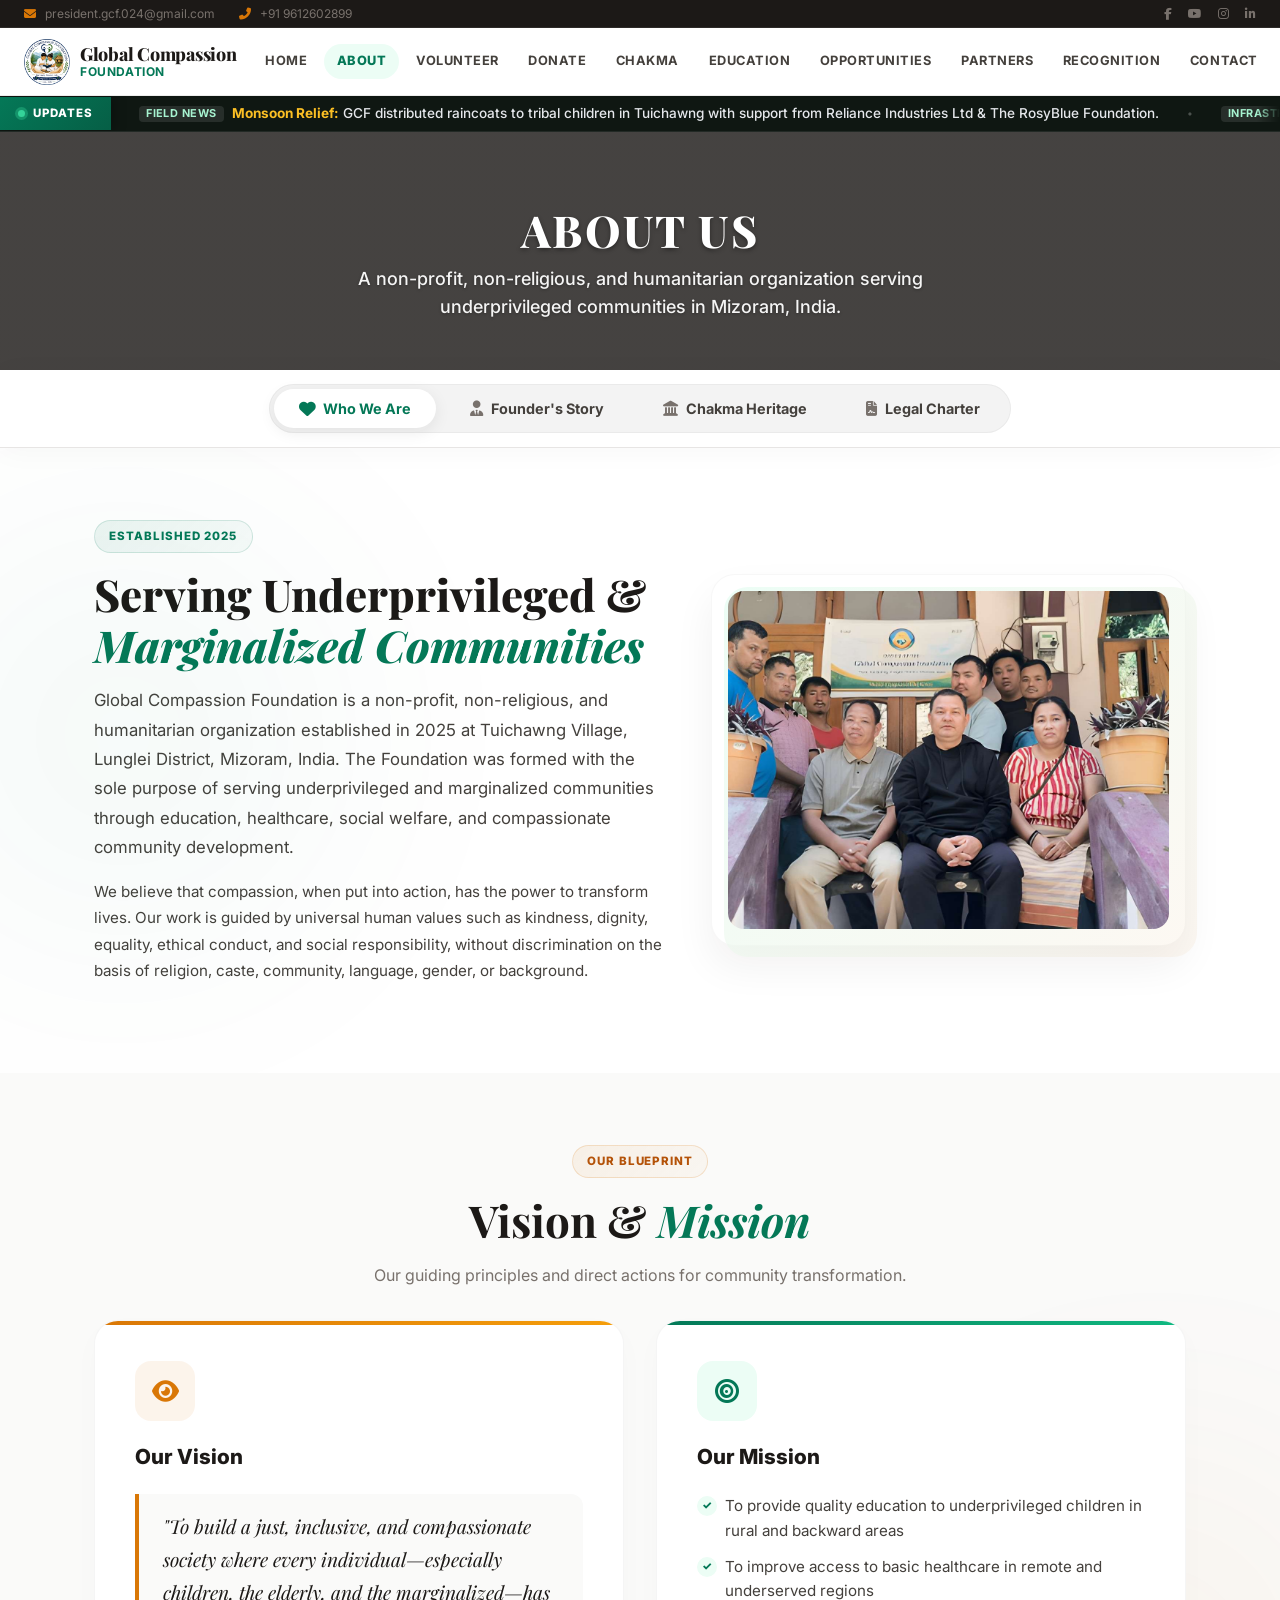
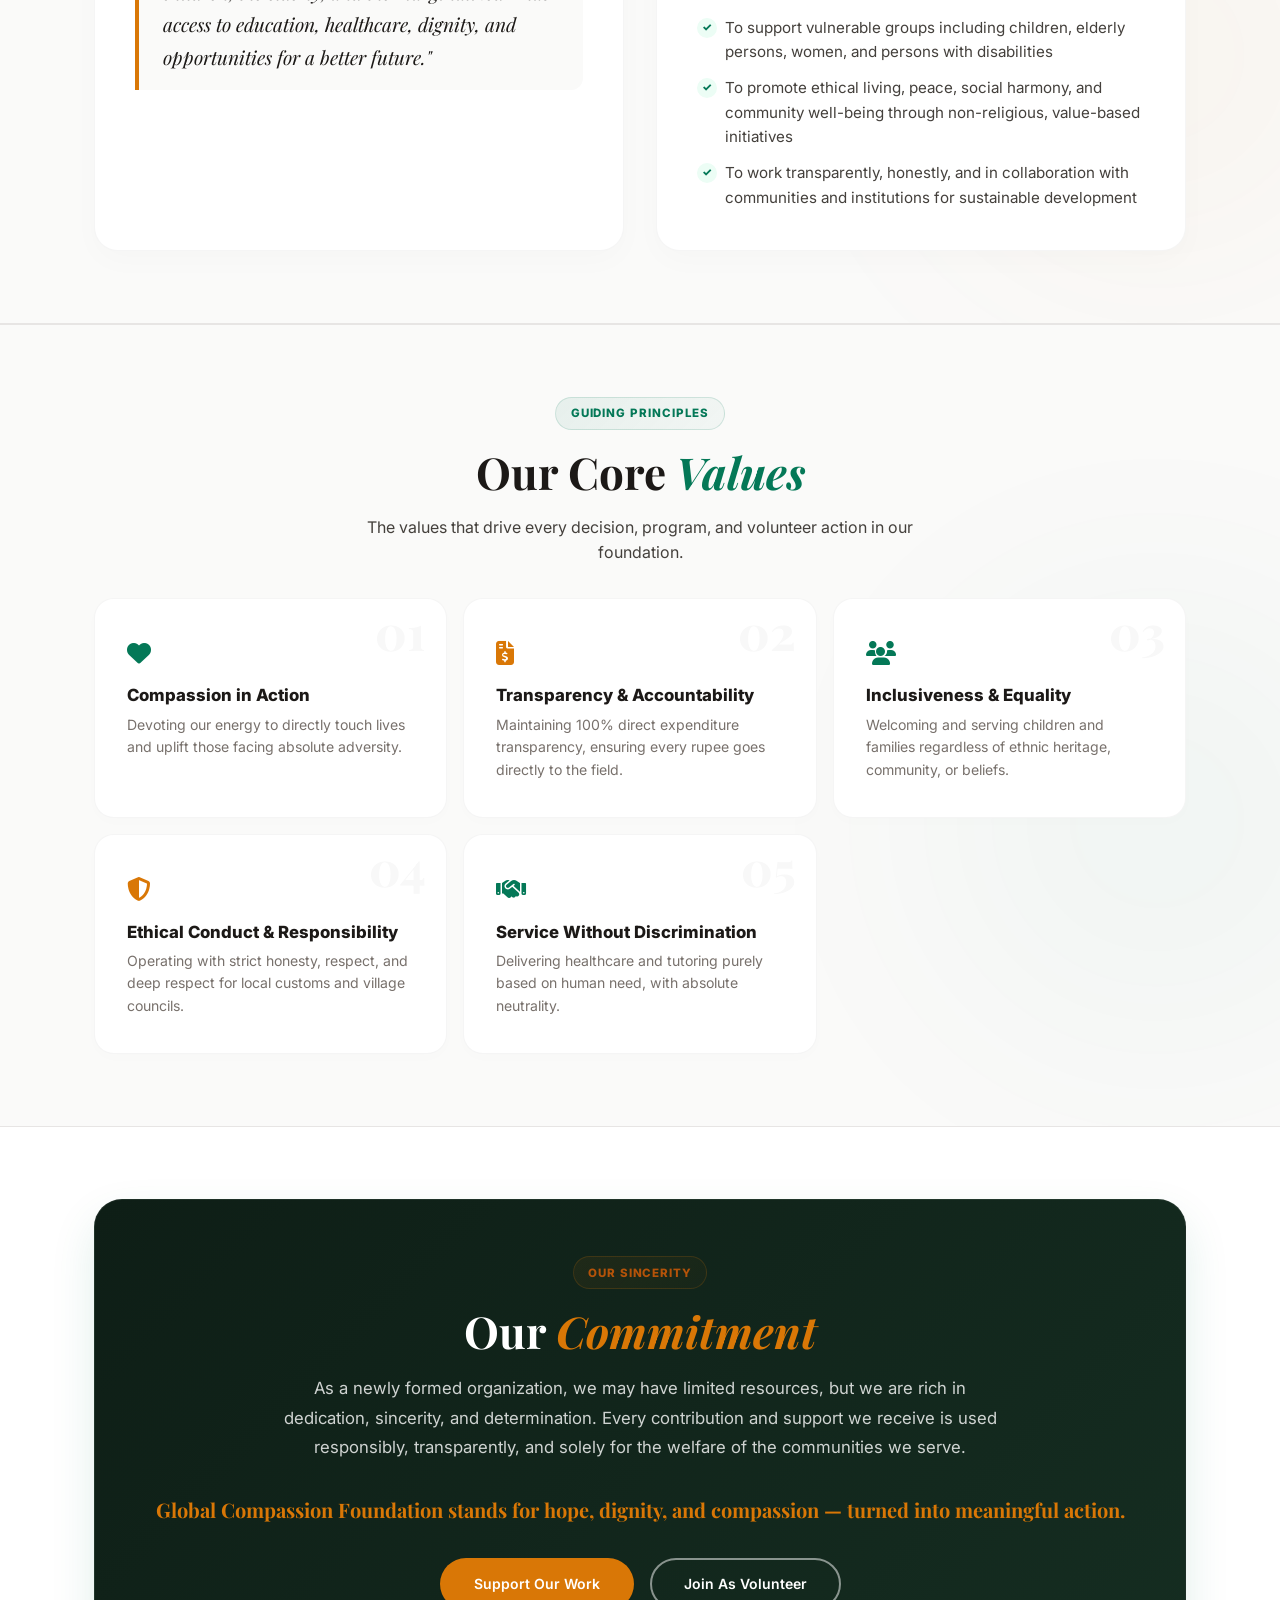
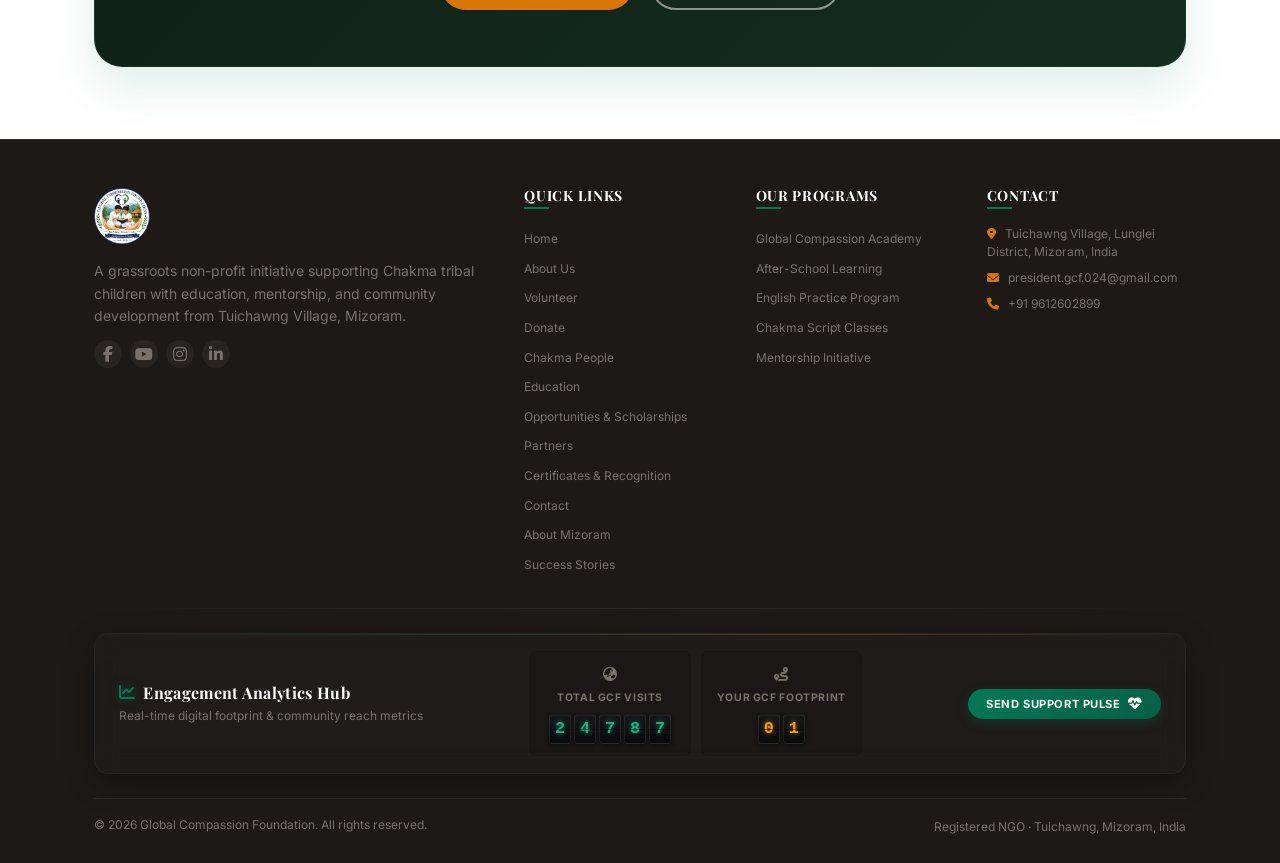
<file: about.html>
<!DOCTYPE html>
<html lang="en">

<head>
    <meta charset="UTF-8">
    <meta name="viewport" content="width=device-width, initial-scale=1.0">
    <title>About Us | Global Compassion Foundation</title>
    <meta name="description"
        content="Discover the mission, vision, values, and work of Global Compassion Foundation in Tuichawng, Mizoram, India. Led by founder Mr. Sudip Chakma to serve marginalized rural communities.">

    <!-- Favicon -->
    <link rel="icon" type="image/png" href="assets/images/hero/logo.png">

    <!-- SEO Meta Tags -->
    <meta name="keywords"
        content="GCF mission, about Global Compassion Foundation, Sudip Chakma Mizoram, charity values, NGO about us, Tuichawng community, indigenous support India">
    <meta name="robots" content="index, follow">
    <link rel="canonical" href="https://gcf-global.org/about.html">

    <!-- Open Graph / Facebook -->
    <meta property="og:type" content="website">
    <meta property="og:url" content="https://gcf-global.org/about.html">
    <meta property="og:title" content="About Us | Global Compassion Foundation">
    <meta property="og:description"
        content="Discover the mission, vision, values, and work of Global Compassion Foundation in Tuichawng, Mizoram, India. Led by founder Mr. Sudip Chakma to serve marginalized rural communities.">
        <meta property="og:site_name" content="Global Compassion Foundation">
    <meta property="og:image" content="https://gcf-global.org/assets/images/hero/og_share.jpg">
    <meta property="og:image:secure_url" content="https://gcf-global.org/assets/images/hero/og_share.jpg">
    <meta property="og:image:type" content="image/jpeg">
    <meta property="og:image:width" content="1200">
    <meta property="og:image:height" content="630">
    <meta property="og:image:alt" content="Global Compassion Foundation - Mizoram">

    <!-- Twitter -->
    <meta property="twitter:card" content="summary_large_image">
    <meta property="twitter:url" content="https://gcf-global.org/about.html">
    <meta property="twitter:title" content="About Us | Global Compassion Foundation">
    <meta property="twitter:description"
        content="Discover the mission, vision, values, and work of Global Compassion Foundation in Tuichawng, Mizoram, India. Led by founder Mr. Sudip Chakma to serve marginalized rural communities.">
    <meta property="twitter:image" content="https://gcf-global.org/assets/images/hero/og_share.jpg">
    <link rel="image_src" href="https://gcf-global.org/assets/images/hero/og_share.jpg">

    <!-- Resource Hints -->
    <link rel="preconnect" href="https://cdnjs.cloudflare.com">
    <link rel="preconnect" href="https://fonts.googleapis.com">
    <link rel="preconnect" href="https://fonts.gstatic.com" crossorigin>

    <link rel="stylesheet" href="css/variables.css?v=3.1">
    <link rel="stylesheet" href="css/main.css?v=3.1">
    <link rel="stylesheet" href="css/layout.css?v=3.1">
    <link rel="stylesheet" href="https://cdnjs.cloudflare.com/ajax/libs/font-awesome/6.4.0/css/all.min.css">
    <style>
        /* Page-specific premium styles */
        .section-relative {
            position: relative;
            overflow: hidden;
            padding: var(--space-3xl) 0;
        }

        .glow-blob {
            position: absolute;
            width: 450px;
            height: 450px;
            border-radius: 50%;
            filter: blur(130px);
            opacity: 0.04;
            z-index: 0;
            pointer-events: none;
            transition: all 0.6s ease-in-out;
        }

        .glow-emerald {
            background-color: var(--secondary);
        }

        .glow-amber {
            background-color: var(--brand-accent);
        }

        /* Premium Badge */
        .badge-premium {
            display: inline-flex;
            align-items: center;
            gap: 6px;
            background: linear-gradient(135deg, rgba(4, 120, 87, 0.08) 0%, rgba(4, 120, 87, 0.03) 100%);
            border: 1px solid rgba(4, 120, 87, 0.15);
            color: var(--secondary);
            font-size: 0.72rem;
            font-weight: 800;
            padding: 0.4rem 0.9rem;
            border-radius: 99px;
            text-transform: uppercase;
            letter-spacing: 0.08em;
            margin-bottom: var(--space-md);
        }

        .badge-premium.amber {
            background: linear-gradient(135deg, rgba(217, 119, 6, 0.08) 0%, rgba(217, 119, 6, 0.03) 100%);
            border-color: rgba(217, 119, 6, 0.18);
            color: var(--brand-accent-hover);
        }

        /* Editorial Split Layout */
        .editorial-grid {
            display: grid;
            grid-template-columns: 1fr;
            gap: var(--space-2xl);
            align-items: center;
        }

        @media (min-width: 992px) {
            .editorial-grid {
                grid-template-columns: 1.2fr 1fr;
            }

            .editorial-grid.reverse {
                grid-template-columns: 1fr 1.2fr;
            }
        }

        .editorial-text h2 {
            font-family: var(--font-heading);
            font-size: clamp(2rem, 4vw, 2.75rem);
            font-weight: 800;
            color: var(--primary);
            line-height: 1.15;
            margin-bottom: var(--space-md);
        }

        .editorial-text h2 span {
            color: var(--secondary);
            font-style: italic;
        }

        .editorial-text p {
            font-size: 1.05rem;
            line-height: 1.75;
            color: var(--text-muted);
            margin-bottom: var(--space-md);
        }

        /* Upgraded Polaroid image style */
        .polaroid-frame {
            position: relative;
            background: white;
            padding: 16px;
            border-radius: 24px;
            box-shadow: 0 20px 40px rgba(28, 25, 23, 0.06);
            border: 1px solid rgba(0, 0, 0, 0.03);
            transition: all 0.5s cubic-bezier(0.16, 1, 0.3, 1);
            z-index: 2;
        }

        .polaroid-frame::before {
            content: '';
            position: absolute;
            top: 12px;
            left: 12px;
            right: -12px;
            bottom: -12px;
            background: linear-gradient(135deg, var(--secondary-light), rgba(217, 119, 6, 0.05));
            border-radius: 24px;
            z-index: -1;
            transition: all 0.5s cubic-bezier(0.16, 1, 0.3, 1);
        }

        .polaroid-frame:hover {
            transform: translateY(-8px) scale(1.01);
            box-shadow: 0 30px 60px rgba(28, 25, 23, 0.1);
        }

        .polaroid-frame:hover::before {
            transform: translate(-6px, -6px);
        }

        .polaroid-frame img {
            width: 100%;
            height: 338px;
            display: block;
            border-radius: 16px;
            object-fit: cover;
        }

        /* Sticky Tabs Navigation */
        .tabs-nav-container {
            position: sticky;
            top: 70px;
            background: rgba(255, 255, 255, 0.94);
            backdrop-filter: blur(20px);
            -webkit-backdrop-filter: blur(20px);
            z-index: 90;
            border-bottom: 1px solid var(--border-light);
            box-shadow: 0 4px 30px rgba(28, 25, 23, 0.03);
            transition: all 0.3s ease;
            padding: 0.85rem 0;
        }

        .tabs-nav-wrapper {
            display: flex;
            justify-content: center;
            gap: 8px;
            padding: 4px;
            background: rgba(28, 25, 23, 0.05);
            border-radius: 999px;
            border: 1px solid rgba(0, 0, 0, 0.04);
            max-width: max-content;
            margin: 0 auto;
        }

        .tab-nav-btn {
            display: inline-flex;
            align-items: center;
            gap: 8px;
            background: transparent;
            border: none;
            padding: 0.7rem 1.6rem;
            font-family: var(--font-body);
            font-size: 0.9rem;
            font-weight: 700;
            color: var(--text-muted);
            border-radius: 999px;
            cursor: pointer;
            transition: all 0.4s cubic-bezier(0.16, 1, 0.3, 1);
            white-space: nowrap;
        }

        .tab-nav-btn i {
            font-size: 0.95rem;
            color: var(--text-light);
            transition: all 0.4s cubic-bezier(0.16, 1, 0.3, 1);
        }

        .tab-nav-btn:hover {
            color: var(--secondary);
        }

        .tab-nav-btn:hover i {
            color: var(--secondary);
            transform: translateY(-1px);
        }

        .tab-nav-btn.active {
            background-color: white;
            color: var(--secondary);
            box-shadow: 0 4px 16px rgba(28, 25, 23, 0.08);
        }

        .tab-nav-btn.active i {
            color: var(--secondary);
            transform: scale(1.1);
        }

        @media (max-width: 768px) {
            .tabs-nav-container {
                padding: 0.6rem 0;
            }

            .tabs-nav-wrapper {
                display: grid;
                grid-template-columns: 1fr 1fr;
                gap: 8px;
                border-radius: 16px;
                max-width: 100%;
                width: calc(100% - 32px);
                margin: 0 16px;
                padding: 8px;
                background: rgba(28, 25, 23, 0.05);
            }

            .tab-nav-btn {
                justify-content: center;
                padding: 0.75rem 0.5rem;
                font-size: 0.8rem;
                border-radius: 10px;
                background: rgba(255, 255, 255, 0.4);
                transition: all 0.3s ease;
                white-space: normal;
                text-align: center;
            }

            .tab-nav-btn.active {
                background-color: white;
                box-shadow: 0 4px 12px rgba(28, 25, 23, 0.1);
            }
        }

        .tab-content {
            display: none;
            opacity: 0;
            transform: translateY(12px);
            transition: opacity 0.35s cubic-bezier(0.16, 1, 0.3, 1), transform 0.35s cubic-bezier(0.16, 1, 0.3, 1);
        }

        .tab-content.active {
            display: block;
            opacity: 1;
            transform: translateY(0);
        }

        /* Modern V&M Cards Grid */
        .vm-grid {
            display: grid;
            grid-template-columns: 1fr;
            gap: var(--space-xl);
            margin-top: var(--space-xl);
        }

        @media (min-width: 768px) {
            .vm-grid {
                grid-template-columns: 1fr 1fr;
            }
        }

        .vm-card {
            background: white;
            border-radius: 24px;
            border: 1px solid rgba(0, 0, 0, 0.04);
            padding: 2.5rem;
            box-shadow: 0 10px 30px rgba(28, 25, 23, 0.02);
            transition: all 0.4s cubic-bezier(0.16, 1, 0.3, 1);
            position: relative;
            overflow: hidden;
            display: flex;
            flex-direction: column;
        }

        .vm-card::before {
            content: '';
            position: absolute;
            top: 0;
            left: 0;
            width: 100%;
            height: 4px;
            background: var(--accent-gradient);
        }

        .vm-card:hover {
            transform: translateY(-8px);
            box-shadow: 0 20px 40px rgba(28, 25, 23, 0.06);
            border-color: rgba(0, 0, 0, 0.06);
        }

        .vm-icon-box {
            width: 60px;
            height: 60px;
            border-radius: 16px;
            display: flex;
            align-items: center;
            justify-content: center;
            font-size: 1.5rem;
            margin-bottom: var(--space-lg);
            background: var(--bg-accent-light);
            color: var(--accent-color);
            transition: all 0.4s ease;
        }

        .vm-card:hover .vm-icon-box {
            transform: scale(1.1) rotate(4deg);
            background: var(--accent-color);
            color: white;
        }

        .vm-statement {
            font-family: var(--font-heading);
            font-size: 1.2rem;
            line-height: 1.7;
            color: var(--text-main);
            font-style: italic;
            background-color: var(--bg-offset);
            border-left: 4px solid var(--brand-accent);
            border-radius: 0 12px 12px 0;
            padding: var(--space-md) var(--space-lg);
            margin-top: var(--space-md);
        }

        .vm-card ul {
            list-style: none;
            padding: 0;
            margin: var(--space-md) 0 0 0;
            display: flex;
            flex-direction: column;
            gap: 12px;
        }

        .vm-card li {
            position: relative;
            padding-left: 28px;
            font-size: 0.95rem;
            line-height: 1.6;
            color: var(--text-muted);
        }

        .vm-card li::before {
            content: '✓';
            position: absolute;
            left: 0;
            top: 2px;
            width: 20px;
            height: 20px;
            background: var(--secondary-light);
            color: var(--secondary);
            border-radius: 50%;
            display: flex;
            align-items: center;
            justify-content: center;
            font-weight: 800;
            font-size: 0.7rem;
        }

        /* Modern Values Grid */
        .values-grid {
            display: grid;
            grid-template-columns: 1fr;
            gap: var(--space-md);
            margin-top: var(--space-xl);
        }

        @media (min-width: 640px) {
            .values-grid {
                grid-template-columns: repeat(2, 1fr);
            }
        }

        @media (min-width: 1024px) {
            .values-grid {
                grid-template-columns: repeat(3, 1fr);
            }
        }

        .value-card {
            background: white;
            border-radius: 20px;
            border: 1px solid rgba(0, 0, 0, 0.04);
            padding: 2.25rem 2rem;
            box-shadow: 0 4px 15px rgba(28, 25, 23, 0.01);
            transition: all 0.4s cubic-bezier(0.16, 1, 0.3, 1);
            position: relative;
            overflow: hidden;
            display: flex;
            flex-direction: column;
            gap: 8px;
        }

        .value-card:hover {
            transform: translateY(-6px);
            box-shadow: 0 16px 32px rgba(28, 25, 23, 0.06);
            border-color: var(--value-color, var(--secondary));
        }

        .value-card h4 {
            font-family: var(--font-body);
            font-weight: 800;
            font-size: 1.05rem;
            color: var(--primary);
            margin: 0;
        }

        .value-card p {
            font-size: 0.88rem;
            line-height: 1.6;
            color: var(--text-light);
            margin: 0;
        }

        .value-icon {
            font-size: 1.5rem;
            color: var(--value-color, var(--secondary));
            margin-bottom: var(--space-xs);
        }

        .value-number {
            font-size: 3rem;
            font-weight: 800;
            color: rgba(28, 25, 23, 0.03);
            position: absolute;
            top: 0.5rem;
            right: 1.25rem;
            font-family: var(--font-heading);
            line-height: 1;
            pointer-events: none;
        }

        /* Premium Dark Commitment Card */
        .commitment-banner {
            background: linear-gradient(135deg, #0e1e16 0%, #152d21 100%);
            border-radius: 28px;
            padding: 3.5rem 2.5rem;
            color: white;
            text-align: center;
            position: relative;
            overflow: hidden;
            box-shadow: 0 20px 45px rgba(4, 120, 87, 0.12);
            border: 1px solid rgba(255, 255, 255, 0.06);
        }

        .commitment-banner h2 {
            font-family: var(--font-heading);
            color: white;
            font-size: clamp(1.8rem, 3.5vw, 2.75rem);
            margin-bottom: var(--space-md);
        }

        .commitment-banner h2 span {
            color: var(--brand-accent);
            font-style: italic;
        }

        .commitment-banner p {
            color: rgba(255, 255, 255, 0.8);
            max-width: 720px;
            margin: 0 auto var(--space-xl) auto;
            font-size: 1.05rem;
            line-height: 1.75;
        }

        .commitment-buttons {
            display: flex;
            justify-content: center;
            gap: 16px;
            flex-wrap: wrap;
        }

        /* Interactive Activities Grid */
        .activity-grid {
            display: grid;
            grid-template-columns: 1fr;
            gap: var(--space-xl);
            margin-top: var(--space-xl);
        }

        @media (min-width: 640px) {
            .activity-grid {
                grid-template-columns: repeat(2, 1fr);
            }
        }

        @media (min-width: 1024px) {
            .activity-grid {
                grid-template-columns: repeat(3, 1fr);
            }
        }

        .activity-card {
            background: white;
            border-radius: 24px;
            border: 1px solid rgba(0, 0, 0, 0.04);
            padding: 2.25rem;
            box-shadow: 0 10px 25px rgba(28, 25, 23, 0.01);
            transition: all 0.4s cubic-bezier(0.16, 1, 0.3, 1);
            position: relative;
            overflow: hidden;
            display: flex;
            flex-direction: column;
            height: 100%;
        }

        .activity-card:hover {
            transform: translateY(-8px);
            box-shadow: 0 20px 40px rgba(28, 25, 23, 0.08);
            border-color: var(--card-accent-color);
        }

        .activity-card::after {
            content: '';
            position: absolute;
            top: 0;
            left: 0;
            width: 100%;
            height: 4px;
            background: var(--card-accent-color);
            opacity: 0;
            transition: opacity 0.3s ease;
        }

        .activity-card:hover::after {
            opacity: 1;
        }

        .activity-icon {
            width: 54px;
            height: 54px;
            border-radius: 14px;
            display: flex;
            align-items: center;
            justify-content: center;
            font-size: 1.3rem;
            margin-bottom: var(--space-md);
            background: var(--icon-bg);
            color: var(--card-accent-color);
            transition: all 0.4s ease;
        }

        .activity-card:hover .activity-icon {
            transform: scale(1.1) rotate(6deg);
            background: var(--card-accent-color);
            color: white;
        }

        .activity-card h4 {
            font-family: var(--font-body);
            font-weight: 800;
            font-size: 1.1rem;
            color: var(--primary);
            margin: 0 0 10px 0;
        }

        .activity-card p {
            font-size: 0.9rem;
            line-height: 1.65;
            color: var(--text-muted);
            margin: 0;
        }

        /* MoA Premium Card Container styling */
        .moa-card {
            background: white;
            border-radius: 24px;
            border: 1px solid var(--border-light);
            box-shadow: 0 12px 40px rgba(4, 120, 87, 0.05);
            overflow: hidden;
            max-width: 1000px;
            margin: 0 auto;
            transition: all 0.3s ease;
        }

        /* Modern document viewer for MoA */
        .moa-document-container {
            display: grid;
            grid-template-columns: minmax(0, 1fr);
            gap: var(--space-md);
        }

        @media (min-width: 992px) {
            .moa-document-container {
                grid-template-columns: 280px minmax(0, 1fr);
                gap: var(--space-xl);
            }
        }

        .moa-sidebar {
            position: sticky;
            top: 150px;
            background: white;
            border-radius: var(--radius-lg);
            border: 1px solid var(--border-light);
            padding: var(--space-md);
            box-shadow: var(--shadow-sm);
        }

        .moa-nav-list {
            list-style: none;
            padding: 0;
            margin: 0;
            display: flex;
            flex-direction: column;
            gap: 6px;
        }

        .moa-nav-item button {
            width: 100%;
            text-align: left;
            background: none;
            border: none;
            padding: 0.65rem 1rem;
            font-size: 0.85rem;
            font-weight: 700;
            color: var(--text-muted);
            border-radius: var(--radius-sm);
            cursor: pointer;
            transition: all 0.25s ease;
            border-left: 3px solid transparent;
        }

        .moa-nav-item button:hover {
            background: var(--bg-offset);
            color: var(--secondary);
        }

        .moa-nav-item.active button {
            background: var(--secondary-light);
            color: var(--secondary);
            border-left-color: var(--secondary);
        }

        .moa-article-content {
            display: none;
        }

        .moa-article-content.active {
            display: block;
            animation: fadeIn 0.4s ease;
        }

        @keyframes fadeIn {
            from {
                opacity: 0;
                transform: translateY(6px);
            }

            to {
                opacity: 1;
                transform: translateY(0);
            }
        }

        /* MoA responsive sidebar adaptation on smaller devices */
        @media (max-width: 991px) {
            .moa-card {
                border-radius: 16px;
                box-shadow: 0 8px 20px rgba(4, 120, 87, 0.04);
                width: 100% !important;
                box-sizing: border-box;
            }

            .moa-card>div[style*="linear-gradient"] {
                padding: 1.5rem !important;
            }

            .moa-sidebar {
                position: relative;
                top: 0;
                margin-bottom: var(--space-md);
                padding: var(--space-xs) 0;
                background: transparent;
                border: none;
                box-shadow: none;
                width: 100%;
                min-width: 0;
                overflow: hidden;
            }

            .moa-nav-list {
                flex-direction: row;
                overflow-x: auto;
                scrollbar-width: none;
                -ms-overflow-style: none;
                gap: 8px;
                padding: 4px 0;
                width: 100%;
                -webkit-overflow-scrolling: touch;
            }

            .moa-nav-list::-webkit-scrollbar {
                display: none;
            }

            .moa-nav-item {
                flex: 0 0 auto;
            }

            .moa-nav-item button {
                white-space: nowrap;
                border-left: none;
                border: 1px solid var(--border-light);
                padding: 0.65rem 1.2rem;
                border-radius: 99px;
                background: white;
                box-shadow: 0 2px 4px rgba(28, 25, 23, 0.02);
            }

            .moa-nav-item.active button {
                border-left-color: transparent;
                background: var(--secondary);
                color: white;
                border-color: var(--secondary);
                box-shadow: 0 4px 12px rgba(4, 120, 87, 0.2);
            }

            .moa-document-container {
                padding: 1rem 0.75rem !important;
                min-width: 0;
                overflow: hidden;
            }

            .moa-content-pane {
                padding: 1rem !important;
                min-width: 0;
                box-sizing: border-box;
                overflow: hidden;
            }
        }

        /* Interactive Premium Accordion Styles */
        .challenges-panel {
            display: flex;
            flex-direction: column;
            gap: 12px;
        }

        .accordion-item {
            background: white;
            border-radius: 16px;
            border: 1px solid rgba(0, 0, 0, 0.04);
            box-shadow: 0 4px 12px rgba(28, 25, 23, 0.01);
            overflow: hidden;
            transition: all 0.4s cubic-bezier(0.16, 1, 0.3, 1);
        }

        .accordion-item:hover {
            border-color: rgba(4, 120, 87, 0.15);
            box-shadow: 0 10px 24px rgba(28, 25, 23, 0.04);
        }

        .accordion-item.active {
            border-color: var(--secondary);
            box-shadow: 0 12px 30px rgba(4, 120, 87, 0.06);
        }

        .accordion-header {
            width: 100%;
            display: flex;
            justify-content: space-between;
            align-items: center;
            background: none;
            border: none;
            padding: 1.25rem 1.5rem;
            text-align: left;
            cursor: pointer;
            outline: none;
            transition: all 0.3s ease;
        }

        .accordion-header:hover {
            background-color: var(--secondary-light);
        }

        .accordion-title-group {
            display: flex;
            align-items: center;
            gap: var(--space-md);
        }

        .accordion-icon {
            width: 36px;
            height: 36px;
            border-radius: 10px;
            background: var(--secondary-light);
            color: var(--secondary);
            display: flex;
            align-items: center;
            justify-content: center;
            font-size: 1rem;
            transition: all 0.3s ease;
            flex-shrink: 0;
        }

        .accordion-item.active .accordion-icon {
            background: var(--secondary);
            color: white;
            transform: scale(1.05);
        }

        .accordion-header h4 {
            margin: 0;
            font-size: 1.05rem;
            font-weight: 800;
            color: var(--primary);
            font-family: var(--font-body);
            transition: color 0.3s ease;
            line-height: 1.3;
        }

        .accordion-item.active .accordion-header h4 {
            color: var(--secondary);
        }

        .accordion-chevron {
            font-size: 0.85rem;
            color: var(--text-light);
            transition: transform 0.4s cubic-bezier(0.16, 1, 0.3, 1), color 0.3s ease;
            margin-left: var(--space-xs);
        }

        .accordion-item.active .accordion-chevron {
            transform: rotate(180deg);
            color: var(--secondary);
        }

        .accordion-collapse {
            display: grid;
            grid-template-rows: 0fr;
            transition: grid-template-rows 0.4s cubic-bezier(0.16, 1, 0.3, 1);
        }

        .accordion-item.active .accordion-collapse {
            grid-template-rows: 1fr;
        }

        .accordion-body {
            overflow: hidden;
        }

        .accordion-body-content {
            padding: 0 1.5rem 1.5rem calc(1.5rem + 48px);
            font-size: 0.92rem;
            line-height: 1.7;
            color: var(--text-muted);
        }

        .accordion-body-content p {
            margin-bottom: var(--space-xs);
        }

        .accordion-body-content ul {
            margin-top: 10px;
            margin-bottom: 0;
            padding-left: 0;
            list-style: none;
            display: flex;
            flex-direction: column;
            gap: 8px;
        }

        .accordion-body-content li {
            position: relative;
            padding-left: 1.5rem;
            color: var(--text-muted);
            font-size: 0.88rem !important;
            margin-bottom: 0 !important;
        }

        .accordion-body-content li::before {
            content: "•";
            position: absolute;
            left: 4px;
            color: var(--brand-accent);
            font-weight: bold;
            font-size: 1.2rem;
            line-height: 1;
        }

        /* High-end MoA Objects and Tables */
        .moa-obj-item {
            display: flex;
            gap: var(--space-md);
            padding: 1.25rem 1.5rem;
            background: white;
            border: 1px solid rgba(0, 0, 0, 0.03);
            border-radius: 16px;
            box-shadow: 0 4px 10px rgba(0, 0, 0, 0.01);
            transition: all 0.3s cubic-bezier(0.16, 1, 0.3, 1);
        }

        .moa-obj-item:hover {
            transform: translateY(-2px);
            border-color: rgba(4, 120, 87, 0.12);
            box-shadow: 0 8px 20px rgba(4, 120, 87, 0.04);
        }

        .moa-obj-item span {
            min-width: 28px;
            height: 28px;
            border-radius: 50%;
            background: var(--secondary-light);
            color: var(--secondary);
            font-size: 0.75rem;
            font-weight: 800;
            display: flex;
            align-items: center;
            justify-content: center;
            flex-shrink: 0;
            margin-top: 2px;
            border: 1px solid rgba(4, 120, 87, 0.1);
        }

        .moa-obj-item:hover span {
            background: var(--secondary);
            color: white;
            box-shadow: 0 4px 10px rgba(4, 120, 87, 0.2);
        }

        /* Premium Dashboard Tables for MoA */
        .moa-content-pane table {
            width: 100%;
            border-collapse: separate !important;
            border-spacing: 0;
            border-radius: 12px;
            overflow: hidden;
            border: 1px solid var(--border-light);
        }

        .moa-content-pane th {
            background: linear-gradient(135deg, #0f2d1c, #1a4a2e) !important;
            color: white !important;
            font-weight: 700;
            font-size: 0.72rem;
            letter-spacing: 0.08em;
            text-transform: uppercase;
            padding: 1.15rem 1rem !important;
            border: none;
        }

        .moa-content-pane td {
            padding: 1.15rem 1rem !important;
            border-bottom: 1px solid var(--border-light) !important;
            color: var(--text-muted) !important;
            background: white;
            transition: all 0.25s ease;
        }

        .moa-content-pane tr:last-child td {
            border-bottom: none !important;
        }

        .moa-content-pane tr:hover td {
            background-color: var(--bg-offset) !important;
            color: var(--primary) !important;
        }


        /* High-end Member Profiles Grid inside MoA */
        .moa-members-grid {
            display: grid;
            grid-template-columns: 1fr;
            gap: 20px;
            margin-top: 1.5rem;
        }

        @media (min-width: 640px) {
            .moa-members-grid {
                grid-template-columns: repeat(2, 1fr);
            }
        }

        @media (min-width: 1200px) {
            .moa-members-grid {
                grid-template-columns: repeat(3, 1fr);
            }
        }

        .moa-member-card {
            background: #ffffff;
            border: 1px solid #e5e7eb;
            border-radius: 14px;
            padding: 1.75rem 1.25rem;
            display: flex;
            flex-direction: column;
            align-items: center;
            text-align: center;
            box-shadow: 0 4px 10px rgba(0, 0, 0, 0.02);
            transition: all 0.3s cubic-bezier(0.16, 1, 0.3, 1);
            position: relative;
        }

        .moa-member-card:hover {
            transform: translateY(-4px);
            box-shadow: 0 12px 24px rgba(4, 120, 87, 0.08);
            border-color: rgba(4, 120, 87, 0.25);
        }

        /* Hide the avatar image/icon placeholder as requested */
        .member-avatar {
            display: none;
        }

        .leader-photo-avatar {
            width: 58px;
            height: 58px;
            border-radius: 50%;
            object-fit: cover;
            object-position: center top;
            border: 2px solid var(--secondary);
            margin-bottom: 8px;
            box-shadow: 0 4px 10px rgba(0, 0, 0, 0.08);
            display: block;
        }

        .member-info {
            width: 100%;
            display: flex;
            flex-direction: column;
            align-items: center;
            gap: 4px;
        }

        .member-info h5 {
            margin: 0;
            font-family: var(--font-body);
            font-size: 1.05rem;
            font-weight: 700;
            color: var(--primary);
            line-height: 1.35;
        }

        .member-badge {
            font-size: 0.72rem;
            font-weight: 700;
            text-transform: uppercase;
            letter-spacing: 0.08em;
            margin: 4px 0 10px 0;
            color: var(--secondary);
        }

        /* Customize designation label color */
        .member-badge.president {
            color: #047857;
        }

        .member-badge.vice-president {
            color: #b45309;
        }

        .member-badge.general-secretary {
            color: #047857;
        }

        .member-badge.treasurer {
            color: #b45309;
        }

        .member-badge.financial-secretary {
            color: #475569;
        }

        .member-badge.asst-secretary {
            color: #475569;
        }

        .member-badge.executive-member {
            color: #64748b;
            font-size: 0.68rem;
        }

        /* Accent separator line under the name & title */
        .member-info::after {
            content: '';
            width: 32px;
            height: 2px;
            background-color: var(--brand-accent);
            margin: 2px 0 12px 0;
            opacity: 0.8;
        }

        .member-meta {
            display: flex;
            flex-direction: column;
            align-items: center;
            gap: 4px;
            width: 100%;
        }

        .member-meta p {
            margin: 0;
            font-size: 0.8rem;
            color: var(--text-muted);
            display: flex;
            align-items: center;
            justify-content: center;
            gap: 6px;
            font-weight: 500;
        }

        /* Hide descriptive icon tags inside metadata */
        .member-meta p i {
            display: none;
        }

        /* Responsive Signatories Container */
        .moa-signatures-block {
            background: #f0fdf4;
            border: 1px solid #bbf7d0;
            border-radius: 14px;
            padding: 1.25rem 1.15rem;
        }

        .moa-signatures-grid {
            display: grid;
            grid-template-columns: 1fr;
            gap: 1.5rem;
        }

        @media (min-width: 640px) {
            .moa-signatures-block {
                padding: 1.75rem 2rem;
            }

            .moa-signatures-grid {
                grid-template-columns: 1fr 1fr;
                gap: 2rem;
            }
        }

        /* Adjust layout structure for heritage cards */
        @media (max-width: 991px) {
            .editorial-grid.reverse {
                display: flex;
                flex-direction: column-reverse;
                gap: 1.5rem;
            }
        }
    </style>

    <!-- JSON-LD Structured Data for Google -->
    <script type="application/ld+json">
    {
      "@context": "https://schema.org",
      "@graph": [
        {
          "@type": "BreadcrumbList",
          "itemListElement": [
            {
              "@type": "ListItem",
              "position": 1,
              "name": "Home",
              "item": "https://gcf-global.org/index.html"
            },
            {
              "@type": "ListItem",
              "position": 2,
              "name": "About Us",
              "item": "https://gcf-global.org/about.html"
            }
          ]
        },
        {
          "@context": "https://schema.org",
          "@type": "AboutPage",
          "url": "https://gcf-global.org/about.html",
          "mainEntityOfPage": "https://gcf-global.org/about.html",
          "name": "About Us",
          "headline": "About Us | Global Compassion Foundation",
          "description": "Learn about the mission, vision, values, and the executive board of Global Compassion Foundation.",
          "publisher": {
            "@type": "NonprofitOrganization",
            "name": "Global Compassion Foundation",
            "logo": {
              "@type": "ImageObject",
              "url": "https://gcf-global.org/assets/images/hero/logo.png"
            }
          }
        }
      ]
    }
    </script>
</head>

<body>

    <!-- Top Utility Bar -->
    <div class="top-bar">
        <div class="container">
            <div class="top-bar-contact">
                <span><i class="fas fa-envelope"></i> president.gcf.024@gmail.com</span>
                <span><i class="fas fa-phone-alt"></i> +91 9612602899</span>
            </div>
            <div class="top-bar-socials">
                <a href="https://www.facebook.com/share/1D7DtNhzAA/" target="_blank" rel="noopener noreferrer"
                    aria-label="Facebook"><i class="fab fa-facebook-f"></i></a>
                <a href="https://www.youtube.com/@gcf_global" target="_blank" rel="noopener noreferrer"
                    aria-label="YouTube"><i class="fab fa-youtube"></i></a>
                <a href="https://www.instagram.com/globalcompassionfoundation?igsh=dmpzOXl4aHc1aDJr#" target="_blank"
                    rel="noopener noreferrer" aria-label="Instagram"><i class="fab fa-instagram"></i></a>
                <a href="https://www.linkedin.com/in/global-compassion-foundation-73364a177/" target="_blank"
                    rel="noopener noreferrer" aria-label="LinkedIn"><i class="fab fa-linkedin-in"></i></a>
            </div>
        </div>
    </div>

    <!-- Main Header -->
    <header class="site-header" id="main-header">
        <div class="container">
            <a href="index.html" class="logo-link" id="logo">
                <img src="assets/images/hero/logo.png" alt="Global Compassion Foundation Logo">
                <span class="logo-text">Global Compassion <span>Foundation</span></span>
            </a>

            <button class="mobile-nav-toggle" aria-label="Toggle Navigation Menu" aria-expanded="false"
                id="menu-toggle">
                <span class="line"></span>
                <span class="line"></span>
                <span class="line"></span>
            </button>

            <nav class="main-nav" id="navigation-menu">
                <ul class="nav-list">
                    <li><a href="index.html" class="nav-link">Home</a></li>
                    <li><a href="about.html" class="nav-link active">About</a></li>
                    <li><a href="volunteer.html" class="nav-link">Volunteer</a></li>
                    <li><a href="donate.html" class="nav-link">Donate</a></li>
                    <li><a href="chakma.html" class="nav-link">Chakma</a></li>
                    <li><a href="education.html" class="nav-link">Education</a></li>
                    <li><a href="opportunities.html" class="nav-link">Opportunities</a></li>
                    <li><a href="partners.html" class="nav-link">Partners</a></li>
                    <li><a href="certificates.html" class="nav-link">Recognition</a></li>
                    <li><a href="contact.html" class="nav-link">Contact</a></li>
                </ul>
                <a href="donate.html" class="btn btn-secondary"
                    style="font-size: var(--text-xs); text-transform: uppercase; letter-spacing: 0.05em; padding: 0.5rem 1.25rem; border-radius: var(--radius-full);">Donate</a>
            </nav>
        </div>
    </header>

    <!-- Announcement Marquee Ticker Bar -->
    <div class="gcf-marquee-bar" aria-label="Latest Announcements and News Ticker">
        <div class="gcf-marquee-inner">
            <div class="gcf-marquee-label">
                <span class="live-dot" aria-hidden="true"></span>
                <span>Updates</span>
            </div>
            <div class="gcf-marquee-track">
                <div class="gcf-marquee-content">
                    <a href="index.html#latest-updates" class="gcf-marquee-item">
                        <span class="item-tag">Field News</span>
                        <span><strong>Monsoon Relief:</strong> GCF distributed raincoats to tribal children in Tuichawng with support from Reliance Industries Ltd &amp; The RosyBlue Foundation.</span>
                    </a>
                    <span class="gcf-marquee-sep">•</span>
                    <a href="index.html#projects" class="gcf-marquee-item">
                        <span class="item-tag">Infrastructure</span>
                        <span><strong>Water Project:</strong> Ruma gravity aqueduct pipeline reaches 95% completion, delivering fresh highland spring water!</span>
                    </a>
                    <span class="gcf-marquee-sep">•</span>
                    <a href="chakma.html" class="gcf-marquee-item">
                        <span class="item-tag">Education</span>
                        <span><strong>Tribal Literacy:</strong> Native Chakma script literacy classes active across 12 villages.</span>
                    </a>
                    <span class="gcf-marquee-sep">•</span>
                    <a href="index.html#about-teaser" class="gcf-marquee-item">
                        <span class="item-tag">Transparency</span>
                        <span><strong>100% Direct Impact:</strong> Zero bureaucracy, 100% of contributions deploy straight to field projects.</span>
                    </a>
                    <span class="gcf-marquee-sep">•</span>
                    <!-- Duplicate for infinite seamless scroll loop -->
                    <a href="index.html#latest-updates" class="gcf-marquee-item">
                        <span class="item-tag">Field News</span>
                        <span><strong>Monsoon Relief:</strong> GCF distributed raincoats to tribal children in Tuichawng with support from Reliance Industries Ltd &amp; The RosyBlue Foundation.</span>
                    </a>
                    <span class="gcf-marquee-sep">•</span>
                    <a href="index.html#projects" class="gcf-marquee-item">
                        <span class="item-tag">Infrastructure</span>
                        <span><strong>Water Project:</strong> Ruma gravity aqueduct pipeline reaches 95% completion, delivering fresh highland spring water!</span>
                    </a>
                    <span class="gcf-marquee-sep">•</span>
                    <a href="chakma.html" class="gcf-marquee-item">
                        <span class="item-tag">Education</span>
                        <span><strong>Tribal Literacy:</strong> Native Chakma script literacy classes active across 12 villages.</span>
                    </a>
                    <span class="gcf-marquee-sep">•</span>
                    <a href="index.html#about-teaser" class="gcf-marquee-item">
                        <span class="item-tag">Transparency</span>
                        <span><strong>100% Direct Impact:</strong> Zero bureaucracy, 100% of contributions deploy straight to field projects.</span>
                    </a>
                    <span class="gcf-marquee-sep">•</span>
                </div>
            </div>
        </div>
    </div>

    <!-- Subpage Hero Banner -->
    <div class="subpage-hero hero-about">
        <div class="container">
            <h1
                style="text-transform: uppercase; font-size: var(--text-4xl); font-weight: 800; letter-spacing: 0.05em; text-shadow: 0 2px 4px rgba(0,0,0,0.4);">
                About Us</h1>
            <p
                style="max-width: 650px; margin: 0 auto; font-size: var(--text-lg); text-shadow: 0 1px 3px rgba(0,0,0,0.3); color: rgba(255,255,255,0.95); font-weight: 500;">
                A non-profit, non-religious, and humanitarian organization serving underprivileged communities in
                Mizoram, India.
            </p>
        </div>
    </div>

    <!-- Main Content -->
    <main>

        <!-- Interactive Sticky Tabs Navigation -->
        <div class="tabs-nav-container">
            <div class="container">
                <div class="tabs-nav-wrapper">
                    <button class="tab-nav-btn active" data-tab="identity">
                        <i class="fas fa-heart"></i>
                        <span>Who We Are</span>
                    </button>
                    <button class="tab-nav-btn" data-tab="founder">
                        <i class="fas fa-user-tie"></i>
                        <span>Founder's Story</span>
                    </button>
                    <button class="tab-nav-btn" data-tab="heritage">
                        <i class="fas fa-landmark"></i>
                        <span>Chakma Heritage</span>
                    </button>
                    <button class="tab-nav-btn" data-tab="legal">
                        <i class="fas fa-file-contract"></i>
                        <span>Legal Charter</span>
                    </button>
                </div>
            </div>
        </div>

        <!-- TAB CONTENT: Who We Are -->
        <div id="tab-identity" class="tab-content active">

            <!-- Section 1: About GCF (Intro Split Block) -->
            <section class="section-relative">
                <div class="glow-blob glow-emerald" style="top: 10%; left: -8%;"></div>
                <div class="container">
                    <div class="editorial-grid">
                        <div class="editorial-text">
                            <span class="badge-premium">Established 2025</span>
                            <h2>Serving Underprivileged & <span>Marginalized Communities</span></h2>
                            <p>
                                Global Compassion Foundation is a non-profit, non-religious, and humanitarian
                                organization established in 2025 at Tuichawng Village, Lunglei District, Mizoram, India.
                                The Foundation was formed with the sole purpose of serving underprivileged and
                                marginalized communities through education, healthcare, social welfare, and
                                compassionate community development.
                            </p>
                            <p style="color: var(--text-muted); font-size: 0.95rem;">
                                We believe that compassion, when put into action, has the power to transform lives. Our
                                work is guided by universal human values such as kindness, dignity, equality, ethical
                                conduct, and social responsibility, without discrimination on the basis of religion,
                                caste, community, language, gender, or background.
                            </p>
                        </div>

                        <div class="polaroid-frame">
                            <img src="assets/images/about/about.jpeg"
                                alt="Compassion in Action - Small plants and seedlings in hands representing growth and community welfare" loading="lazy">
                        </div>
                    </div>
                </div>
            </section>

            <!-- Section 2: Vision & Mission Side-by-Side Cards -->
            <section class="section-relative"
                style="background-color: var(--bg-offset); border-bottom: 1px solid var(--border-light);">
                <div class="glow-blob glow-amber" style="bottom: 5%; right: -8%;"></div>
                <div class="container">
                    <div class="section-header">
                        <span class="badge-premium amber">Our Blueprint</span>
                        <h2>Vision & <span>Mission</span></h2>
                        <p style="max-width: 600px; margin: 0 auto; color: var(--text-light);">Our guiding principles
                            and direct actions for community transformation.</p>
                    </div>

                    <div class="vm-grid">
                        <!-- Vision Card -->
                        <div class="vm-card"
                            style="--accent-gradient: linear-gradient(90deg, #d97706, #f59e0b); --bg-accent-light: rgba(217,119,6,0.08); --accent-color: var(--brand-accent);">
                            <div class="vm-icon-box">
                                <i class="fas fa-eye"></i>
                            </div>
                            <h3
                                style="font-family: var(--font-body); font-weight: 800; font-size: 1.3rem; color: var(--primary);">
                                Our Vision</h3>
                            <div class="vm-statement">
                                "To build a just, inclusive, and compassionate society where every individual—especially
                                children, the elderly, and the marginalized—has access to education, healthcare,
                                dignity, and opportunities for a better future."
                            </div>
                        </div>

                        <!-- Mission Card -->
                        <div class="vm-card"
                            style="--accent-gradient: linear-gradient(90deg, #047857, #10b981); --bg-accent-light: var(--secondary-light); --accent-color: var(--secondary);">
                            <div class="vm-icon-box">
                                <i class="fas fa-bullseye"></i>
                            </div>
                            <h3
                                style="font-family: var(--font-body); font-weight: 800; font-size: 1.3rem; color: var(--primary);">
                                Our Mission</h3>
                            <ul>
                                <li>To provide quality education to underprivileged children in rural and backward areas
                                </li>
                                <li>To improve access to basic healthcare in remote and underserved regions</li>
                                <li>To support vulnerable groups including children, elderly persons, women, and persons
                                    with disabilities</li>
                                <li>To promote ethical living, peace, social harmony, and community well-being through
                                    non-religious, value-based initiatives</li>
                                <li>To work transparently, honestly, and in collaboration with communities and
                                    institutions for sustainable development</li>
                            </ul>
                        </div>
                    </div>
                </div>
            </section>

            <!-- Section 4: Our Core Values (6-Card Grid on Offset Background) -->
            <section class="section-relative"
                style="background-color: var(--bg-offset); color: var(--text-main); border-top: 1px solid var(--border-light); border-bottom: 1px solid var(--border-light);">
                <div class="glow-blob glow-emerald" style="bottom: 10%; right: -8%;"></div>
                <div class="container">
                    <div class="section-header">
                        <span class="badge-premium">Guiding Principles</span>
                        <h2>Our Core <span>Values</span></h2>
                        <p style="max-width: 600px; margin: 0 auto; color: var(--text-muted);">The values that drive
                            every decision, program, and volunteer action in our foundation.</p>
                    </div>

                    <div class="values-grid">
                        <!-- Value 1 -->
                        <div class="value-card" style="--value-color: var(--secondary);">
                            <span class="value-number">01</span>
                            <div class="value-icon"><i class="fas fa-heart"></i></div>
                            <h4>Compassion in Action</h4>
                            <p>Devoting our energy to directly touch lives and uplift those facing absolute adversity.
                            </p>
                        </div>

                        <!-- Value 2 -->
                        <div class="value-card" style="--value-color: var(--brand-accent);">
                            <span class="value-number">02</span>
                            <div class="value-icon"><i class="fas fa-file-invoice-dollar"></i></div>
                            <h4>Transparency & Accountability</h4>
                            <p>Maintaining 100% direct expenditure transparency, ensuring every rupee goes directly to
                                the field.</p>
                        </div>

                        <!-- Value 3 -->
                        <div class="value-card" style="--value-color: var(--secondary);">
                            <span class="value-number">03</span>
                            <div class="value-icon"><i class="fas fa-users"></i></div>
                            <h4>Inclusiveness & Equality</h4>
                            <p>Welcoming and serving children and families regardless of ethnic heritage, community, or
                                beliefs.</p>
                        </div>

                        <!-- Value 4 -->
                        <div class="value-card" style="--value-color: var(--brand-accent);">
                            <span class="value-number">04</span>
                            <div class="value-icon"><i class="fas fa-shield-alt"></i></div>
                            <h4>Ethical Conduct & Responsibility</h4>
                            <p>Operating with strict honesty, respect, and deep respect for local customs and village
                                councils.</p>
                        </div>

                        <!-- Value 5 -->
                        <div class="value-card" style="--value-color: var(--secondary);">
                            <span class="value-number">05</span>
                            <div class="value-icon"><i class="fas fa-handshake"></i></div>
                            <h4>Service Without Discrimination</h4>
                            <p>Delivering healthcare and tutoring purely based on human need, with absolute neutrality.
                            </p>
                        </div>
                    </div>
                </div>
            </section>

            <!-- Section 6: Our Commitment (CTA Gradient Banner) -->
            <section class="section-relative">
                <div class="container">
                    <div class="commitment-banner">
                        <span class="badge-premium amber" style="margin-bottom: var(--space-md);">Our Sincerity</span>
                        <h2>Our <span>Commitment</span></h2>
                        <p>
                            As a newly formed organization, we may have limited resources, but we are rich in
                            dedication, sincerity, and determination. Every contribution and support we receive is used
                            responsibly, transparently, and solely for the welfare of the communities we serve.
                        </p>
                        <div
                            style="font-family: var(--font-heading); font-size: 1.25rem; font-weight: 700; color: var(--brand-accent); margin-bottom: 2rem;">
                            Global Compassion Foundation stands for hope, dignity, and compassion — turned into
                            meaningful action.
                        </div>
                        <div class="commitment-buttons">
                            <a href="donate.html" class="btn btn-secondary">Support Our Work</a>
                            <a href="volunteer.html" class="btn btn-white-outline">Join As Volunteer</a>
                        </div>
                    </div>
                </div>
            </section>
        </div>

        <!-- TAB CONTENT: Founder's Story -->
        <div id="tab-founder" class="tab-content">

            <!-- Section 5: Our Founder (Dedicated Split Block) -->
            <section class="section-relative" id="founder-section"
                style="background-color: var(--bg-offset); border-top: 1px solid var(--border-light); border-bottom: 1px solid var(--border-light);">
                <div class="glow-blob glow-amber" style="top: 15%; left: -8%;"></div>
                <div class="glow-blob glow-emerald" style="bottom: 10%; right: -8%;"></div>
                <div class="container">
                    <div class="editorial-grid reverse">
                        <div style="position: relative; max-width: 380px; margin: 0 auto;">
                            <div class="polaroid-frame">
                                <img src="assets/images/hero/mailProfile.jpeg"
                                    alt="Mr. Sudip Chakma - Founder of Global Compassion Foundation with village students"
                                    style="object-position: center top; height: 390px;" loading="lazy">
                                <div
                                    style="text-align: center; font-size: var(--text-xs); color: var(--text-light); font-weight: 700; text-transform: uppercase; letter-spacing: 0.06em; margin-top: 12px;">
                                    Mr. Sudip Chakma &amp; Students</div>
                            </div>
                        </div>

                        <div>
                            <span class="badge-premium">Our Visionary</span>
                            <h2
                                style="font-family: var(--font-heading); font-size: clamp(2rem, 4vw, 2.75rem); font-weight: 800; color: var(--primary);">
                                Meet Our <span>Founder</span></h2>
                            <p style="font-weight: 600; color: var(--primary);">
                                Global Compassion Foundation was founded by Mr. Sudip Chakma, a Government Primary
                                School Teacher from Tuichawng Village and the founder of Mahabodhi Residential School,
                                Tuichawng.
                            </p>
                            <p style="font-size: 0.95rem; color: var(--text-muted);">
                                With years of experience in grassroots education and community service, he is a
                                dedicated and selfless social worker who deeply understands the challenges faced by
                                children and families in rural and marginalized areas.
                            </p>
                            <p style="font-size: 0.95rem; color: var(--text-muted);">
                                His lifelong commitment to education, social upliftment, and compassionate service
                                inspired the formation of this Foundation to serve society in a structured, transparent,
                                and sustainable manner.
                            </p>
                            <div
                                style="font-family: var(--font-heading); font-size: 1.25rem; font-style: italic; color: var(--secondary-hover); margin: 1.5rem 0; padding-left: 1.5rem; border-left: 4px solid var(--brand-accent);">
                                "Compassion in action is not just a phrase; it is the path to transforming lives. Our
                                sole purpose is to serve and empower those who have been left behind."
                            </div>
                            <div
                                style="font-family: 'Playfair Display', Georgia, serif; font-style: italic; font-size: 1.6rem; color: var(--secondary); border-bottom: 2px solid var(--brand-accent); padding-bottom: 4px; display: inline-block; font-weight: 700;">
                                Sudip Chakma</div>
                        </div>
                    </div>
                </div>
            </section>

            <!-- Section 5B: Executive Leadership - General Secretary Spotlight -->
            <section class="section-relative" id="secretary-section"
                style="background-color: white; border-bottom: 1px solid var(--border-light);">
                <div class="glow-blob glow-amber" style="top: 20%; right: -8%;"></div>
                <div class="glow-blob glow-emerald" style="bottom: 10%; left: -8%;"></div>
                <div class="container">
                    <div class="editorial-grid">
                        <div style="position: relative; max-width: 380px; margin: 0 auto;">
                            <div class="polaroid-frame">
                                <img src="assets/images/partners/rmsGCFSectory.jpeg"
                                    alt="Mr. Ramesh Kumar - General Secretary of Global Compassion Foundation"
                                    style="object-position: center top; height: 390px;" loading="lazy">
                                <div
                                    style="text-align: center; font-size: var(--text-xs); color: var(--text-light); font-weight: 700; text-transform: uppercase; letter-spacing: 0.06em; margin-top: 12px;">
                                    Mr. Ramesh Kumar &bull; Gen. Secretary</div>
                            </div>
                        </div>

                        <div>
                            <span class="badge-premium amber">Executive Leadership</span>
                            <h2
                                style="font-family: var(--font-heading); font-size: clamp(2rem, 4vw, 2.75rem); font-weight: 800; color: var(--primary);">
                                Inspiring the Community Through <span>Education &amp; Awareness</span></h2>
                            <h3 style="font-size: 1.15rem; font-weight: 700; color: var(--secondary); margin-bottom: 1rem;">
                                Mr. Ramesh Kumar — General Secretary of GCF
                            </h3>
                            <p style="font-weight: 600; color: var(--primary); font-size: 1.05rem; line-height: 1.6;">
                                Motivating villagers and children to embrace education, create better opportunities, empower future generations, and build a stronger and more compassionate community.
                            </p>
                            <p style="font-size: 0.95rem; color: var(--text-muted); line-height: 1.65;">
                                As General Secretary of Global Compassion Foundation, Mr. Ramesh Kumar spearheads grassroots awareness campaigns and community counseling drives across remote villages in Mizoram. He works closely with village councils, parents, and tribal elders to break down cultural and economic barriers to schooling.
                            </p>
                            <p style="font-size: 0.95rem; color: var(--text-muted); line-height: 1.65;">
                                Through patient guidance and persistent encouragement, he inspires marginalized families to recognize education as the most potent instrument for generational upliftment, dignity, and sustainable transformation.
                            </p>
                            <div
                                style="font-family: var(--font-heading); font-size: 1.15rem; font-style: italic; color: var(--secondary-hover); margin: 1.5rem 0; padding-left: 1.5rem; border-left: 4px solid var(--brand-accent);">
                                "Motivating villagers and children to embrace education, create better opportunities, empower future generations, and build a stronger and more compassionate community."
                            </div>
                            <div
                                style="font-family: 'Playfair Display', Georgia, serif; font-style: italic; font-size: 1.6rem; color: var(--secondary); border-bottom: 2px solid var(--brand-accent); padding-bottom: 4px; display: inline-block; font-weight: 700;">
                                Ramesh Kumar</div>
                        </div>
                    </div>
                </div>
            </section>

            <!-- Section 3: What We Do (5-Card Activities Grid) -->
            <section class="section-relative">
                <div class="glow-blob glow-amber" style="top: 10%; left: -8%;"></div>
                <div class="container">
                    <div class="section-header">
                        <span class="badge-premium">Direct Actions</span>
                        <h2>What We <span>Do</span></h2>
                        <p style="max-width: 600px; margin: 0 auto; color: var(--text-muted);">Through focus,
                            dedication, and resourcefulness, we run key programs that make a difference in remote
                            tracts.</p>
                    </div>

                    <div class="activity-grid">
                        <!-- Card 1: Education -->
                        <div class="activity-card"
                            style="--card-accent-color: var(--secondary); --icon-bg: var(--secondary-light);">
                            <div class="activity-icon">
                                <i class="fas fa-graduation-cap"></i>
                            </div>
                            <h4>Education for the Underprivileged</h4>
                            <p>
                                Education is at the heart of our work. Global Compassion Foundation aims to establish
                                and support charitable schools, hostels, and learning centers for children who lack
                                access to quality education due to poverty and geographical challenges. Our focus is on
                                ensuring that education truly reaches the child, especially in rural and marginalized
                                communities.
                            </p>
                        </div>

                        <!-- Card 2: Healthcare -->
                        <div class="activity-card"
                            style="--card-accent-color: var(--brand-accent); --icon-bg: rgba(217, 119, 6, 0.08);">
                            <div class="activity-icon">
                                <i class="fas fa-hand-holding-medical"></i>
                            </div>
                            <h4>Healthcare in Rural Areas</h4>
                            <p>
                                Many rural and remote areas suffer from inadequate healthcare facilities, long distances
                                to hospitals, shortage of medical professionals, and lack of health awareness. The
                                Foundation works towards establishing rural hospitals, primary health centers, clinics,
                                and mobile medical services to provide affordable and accessible healthcare for all.
                            </p>
                        </div>

                        <!-- Card 3: Vulnerable Care -->
                        <div class="activity-card"
                            style="--card-accent-color: var(--secondary); --icon-bg: var(--secondary-light);">
                            <div class="activity-icon">
                                <i class="fas fa-hands-helping"></i>
                            </div>
                            <h4>Care for the Vulnerable</h4>
                            <p>
                                We aim to establish and support old age homes, shelter homes, and care centers for the
                                elderly, destitute, abandoned, and other vulnerable individuals, ensuring they live with
                                dignity and care.
                            </p>
                        </div>

                        <!-- Card 4: Meditation -->
                        <div class="activity-card"
                            style="--card-accent-color: var(--brand-accent); --icon-bg: rgba(217, 119, 6, 0.08);">
                            <div class="activity-icon">
                                <i class="fas fa-spa"></i>
                            </div>
                            <h4>Meditation and Well-Being Centers</h4>
                            <p>
                                The Foundation promotes mental peace and emotional well-being through meditation and
                                mindfulness centers. Meditation, as practiced by the Foundation, is completely
                                non-religious and open to all. It is offered solely as a method to improve
                                concentration, inner peace, emotional balance, and a healthy way of life.
                            </p>
                        </div>

                        <!-- Card 5: Humanitarian activities -->
                        <div class="activity-card"
                            style="--card-accent-color: var(--secondary); --icon-bg: var(--secondary-light);">
                            <div class="activity-icon">
                                <i class="fas fa-globe-asia"></i>
                            </div>
                            <h4>Humanitarian & Community Welfare Activities</h4>
                            <p>
                                We undertake relief and rehabilitation work during natural disasters and emergencies,
                                support livelihood development, promote environmental awareness, sanitation, nutrition,
                                and community empowerment programs.
                            </p>
                        </div>
                    </div>
                </div>
            </section>

            <!-- Section: Why Our Work Matters (Sudip's inspiration vs GCF's response) -->
            <section class="section-relative"
                style="background-color: var(--bg-offset); color: var(--text-main); border-top: 1px solid var(--border-light); border-bottom: 1px solid var(--border-light);">
                <div class="glow-blob glow-emerald" style="top: 15%; right: -5%;"></div>
                <div class="container">
                    <div class="section-header">
                        <span class="badge-premium amber">Bridging the Gap</span>
                        <h2>Why GCF & Mr. Sudip Chakma's <span>Work Matters</span></h2>
                        <p style="max-width: 600px; margin: 0 auto; color: var(--text-muted);">How personal inspiration
                            translates to community empowerment and direct, on-the-ground actions.</p>
                    </div>

                    <div
                        style="display: grid; grid-template-columns: 1fr; gap: var(--space-xl); margin-top: var(--space-xl);">
                        <div
                            style="background: white; border-radius: 20px; border: 1px solid rgba(0,0,0,0.04); padding: 2rem; border-left: 5px solid var(--brand-accent);">
                            <h3
                                style="font-family: var(--font-body); font-weight: 800; font-size: 1.25rem; color: var(--brand-accent-hover); margin-bottom: 1rem;">
                                <i class="fas fa-lightbulb" style="margin-right: 8px;"></i> The Catalyst
                            </h3>
                            <p style="font-weight: 600; color: var(--primary); font-size: 0.95rem;">
                                Living within this context of educational exclusion, economic hardship, infrastructural
                                deficits, and social marginalization, Mr. Sudip Chakma was deeply moved to take action:
                            </p>
                            <ul style="list-style: none; padding: 0; display: flex; flex-direction: column; gap: 10px;">
                                <li
                                    style="position: relative; padding-left: 20px; font-size: 0.9rem; color: var(--text-muted);">
                                    <i class="fas fa-arrow-right"
                                        style="position: absolute; left: 0; top: 4px; color: var(--brand-accent); font-size: 0.8rem;"></i>
                                    Having experienced interrupted education himself, he understood firsthand how lack
                                    of opportunity can shape a person’s future.
                                </li>
                                <li
                                    style="position: relative; padding-left: 20px; font-size: 0.9rem; color: var(--text-muted);">
                                    <i class="fas fa-arrow-right"
                                        style="position: absolute; left: 0; top: 4px; color: var(--brand-accent); font-size: 0.8rem;"></i>
                                    His early teaching work and countless late nights spent connecting with supporters
                                    reflected a relentless belief that education and compassion are catalysts for
                                    change.
                                </li>
                                <li
                                    style="position: relative; padding-left: 20px; font-size: 0.9rem; color: var(--text-muted);">
                                    <i class="fas fa-arrow-right"
                                        style="position: absolute; left: 0; top: 4px; color: var(--brand-accent); font-size: 0.8rem;"></i>
                                    Observing that many Chakma children lacked access to quality schools and supportive
                                    learning environments, he devoted his life to creating alternative pathways for
                                    learning, dignity, and social upliftment.
                                </li>
                            </ul>
                        </div>

                        <div
                            style="background: white; border-radius: 20px; border: 1px solid rgba(0,0,0,0.04); padding: 2rem; border-left: 5px solid var(--secondary);">
                            <h3
                                style="font-family: var(--font-body); font-weight: 800; font-size: 1.25rem; color: var(--secondary); margin-bottom: 1rem;">
                                <i class="fas fa-shield-alt" style="margin-right: 8px;"></i> The GCF Response
                            </h3>
                            <p style="font-weight: 600; color: var(--primary); font-size: 0.95rem;">
                                Global Compassion Foundation’s core mission — especially the establishment of a
                                non-profit school for underprivileged Chakma children — is rooted in addressing these
                                lived realities:
                            </p>
                            <ul style="list-style: none; padding: 0; display: flex; flex-direction: column; gap: 10px;">
                                <li
                                    style="position: relative; padding-left: 20px; font-size: 0.9rem; color: var(--text-muted);">
                                    <i class="fas fa-check"
                                        style="position: absolute; left: 0; top: 4px; color: var(--secondary); font-size: 0.8rem;"></i>
                                    <strong>Quality Education</strong> for children historically denied equitable
                                    educational opportunities.
                                </li>
                                <li
                                    style="position: relative; padding-left: 20px; font-size: 0.9rem; color: var(--text-muted);">
                                    <i class="fas fa-check"
                                        style="position: absolute; left: 0; top: 4px; color: var(--secondary); font-size: 0.8rem;"></i>
                                    <strong>Safe, Inclusive Environments</strong> that nurture potential, confidence,
                                    and local cultural dignity.
                                </li>
                                <li
                                    style="position: relative; padding-left: 20px; font-size: 0.9rem; color: var(--text-muted);">
                                    <i class="fas fa-check"
                                        style="position: absolute; left: 0; top: 4px; color: var(--secondary); font-size: 0.8rem;"></i>
                                    <strong>Community-Centered Solutions</strong> that empower children and families for
                                    future success.
                                </li>
                            </ul>
                        </div>
                    </div>
                </div>
            </section>
        </div>

        <!-- TAB CONTENT: Chakma Heritage -->
        <div id="tab-heritage" class="tab-content">

            <!-- Section: Chakma Heritage & Challenges (Background & Accordion) -->
            <section class="section-relative">
                <div class="glow-blob glow-emerald" style="top: 20%; left: -10%;"></div>
                <div class="glow-blob glow-amber" style="bottom: 15%; right: -8%;"></div>
                <div class="container">
                    <div class="section-header">
                        <span class="badge-premium">Context & Background</span>
                        <h2>The Chakma People of Mizoram: <span>Challenges</span></h2>
                        <p style="max-width: 600px; margin: 0 auto; color: var(--text-muted);">Understanding the
                            community's history, heritage, and the systematic gaps we work to bridge.</p>
                    </div>

                    <div class="editorial-grid reverse">
                        <!-- Left: Background Card -->
                        <div
                            style="background: white; border-radius: 24px; border: 1px solid rgba(0,0,0,0.04); border-left: 5px solid var(--secondary); padding: 2.25rem; box-shadow: 0 10px 30px rgba(28, 25, 23, 0.02);">
                            <span class="badge-premium" style="margin-bottom: 12px;">Community Profile</span>
                            <h3
                                style="font-family: var(--font-body); font-weight: 800; font-size: 1.3rem; color: var(--secondary); margin: 0 0 15px 0;">
                                Who Are the Chakmas?</h3>
                            <p style="font-size: 0.95rem; line-height: 1.7; color: var(--text-muted);">
                                The Chakma are an ethnic tribal community of Buddhist heritage with a distinct culture,
                                language, and history. They are one of the indigenous tribal groups in the Indian
                                subcontinent, traditionally inhabiting the Chittagong Hill Tracts of Bangladesh and
                                parts of Northeast India, including Mizoram, Tripura, Arunachal Pradesh, and Assam.
                            </p>
                            <p
                                style="font-size: 0.95rem; line-height: 1.7; color: var(--text-muted); margin-bottom: 0;">
                                In Mizoram, Chakmas form a recognized Scheduled Tribe and make up around <strong>8–9% of
                                    the state’s population</strong>. They are most heavily concentrated in the south of
                                the state, along the border with Bangladesh.
                            </p>
                        </div>

                        <!-- Right: Interactive Accordion Challenges Panel -->
                        <div class="challenges-panel">
                            <h3
                                style="font-family: var(--font-body); font-weight: 800; font-size: 1.25rem; margin-bottom: 1rem; color: var(--primary);">
                                Primary Challenges Faced by Chakma Communities</h3>

                            <!-- Accordion Item 1 -->
                            <div class="accordion-item active">
                                <button class="accordion-header" aria-expanded="true">
                                    <div class="accordion-title-group">
                                        <div class="accordion-icon"><i class="fas fa-graduation-cap"></i></div>
                                        <h4>1. Educational Disadvantage</h4>
                                    </div>
                                    <div class="accordion-chevron"><i class="fas fa-chevron-down"></i></div>
                                </button>
                                <div class="accordion-collapse">
                                    <div class="accordion-body">
                                        <div class="accordion-body-content">
                                            <p>Despite constitutional protections, the Chakma community in Mizoram
                                                continues to experience wide gaps in educational access and outcomes:
                                            </p>
                                            <ul>
                                                <li>Literacy rates among Chakmas are significantly lower than the state
                                                    average; historically at around 45% compared to Mizoram’s literacy
                                                    rate of almost 90%.</li>
                                                <li>Many Chakma villages lack quality schools beyond primary levels,
                                                    forcing children to travel long distances or drop out.</li>
                                                <li>Reports indicate discrimination in higher education access,
                                                    including alleged barriers to professional seats such as medical
                                                    education for Chakma students.</li>
                                            </ul>
                                            <p
                                                style="margin-top: var(--space-xs); margin-bottom: 0; font-weight: 500; color: var(--primary);">
                                                These educational barriers contribute to a persistent cycle of poverty
                                                and underdevelopment, restricting opportunities for advancement and
                                                skilled employment.</p>
                                        </div>
                                    </div>
                                </div>
                            </div>

                            <!-- Accordion Item 2 -->
                            <div class="accordion-item">
                                <button class="accordion-header" aria-expanded="false">
                                    <div class="accordion-title-group">
                                        <div class="accordion-icon"><i class="fas fa-seedling"></i></div>
                                        <h4>2. Economic Underdevelopment</h4>
                                    </div>
                                    <div class="accordion-chevron"><i class="fas fa-chevron-down"></i></div>
                                </button>
                                <div class="accordion-collapse">
                                    <div class="accordion-body">
                                        <div class="accordion-body-content">
                                            <p>Most Chakma families in Mizoram rely on traditional subsistence
                                                agriculture such as shifting cultivation (jhum), which yields low
                                                productivity and limited economic stability.</p>
                                            <p style="margin-bottom: 0;">The absence of infrastructure such as reliable
                                                irrigation, roads, electricity, and market access further limits
                                                economic opportunities and contributes to high levels of poverty.</p>
                                        </div>
                                    </div>
                                </div>
                            </div>

                            <!-- Accordion Item 3 -->
                            <div class="accordion-item">
                                <button class="accordion-header" aria-expanded="false">
                                    <div class="accordion-title-group">
                                        <div class="accordion-icon"><i class="fas fa-road"></i></div>
                                        <h4>3. Infrastructure and Basic Services</h4>
                                    </div>
                                    <div class="accordion-chevron"><i class="fas fa-chevron-down"></i></div>
                                </button>
                                <div class="accordion-collapse">
                                    <div class="accordion-body">
                                        <div class="accordion-body-content">
                                            <p>Many Chakma-dominated areas in Mizoram suffer from chronic
                                                underdevelopment:</p>
                                            <ul style="margin-bottom: 0;">
                                                <li>Poor connectivity to main roads and transportation</li>
                                                <li>Limited or no reliable electricity</li>
                                                <li>Inadequate water supply and sanitation</li>
                                                <li>Scarce primary health facilities and emergency services</li>
                                            </ul>
                                            <p style="margin-top: var(--space-xs); margin-bottom: 0;">Such conditions
                                                reduce quality of life and compound barriers to health, education, and
                                                livelihood development.</p>
                                        </div>
                                    </div>
                                </div>
                            </div>

                            <!-- Accordion Item 4 -->
                            <div class="accordion-item">
                                <button class="accordion-header" aria-expanded="false">
                                    <div class="accordion-title-group">
                                        <div class="accordion-icon"><i class="fas fa-balance-scale"></i></div>
                                        <h4>4. Social and Institutional Discrimination</h4>
                                    </div>
                                    <div class="accordion-chevron"><i class="fas fa-chevron-down"></i></div>
                                </button>
                                <div class="accordion-collapse">
                                    <div class="accordion-body">
                                        <div class="accordion-body-content">
                                            <p>Although the community is recognized under the Sixth Schedule of the
                                                Constitution and has its own Chakma Autonomous District Council (CADC),
                                                challenges persist:</p>
                                            <ul>
                                                <li>Institutional discrimination and societal bias have been reported,
                                                    including in language-based job criteria and resource allocation.
                                                </li>
                                                <li>Some community members have been treated as outsiders or
                                                    non-indigenous by dominant groups, affecting access to citizenship
                                                    rights, services, and social inclusion.</li>
                                            </ul>
                                            <p
                                                style="margin-top: var(--space-xs); margin-bottom: 0; font-weight: 500; color: var(--primary);">
                                                Such discrimination intensifies feelings of marginalisation and
                                                restricts equitable participation in state-level opportunities.</p>
                                        </div>
                                    </div>
                                </div>
                            </div>

                            <!-- Accordion Item 5 -->
                            <div class="accordion-item">
                                <button class="accordion-header" aria-expanded="false">
                                    <div class="accordion-title-group">
                                        <div class="accordion-icon"><i class="fas fa-heartbeat"></i></div>
                                        <h4>5. Health and Social Services Gap</h4>
                                    </div>
                                    <div class="accordion-chevron"><i class="fas fa-chevron-down"></i></div>
                                </button>
                                <div class="accordion-collapse">
                                    <div class="accordion-body">
                                        <div class="accordion-body-content">
                                            <p style="margin-bottom: 0;">With limited local healthcare infrastructure,
                                                many Chakma communities must travel long distances for medical care.
                                                Maternal and child health services are often inadequate, and emergency
                                                response is slow due to remoteness and poor connectivity.</p>
                                        </div>
                                    </div>
                                </div>
                            </div>
                        </div>

                    </div>
                </div>
            </section>
        </div>

        <!-- TAB CONTENT: Legal Charter -->
        <div id="tab-legal" class="tab-content">

            <!-- MEMORANDUM OF ASSOCIATION SECTION -->
            <section class="section-relative moa-section" id="memorandum"
                style="background: #f8faf9; border-top: 1px solid #e2ede8;">
                <div class="container">

                    <!-- Section Header -->
                    <div class="section-header" style="margin-bottom: 3rem;">
                        <span class="badge-premium">Official Document</span>
                        <h2>Memorandum of <span>Association</span></h2>
                        <p style="max-width:640px; margin:0 auto; color:var(--text-light);">
                            Registered under the <strong>Mizoram Societies Registration Act, 2005</strong> — the
                            foundational legal charter of Global Compassion Foundation.
                        </p>
                    </div>

                    <!-- Document Card -->
                    <div class="moa-card">

                        <!-- Document Header Banner -->
                        <div
                            style="background:linear-gradient(135deg,#0f2d1c 0%,#1a4a2e 60%,#0f3d22 100%); padding:2.5rem; position:relative; overflow:hidden;">
                            <div
                                style="position:absolute;top:-60px;right:-60px;width:200px;height:200px;background:radial-gradient(circle,rgba(217,119,6,0.15) 0%,transparent 70%);border-radius:50%;pointer-events:none;">
                            </div>
                            <div
                                style="position:absolute;bottom:-40px;left:40px;width:150px;height:150px;background:radial-gradient(circle,rgba(52,211,153,0.1) 0%,transparent 70%);border-radius:50%;pointer-events:none;">
                            </div>
                            <div style="position:relative;z-index:1;">
                                <div style="display:flex;align-items:center;gap:10px;margin-bottom:1rem;">
                                    <div style="width:32px;height:3px;background:#d97706;border-radius:2px;"></div>
                                    <span
                                        style="font-size:0.7rem;font-weight:700;letter-spacing:0.12em;text-transform:uppercase;color:rgba(255,255,255,0.55);">Legal
                                        Charter</span>
                                </div>
                                <h3
                                    style="font-family:var(--font-heading);font-size:clamp(1.4rem,3vw,2rem);font-weight:800;color:#fff;margin:0 0 0.5rem;line-height:1.2;">
                                    MEMORANDUM OF ASSOCIATION</h3>
                                <p style="color:rgba(255,255,255,0.65);font-size:0.85rem;margin:0;">(Under the Mizoram
                                    Societies Registration Act, 2005)</p>
                            </div>
                        </div>

                        <!-- Document Body (Interactive Viewer) -->
                        <div class="moa-document-container" style="padding: 2.5rem 1.5rem;">
                            <!-- Sidebar Navigation -->
                            <aside class="moa-sidebar">
                                <ul class="moa-nav-list">
                                    <li class="moa-nav-item active" data-article="moa-art1">
                                        <button><i class="fas fa-tag"
                                                style="margin-right: 8px; width: 16px; text-align: center;"></i> 1.
                                            Society Name</button>
                                    </li>
                                    <li class="moa-nav-item" data-article="moa-art2">
                                        <button><i class="fas fa-map-marker-alt"
                                                style="margin-right: 8px; width: 16px; text-align: center;"></i> 2.
                                            Registered Office</button>
                                    </li>
                                    <li class="moa-nav-item" data-article="moa-art3">
                                        <button><i class="fas fa-bullseye"
                                                style="margin-right: 8px; width: 16px; text-align: center;"></i> 3. Aims
                                            & Objects</button>
                                    </li>
                                    <li class="moa-nav-item" data-article="moa-art4">
                                        <button><i class="fas fa-users"
                                                style="margin-right: 8px; width: 16px; text-align: center;"></i> 4.
                                            Governing Body</button>
                                    </li>
                                    <li class="moa-nav-item" data-article="moa-art5">
                                        <button><i class="fas fa-file-signature"
                                                style="margin-right: 8px; width: 16px; text-align: center;"></i> 5.
                                            Subscribers & Signatures</button>
                                    </li>
                                </ul>
                            </aside>

                            <!-- Main content pane -->
                            <div class="moa-content-pane"
                                style="background: white; border-radius: 12px; border: 1px solid rgba(0,0,0,0.03); padding: 1.5rem;">
                                <div id="moa-art1" class="moa-article-content active">
                                    <!-- Article 1: Name -->
                                    <div class="moa-article"
                                        style="margin-bottom:0;padding-bottom:0;border-bottom:none;">
                                        <div style="display:flex;align-items:flex-start;gap:1.25rem;">
                                            <div
                                                style="min-width:36px;height:36px;border-radius:10px;background:rgba(4,120,87,0.1);color:#047857;display:flex;align-items:center;justify-content:center;font-weight:800;font-size:0.9rem;flex-shrink:0;">
                                                1</div>
                                            <div>
                                                <h4
                                                    style="font-family:var(--font-heading);font-size:1.25rem;font-weight:800;color:#1a2e22;margin:0 0 0.75rem;">
                                                    Name of the Society</h4>
                                                <p
                                                    style="font-size:1.05rem;color:var(--text-muted);line-height:1.75;margin:0;">
                                                    The name of the Society shall be <strong
                                                        style="color:#047857;">GLOBAL COMPASSION FOUNDATION</strong>.
                                                </p>
                                            </div>
                                        </div>
                                    </div>
                                </div>
                                <div id="moa-art2" class="moa-article-content">
                                    <!-- Article 2: Registered Office -->
                                    <div class="moa-article"
                                        style="margin-bottom:0;padding-bottom:0;border-bottom:none;">
                                        <div style="display:flex;align-items:flex-start;gap:1.25rem;">
                                            <div
                                                style="min-width:36px;height:36px;border-radius:10px;background:rgba(4,120,87,0.1);color:#047857;display:flex;align-items:center;justify-content:center;font-weight:800;font-size:0.9rem;flex-shrink:0;">
                                                2</div>
                                            <div>
                                                <h4
                                                    style="font-family:var(--font-heading);font-size:1.25rem;font-weight:800;color:#1a2e22;margin:0 0 0.75rem;">
                                                    Registered Office</h4>
                                                <p
                                                    style="font-size:0.95rem;color:var(--text-muted);line-height:1.7;margin:0 0 0.75rem;">
                                                    The Registered Office of the Society shall be situated in the State
                                                    of Mizoram, and at present shall be located at the following
                                                    address:</p>
                                                <div
                                                    style="background:#f0fdf4;border:1px solid #bbf7d0;border-left:4px solid #047857;border-radius:8px;padding:1rem 1.25rem;display:flex;align-items:flex-start;gap:10px;">
                                                    <i class="fas fa-map-marker-alt"
                                                        style="color:#047857;margin-top:3px;flex-shrink:0;"></i>
                                                    <div>
                                                        <strong style="color:#1a2e22;font-size:0.95rem;">Tuichawng
                                                            Village, Lunglei District, Mizoram, India</strong><br>
                                                        <span style="font-size:0.85rem;color:var(--text-light);">House
                                                            No. 124</span>
                                                    </div>
                                                </div>
                                            </div>
                                        </div>
                                    </div>
                                </div>
                                <div id="moa-art3" class="moa-article-content">
                                    <!-- Article 3: Aims & Objects -->
                                    <div class="moa-article"
                                        style="margin-bottom:0;padding-bottom:0;border-bottom:none;">
                                        <div
                                            style="display:flex;align-items:flex-start;gap:1.25rem;margin-bottom:1.5rem;">
                                            <div
                                                style="min-width:36px;height:36px;border-radius:10px;background:rgba(4,120,87,0.1);color:#047857;display:flex;align-items:center;justify-content:center;font-weight:800;font-size:0.9rem;flex-shrink:0;">
                                                3</div>
                                            <div>
                                                <h4
                                                    style="font-family:var(--font-heading);font-size:1.25rem;font-weight:800;color:#1a2e22;margin:0 0 0.5rem;">
                                                    Aims and Objects</h4>
                                                <p style="font-size:0.9rem;color:var(--text-light);margin:0;">The aims
                                                    and objects for which the Society is established are as follows:</p>
                                            </div>
                                        </div>

                                        <div style="display:grid;grid-template-columns:1fr;gap:1rem;padding-left:0;">
                                            <div class="moa-obj-item"
                                                style="display:flex;gap:0.875rem;padding:1rem 1.25rem;background:#f8faf9;border:1px solid #e2ede8;border-radius:12px;">
                                                <span
                                                    style="min-width:26px;height:26px;border-radius:50%;background:#047857;color:white;font-size:0.7rem;font-weight:800;display:flex;align-items:center;justify-content:center;flex-shrink:0;margin-top:2px;">1</span>
                                                <p
                                                    style="margin:0;font-size:0.875rem;color:var(--text-muted);line-height:1.65;">
                                                    To promote compassion, humanitarian values, ethical conduct, peace,
                                                    harmony, and social responsibility among individuals and
                                                    communities.</p>
                                            </div>
                                            <div class="moa-obj-item"
                                                style="display:flex;gap:0.875rem;padding:1rem 1.25rem;background:#f8faf9;border:1px solid #e2ede8;border-radius:12px;">
                                                <span
                                                    style="min-width:26px;height:26px;border-radius:50%;background:#047857;color:white;font-size:0.7rem;font-weight:800;display:flex;align-items:center;justify-content:center;flex-shrink:0;margin-top:2px;">2</span>
                                                <p
                                                    style="margin:0;font-size:0.875rem;color:var(--text-muted);line-height:1.65;">
                                                    To establish, run, support, and manage schools, educational
                                                    institutions, learning centers, and vocational training facilities
                                                    for underprivileged and marginalized children, with special focus on
                                                    providing access to quality education in rural, remote, and backward
                                                    areas.</p>
                                            </div>
                                            <div class="moa-obj-item"
                                                style="display:flex;gap:0.875rem;padding:1rem 1.25rem;background:#f8faf9;border:1px solid #e2ede8;border-radius:12px;">
                                                <span
                                                    style="min-width:26px;height:26px;border-radius:50%;background:#047857;color:white;font-size:0.7rem;font-weight:800;display:flex;align-items:center;justify-content:center;flex-shrink:0;margin-top:2px;">3</span>
                                                <p
                                                    style="margin:0;font-size:0.875rem;color:var(--text-muted);line-height:1.65;">
                                                    To establish and operate charitable homes, shelter homes, and care
                                                    centers for the elderly, destitute, abandoned, and other vulnerable
                                                    persons.</p>
                                            </div>
                                            <div class="moa-obj-item"
                                                style="display:flex;gap:0.875rem;padding:1rem 1.25rem;background:#f8faf9;border:1px solid #e2ede8;border-radius:12px;">
                                                <span
                                                    style="min-width:26px;height:26px;border-radius:50%;background:#047857;color:white;font-size:0.7rem;font-weight:800;display:flex;align-items:center;justify-content:center;flex-shrink:0;margin-top:2px;">4</span>
                                                <p
                                                    style="margin:0;font-size:0.875rem;color:var(--text-muted);line-height:1.65;">
                                                    To provide affordable and accessible healthcare services, including
                                                    preventive care, basic treatment, maternal and child health
                                                    services, emergency care, and health awareness programs,
                                                    particularly for poor and marginalized communities.</p>
                                            </div>
                                            <div class="moa-obj-item"
                                                style="display:flex;gap:0.875rem;padding:1rem 1.25rem;background:#f8faf9;border:1px solid #e2ede8;border-radius:12px;">
                                                <span
                                                    style="min-width:26px;height:26px;border-radius:50%;background:#047857;color:white;font-size:0.7rem;font-weight:800;display:flex;align-items:center;justify-content:center;flex-shrink:0;margin-top:2px;">5</span>
                                                <p
                                                    style="margin:0;font-size:0.875rem;color:var(--text-muted);line-height:1.65;">
                                                    To address healthcare challenges in rural and underdeveloped
                                                    regions, such as lack of medical infrastructure, shortage of
                                                    healthcare professionals, poverty, long distances to hospitals, and
                                                    low health awareness, by implementing community-based and inclusive
                                                    healthcare solutions.</p>
                                            </div>
                                            <div class="moa-obj-item"
                                                style="display:flex;gap:0.875rem;padding:1rem 1.25rem;background:#f8faf9;border:1px solid #e2ede8;border-radius:12px;">
                                                <span
                                                    style="min-width:26px;height:26px;border-radius:50%;background:#047857;color:white;font-size:0.7rem;font-weight:800;display:flex;align-items:center;justify-content:center;flex-shrink:0;margin-top:2px;">6</span>
                                                <p
                                                    style="margin:0;font-size:0.875rem;color:var(--text-muted);line-height:1.65;">
                                                    To undertake welfare and development programs for children, women,
                                                    elderly persons, persons with disabilities, and other vulnerable and
                                                    marginalized groups.</p>
                                            </div>
                                            <div class="moa-obj-item"
                                                style="display:flex;gap:0.875rem;padding:1rem 1.25rem;background:#f8faf9;border:1px solid #e2ede8;border-radius:12px;">
                                                <span
                                                    style="min-width:26px;height:26px;border-radius:50%;background:#047857;color:white;font-size:0.7rem;font-weight:800;display:flex;align-items:center;justify-content:center;flex-shrink:0;margin-top:2px;">7</span>
                                                <p
                                                    style="margin:0;font-size:0.875rem;color:var(--text-muted);line-height:1.65;">
                                                    To provide relief, rehabilitation, and humanitarian assistance
                                                    during natural disasters, emergencies, and other situations of
                                                    distress.</p>
                                            </div>
                                            <div class="moa-obj-item"
                                                style="display:flex;gap:0.875rem;padding:1rem 1.25rem;background:#f8faf9;border:1px solid #e2ede8;border-radius:12px;">
                                                <span
                                                    style="min-width:26px;height:26px;border-radius:50%;background:#047857;color:white;font-size:0.7rem;font-weight:800;display:flex;align-items:center;justify-content:center;flex-shrink:0;margin-top:2px;">8</span>
                                                <p
                                                    style="margin:0;font-size:0.875rem;color:var(--text-muted);line-height:1.65;">
                                                    To promote public health, sanitation, nutrition, environmental
                                                    protection, climate awareness, and sustainable development through
                                                    awareness programs and community-based initiatives.</p>
                                            </div>
                                            <div class="moa-obj-item"
                                                style="display:flex;gap:0.875rem;padding:1rem 1.25rem;background:#f8faf9;border:1px solid #e2ede8;border-radius:12px;">
                                                <span
                                                    style="min-width:26px;height:26px;border-radius:50%;background:#047857;color:white;font-size:0.7rem;font-weight:800;display:flex;align-items:center;justify-content:center;flex-shrink:0;margin-top:2px;">9</span>
                                                <p
                                                    style="margin:0;font-size:0.875rem;color:var(--text-muted);line-height:1.65;">
                                                    To undertake livelihood development, skill training, self-help
                                                    initiatives, and poverty alleviation programs for socio-economic
                                                    empowerment of disadvantaged communities.</p>
                                            </div>
                                            <div class="moa-obj-item"
                                                style="display:flex;gap:0.875rem;padding:1rem 1.25rem;background:#f8faf9;border:1px solid #e2ede8;border-radius:12px;">
                                                <span
                                                    style="min-width:26px;height:26px;border-radius:50%;background:#047857;color:white;font-size:0.7rem;font-weight:800;display:flex;align-items:center;justify-content:center;flex-shrink:0;margin-top:2px;">10</span>
                                                <p
                                                    style="margin:0;font-size:0.875rem;color:var(--text-muted);line-height:1.65;">
                                                    To collaborate and coordinate with Government departments, local
                                                    authorities, non-governmental organizations, educational
                                                    institutions, healthcare institutions, and donors for achieving the
                                                    objectives of the Society.</p>
                                            </div>
                                            <div class="moa-obj-item"
                                                style="display:flex;gap:0.875rem;padding:1rem 1.25rem;background:#f8faf9;border:1px solid #e2ede8;border-radius:12px;">
                                                <span
                                                    style="min-width:26px;height:26px;border-radius:50%;background:#047857;color:white;font-size:0.7rem;font-weight:800;display:flex;align-items:center;justify-content:center;flex-shrink:0;margin-top:2px;">11</span>
                                                <p
                                                    style="margin:0;font-size:0.875rem;color:var(--text-muted);line-height:1.65;">
                                                    To establish, maintain, and manage prayer centres and spaces for
                                                    mental well-being, concentration, stress management, emotional
                                                    balance, and peaceful living, open to all persons without
                                                    distinction of religion, caste, creed, or belief, with the clear
                                                    understanding that meditation is a non-religious, non-sectarian
                                                    practice aimed solely at improving focus of mind, inner calm,
                                                    ethical awareness, and overall quality of life.</p>
                                            </div>
                                        </div>

                                        <div
                                            style="margin-top:1.5rem;padding:1.25rem 1.5rem;background:#fffbeb;border:1px solid #fde68a;border-left:4px solid #d97706;border-radius:10px;">
                                            <p style="margin:0;font-size:0.82rem;color:#92400e;line-height:1.7;">
                                                <strong>Important Clause:</strong> All the incomes, earnings, movable or
                                                immovable properties of the Society shall be solely utilized and applied
                                                towards the promotion of its aims and objects only as set forth in this
                                                Memorandum of Association. No portion thereof shall be paid or
                                                transferred directly by way of dividends, bonus, profits, or in any
                                                manner whatsoever, to the present or past members of the Society. No
                                                member of the Society shall have any personal claim on any movable or
                                                immovable properties of the Society or make any profit, whatsoever, by
                                                virtue of his membership.
                                            </p>
                                        </div>
                                    </div>
                                </div>
                                <div id="moa-art4" class="moa-article-content">
                                    <!-- Article 4: Governing Body -->
                                    <div class="moa-article"
                                        style="margin-bottom:0;padding-bottom:0;border-bottom:none;">
                                        <div
                                            style="display:flex;align-items:flex-start;gap:1.25rem;margin-bottom:1.5rem;">
                                            <div
                                                style="min-width:36px;height:36px;border-radius:10px;background:rgba(4,120,87,0.1);color:#047857;display:flex;align-items:center;justify-content:center;font-weight:800;font-size:0.9rem;flex-shrink:0;">
                                                4</div>
                                            <div>
                                                <h4
                                                    style="font-family:var(--font-heading);font-size:1.25rem;font-weight:800;color:#1a2e22;margin:0 0 0.35rem;">
                                                    Governing Body</h4>
                                                <p style="font-size:0.875rem;color:var(--text-light);margin:0;">The
                                                    names, addresses, occupations, and designations of the members of
                                                    the Governing Body, as required under Section 5 of the Mizoram
                                                    Societies Registration Act, 2005.</p>
                                            </div>
                                        </div>


                                        <div class="moa-members-grid">
                                            <div class="moa-member-card">
                                                <img src="assets/images/hero/mailProfile.jpeg" alt="Mr. Sudip Chakma - President" class="leader-photo-avatar">
                                                <div class="member-info">
                                                    <h5>Sudip Chakma</h5>
                                                    <span class="member-badge president">President &amp; Founder</span>
                                                    <div class="member-meta">
                                                        <p><i class="fas fa-map-marker-alt"></i> Tuichawng</p>
                                                        <p><i class="fas fa-briefcase"></i> Primary Teacher &amp; Social Worker</p>
                                                    </div>
                                                </div>
                                            </div>
                                            <div class="moa-member-card">
                                                <div class="member-avatar">LM</div>
                                                <div class="member-info">
                                                    <h5>Lokhi Mongol Chakma</h5>
                                                    <span class="member-badge vice-president">Vice-President</span>
                                                    <div class="member-meta">
                                                        <p><i class="fas fa-map-marker-alt"></i> Tuichawng</p>
                                                        <p><i class="fas fa-briefcase"></i> Social Worker</p>
                                                    </div>
                                                </div>
                                            </div>
                                            <div class="moa-member-card">
                                                <img src="assets/images/partners/rmsGCFSectory.jpeg" alt="Mr. Ramesh Kumar Chakma - General Secretary" class="leader-photo-avatar">
                                                <div class="member-info">
                                                    <h5>Ramesh Kumar Chakma</h5>
                                                    <span class="member-badge general-secretary">General
                                                        Secretary</span>
                                                    <div class="member-meta">
                                                        <p><i class="fas fa-map-marker-alt"></i> Tuichawng</p>
                                                        <p><i class="fas fa-briefcase"></i> Social Worker &amp; Community Mobilizer</p>
                                                    </div>
                                                </div>
                                            </div>
                                            <div class="moa-member-card">
                                                <div class="member-avatar">HA</div>
                                                <div class="member-info">
                                                    <h5>H. Angel Chakma</h5>
                                                    <span class="member-badge asst-secretary">Asst. Secretary</span>
                                                    <div class="member-meta">
                                                        <p><i class="fas fa-map-marker-alt"></i> Tuichawng</p>
                                                        <p><i class="fas fa-briefcase"></i> Social Worker</p>
                                                    </div>
                                                </div>
                                            </div>
                                            <div class="moa-member-card">
                                                <div class="member-avatar">TK</div>
                                                <div class="member-info">
                                                    <h5>Torit Kanti Chakma</h5>
                                                    <span class="member-badge treasurer">Treasurer</span>
                                                    <div class="member-meta">
                                                        <p><i class="fas fa-map-marker-alt"></i> Tuichawng</p>
                                                        <p><i class="fas fa-briefcase"></i> Social Worker</p>
                                                    </div>
                                                </div>
                                            </div>
                                            <div class="moa-member-card">
                                                <div class="member-avatar">EC</div>
                                                <div class="member-info">
                                                    <h5>Eliash Chakma</h5>
                                                    <span class="member-badge financial-secretary">Financial
                                                        Secretary</span>
                                                    <div class="member-meta">
                                                        <p><i class="fas fa-map-marker-alt"></i> Tuichawng</p>
                                                        <p><i class="fas fa-briefcase"></i> Social Worker</p>
                                                    </div>
                                                </div>
                                            </div>
                                            <div class="moa-member-card">
                                                <div class="member-avatar">SC</div>
                                                <div class="member-info">
                                                    <h5>Subapraba Chakma</h5>
                                                    <span class="member-badge executive-member">Executive Member</span>
                                                    <div class="member-meta">
                                                        <p><i class="fas fa-map-marker-alt"></i> Tuichawng</p>
                                                        <p><i class="fas fa-briefcase"></i> Social Worker</p>
                                                    </div>
                                                </div>
                                            </div>
                                            <div class="moa-member-card">
                                                <div class="member-avatar">SJ</div>
                                                <div class="member-info">
                                                    <h5>Sanjoy Jyoti Chakma</h5>
                                                    <span class="member-badge executive-member">Executive Member</span>
                                                    <div class="member-meta">
                                                        <p><i class="fas fa-map-marker-alt"></i> Tuichawng</p>
                                                        <p><i class="fas fa-briefcase"></i> Social Worker</p>
                                                    </div>
                                                </div>
                                            </div>
                                            <div class="moa-member-card">
                                                <div class="member-avatar">MJ</div>
                                                <div class="member-info">
                                                    <h5>Mritun Joy Chakma</h5>
                                                    <span class="member-badge executive-member">Executive Member</span>
                                                    <div class="member-meta">
                                                        <p><i class="fas fa-map-marker-alt"></i> Tuichawng</p>
                                                        <p><i class="fas fa-briefcase"></i> Social Worker</p>
                                                    </div>
                                                </div>
                                            </div>
                                            <div class="moa-member-card">
                                                <div class="member-avatar">SC</div>
                                                <div class="member-info">
                                                    <h5>Santijoy Chakma</h5>
                                                    <span class="member-badge executive-member">Executive Member</span>
                                                    <div class="member-meta">
                                                        <p><i class="fas fa-map-marker-alt"></i> Tuichawng</p>
                                                        <p><i class="fas fa-briefcase"></i> Social Worker</p>
                                                    </div>
                                                </div>
                                            </div>
                                            <div class="moa-member-card">
                                                <div class="member-avatar">JJ</div>
                                                <div class="member-info">
                                                    <h5>Jagat Jyoti Chakma</h5>
                                                    <span class="member-badge executive-member">Executive Member</span>
                                                    <div class="member-meta">
                                                        <p><i class="fas fa-map-marker-alt"></i> Tuichawng</p>
                                                        <p><i class="fas fa-briefcase"></i> Social Worker</p>
                                                    </div>
                                                </div>
                                            </div>
                                        </div>
                                    </div>
                                </div>
                                <div id="moa-art5" class="moa-article-content">
                                    <!-- Article 5: Desirous Persons / Subscribers -->
                                    <div class="moa-article"
                                        style="margin-bottom:0;padding-bottom:0;border-bottom:none;">
                                        <div
                                            style="display:flex;align-items:flex-start;gap:1.25rem;margin-bottom:1.5rem;">
                                            <div
                                                style="min-width:36px;height:36px;border-radius:10px;background:rgba(4,120,87,0.1);color:#047857;display:flex;align-items:center;justify-content:center;font-weight:800;font-size:0.9rem;flex-shrink:0;">
                                                5</div>
                                            <div>
                                                <h4
                                                    style="font-family:var(--font-heading);font-size:1.25rem;font-weight:800;color:#1a2e22;margin:0 0 0.35rem;">
                                                    Desirous Persons (Subscribers)</h4>
                                                <p style="font-size:0.875rem;color:var(--text-light);margin:0;">We, the
                                                    undersigned, are desirous of forming a Society namely Global
                                                    Compassion Foundation, under the Mizoram Societies Registration Act,
                                                    2005, in pursuance of this Memorandum of Association of the Society.
                                                </p>
                                            </div>
                                        </div>

                                        <!-- Subscribers Table -->

                                        <div class="moa-members-grid">
                                            <div class="moa-member-card">
                                                <div class="member-avatar">SC</div>
                                                <div class="member-info">
                                                    <h5>Sudip Chakma</h5>
                                                    <div class="member-meta" style="margin-top: 6px;">
                                                        <p><i class="fas fa-map-marker-alt"></i> Tuichawng</p>
                                                        <p><i class="fas fa-briefcase"></i> Social Worker</p>
                                                    </div>
                                                </div>
                                            </div>
                                            <div class="moa-member-card">
                                                <div class="member-avatar">LM</div>
                                                <div class="member-info">
                                                    <h5>Lokhi Mongol Chakma</h5>
                                                    <div class="member-meta" style="margin-top: 6px;">
                                                        <p><i class="fas fa-map-marker-alt"></i> Tuichawng</p>
                                                        <p><i class="fas fa-briefcase"></i> Social Worker</p>
                                                    </div>
                                                </div>
                                            </div>
                                            <div class="moa-member-card">
                                                <div class="member-avatar">RK</div>
                                                <div class="member-info">
                                                    <h5>Rakesh Kumar Chakma</h5>
                                                    <div class="member-meta" style="margin-top: 6px;">
                                                        <p><i class="fas fa-map-marker-alt"></i> Tuichawng</p>
                                                        <p><i class="fas fa-briefcase"></i> Social Worker</p>
                                                    </div>
                                                </div>
                                            </div>
                                            <div class="moa-member-card">
                                                <div class="member-avatar">HA</div>
                                                <div class="member-info">
                                                    <h5>H. Angel Chakma</h5>
                                                    <div class="member-meta" style="margin-top: 6px;">
                                                        <p><i class="fas fa-map-marker-alt"></i> Tuichawng</p>
                                                        <p><i class="fas fa-briefcase"></i> Social Worker</p>
                                                    </div>
                                                </div>
                                            </div>
                                            <div class="moa-member-card">
                                                <div class="member-avatar">TK</div>
                                                <div class="member-info">
                                                    <h5>Torit Kanti Chakma</h5>
                                                    <div class="member-meta" style="margin-top: 6px;">
                                                        <p><i class="fas fa-map-marker-alt"></i> Tuichawng</p>
                                                        <p><i class="fas fa-briefcase"></i> Social Worker</p>
                                                    </div>
                                                </div>
                                            </div>
                                            <div class="moa-member-card">
                                                <div class="member-avatar">EC</div>
                                                <div class="member-info">
                                                    <h5>Eliash Chakma</h5>
                                                    <div class="member-meta" style="margin-top: 6px;">
                                                        <p><i class="fas fa-map-marker-alt"></i> Tuichawng</p>
                                                        <p><i class="fas fa-briefcase"></i> Social Worker</p>
                                                    </div>
                                                </div>
                                            </div>
                                            <div class="moa-member-card">
                                                <div class="member-avatar">SC</div>
                                                <div class="member-info">
                                                    <h5>Subapraba Chakma</h5>
                                                    <div class="member-meta" style="margin-top: 6px;">
                                                        <p><i class="fas fa-map-marker-alt"></i> Tuichawng</p>
                                                        <p><i class="fas fa-briefcase"></i> Social Worker</p>
                                                    </div>
                                                </div>
                                            </div>
                                            <div class="moa-member-card">
                                                <div class="member-avatar">SJ</div>
                                                <div class="member-info">
                                                    <h5>Sanjoy Jyoti Chakma</h5>
                                                    <div class="member-meta" style="margin-top: 6px;">
                                                        <p><i class="fas fa-map-marker-alt"></i> Tuichawng</p>
                                                        <p><i class="fas fa-briefcase"></i> Social Worker</p>
                                                    </div>
                                                </div>
                                            </div>
                                            <div class="moa-member-card">
                                                <div class="member-avatar">MJ</div>
                                                <div class="member-info">
                                                    <h5>Mritun Joy Chakma</h5>
                                                    <div class="member-meta" style="margin-top: 6px;">
                                                        <p><i class="fas fa-map-marker-alt"></i> Tuichawng</p>
                                                        <p><i class="fas fa-briefcase"></i> Social Worker</p>
                                                    </div>
                                                </div>
                                            </div>
                                            <div class="moa-member-card">
                                                <div class="member-avatar">SC</div>
                                                <div class="member-info">
                                                    <h5>Santijoy Chakma</h5>
                                                    <div class="member-meta" style="margin-top: 6px;">
                                                        <p><i class="fas fa-map-marker-alt"></i> Tuichawng</p>
                                                        <p><i class="fas fa-briefcase"></i> Social Worker</p>
                                                    </div>
                                                </div>
                                            </div>
                                            <div class="moa-member-card">
                                                <div class="member-avatar">JJ</div>
                                                <div class="member-info">
                                                    <h5>Jagat Jyoti Chakma</h5>
                                                    <div class="member-meta" style="margin-top: 6px;">
                                                        <p><i class="fas fa-map-marker-alt"></i> Tuichawng</p>
                                                        <p><i class="fas fa-briefcase"></i> Social Worker</p>
                                                    </div>
                                                </div>
                                            </div>
                                        </div>

                                        <!-- Signatures Block -->
                                        <div class="moa-signatures-block">
                                            <p
                                                style="font-size:0.78rem;font-weight:700;text-transform:uppercase;letter-spacing:0.1em;color:#047857;margin:0 0 1.25rem;">
                                                Authorised Signatories</p>
                                            <div class="moa-signatures-grid">
                                                <div>
                                                    <p
                                                        style="font-size:0.78rem;color:var(--text-light);margin:0 0 0.75rem;font-weight:600;">
                                                        President</p>
                                                    <div
                                                        style="border-bottom:2px solid #047857;padding-bottom:0.5rem;margin-bottom:0.5rem;width:100%;max-width:180px;">
                                                    </div>
                                                    <p
                                                        style="font-family:'Playfair Display',Georgia,serif;font-size:1.15rem;font-weight:700;color:#1a2e22;font-style:italic;margin:0;">
                                                        Sudip Chakma</p>
                                                </div>
                                                <div>
                                                    <p
                                                        style="font-size:0.78rem;color:var(--text-light);margin:0 0 0.75rem;font-weight:600;">
                                                        General Secretary</p>
                                                    <div
                                                        style="border-bottom:2px solid #047857;padding-bottom:0.5rem;margin-bottom:0.5rem;width:100%;max-width:180px;">
                                                    </div>
                                                    <p
                                                        style="font-family:'Playfair Display',Georgia,serif;font-size:1.15rem;font-weight:700;color:#1a2e22;font-style:italic;margin:0;">
                                                        Rakesh Kumar Chakma</p>
                                                </div>
                                            </div>
                                        </div>
                                    </div>
                                </div>
                            </div>
                        </div>

                    </div>
                </div>
            </section>
            <!-- ---------- NEWSLETTER BAND ---------- -->
            <div class="newsletter-band">
                <div class="container">
                    <div class="newsletter-inner">
                        <div class="newsletter-text">
                            <h3>Stay connected with GCF</h3>
                            <p>Get updates on our programs and community impact stories.</p>
                        </div>
                        <form class="newsletter-form" id="news-form" novalidate>
                            <input type="email" id="news-email" placeholder="Enter your email address"
                                aria-label="Email for newsletter" required>
                            <button type="submit">Subscribe</button>
                        </form>
                    </div>
                </div>
            </div>

    </main>

    <!-- Footer in GCF Theme Black -->
    <footer class="site-footer">
        <div class="container">
            <div class="footer-top">
                <div class="footer-col" style="flex-grow: 1.5;">
                    <a href="index.html" class="logo-link" style="display: inline-flex; margin-bottom: 1rem;">
                        <img src="assets/images/hero/logo.png" alt="Global Compassion Foundation Logo" style="height: 56px; width: auto;" loading="lazy">
                    </a>
                    <p style="font-size: var(--text-sm); line-height: 1.6; color: var(--text-light);">
                        A grassroots non-profit initiative supporting Chakma tribal children with education, mentorship, and community development from Tuichawng Village, Mizoram.
                    </p>
                    <div class="social-links" style="margin-top: 0.75rem;">
                        <a href="https://www.facebook.com/share/1D7DtNhzAA/" target="_blank" rel="noopener noreferrer"
                            class="social-link" aria-label="Facebook"><i class="fab fa-facebook-f"></i></a>
                        <a href="https://www.youtube.com/@gcf_global" target="_blank" rel="noopener noreferrer"
                            class="social-link" aria-label="YouTube"><i class="fab fa-youtube"></i></a>
                        <a href="https://www.instagram.com/globalcompassionfoundation?igsh=dmpzOXl4aHc1aDJr#"
                            target="_blank" rel="noopener noreferrer" class="social-link" aria-label="Instagram"><i
                                class="fab fa-instagram"></i></a>
                        <a href="https://www.linkedin.com/in/global-compassion-foundation-73364a177/" target="_blank"
                            rel="noopener noreferrer" class="social-link" aria-label="LinkedIn"><i
                                class="fab fa-linkedin-in"></i></a>
                    </div>
                </div>
                <div class="footer-col">
                    <h3>Quick Links</h3>
                    <ul class="footer-links-list">
                        <li><a href="index.html">Home</a></li>
                        <li><a href="about.html">About Us</a></li>
                        <li><a href="volunteer.html">Volunteer</a></li>
                        <li><a href="donate.html">Donate</a></li>
                        <li><a href="chakma.html">Chakma People</a></li>
                        <li><a href="education.html">Education</a></li>
                        <li><a href="opportunities.html">Opportunities &amp; Scholarships</a></li>
                        <li><a href="partners.html">Partners</a></li>
                        <li><a href="certificates.html">Certificates &amp; Recognition</a></li>
                        <li><a href="contact.html">Contact</a></li>
                        <li><a href="mizoram.html">About Mizoram</a></li>
                        <li><a href="story.html">Success Stories</a></li>
                    </ul>
                </div>
                <div class="footer-col">
                    <h3>Our Programs</h3>
                    <ul class="footer-links-list">
                        <li><a href="about.html">Global Compassion Academy</a></li>
                        <li><a href="about.html">After-School Learning</a></li>
                        <li><a href="about.html">English Practice Program</a></li>
                        <li><a href="chakma.html">Chakma Script Classes</a></li>
                        <li><a href="volunteer.html">Mentorship Initiative</a></li>
                    </ul>
                </div>
                <div class="footer-col">
                    <h3>Contact</h3>
                    <p><i class="fas fa-map-marker-alt" style="color: var(--brand-accent); margin-right: 6px;"></i>
                        Tuichawng Village, Lunglei District, Mizoram, India</p>
                    <p><i class="fas fa-envelope" style="color: var(--brand-accent); margin-right: 6px;"></i>
                        president.gcf.024@gmail.com</p>
                    <p><i class="fas fa-phone" style="color: var(--brand-accent); margin-right: 6px;"></i> +91 9612602899</p>
                </div>
            </div>

            <!-- Digital Visitor Counter Dashboard -->
            <div class="footer-counter-divider"></div>
            <div class="visitor-counter-wrapper" id="visitor-counter-panel">
                <div class="counter-container">
                    <div class="counter-info">
                        <h4><i class="fas fa-chart-line"></i> Engagement Analytics Hub</h4>
                        <p>Real-time digital footprint & community reach metrics</p>
                    </div>
                    <div class="counter-stats-grid">
                        <!-- Card 1: Total Hits -->
                        <div class="counter-card" title="Total accumulated visits from global supporters">
                            <span class="counter-card-icon"><i class="fas fa-globe-asia"></i></span>
                            <span class="counter-label">Total GCF Visits</span>
                            <div class="digital-digits-wrapper" id="total-visits-digits">
                                <!-- Generated by JavaScript: digit-boxes -->
                            </div>
                        </div>

                        <!-- Card 2: Session Views -->
                        <div class="counter-card" title="Number of pages you've visited during this browsing session">
                            <span class="counter-card-icon"><i class="fas fa-route"></i></span>
                            <span class="counter-label">Your GCF Footprint</span>
                            <div class="digital-digits-wrapper" id="session-views-digits">
                                <!-- Generated by JavaScript: digit-boxes -->
                            </div>
                        </div>
                    </div>

                    <!-- Interactive Action button -->
                    <div class="pulse-button-wrapper">
                        <button class="btn-pulse" id="btn-support-pulse" title="Send a heartbeat pulse to GCF servers to show your support!">
                            <span>Send Support Pulse</span>
                            <i class="fas fa-heartbeat heartbeat-icon"></i>
                        </button>
                    </div>
                </div>
            </div>

            <div class="footer-bottom">
                <p style="color: var(--text-light); font-size: var(--text-xs); margin-bottom: 0.25rem;">
                    &copy; <span id="copyright-year">2026</span> Global Compassion Foundation. All rights reserved.
                </p>
                <p style="color: var(--text-light); font-size: var(--text-xs); margin-bottom: 0;">
                    Registered NGO · Tuichawng, Mizoram, India
                </p>
            </div>
        </div>
    </footer>

    <!-- JS Scripts -->
    <script src="js/navigation.js?v=3.1"></script>
    <script src="js/main.js"></script>
    <script>
        document.addEventListener('DOMContentLoaded', () => {
            // Newsletter Form Simulation
            const newsForm = document.getElementById('newsletter-form');
            if (newsForm) {
                newsForm.addEventListener('submit', (e) => {
                    e.preventDefault();
                    const email = document.getElementById('news-email').value;
                    alert('Thank you! ' + email + ' has been subscribed to GCF newsletters.');
                    newsForm.reset();
                });
            }

            // Accordion Toggle Logic for Challenges Section
            const accordions = document.querySelectorAll('.accordion-header');
            accordions.forEach(header => {
                header.addEventListener('click', () => {
                    const item = header.parentElement;
                    const isActive = item.classList.contains('active');

                    // Close all accordion items
                    document.querySelectorAll('.accordion-item').forEach(accItem => {
                        accItem.classList.remove('active');
                        accItem.querySelector('.accordion-header').setAttribute('aria-expanded', 'false');
                    });

                    // Toggle the clicked one
                    if (!isActive) {
                        item.classList.add('active');
                        header.setAttribute('aria-expanded', 'true');
                    }
                });
            });

            // Global Tab Switcher Logic
            const tabButtons = document.querySelectorAll('.tab-nav-btn');
            const tabContents = document.querySelectorAll('.tab-content');
            const tabsNavContainer = document.querySelector('.tabs-nav-container');

            tabButtons.forEach(btn => {
                btn.addEventListener('click', () => {
                    const targetTabId = 'tab-' + btn.getAttribute('data-tab');

                    // Update button classes
                    tabButtons.forEach(b => b.classList.remove('active'));
                    btn.classList.add('active');

                    // Update content sections with simple fade-out/fade-in class-based transition
                    tabContents.forEach(tab => {
                        if (tab.id === targetTabId) {
                            tab.style.display = 'block';
                            // Trigger reflow to run transition
                            tab.offsetHeight;
                            tab.classList.add('active');
                        } else {
                            tab.classList.remove('active');
                            tab.style.display = 'none';
                        }
                    });

                    // Scroll to tab switcher container so user has the active view at the top
                    if (tabsNavContainer) {
                        const offset = 80; // height of sticky main header
                        const elementPosition = tabsNavContainer.getBoundingClientRect().top + window.scrollY;
                        window.scrollTo({
                            top: elementPosition - offset,
                            behavior: 'smooth'
                        });
                    }
                });
            });

            // MoA Sidebar Document Viewer Toggling
            const moaNavItems = document.querySelectorAll('.moa-nav-item');
            const moaArticles = document.querySelectorAll('.moa-article-content');

            moaNavItems.forEach(item => {
                const button = item.querySelector('button');
                if (button) {
                    button.addEventListener('click', () => {
                        const targetArticleId = item.getAttribute('data-article');

                        // Set active nav item
                        moaNavItems.forEach(nav => nav.classList.remove('active'));
                        item.classList.add('active');

                        // Set active content block
                        moaArticles.forEach(article => {
                            if (article.id === targetArticleId) {
                                article.classList.add('active');
                            } else {
                                article.classList.remove('active');
                            }
                        });
                    });
                }
            });
        });
    </script>
</body>

</html>
</file>
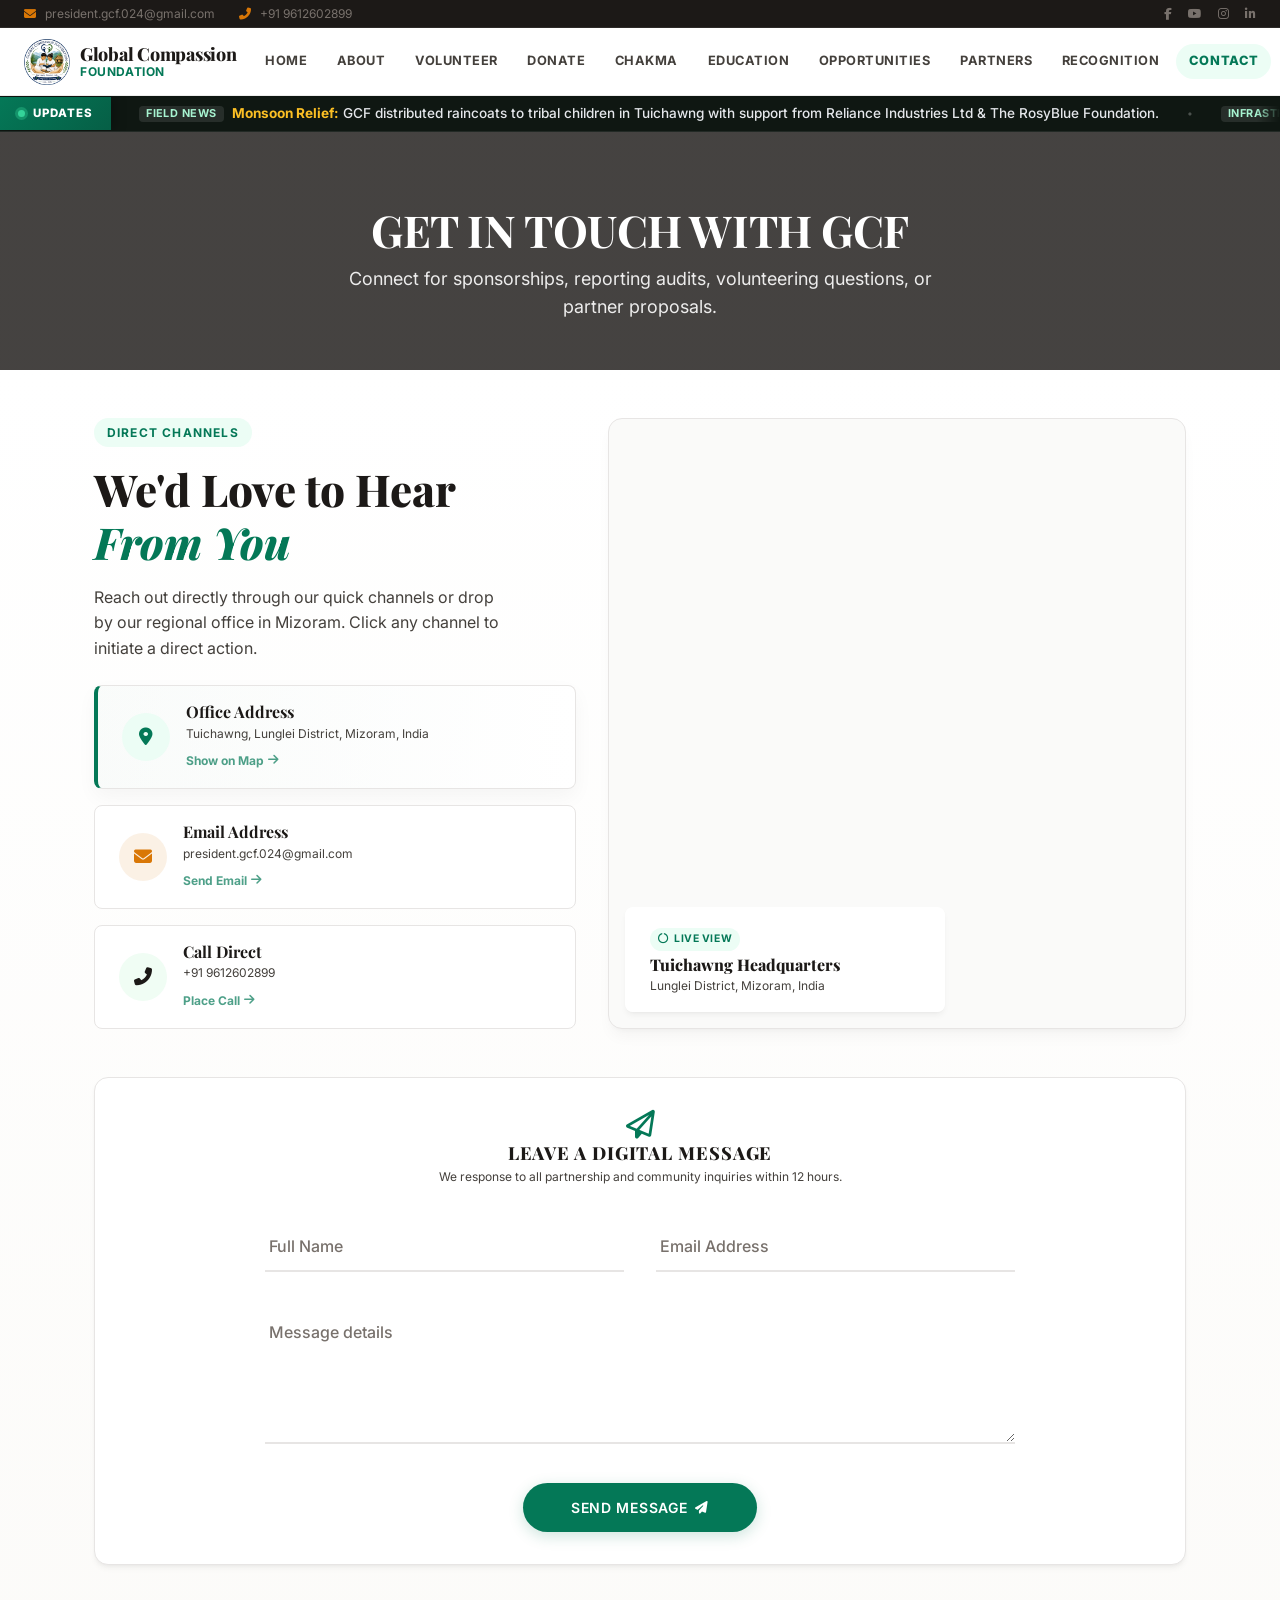
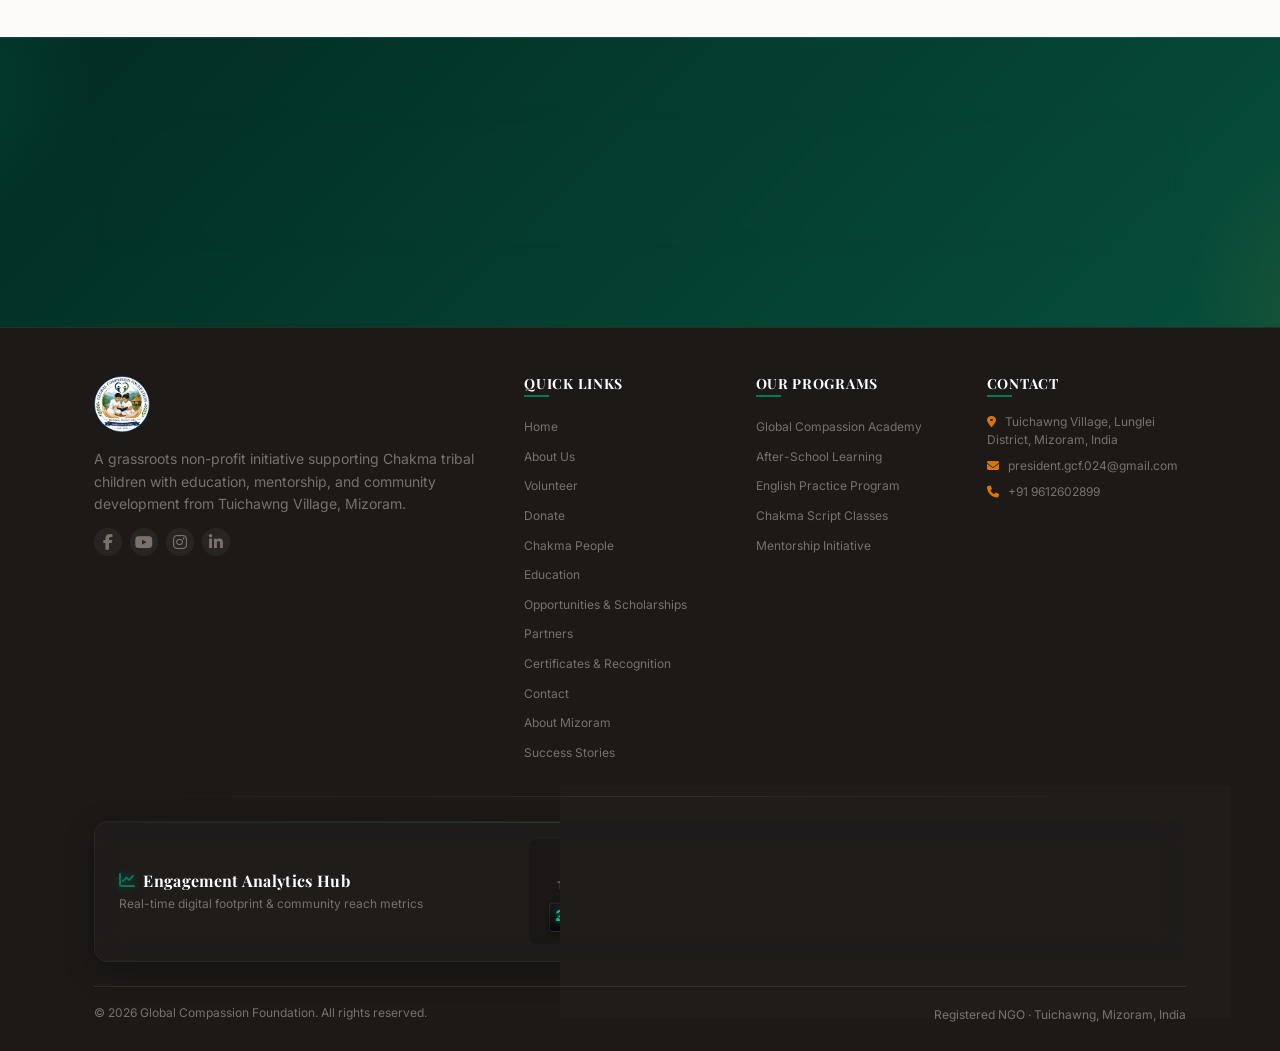
<file: contact.html>
<!DOCTYPE html>
<html lang="en">
<head>
    <meta charset="UTF-8">
    <meta name="viewport" content="width=device-width, initial-scale=1.0">
    <title>Contact Us | Global Compassion Foundation</title>
    <meta name="description" content="Get in touch with Global Compassion Foundation. Reach our office, send a message, or request audits.">
    
    <!-- Favicon -->
    <link rel="icon" type="image/png" href="assets/images/hero/logo.png">

    <!-- SEO Meta Tags -->
    <meta name="keywords" content="contact GCF, GCF office address, president.gcf.024@gmail.com, Sudip Chakma phone number, NGO contact Mizoram, support team GCF, Lunglei district office">
    <meta name="robots" content="index, follow">
    <link rel="canonical" href="https://gcf-global.org/contact.html">

    <!-- Open Graph / Facebook -->
    <meta property="og:type" content="website">
    <meta property="og:url" content="https://gcf-global.org/contact.html">
    <meta property="og:title" content="Contact Us | Global Compassion Foundation">
    <meta property="og:description" content="Get in touch with Global Compassion Foundation. Reach our office, send a message, or request audits.">
        <meta property="og:site_name" content="Global Compassion Foundation">
    <meta property="og:image" content="https://gcf-global.org/assets/images/hero/og_share.jpg">
    <meta property="og:image:secure_url" content="https://gcf-global.org/assets/images/hero/og_share.jpg">
    <meta property="og:image:type" content="image/jpeg">
    <meta property="og:image:width" content="1200">
    <meta property="og:image:height" content="630">
    <meta property="og:image:alt" content="Global Compassion Foundation - Mizoram">

    <!-- Twitter -->
    <meta property="twitter:card" content="summary_large_image">
    <meta property="twitter:url" content="https://gcf-global.org/contact.html">
    <meta property="twitter:title" content="Contact Us | Global Compassion Foundation">
    <meta property="twitter:description" content="Get in touch with Global Compassion Foundation. Reach our office, send a message, or request audits.">
    <meta property="twitter:image" content="https://gcf-global.org/assets/images/hero/og_share.jpg">
    <link rel="image_src" href="https://gcf-global.org/assets/images/hero/og_share.jpg">

    <!-- Resource Hints -->
    <link rel="preconnect" href="https://cdnjs.cloudflare.com">
    <link rel="preconnect" href="https://fonts.googleapis.com">
    <link rel="preconnect" href="https://fonts.gstatic.com" crossorigin>

    <link rel="stylesheet" href="css/variables.css?v=3.1">
    <link rel="stylesheet" href="css/main.css?v=3.1">
    <link rel="stylesheet" href="css/layout.css?v=3.1">
    <!-- FontAwesome for standard icons -->
    <link rel="stylesheet" href="https://cdnjs.cloudflare.com/ajax/libs/font-awesome/6.4.0/css/all.min.css">

    <!-- JSON-LD Structured Data for Google -->
    <script type="application/ld+json">
    {
      "@context": "https://schema.org",
      "@graph": [
        {
          "@type": "BreadcrumbList",
          "itemListElement": [
            {
              "@type": "ListItem",
              "position": 1,
              "name": "Home",
              "item": "https://gcf-global.org/index.html"
            },
            {
              "@type": "ListItem",
              "position": 2,
              "name": "Contact Us",
              "item": "https://gcf-global.org/contact.html"
            }
          ]
        },
        {
          "@context": "https://schema.org",
          "@type": "ContactPage",
          "url": "https://gcf-global.org/contact.html",
          "mainEntityOfPage": "https://gcf-global.org/contact.html",
          "name": "Contact Us",
          "headline": "Contact Us | Global Compassion Foundation",
          "description": "Get in touch with GCF regarding partnerships, donations, or volunteering.",
          "publisher": {
            "@type": "NonprofitOrganization",
            "name": "Global Compassion Foundation",
            "logo": {
              "@type": "ImageObject",
              "url": "https://gcf-global.org/assets/images/hero/logo.png"
            }
          }
        }
      ]
    }
    </script>
</head>
<body>

    <!-- Top Utility Bar -->
    <div class="top-bar">
        <div class="container">
            <div class="top-bar-contact">
                <span><i class="fas fa-envelope"></i> president.gcf.024@gmail.com</span>
                <span><i class="fas fa-phone-alt"></i> +91 9612602899</span>
            </div>
            <div class="top-bar-socials">
                <a href="https://www.facebook.com/share/1D7DtNhzAA/" target="_blank" rel="noopener noreferrer" aria-label="Facebook"><i class="fab fa-facebook-f"></i></a>
                <a href="https://www.youtube.com/@gcf_global" target="_blank" rel="noopener noreferrer" aria-label="YouTube"><i class="fab fa-youtube"></i></a>
                <a href="https://www.instagram.com/globalcompassionfoundation?igsh=dmpzOXl4aHc1aDJr#" target="_blank" rel="noopener noreferrer" aria-label="Instagram"><i class="fab fa-instagram"></i></a>
                <a href="https://www.linkedin.com/in/global-compassion-foundation-73364a177/" target="_blank" rel="noopener noreferrer" aria-label="LinkedIn"><i class="fab fa-linkedin-in"></i></a>
            </div>
        </div>
    </div>

    <!-- Main Header -->
    <header class="site-header" id="main-header">
        <div class="container">
            <a href="index.html" class="logo-link" id="logo">
                <img src="assets/images/hero/logo.png" alt="Global Compassion Foundation Logo">
                <span class="logo-text">Global Compassion <span>Foundation</span></span>
            </a>
            
            <button class="mobile-nav-toggle" aria-label="Toggle Navigation Menu" aria-expanded="false" id="menu-toggle">
                <span class="line"></span>
                <span class="line"></span>
                <span class="line"></span>
            </button>
            
            <nav class="main-nav" id="navigation-menu">
                <ul class="nav-list">
                    <li><a href="index.html" class="nav-link">Home</a></li>
                    <li><a href="about.html" class="nav-link">About</a></li>
                    <li><a href="volunteer.html" class="nav-link">Volunteer</a></li>
                    <li><a href="donate.html" class="nav-link">Donate</a></li>
                    <li><a href="chakma.html" class="nav-link">Chakma</a></li>
                    <li><a href="education.html" class="nav-link">Education</a></li>
                    <li><a href="opportunities.html" class="nav-link">Opportunities</a></li>
                    <li><a href="partners.html" class="nav-link">Partners</a></li>
                    <li><a href="certificates.html" class="nav-link">Recognition</a></li>
                    <li><a href="contact.html" class="nav-link active">Contact</a></li>
                </ul>
                <a href="donate.html" class="btn btn-secondary" style="font-size: var(--text-xs); text-transform: uppercase; letter-spacing: 0.05em; padding: 0.5rem 1.25rem; border-radius: var(--radius-full);">Donate</a>
            </nav>
        </div>
    </header>

    <!-- Announcement Marquee Ticker Bar -->
    <div class="gcf-marquee-bar" aria-label="Latest Announcements and News Ticker">
        <div class="gcf-marquee-inner">
            <div class="gcf-marquee-label">
                <span class="live-dot" aria-hidden="true"></span>
                <span>Updates</span>
            </div>
            <div class="gcf-marquee-track">
                <div class="gcf-marquee-content">
                    <a href="index.html#latest-updates" class="gcf-marquee-item">
                        <span class="item-tag">Field News</span>
                        <span><strong>Monsoon Relief:</strong> GCF distributed raincoats to tribal children in Tuichawng with support from Reliance Industries Ltd &amp; The RosyBlue Foundation.</span>
                    </a>
                    <span class="gcf-marquee-sep">•</span>
                    <a href="index.html#projects" class="gcf-marquee-item">
                        <span class="item-tag">Infrastructure</span>
                        <span><strong>Water Project:</strong> Ruma gravity aqueduct pipeline reaches 95% completion, delivering fresh highland spring water!</span>
                    </a>
                    <span class="gcf-marquee-sep">•</span>
                    <a href="chakma.html" class="gcf-marquee-item">
                        <span class="item-tag">Education</span>
                        <span><strong>Tribal Literacy:</strong> Native Chakma script literacy classes active across 12 villages.</span>
                    </a>
                    <span class="gcf-marquee-sep">•</span>
                    <a href="index.html#about-teaser" class="gcf-marquee-item">
                        <span class="item-tag">Transparency</span>
                        <span><strong>100% Direct Impact:</strong> Zero bureaucracy, 100% of contributions deploy straight to field projects.</span>
                    </a>
                    <span class="gcf-marquee-sep">•</span>
                    <!-- Duplicate for infinite seamless scroll loop -->
                    <a href="index.html#latest-updates" class="gcf-marquee-item">
                        <span class="item-tag">Field News</span>
                        <span><strong>Monsoon Relief:</strong> GCF distributed raincoats to tribal children in Tuichawng with support from Reliance Industries Ltd &amp; The RosyBlue Foundation.</span>
                    </a>
                    <span class="gcf-marquee-sep">•</span>
                    <a href="index.html#projects" class="gcf-marquee-item">
                        <span class="item-tag">Infrastructure</span>
                        <span><strong>Water Project:</strong> Ruma gravity aqueduct pipeline reaches 95% completion, delivering fresh highland spring water!</span>
                    </a>
                    <span class="gcf-marquee-sep">•</span>
                    <a href="chakma.html" class="gcf-marquee-item">
                        <span class="item-tag">Education</span>
                        <span><strong>Tribal Literacy:</strong> Native Chakma script literacy classes active across 12 villages.</span>
                    </a>
                    <span class="gcf-marquee-sep">•</span>
                    <a href="index.html#about-teaser" class="gcf-marquee-item">
                        <span class="item-tag">Transparency</span>
                        <span><strong>100% Direct Impact:</strong> Zero bureaucracy, 100% of contributions deploy straight to field projects.</span>
                    </a>
                    <span class="gcf-marquee-sep">•</span>
                </div>
            </div>
        </div>
    </div>

    <!-- Subpage Hero Banner -->
    <div class="subpage-hero hero-contact">
        <div class="container">
            <h1>Get in Touch With GCF</h1>
            <p>Connect for sponsorships, reporting audits, volunteering questions, or partner proposals.</p>
        </div>
    </div>

    <!-- Main Content -->
    <main>
        
        <!-- Contact Section -->
        <section id="contact" class="section reveal" style="background: linear-gradient(180deg, var(--bg-main) 0%, rgba(247, 245, 240, 0.4) 100%); padding-top: var(--space-2xl);">
            <div class="container">
                <div class="contact-interactive-container">
                    
                    <!-- LEFT COLUMN: Premium Contact Details & Interactive Quick-Actions -->
                    <div class="contact-details-column">
                        <div class="section-badge-wrapper" style="margin-bottom: var(--space-sm);">
                            <span class="badge badge-primary" style="font-weight: 700; letter-spacing: 0.1em;">Direct Channels</span>
                        </div>
                        <h2 style="color: var(--primary); font-family: var(--font-heading); margin-bottom: var(--space-md); font-weight: 800;">We'd Love to Hear <br><span>From You</span></h2>
                        <p style="color: var(--text-muted); font-size: var(--text-base); line-height: 1.6; margin-bottom: var(--space-lg); max-width: 420px;">
                            Reach out directly through our quick channels or drop by our regional office in Mizoram. Click any channel to initiate a direct action.
                        </p>
                        
                        <div class="interactive-channels-list">
                            <!-- Map Location Action Card -->
                            <div class="contact-action-card active-card" onclick="focusChannel('location')" id="card-location">
                                <div class="action-card-icon"><i class="fas fa-map-marker-alt"></i></div>
                                <div class="action-card-body">
                                    <h4>Office Address</h4>
                                    <p>Tuichawng, Lunglei District, Mizoram, India</p>
                                    <span class="action-indicator">Show on Map <i class="fas fa-arrow-right"></i></span>
                                </div>
                            </div>
                            
                            <!-- Email Action Card -->
                            <a href="mailto:president.gcf.024@gmail.com" class="contact-action-card" id="card-email" onmouseover="focusChannel('email')">
                                <div class="action-card-icon email-icon"><i class="fas fa-envelope"></i></div>
                                <div class="action-card-body">
                                    <h4>Email Address</h4>
                                    <p>president.gcf.024@gmail.com</p>
                                    <span class="action-indicator">Send Email <i class="fas fa-arrow-right"></i></span>
                                </div>
                            </a>
                            
                            <!-- Call Action Card -->
                            <a href="tel:+919612602899" class="contact-action-card" id="card-phone" onmouseover="focusChannel('phone')">
                                <div class="action-card-icon phone-icon"><i class="fas fa-phone-alt"></i></div>
                                <div class="action-card-body">
                                    <h4>Call Direct</h4>
                                    <p>+91 9612602899</p>
                                    <span class="action-indicator">Place Call <i class="fas fa-arrow-right"></i></span>
                                </div>
                            </a>
                        </div>
                    </div>

                    <!-- RIGHT COLUMN: Interactive Map & Live Workspace Map Viewport -->
                    <div class="contact-map-column">
                        <div class="map-viewport-wrapper">
                            <div class="map-overlay-card">
                                <span class="map-badge"><i class="fas fa-circle-notch fa-spin"></i> Live View</span>
                                <h3>Tuichawng Headquarters</h3>
                                <p>Lunglei District, Mizoram, India</p>
                            </div>
                            <iframe 
                                id="google-map-iframe"
                                src="https://www.google.com/maps/embed?pb=!1m18!1m12!1m3!1d2660.3197926678035!2d92.5296875!3d22.9249375!2m3!1f0!2f0!3f0!3m2!1i1024!2i768!4f13.1!3m3!1m2!1s0x374d5e8f7e0e2389%3A0xc70938fc651f9509!2sGlobal%20Compassion%20Foundation!5e1!3m2!1sen!2sin!4v1780743486986!5m2!1sen!2sin" 
                                width="100%" 
                                height="100%" 
                                style="border:0;" 
                                allowfullscreen="" 
                                loading="lazy" 
                                referrerpolicy="no-referrer-when-downgrade">
                            </iframe>
                        </div>
                    </div>
                </div>

                <!-- BOTTOM ROW: Upgraded Premium Form Card with Visual Feedback -->
                <div class="premium-form-container" style="margin-top: var(--space-2xl);">
                    <div style="max-width: 750px; margin: 0 auto;">
                        <div class="form-header-premium">
                            <i class="far fa-paper-plane" style="font-size: 1.8rem; color: var(--secondary); margin-bottom: var(--space-xs); display: block;"></i>
                            <h3 style="text-transform: uppercase; color: var(--primary); font-weight: 800; font-size: var(--text-lg); letter-spacing: 0.05em; margin-bottom: 2px;">Leave a Digital Message</h3>
                            <p style="font-size: var(--text-xs); color: var(--text-muted); margin-bottom: var(--space-lg);">We response to all partnership and community inquiries within 12 hours.</p>
                        </div>
                        
                        <form id="contact-form-premium" class="premium-interactive-form">
                            <div class="form-row-premium">
                                <div class="input-group-premium">
                                    <input type="text" id="contact-name" required placeholder=" ">
                                    <label for="contact-name">Full Name</label>
                                    <span class="focus-bar"></span>
                                </div>
                                <div class="input-group-premium">
                                    <input type="email" id="contact-email" required placeholder=" ">
                                    <label for="contact-email">Email Address</label>
                                    <span class="focus-bar"></span>
                                </div>
                            </div>
                            <div class="input-group-premium" style="margin-bottom: var(--space-xl);">
                                <textarea id="contact-msg" required placeholder=" " style="min-height: 140px; resize: vertical;"></textarea>
                                <label for="contact-msg">Message details</label>
                                <span class="focus-bar"></span>
                            </div>
                            <div style="text-align: center;">
                                <button type="submit" class="btn btn-primary premium-submit-btn">
                                    <span>Send Message</span> <i class="fas fa-paper-plane" style="margin-left: 8px; font-size: 0.9em;"></i>
                                </button>
                            </div>
                        </form>
                        
                        <!-- Success Toast/Card inside the form -->
                        <div id="form-success-card" class="form-success-alert">
                            <div class="success-icon-wrapper"><i class="fas fa-check"></i></div>
                            <h4>Message Dispatched Successfully!</h4>
                            <p>Thank you for reaching out. A copy of your response has been logged, and our volunteer coordination team will contact you shortly.</p>
                        </div>
                    </div>
                </div>
            </div>
        </section>

        <style>
            /* Premium Layout System */
            .contact-interactive-container {
                display: grid;
                grid-template-columns: 1fr;
                gap: var(--space-xl);
                margin-bottom: var(--space-lg);
                align-items: stretch;
            }
            @media (min-width: 992px) {
                .contact-interactive-container {
                    grid-template-columns: 1fr 1.2fr;
                }
            }

            /* Left Details cards styling */
            .interactive-channels-list {
                display: flex;
                flex-direction: column;
                gap: var(--space-md);
            }
            .contact-action-card {
                background: white;
                border: 1px solid var(--border-light);
                border-radius: var(--radius-md);
                padding: var(--space-md) var(--space-lg);
                display: flex;
                gap: var(--space-md);
                align-items: center;
                cursor: pointer;
                transition: all 0.3s cubic-bezier(0.16, 1, 0.3, 1);
                position: relative;
                text-decoration: none;
                color: inherit;
            }
            .contact-action-card:hover {
                transform: translateY(-3px);
                box-shadow: 0 10px 25px rgba(28, 25, 23, 0.06);
                border-color: rgba(4, 120, 87, 0.2);
            }
            .contact-action-card.active-card {
                border-left: 4px solid var(--secondary);
                background: linear-gradient(90deg, rgba(4, 120, 87, 0.02) 0%, white 100%);
                box-shadow: 0 8px 20px rgba(28, 25, 23, 0.04);
            }
            #card-email.contact-action-card.active-card {
                border-left-color: var(--brand-accent);
                background: linear-gradient(90deg, rgba(217, 119, 6, 0.02) 0%, white 100%);
            }
            #card-phone.contact-action-card.active-card {
                border-left-color: var(--primary);
                background: linear-gradient(90deg, rgba(28, 25, 23, 0.02) 0%, white 100%);
            }

            .action-card-icon {
                width: 48px;
                height: 48px;
                background-color: var(--secondary-light);
                color: var(--secondary);
                border-radius: 50%;
                display: flex;
                align-items: center;
                justify-content: center;
                font-size: var(--text-lg);
                flex-shrink: 0;
                transition: all 0.3s ease;
            }
            .action-card-icon.email-icon {
                background-color: rgba(217, 119, 6, 0.1);
                color: var(--brand-accent);
            }
            .action-card-icon.phone-icon {
                background-color: var(--primary-light);
                color: var(--primary);
            }
            .contact-action-card:hover .action-card-icon {
                transform: scale(1.1);
            }
            
            .action-card-body h4 {
                color: var(--primary);
                font-size: var(--text-base);
                font-weight: 700;
                margin-bottom: 2px;
            }
            .action-card-body p {
                font-size: var(--text-xs);
                color: var(--text-muted);
                margin-bottom: 4px;
            }
            .action-indicator {
                font-size: var(--text-xs);
                font-weight: 700;
                color: var(--secondary);
                display: inline-flex;
                align-items: center;
                gap: 4px;
                opacity: 0.7;
                transition: all 0.3s ease;
            }
            .contact-action-card:hover .action-indicator {
                opacity: 1;
                gap: 8px;
            }

            /* Right Map Column styling */
            .map-viewport-wrapper {
                height: 100%;
                min-height: 400px;
                border-radius: var(--radius-lg);
                overflow: hidden;
                box-shadow: var(--shadow-lg);
                border: 1px solid var(--border-light);
                position: relative;
                background: var(--bg-offset);
            }
            @media (max-width: 991px) {
                .map-viewport-wrapper {
                    min-height: 320px;
                }
            }
            .map-overlay-card {
                position: absolute;
                bottom: var(--space-md);
                left: var(--space-md);
                right: var(--space-md);
                background: rgba(255, 255, 255, 0.9);
                backdrop-filter: blur(8px);
                -webkit-backdrop-filter: blur(8px);
                border: 1px solid rgba(255, 255, 255, 0.6);
                border-radius: var(--radius-md);
                padding: var(--space-md) var(--space-lg);
                z-index: 10;
                box-shadow: var(--shadow-md);
                pointer-events: none;
            }
            @media (min-width: 768px) {
                .map-overlay-card {
                    right: auto;
                    width: 320px;
                }
            }
            .map-overlay-card h3 {
                font-size: var(--text-base);
                color: var(--primary);
                font-weight: 800;
                margin-bottom: 2px;
            }
            .map-overlay-card p {
                font-size: var(--text-xs);
                color: var(--text-muted);
                margin-bottom: 0;
            }
            .map-badge {
                display: inline-flex;
                align-items: center;
                gap: 6px;
                background-color: var(--secondary-light);
                color: var(--secondary);
                padding: 3px 8px;
                font-size: 0.65rem;
                font-weight: 700;
                text-transform: uppercase;
                letter-spacing: 0.05em;
                border-radius: var(--radius-full);
                margin-bottom: var(--space-xs);
            }

            /* Bottom Form Container Styling */
            .premium-form-container {
                background: white;
                border-radius: var(--radius-lg);
                border: 1px solid var(--border-light);
                box-shadow: var(--shadow-md);
                padding: var(--space-xl);
                position: relative;
                overflow: hidden;
            }
            .form-header-premium {
                text-align: center;
                margin-bottom: var(--space-xl);
            }
            
            /* Premium Float Label Input Design */
            .premium-interactive-form .form-row-premium {
                display: grid;
                grid-template-columns: 1fr;
                gap: var(--space-xl);
                margin-bottom: var(--space-xl);
            }
            @media (min-width: 768px) {
                .premium-interactive-form .form-row-premium {
                    grid-template-columns: 1fr 1fr;
                }
            }

            .input-group-premium {
                position: relative;
                width: 100%;
            }
            .input-group-premium input,
            .input-group-premium textarea {
                width: 100%;
                padding: var(--space-md) var(--space-xs);
                border: none;
                border-bottom: 2px solid var(--border-light);
                background-color: transparent;
                color: var(--primary);
                font-size: var(--text-base);
                font-family: var(--font-body);
                outline: none;
                transition: all 0.3s ease;
            }
            .input-group-premium label {
                position: absolute;
                top: var(--space-md);
                left: var(--space-xs);
                color: var(--text-light);
                font-size: var(--text-base);
                font-weight: 500;
                pointer-events: none;
                transition: all 0.3s cubic-bezier(0.16, 1, 0.3, 1);
                font-family: var(--font-body);
            }
            .input-group-premium .focus-bar {
                position: absolute;
                bottom: 0;
                left: 50%;
                width: 0;
                height: 2px;
                background-color: var(--secondary);
                transition: all 0.3s ease;
            }

            /* Interactive active/focus states */
            .input-group-premium input:focus ~ label,
            .input-group-premium input:not(:placeholder-shown) ~ label,
            .input-group-premium textarea:focus ~ label,
            .input-group-premium textarea:not(:placeholder-shown) ~ label {
                top: -12px;
                font-size: var(--text-xs);
                font-weight: 700;
                color: var(--secondary);
                text-transform: uppercase;
                letter-spacing: 0.05em;
            }
            .input-group-premium input:focus ~ .focus-bar,
            .input-group-premium textarea:focus ~ .focus-bar {
                width: 100%;
                left: 0;
            }
            .input-group-premium input:focus,
            .input-group-premium textarea:focus {
                border-bottom-color: rgba(4, 120, 87, 0.15);
            }

            /* Submit Button Animation */
            .premium-submit-btn {
                font-size: var(--text-sm);
                padding: var(--space-md) var(--space-2xl);
                text-transform: uppercase;
                letter-spacing: 0.05em;
                box-shadow: 0 4px 15px rgba(4, 120, 87, 0.2);
                border: none;
            }
            .premium-submit-btn:hover {
                transform: translateY(-2px) scale(1.02);
                box-shadow: 0 8px 25px rgba(4, 120, 87, 0.3);
            }
            
            /* Success Feedback Card */
            .form-success-alert {
                display: none;
                text-align: center;
                padding: var(--space-xl) var(--space-lg);
                background-color: white;
                position: absolute;
                top: 0; left: 0; right: 0; bottom: 0;
                z-index: 100;
                flex-direction: column;
                justify-content: center;
                align-items: center;
                animation: successFadeIn 0.5s cubic-bezier(0.16, 1, 0.3, 1) forwards;
            }
            @keyframes successFadeIn {
                from { opacity: 0; transform: translateY(10px); }
                to { opacity: 1; transform: translateY(0); }
            }
            .success-icon-wrapper {
                width: 64px;
                height: 64px;
                background-color: var(--secondary-light);
                color: var(--secondary);
                font-size: var(--text-2xl);
                border-radius: 50%;
                display: flex;
                align-items: center;
                justify-content: center;
                margin-bottom: var(--space-md);
                box-shadow: 0 6px 15px rgba(4, 120, 87, 0.15);
            }
            .form-success-alert h4 {
                color: var(--primary);
                font-weight: 800;
                margin-bottom: var(--space-xs);
                font-size: var(--text-xl);
            }
            .form-success-alert p {
                max-width: 460px;
                margin: 0 auto;
                font-size: var(--text-sm);
                color: var(--text-muted);
            }
        </style>

    </main>

    <!-- ================================================
         NEWSLETTER BAND
    ================================================ -->
    <div class="newsletter-band">
        <div class="container">
            <div class="newsletter-inner">
                <div class="newsletter-text">
                    <h3>Stay connected with GCF</h3>
                    <p>Get updates on our programs and community impact stories.</p>
                </div>
                <form class="newsletter-form" id="news-form" novalidate>
                    <input type="email" id="news-email" placeholder="Enter your email address"
                        aria-label="Email for newsletter" required>
                    <button type="submit">Subscribe</button>
                </form>
            </div>
        </div>
    </div>

    <!-- Footer in GCF Theme Black -->
    <footer class="site-footer">
        <div class="container">
            <div class="footer-top">
                <div class="footer-col" style="flex-grow: 1.5;">
                    <a href="index.html" class="logo-link" style="display: inline-flex; margin-bottom: 1rem;">
                        <img src="assets/images/hero/logo.png" alt="Global Compassion Foundation Logo" style="height: 56px; width: auto;" loading="lazy">
                    </a>
                    <p style="font-size: var(--text-sm); line-height: 1.6; color: var(--text-light);">
                        A grassroots non-profit initiative supporting Chakma tribal children with education, mentorship, and community development from Tuichawng Village, Mizoram.
                    </p>
                    <div class="social-links" style="margin-top: 0.75rem;">
                        <a href="https://www.facebook.com/share/1D7DtNhzAA/" target="_blank" rel="noopener noreferrer"
                            class="social-link" aria-label="Facebook"><i class="fab fa-facebook-f"></i></a>
                        <a href="https://www.youtube.com/@gcf_global" target="_blank" rel="noopener noreferrer"
                            class="social-link" aria-label="YouTube"><i class="fab fa-youtube"></i></a>
                        <a href="https://www.instagram.com/globalcompassionfoundation?igsh=dmpzOXl4aHc1aDJr#"
                            target="_blank" rel="noopener noreferrer" class="social-link" aria-label="Instagram"><i
                                class="fab fa-instagram"></i></a>
                        <a href="https://www.linkedin.com/in/global-compassion-foundation-73364a177/" target="_blank"
                            rel="noopener noreferrer" class="social-link" aria-label="LinkedIn"><i
                                class="fab fa-linkedin-in"></i></a>
                    </div>
                </div>
                <div class="footer-col">
                    <h3>Quick Links</h3>
                    <ul class="footer-links-list">
                        <li><a href="index.html">Home</a></li>
                        <li><a href="about.html">About Us</a></li>
                        <li><a href="volunteer.html">Volunteer</a></li>
                        <li><a href="donate.html">Donate</a></li>
                        <li><a href="chakma.html">Chakma People</a></li>
                        <li><a href="education.html">Education</a></li>
                        <li><a href="opportunities.html">Opportunities &amp; Scholarships</a></li>
                        <li><a href="partners.html">Partners</a></li>
                        <li><a href="certificates.html">Certificates &amp; Recognition</a></li>
                        <li><a href="contact.html">Contact</a></li>
                        <li><a href="mizoram.html">About Mizoram</a></li>
                        <li><a href="story.html">Success Stories</a></li>
                    </ul>
                </div>
                <div class="footer-col">
                    <h3>Our Programs</h3>
                    <ul class="footer-links-list">
                        <li><a href="about.html">Global Compassion Academy</a></li>
                        <li><a href="about.html">After-School Learning</a></li>
                        <li><a href="about.html">English Practice Program</a></li>
                        <li><a href="chakma.html">Chakma Script Classes</a></li>
                        <li><a href="volunteer.html">Mentorship Initiative</a></li>
                    </ul>
                </div>
                <div class="footer-col">
                    <h3>Contact</h3>
                    <p><i class="fas fa-map-marker-alt" style="color: var(--brand-accent); margin-right: 6px;"></i>
                        Tuichawng Village, Lunglei District, Mizoram, India</p>
                    <p><i class="fas fa-envelope" style="color: var(--brand-accent); margin-right: 6px;"></i>
                        president.gcf.024@gmail.com</p>
                    <p><i class="fas fa-phone" style="color: var(--brand-accent); margin-right: 6px;"></i> +91 9612602899</p>
                </div>
            </div>

            <!-- Digital Visitor Counter Dashboard -->
            <div class="footer-counter-divider"></div>
            <div class="visitor-counter-wrapper" id="visitor-counter-panel">
                <div class="counter-container">
                    <div class="counter-info">
                        <h4><i class="fas fa-chart-line"></i> Engagement Analytics Hub</h4>
                        <p>Real-time digital footprint & community reach metrics</p>
                    </div>
                    <div class="counter-stats-grid">
                        <!-- Card 1: Total Hits -->
                        <div class="counter-card" title="Total accumulated visits from global supporters">
                            <span class="counter-card-icon"><i class="fas fa-globe-asia"></i></span>
                            <span class="counter-label">Total GCF Visits</span>
                            <div class="digital-digits-wrapper" id="total-visits-digits">
                                <!-- Generated by JavaScript: digit-boxes -->
                            </div>
                        </div>

                        <!-- Card 2: Session Views -->
                        <div class="counter-card" title="Number of pages you've visited during this browsing session">
                            <span class="counter-card-icon"><i class="fas fa-route"></i></span>
                            <span class="counter-label">Your GCF Footprint</span>
                            <div class="digital-digits-wrapper" id="session-views-digits">
                                <!-- Generated by JavaScript: digit-boxes -->
                            </div>
                        </div>
                    </div>

                    <!-- Interactive Action button -->
                    <div class="pulse-button-wrapper">
                        <button class="btn-pulse" id="btn-support-pulse" title="Send a heartbeat pulse to GCF servers to show your support!">
                            <span>Send Support Pulse</span>
                            <i class="fas fa-heartbeat heartbeat-icon"></i>
                        </button>
                    </div>
                </div>
            </div>

            <div class="footer-bottom">
                <p style="color: var(--text-light); font-size: var(--text-xs); margin-bottom: 0.25rem;">
                    &copy; <span id="copyright-year">2026</span> Global Compassion Foundation. All rights reserved.
                </p>
                <p style="color: var(--text-light); font-size: var(--text-xs); margin-bottom: 0;">
                    Registered NGO · Tuichawng, Mizoram, India
                </p>
            </div>
        </div>
    </footer>

    <!-- JS Scripts -->
    <script src="js/navigation.js?v=3.1"></script>
    <script src="js/main.js"></script>
    <script>
        // Interactive functions for the contact page channels
        function focusChannel(channel) {
            // Remove active state from all action cards
            document.querySelectorAll('.contact-action-card').forEach(card => {
                card.classList.remove('active-card');
            });
            
            // Add active state to target card
            const targetCard = document.getElementById(`card-${channel === 'location' ? 'location' : channel === 'email' ? 'email' : 'phone'}`);
            if (targetCard) {
                targetCard.classList.add('active-card');
            }

            // Interactive Map zoom/focus transition simulation
            const mapIframe = document.getElementById('google-map-iframe');
            if (mapIframe) {
                // Slightly animate the map viewport wrapper as visual feedback
                const wrapper = mapIframe.parentElement;
                wrapper.style.transform = 'scale(1.01)';
                wrapper.style.transition = 'transform 0.3s ease';
                setTimeout(() => {
                    wrapper.style.transform = 'scale(1)';
                }, 300);
            }
        }

        document.addEventListener('DOMContentLoaded', () => {
            // Premium Form Submission with Animated Success Feedback
            const contactForm = document.getElementById('contact-form-premium');
            const successCard = document.getElementById('form-success-card');
            
            if (contactForm && successCard) {
                contactForm.addEventListener('submit', (e) => {
                    e.preventDefault();
                    
                    // Add sending status to button
                    const btn = contactForm.querySelector('.premium-submit-btn');
                    const originalContent = btn.innerHTML;
                    btn.innerHTML = '<span>Sending Message...</span> <i class="fas fa-spinner fa-spin" style="margin-left: 8px;"></i>';
                    btn.style.pointerEvents = 'none';

                    // Simulate API network latency
                    setTimeout(() => {
                        // Display success card overlay inside form container
                        successCard.style.display = 'flex';
                        
                        // Reset form fields
                        contactForm.reset();
                        
                        // Add auto-close callback button to success card for elite UX
                        const closeBtn = document.createElement('button');
                        closeBtn.className = 'btn btn-outline';
                        closeBtn.style.marginTop = 'var(--space-md)';
                        closeBtn.style.padding = '0.5rem 1.5rem';
                        closeBtn.innerText = 'Write another message';
                        closeBtn.onclick = () => {
                            successCard.style.display = 'none';
                            btn.innerHTML = originalContent;
                            btn.style.pointerEvents = 'auto';
                        };
                        
                        // Clean previous toggle buttons if any and append
                        const oldBtn = successCard.querySelector('.btn');
                        if (oldBtn) oldBtn.remove();
                        successCard.appendChild(closeBtn);
                    }, 1200);
                });
            }

            // Newsletter Form Submission Simulation
            const newsForm = document.getElementById('news-form');
            if (newsForm) {
                newsForm.addEventListener('submit', (e) => {
                    e.preventDefault();
                    const email = document.getElementById('news-email').value;
                    alert(`Thank you! ${email} has been subscribed to GCF newsletters.`);
                    newsForm.reset();
                });
            }
        });
    </script>
</body>
</html>
</file>
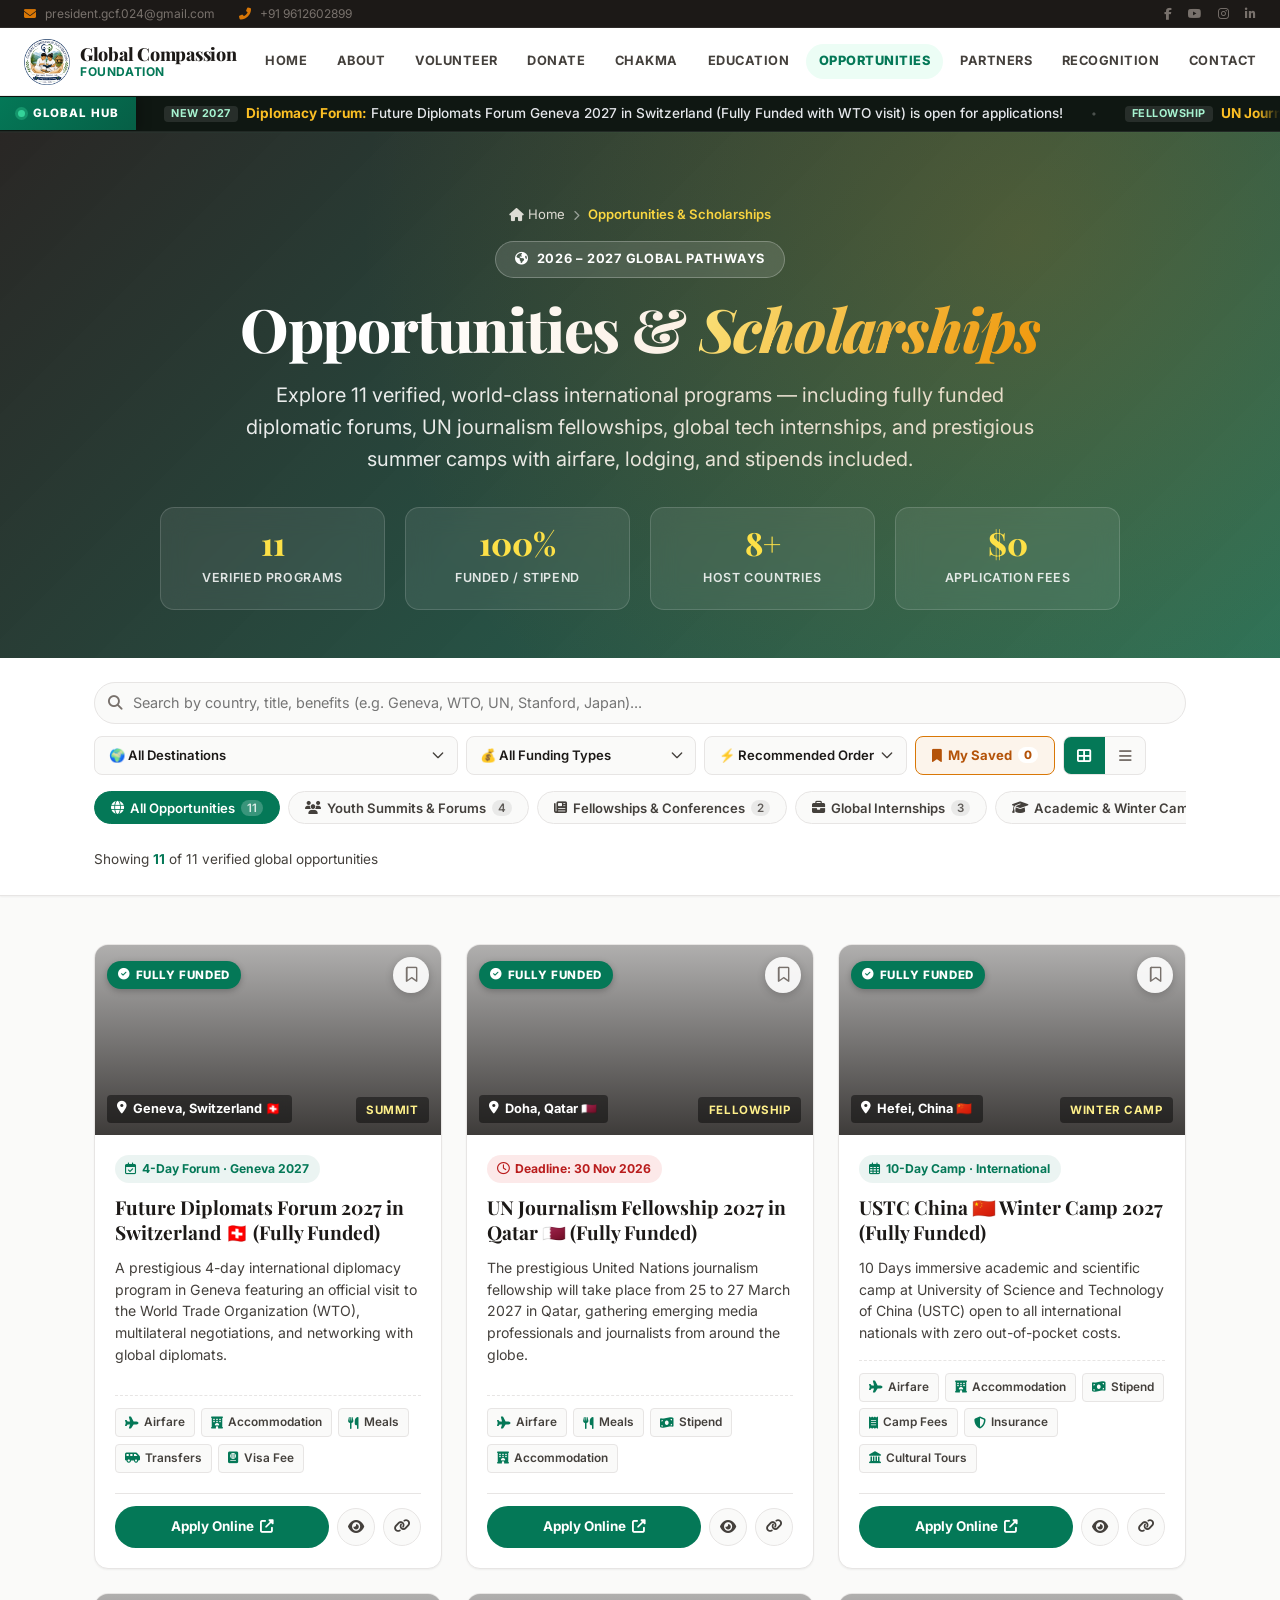
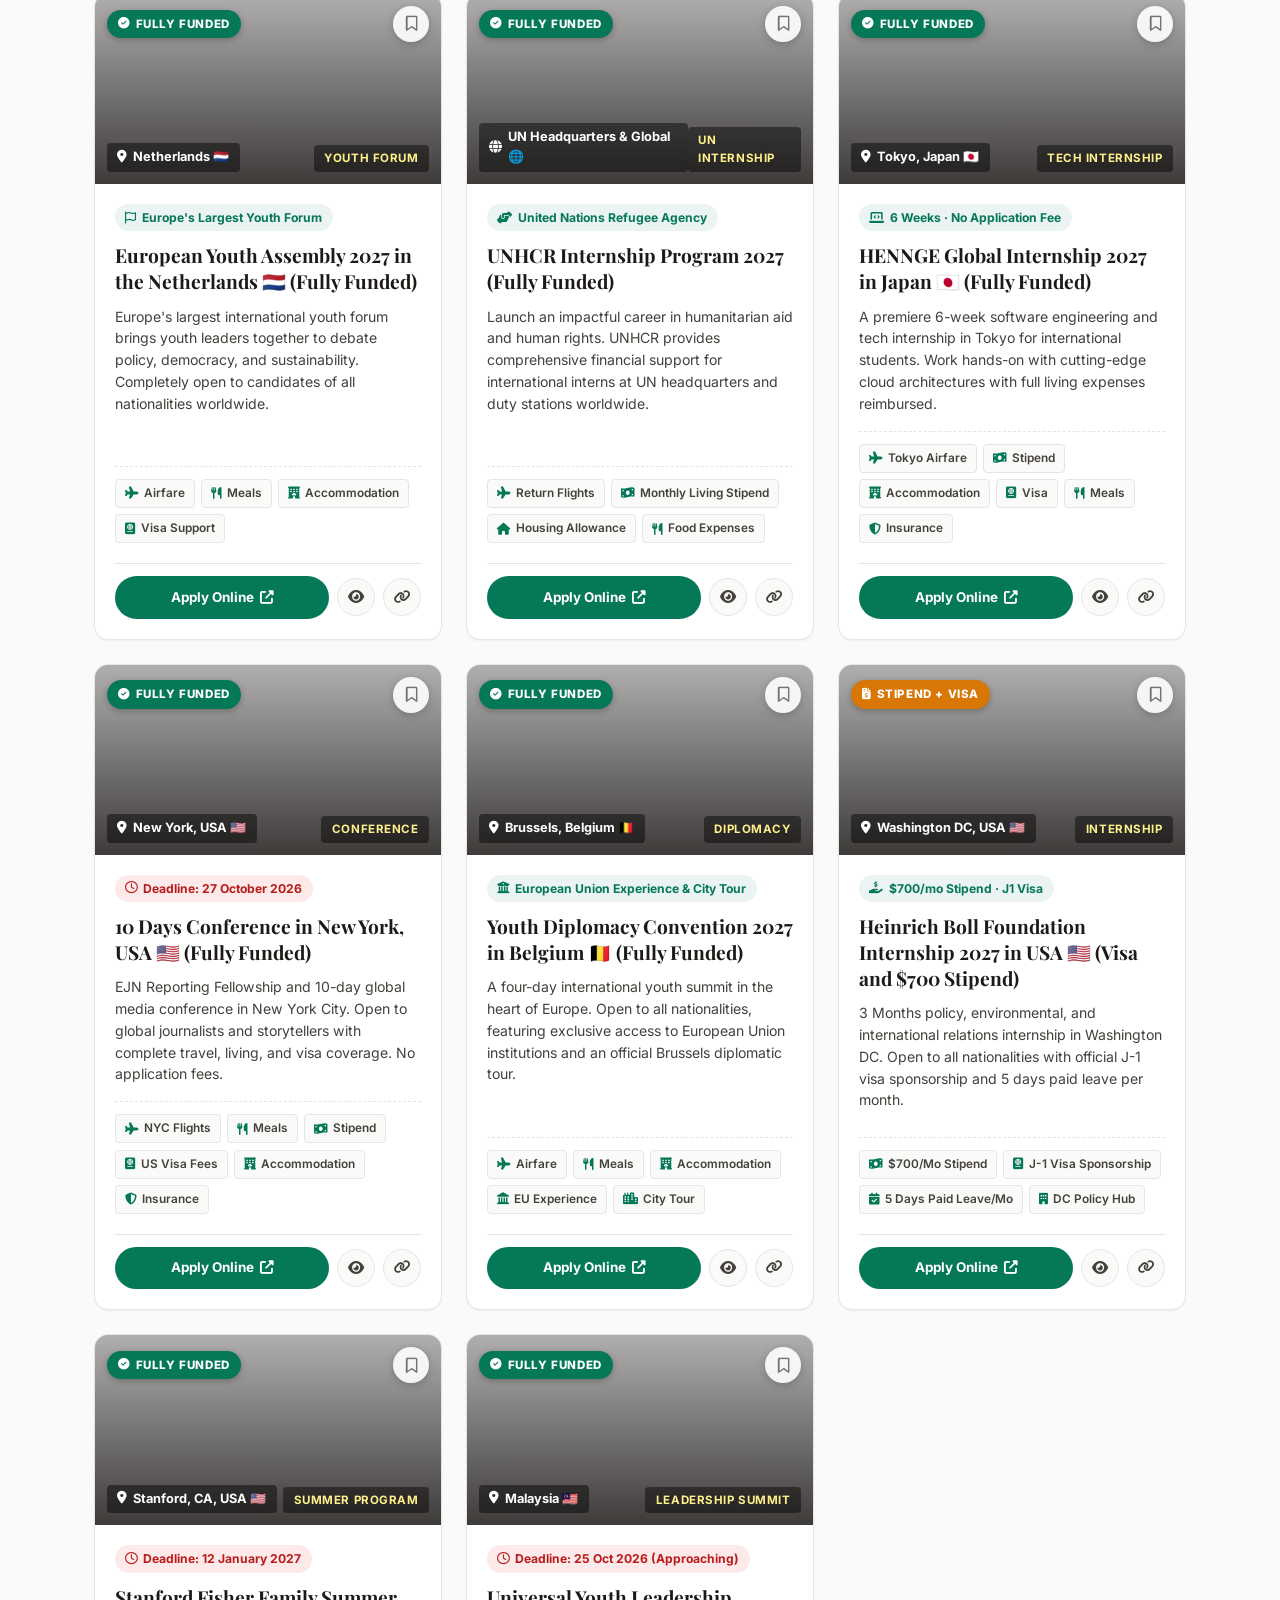
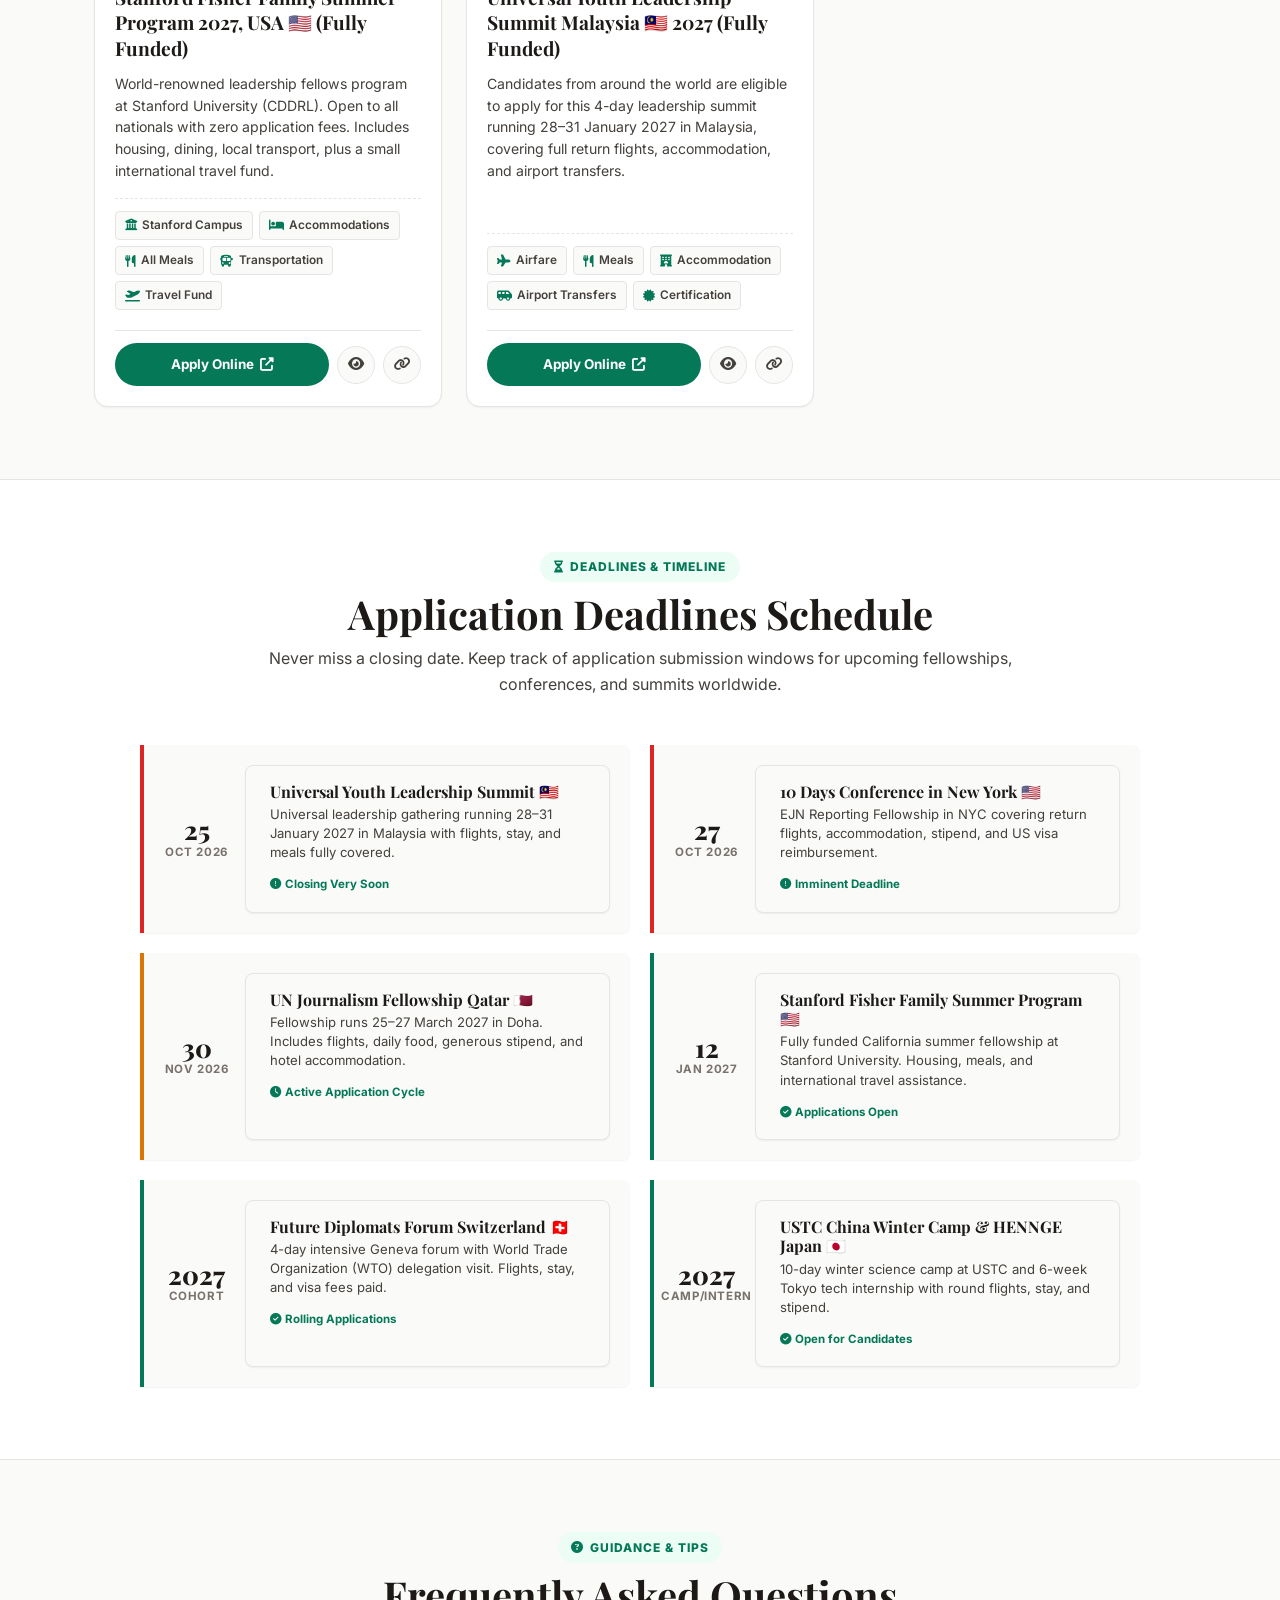
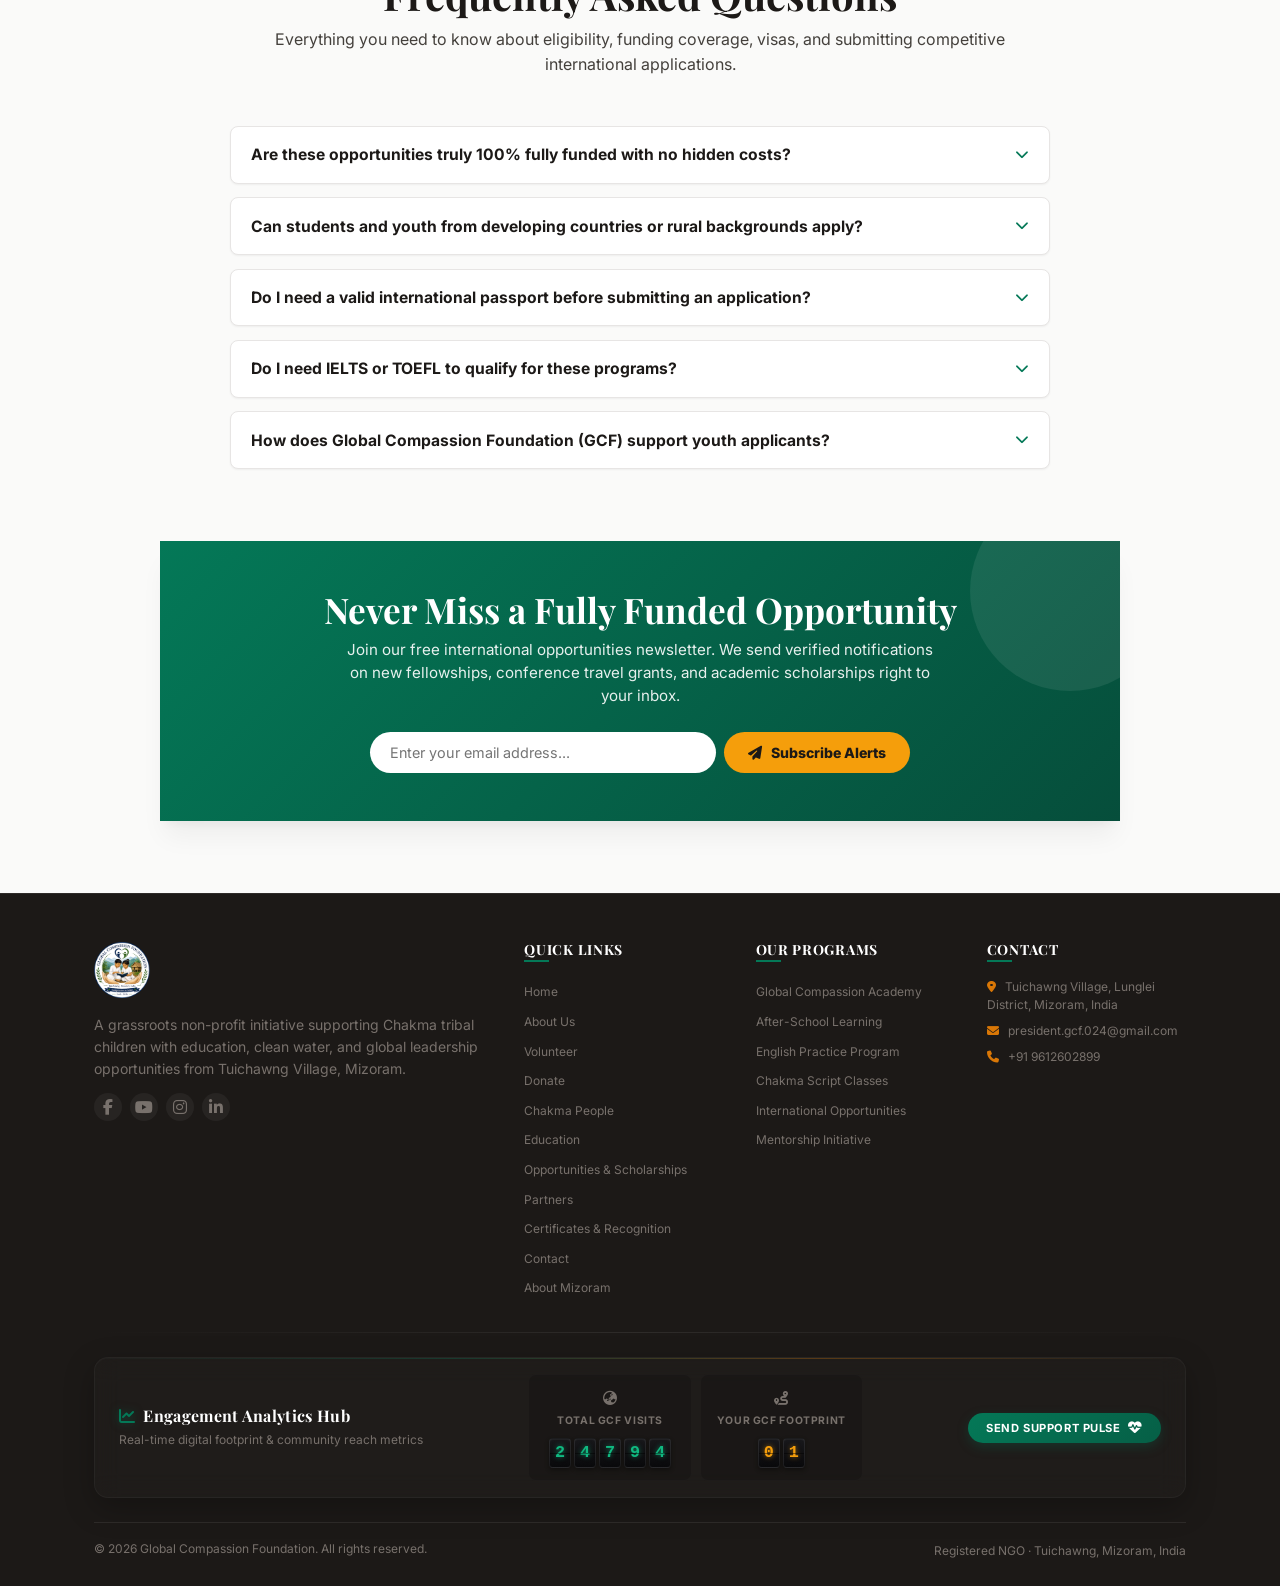
<file: opportunities.html>
<!DOCTYPE html>
<html lang="en" prefix="og: https://ogp.me/ns# fb: https://ogp.me/ns/fb#">

<head>
    <meta charset="UTF-8">
    <meta name="viewport" content="width=device-width, initial-scale=1.0">
    <title>Opportunities & Scholarships 2027 | Global Compassion Foundation</title>
    <meta name="description"
        content="Explore 11 prestigious, fully funded international opportunities, youth summits, fellowships, and internships for 2026-2027 in Switzerland, USA, Qatar, Japan, Netherlands, Belgium, and Malaysia.">

    <!-- Favicon -->
    <link rel="icon" type="image/png" href="assets/images/hero/logo.png">

    <!-- SEO Meta Tags -->
    <meta name="keywords"
        content="fully funded scholarships 2027, international youth summits, future diplomats forum switzerland, UN journalism fellowship qatar, UNHCR internship, HENNGE global internship tokyo, stanford summer program, USTC winter camp china, youth diplomacy convention belgium, universal youth leadership summit malaysia, global compassion foundation opportunities">
    <meta name="robots" content="index, follow">
    <link rel="canonical" href="https://gcf-global.org/opportunities.html">

    <!-- Open Graph / WhatsApp / Facebook Meta Tags -->
    <meta property="og:site_name" content="Global Compassion Foundation">
    <meta property="og:type" content="website">
    <meta property="og:url" content="https://gcf-global.org/opportunities.html">
    <meta property="og:title" content="Opportunities & Scholarships 2027 | Fully Funded International Programs">
    <meta property="og:description"
        content="Discover 11 verified, fully funded international summits, fellowships, and internships in Switzerland, USA, Qatar, Japan, Netherlands, Belgium & Malaysia. Free airfare, stay & stipends.">
    <meta property="og:image" content="https://gcf-global.org/assets/images/hero/og_opportunities.jpg">
    <meta property="og:image:secure_url" content="https://gcf-global.org/assets/images/hero/og_opportunities.jpg">
    <meta property="og:image:type" content="image/jpeg">
    <meta property="og:image:width" content="1200">
    <meta property="og:image:height" content="630">
    <meta property="og:image:alt" content="Global Compassion Foundation - Opportunities & Scholarships 2027">

    <!-- WhatsApp & Schema.org Microdata Image Fallback -->
    <meta itemprop="name" content="Opportunities & Scholarships 2027 | Global Compassion Foundation">
    <meta itemprop="description"
        content="11 verified, fully funded international youth summits, fellowships, and internships in Switzerland, USA, Qatar, Japan, Netherlands & more. Free airfare, stay & stipend.">
    <meta itemprop="image" content="https://gcf-global.org/assets/images/hero/og_opportunities.jpg">

    <!-- Twitter Cards -->
    <meta name="twitter:card" content="summary_large_image">
    <meta name="twitter:site" content="@gcf_global">
    <meta name="twitter:creator" content="@gcf_global">
    <meta name="twitter:url" content="https://gcf-global.org/opportunities.html">
    <meta name="twitter:title" content="Opportunities & Scholarships 2027 | Fully Funded Programs">
    <meta name="twitter:description"
        content="11 verified, fully funded international summits, fellowships, and internships in Switzerland, USA, Qatar, Japan, Netherlands & more. Free airfare, stay & stipend.">
    <meta name="twitter:image" content="https://gcf-global.org/assets/images/hero/og_opportunities.jpg">
    <meta name="twitter:image:alt" content="Opportunities & Scholarships 2027">

    <!-- WhatsApp & Telegram Fallback Link -->
    <link rel="image_src" href="https://gcf-global.org/assets/images/hero/og_opportunities.jpg">

    <!-- Resource Hints -->
    <link rel="preconnect" href="https://cdnjs.cloudflare.com">
    <link rel="preconnect" href="https://fonts.googleapis.com">
    <link rel="preconnect" href="https://fonts.gstatic.com" crossorigin>

    <link rel="stylesheet" href="css/variables.css?v=4.0">
    <link rel="stylesheet" href="css/main.css?v=4.0">
    <link rel="stylesheet" href="css/layout.css?v=4.0">
    <link rel="stylesheet" href="https://cdnjs.cloudflare.com/ajax/libs/font-awesome/6.4.0/css/all.min.css">

    <!-- Scoped Interactive Styles for Opportunities Page -->
    <style>
        /* =========================================================
           OPPORTUNITIES & SCHOLARSHIPS — PREMIUM INTERACTIVE STYLES
        ========================================================= */

        .opp-hero {
            position: relative;
            background: linear-gradient(135deg, rgba(28, 25, 23, 0.94) 0%, rgba(6, 95, 70, 0.88) 100%),
                url('https://images.unsplash.com/photo-1523240795612-9a054b0db644?q=80&w=1600&auto=format&fit=crop');
            background-size: cover;
            background-position: center;
            padding: var(--space-3xl) 0 var(--space-2xl);
            color: #ffffff;
            text-align: center;
            overflow: hidden;
        }

        .opp-hero::before {
            content: '';
            position: absolute;
            inset: 0;
            background: radial-gradient(circle at 80% 20%, rgba(217, 119, 6, 0.22) 0%, transparent 60%);
            pointer-events: none;
        }

        .opp-badge-hero {
            display: inline-flex;
            align-items: center;
            gap: 8px;
            background: rgba(255, 255, 255, 0.12);
            backdrop-filter: blur(8px);
            -webkit-backdrop-filter: blur(8px);
            border: 1px solid rgba(255, 255, 255, 0.25);
            color: #ffffff;
            padding: 0.45rem 1.15rem;
            border-radius: var(--radius-full);
            font-size: 0.8rem;
            font-weight: 700;
            letter-spacing: 0.06em;
            text-transform: uppercase;
            margin-bottom: var(--space-md);
        }

        .opp-hero h1 {
            color: #ffffff;
            font-family: var(--font-heading);
            font-size: clamp(2.2rem, 5vw, 3.75rem);
            line-height: 1.15;
            margin-bottom: var(--space-md);
            font-weight: 800;
            letter-spacing: -0.02em;
        }

        .opp-hero h1 span {
            background: linear-gradient(120deg, #fef08a 0%, #f59e0b 100%);
            -webkit-background-clip: text;
            -webkit-text-fill-color: transparent;
        }

        .opp-hero-lead {
            color: rgba(255, 255, 255, 0.9);
            font-size: clamp(1rem, 2vw, 1.25rem);
            max-width: 820px;
            margin: 0 auto var(--space-xl);
            line-height: 1.6;
        }

        /* Hero Highlights Metrics */
        .opp-stats-strip {
            display: grid;
            grid-template-columns: repeat(2, 1fr);
            gap: 1rem;
            max-width: 960px;
            margin: 0 auto;
        }

        @media (min-width: 768px) {
            .opp-stats-strip {
                grid-template-columns: repeat(4, 1fr);
                gap: 1.25rem;
            }
        }

        .opp-stat-card {
            background: rgba(255, 255, 255, 0.08);
            backdrop-filter: blur(12px);
            -webkit-backdrop-filter: blur(12px);
            border: 1px solid rgba(255, 255, 255, 0.15);
            border-radius: var(--radius-lg);
            padding: 1.2rem 1rem;
            text-align: center;
            transition: transform var(--transition-normal), background var(--transition-normal);
        }

        .opp-stat-card:hover {
            transform: translateY(-4px);
            background: rgba(255, 255, 255, 0.14);
        }

        .opp-stat-num {
            display: block;
            font-family: var(--font-heading);
            font-size: 2rem;
            font-weight: 800;
            color: #fde047;
            line-height: 1;
            margin-bottom: 0.35rem;
        }

        .opp-stat-label {
            font-size: 0.78rem;
            color: rgba(255, 255, 255, 0.85);
            text-transform: uppercase;
            letter-spacing: 0.05em;
            font-weight: 600;
        }

        /* Breadcrumb */
        .breadcrumb-trail {
            display: flex;
            align-items: center;
            justify-content: center;
            gap: 0.5rem;
            list-style: none;
            padding: 0;
            margin: 0 0 var(--space-md);
            font-size: 0.82rem;
            color: rgba(255, 255, 255, 0.7);
        }

        .breadcrumb-trail a {
            color: rgba(255, 255, 255, 0.85);
            text-decoration: none;
            transition: color var(--transition-fast);
        }

        .breadcrumb-trail a:hover {
            color: #fde047;
            text-decoration: underline;
        }

        /* =========================================================
           INTERACTIVE FILTER & CONTROLS DASHBOARD
        ========================================================= */
        .filter-section {
            background: #ffffff;
            border-bottom: 1px solid var(--border-light);
            padding: var(--space-lg) 0;
            position: sticky;
            top: 70px;
            z-index: 90;
            box-shadow: var(--shadow-sm);
            transition: all var(--transition-normal);
        }

        .filter-wrapper {
            display: flex;
            flex-direction: column;
            gap: 1rem;
        }

        .filter-top-bar {
            display: flex;
            flex-wrap: wrap;
            gap: 0.75rem;
            align-items: center;
            justify-content: space-between;
        }

        /* Search Box */
        .search-box-wrapper {
            position: relative;
            flex: 1;
            min-width: 260px;
        }

        .search-box-wrapper i.fa-search {
            position: absolute;
            left: 14px;
            top: 50%;
            transform: translateY(-50%);
            color: var(--text-light);
            pointer-events: none;
            font-size: 0.9rem;
        }

        .search-input {
            width: 100%;
            padding: 0.7rem 2.5rem 0.7rem 2.4rem;
            border: 1.5px solid var(--border-light);
            border-radius: var(--radius-full);
            font-size: 0.9rem;
            font-family: var(--font-body);
            background: var(--bg-offset);
            color: var(--text-main);
            transition: all var(--transition-normal);
        }

        .search-input:focus {
            outline: none;
            border-color: var(--secondary);
            background: #ffffff;
            box-shadow: 0 0 0 3px rgba(4, 120, 87, 0.12);
        }

        .clear-search-btn {
            position: absolute;
            right: 12px;
            top: 50%;
            transform: translateY(-50%);
            background: none;
            border: none;
            color: var(--text-light);
            cursor: pointer;
            font-size: 0.9rem;
            padding: 4px;
            display: none;
        }

        .clear-search-btn:hover {
            color: var(--text-main);
        }

        /* Filter Controls Group */
        .filter-controls-group {
            display: flex;
            flex-wrap: wrap;
            gap: 0.5rem;
            align-items: center;
        }

        .custom-select {
            padding: 0.65rem 2rem 0.65rem 0.85rem;
            font-size: 0.82rem;
            font-weight: 600;
            color: var(--text-main);
            background-color: var(--bg-offset);
            border: 1.5px solid var(--border-light);
            border-radius: var(--radius-md);
            cursor: pointer;
            appearance: none;
            background-image: url("data:image/svg+xml,%3Csvg xmlns='http://www.w3.org/2000/svg' fill='none' viewBox='0 0 24 24' stroke='%2344403c'%3E%3Cpath stroke-linecap='round' stroke-linejoin='round' stroke-width='2' d='M19 9l-7 7-7-7'%3E%3C/path%3E%3C/svg%3E");
            background-repeat: no-repeat;
            background-position: right 0.65rem center;
            background-size: 1rem;
            transition: all var(--transition-fast);
        }

        .custom-select:focus {
            outline: none;
            border-color: var(--secondary);
            background-color: #ffffff;
        }

        /* Saved Filter Pill */
        .btn-saved-filter {
            display: inline-flex;
            align-items: center;
            gap: 6px;
            padding: 0.65rem 1rem;
            border-radius: var(--radius-md);
            font-size: 0.82rem;
            font-weight: 700;
            border: 1.5px solid var(--brand-accent);
            background: rgba(217, 119, 6, 0.08);
            color: var(--brand-accent-hover);
            cursor: pointer;
            transition: all var(--transition-fast);
            white-space: nowrap;
        }

        .btn-saved-filter:hover,
        .btn-saved-filter.active {
            background: var(--brand-accent);
            color: #ffffff;
        }

        .btn-saved-filter .badge-count {
            background: #ffffff;
            color: var(--brand-accent-hover);
            font-size: 0.72rem;
            padding: 1px 6px;
            border-radius: var(--radius-full);
            font-weight: 800;
        }

        .btn-saved-filter.active .badge-count {
            background: rgba(255, 255, 255, 0.25);
            color: #ffffff;
        }

        /* View Toggle (Grid / List) */
        .view-toggle-group {
            display: flex;
            background: var(--bg-offset);
            border: 1px solid var(--border-light);
            border-radius: var(--radius-md);
            overflow: hidden;
        }

        .view-btn {
            background: none;
            border: none;
            padding: 0.65rem 0.85rem;
            color: var(--text-light);
            cursor: pointer;
            font-size: 0.9rem;
            transition: all var(--transition-fast);
        }

        .view-btn.active {
            background: var(--secondary);
            color: #ffffff;
        }

        /* Category Filter Pills (Horizontal scrollable) */
        .category-pills-bar {
            display: flex;
            gap: 0.5rem;
            overflow-x: auto;
            padding-bottom: 4px;
            scrollbar-width: thin;
        }

        .category-pills-bar::-webkit-scrollbar {
            height: 4px;
        }

        .category-pills-bar::-webkit-scrollbar-thumb {
            background: var(--border-light);
            border-radius: 4px;
        }

        .cat-pill {
            display: inline-flex;
            align-items: center;
            gap: 6px;
            padding: 0.45rem 1rem;
            border-radius: var(--radius-full);
            border: 1px solid var(--border-light);
            background: var(--bg-offset);
            color: var(--text-muted);
            font-size: 0.82rem;
            font-weight: 600;
            cursor: pointer;
            white-space: nowrap;
            transition: all var(--transition-fast);
        }

        .cat-pill:hover {
            border-color: var(--secondary);
            color: var(--secondary);
            background: var(--secondary-light);
        }

        .cat-pill.active {
            background: var(--secondary);
            border-color: var(--secondary);
            color: #ffffff;
        }

        .cat-pill .pill-counter {
            font-size: 0.72rem;
            opacity: 0.85;
            background: rgba(0, 0, 0, 0.08);
            padding: 1px 6px;
            border-radius: var(--radius-full);
        }

        .cat-pill.active .pill-counter {
            background: rgba(255, 255, 255, 0.25);
            color: #ffffff;
        }

        /* Results Info Bar */
        .results-info-bar {
            display: flex;
            align-items: center;
            justify-content: space-between;
            font-size: 0.85rem;
            color: var(--text-muted);
            padding-top: 0.35rem;
        }

        .btn-reset-filters {
            background: none;
            border: none;
            color: var(--brand-accent);
            cursor: pointer;
            font-size: 0.82rem;
            font-weight: 700;
            text-decoration: underline;
            display: inline-flex;
            align-items: center;
            gap: 4px;
        }

        .btn-reset-filters:hover {
            color: var(--brand-accent-hover);
        }

        /* =========================================================
           OPPORTUNITY CARDS GRID & LIST LAYOUT
        ========================================================= */
        .opportunities-container {
            padding: var(--space-2xl) 0 var(--space-3xl);
            background: var(--bg-offset);
            min-height: 600px;
        }

        .opp-grid {
            display: grid;
            grid-template-columns: 1fr;
            gap: 1.5rem;
        }

        @media (min-width: 768px) {
            .opp-grid {
                grid-template-columns: repeat(2, 1fr);
            }
        }

        @media (min-width: 1080px) {
            .opp-grid {
                grid-template-columns: repeat(3, 1fr);
            }
        }

        /* List View Mode */
        .opp-grid.list-view {
            grid-template-columns: 1fr;
            gap: 1rem;
        }

        .opp-grid.list-view .opp-card {
            display: grid;
            grid-template-columns: 1fr;
            gap: 1.25rem;
        }

        @media (min-width: 900px) {
            .opp-grid.list-view .opp-card {
                grid-template-columns: 300px 1fr;
            }
            .opp-grid.list-view .opp-card-media {
                height: 100%;
                min-height: 220px;
            }
        }

        /* Single Opportunity Card */
        .opp-card {
            background: #ffffff;
            border: 1px solid var(--border-light);
            border-radius: var(--radius-lg);
            overflow: hidden;
            display: flex;
            flex-direction: column;
            box-shadow: var(--shadow-sm);
            transition: all 0.3s cubic-bezier(0.16, 1, 0.3, 1);
            position: relative;
        }

        .opp-card:hover {
            transform: translateY(-6px);
            box-shadow: var(--shadow-xl);
            border-color: rgba(4, 120, 87, 0.35);
        }

        /* Media / Visual Cover */
        .opp-card-media {
            position: relative;
            height: 190px;
            background-size: cover;
            background-position: center;
            overflow: hidden;
        }

        .opp-card-media::after {
            content: '';
            position: absolute;
            inset: 0;
            background: linear-gradient(180deg, rgba(28, 25, 23, 0.35) 0%, rgba(28, 25, 23, 0.85) 100%);
            transition: background var(--transition-normal);
        }

        .opp-card:hover .opp-card-media::after {
            background: linear-gradient(180deg, rgba(28, 25, 23, 0.2) 0%, rgba(28, 25, 23, 0.75) 100%);
        }

        /* Top Badges over Media */
        .opp-media-top {
            position: absolute;
            top: 12px;
            left: 12px;
            right: 12px;
            display: flex;
            justify-content: space-between;
            align-items: center;
            z-index: 2;
        }

        .funding-badge {
            display: inline-flex;
            align-items: center;
            gap: 5px;
            padding: 0.3rem 0.7rem;
            border-radius: var(--radius-full);
            font-size: 0.72rem;
            font-weight: 800;
            text-transform: uppercase;
            letter-spacing: 0.05em;
            background: #047857;
            color: #ffffff;
            box-shadow: 0 2px 6px rgba(0, 0, 0, 0.25);
        }

        .funding-badge.partial {
            background: #d97706;
        }

        .btn-bookmark {
            width: 36px;
            height: 36px;
            border-radius: var(--radius-full);
            background: rgba(255, 255, 255, 0.9);
            border: none;
            color: var(--text-light);
            display: flex;
            align-items: center;
            justify-content: center;
            cursor: pointer;
            transition: all var(--transition-fast);
            box-shadow: 0 2px 8px rgba(0, 0, 0, 0.2);
            font-size: 0.95rem;
        }

        .btn-bookmark:hover {
            transform: scale(1.1);
            background: #ffffff;
            color: var(--brand-accent);
        }

        .btn-bookmark.bookmarked {
            background: var(--brand-accent);
            color: #ffffff;
        }

        /* Bottom Info over Media */
        .opp-media-bottom {
            position: absolute;
            bottom: 12px;
            left: 12px;
            right: 12px;
            z-index: 2;
            display: flex;
            justify-content: space-between;
            align-items: flex-end;
        }

        .destination-tag {
            display: inline-flex;
            align-items: center;
            gap: 6px;
            color: #ffffff;
            font-size: 0.8rem;
            font-weight: 700;
            background: rgba(0, 0, 0, 0.45);
            backdrop-filter: blur(4px);
            padding: 0.25rem 0.65rem;
            border-radius: var(--radius-sm);
        }

        .category-tag {
            font-size: 0.72rem;
            font-weight: 700;
            text-transform: uppercase;
            letter-spacing: 0.05em;
            color: #fef08a;
            background: rgba(0, 0, 0, 0.45);
            padding: 0.25rem 0.65rem;
            border-radius: var(--radius-sm);
        }

        /* Card Body */
        .opp-card-body {
            padding: 1.25rem;
            display: flex;
            flex-direction: column;
            flex: 1;
        }

        .deadline-pill {
            display: inline-flex;
            align-items: center;
            gap: 6px;
            font-size: 0.76rem;
            font-weight: 700;
            padding: 0.25rem 0.65rem;
            border-radius: var(--radius-full);
            background: rgba(4, 120, 87, 0.08);
            color: var(--secondary);
            margin-bottom: 0.75rem;
            align-self: flex-start;
        }

        .deadline-pill.urgent {
            background: rgba(220, 38, 38, 0.1);
            color: #b91c1c;
        }

        .opp-card-title {
            font-family: var(--font-heading);
            font-size: 1.2rem;
            line-height: 1.35;
            color: var(--text-main);
            margin-bottom: 0.65rem;
            font-weight: 700;
        }

        .opp-card-title:hover {
            color: var(--secondary);
        }

        .opp-card-desc {
            font-size: 0.88rem;
            color: var(--text-muted);
            line-height: 1.55;
            margin-bottom: 1rem;
            flex: 1;
        }

        /* Coverage Chips Matrix */
        .opp-coverage-grid {
            display: flex;
            flex-wrap: wrap;
            gap: 0.4rem;
            margin-bottom: 1.25rem;
            padding-top: 0.75rem;
            border-top: 1px dashed var(--border-light);
        }

        .coverage-chip {
            display: inline-flex;
            align-items: center;
            gap: 5px;
            background: var(--bg-offset);
            border: 1px solid var(--border-light);
            padding: 0.25rem 0.55rem;
            border-radius: var(--radius-sm);
            font-size: 0.74rem;
            color: var(--text-muted);
            font-weight: 600;
        }

        .coverage-chip i {
            color: var(--secondary);
            font-size: 0.75rem;
        }

        /* Card Footer Actions */
        .opp-card-actions {
            display: grid;
            grid-template-columns: 1fr auto auto;
            gap: 0.5rem;
            align-items: center;
            margin-top: auto;
            padding-top: 0.75rem;
            border-top: 1px solid var(--border-light);
        }

        .btn-apply-main {
            display: inline-flex;
            align-items: center;
            justify-content: center;
            gap: 6px;
            background: var(--secondary);
            color: #ffffff;
            font-size: 0.84rem;
            font-weight: 700;
            padding: 0.65rem 1rem;
            border-radius: var(--radius-full);
            text-decoration: none;
            transition: all var(--transition-fast);
            text-align: center;
        }

        .btn-apply-main:hover {
            background: var(--secondary-hover);
            color: #ffffff;
            transform: translateY(-1px);
        }

        .btn-quick-view {
            display: inline-flex;
            align-items: center;
            justify-content: center;
            width: 38px;
            height: 38px;
            border-radius: var(--radius-full);
            background: var(--bg-offset);
            border: 1px solid var(--border-light);
            color: var(--text-muted);
            cursor: pointer;
            transition: all var(--transition-fast);
            font-size: 0.9rem;
        }

        .btn-quick-view:hover {
            background: var(--primary-light);
            color: var(--secondary);
            border-color: var(--secondary);
        }

        .btn-share-card {
            display: inline-flex;
            align-items: center;
            justify-content: center;
            width: 38px;
            height: 38px;
            border-radius: var(--radius-full);
            background: var(--bg-offset);
            border: 1px solid var(--border-light);
            color: var(--text-muted);
            cursor: pointer;
            transition: all var(--transition-fast);
            font-size: 0.85rem;
        }

        .btn-share-card:hover {
            background: rgba(217, 119, 6, 0.1);
            color: var(--brand-accent);
            border-color: var(--brand-accent);
        }

        /* Empty State */
        .empty-state {
            grid-column: 1 / -1;
            text-align: center;
            padding: 4rem 1.5rem;
            background: #ffffff;
            border: 1.5px dashed var(--border-light);
            border-radius: var(--radius-lg);
            display: none;
        }

        .empty-state i {
            font-size: 3rem;
            color: var(--text-light);
            margin-bottom: 1rem;
        }

        .empty-state h3 {
            font-family: var(--font-heading);
            color: var(--text-main);
            margin-bottom: 0.5rem;
        }

        .empty-state p {
            color: var(--text-muted);
            font-size: 0.95rem;
            max-width: 480px;
            margin: 0 auto 1.5rem;
        }

        /* =========================================================
           DEADLINE CALENDAR / TIMELINE TRACKER SECTION
        ========================================================= */
        .timeline-section {
            padding: var(--space-3xl) 0;
            background: #ffffff;
            border-top: 1px solid var(--border-light);
            border-bottom: 1px solid var(--border-light);
        }

        .section-header-center {
            text-align: center;
            max-width: 760px;
            margin: 0 auto var(--space-2xl);
        }

        .section-header-center .section-badge {
            display: inline-flex;
            align-items: center;
            gap: 6px;
            font-size: 0.75rem;
            font-weight: 800;
            letter-spacing: 0.08em;
            text-transform: uppercase;
            color: var(--secondary);
            background: var(--secondary-light);
            padding: 0.35rem 0.85rem;
            border-radius: var(--radius-full);
            margin-bottom: var(--space-sm);
        }

        .section-header-center h2 {
            font-family: var(--font-heading);
            font-size: clamp(1.8rem, 3.5vw, 2.5rem);
            color: var(--text-main);
            margin-bottom: var(--space-sm);
        }

        .section-header-center p {
            color: var(--text-muted);
            font-size: var(--text-base);
            line-height: 1.6;
        }

        .timeline-track-grid {
            display: grid;
            grid-template-columns: 1fr;
            gap: 1.25rem;
            max-width: 1000px;
            margin: 0 auto;
        }

        @media (min-width: 768px) {
            .timeline-track-grid {
                grid-template-columns: repeat(2, 1fr);
            }
        }

        .timeline-node {
            display: flex;
            gap: 1rem;
            padding: 1.25rem;
            background: var(--bg-offset);
            border-left: 4px solid var(--secondary);
            border-radius: 0 var(--radius-md) var(--radius-md) 0;
            box-shadow: var(--shadow-sm);
            transition: transform var(--transition-fast);
        }

        .timeline-node:hover {
            transform: translateX(4px);
            background: #ffffff;
            box-shadow: var(--shadow-md);
        }

        .timeline-node.urgent {
            border-left-color: #dc2626;
        }

        .timeline-node.amber {
            border-left-color: var(--brand-accent);
        }

        .timeline-date-box {
            display: flex;
            flex-direction: column;
            align-items: center;
            justify-content: center;
            min-width: 65px;
            text-align: center;
        }

        .timeline-day {
            font-family: var(--font-heading);
            font-size: 1.6rem;
            font-weight: 800;
            color: var(--text-main);
            line-height: 1;
        }

        .timeline-month {
            font-size: 0.72rem;
            font-weight: 700;
            text-transform: uppercase;
            color: var(--text-light);
            letter-spacing: 0.05em;
        }

        .timeline-content h4 {
            font-size: 1rem;
            margin-bottom: 0.25rem;
            color: var(--text-main);
        }

        .timeline-content p {
            font-size: 0.82rem;
            color: var(--text-muted);
            line-height: 1.45;
            margin-bottom: 0.5rem;
        }

        .timeline-tag {
            display: inline-block;
            font-size: 0.72rem;
            font-weight: 700;
            color: var(--secondary);
        }

        /* =========================================================
           FAQ ACCORDION & APPLICATION GUIDE
        ========================================================= */
        .faq-section {
            padding: var(--space-3xl) 0;
            background: var(--bg-offset);
        }

        .faq-accordion {
            max-width: 820px;
            margin: 0 auto;
            display: flex;
            flex-direction: column;
            gap: 0.85rem;
        }

        .faq-item {
            background: #ffffff;
            border: 1px solid var(--border-light);
            border-radius: var(--radius-md);
            overflow: hidden;
            box-shadow: var(--shadow-sm);
            transition: all var(--transition-fast);
        }

        .faq-question {
            width: 100%;
            padding: 1.15rem 1.25rem;
            background: none;
            border: none;
            display: flex;
            justify-content: space-between;
            align-items: center;
            text-align: left;
            font-family: var(--font-body);
            font-size: 0.98rem;
            font-weight: 700;
            color: var(--text-main);
            cursor: pointer;
            gap: 1rem;
        }

        .faq-question i {
            font-size: 0.85rem;
            color: var(--secondary);
            transition: transform 0.25s ease;
        }

        .faq-item.active .faq-question i {
            transform: rotate(180deg);
        }

        .faq-answer {
            max-height: 0;
            overflow: hidden;
            transition: max-height 0.3s cubic-bezier(0.16, 1, 0.3, 1), padding 0.3s ease;
            padding: 0 1.25rem;
            font-size: 0.9rem;
            color: var(--text-muted);
            line-height: 1.6;
        }

        .faq-item.active .faq-answer {
            padding-bottom: 1.25rem;
        }

        /* =========================================================
           OPPORTUNITY ALERT NEWSLETTER BANNER
        ========================================================= */
        .alert-subscribe-box {
            background: linear-gradient(135deg, var(--secondary) 0%, #064e3b 100%);
            border-radius: var(--radius-xl);
            padding: var(--space-2xl) var(--space-xl);
            color: #ffffff;
            max-width: 960px;
            margin: var(--space-3xl) auto 0;
            text-align: center;
            box-shadow: var(--shadow-xl);
            position: relative;
            overflow: hidden;
        }

        .alert-subscribe-box::after {
            content: '';
            position: absolute;
            top: -50px;
            right: -50px;
            width: 200px;
            height: 200px;
            border-radius: 50%;
            background: rgba(255, 255, 255, 0.08);
            pointer-events: none;
        }

        .alert-subscribe-box h3 {
            font-family: var(--font-heading);
            font-size: clamp(1.6rem, 3vw, 2.2rem);
            color: #ffffff;
            margin-bottom: 0.5rem;
        }

        .alert-subscribe-box p {
            color: rgba(255, 255, 255, 0.9);
            font-size: 0.95rem;
            max-width: 600px;
            margin: 0 auto 1.5rem;
            line-height: 1.5;
        }

        .alert-form-inline {
            display: flex;
            flex-wrap: wrap;
            gap: 0.5rem;
            max-width: 540px;
            margin: 0 auto;
        }

        .alert-form-inline input {
            flex: 1;
            min-width: 240px;
            padding: 0.75rem 1.25rem;
            border: none;
            border-radius: var(--radius-full);
            font-size: 0.9rem;
            font-family: var(--font-body);
        }

        .alert-form-inline input:focus {
            outline: 2px solid #fef08a;
        }

        .alert-form-inline button {
            background: #f59e0b;
            color: #1c1917;
            font-weight: 800;
            border: none;
            padding: 0.75rem 1.5rem;
            border-radius: var(--radius-full);
            cursor: pointer;
            font-size: 0.88rem;
            transition: all var(--transition-fast);
            white-space: nowrap;
        }

        .alert-form-inline button:hover {
            background: #d97706;
            color: #ffffff;
        }

        /* =========================================================
           INTERACTIVE QUICK VIEW MODAL
        ========================================================= */
        .opp-modal-backdrop {
            position: fixed;
            inset: 0;
            background: rgba(17, 24, 39, 0.8);
            backdrop-filter: blur(6px);
            -webkit-backdrop-filter: blur(6px);
            z-index: 2000;
            display: none;
            align-items: center;
            justify-content: center;
            padding: 1rem;
            opacity: 0;
            transition: opacity 0.25s ease;
        }

        .opp-modal-backdrop.active {
            display: flex;
            opacity: 1;
        }

        .opp-modal-card {
            background: #ffffff;
            border-radius: var(--radius-xl);
            max-width: 680px;
            width: 100%;
            max-height: 90vh;
            overflow-y: auto;
            box-shadow: 0 25px 50px -12px rgba(0, 0, 0, 0.4);
            transform: scale(0.95);
            transition: transform 0.25s cubic-bezier(0.16, 1, 0.3, 1);
            position: relative;
        }

        .opp-modal-backdrop.active .opp-modal-card {
            transform: scale(1);
        }

        .opp-modal-header {
            padding: 1.5rem 1.5rem 1rem;
            border-bottom: 1px solid var(--border-light);
            position: relative;
        }

        .btn-modal-close {
            position: absolute;
            top: 1rem;
            right: 1rem;
            width: 36px;
            height: 36px;
            border-radius: var(--radius-full);
            background: var(--bg-offset);
            border: 1px solid var(--border-light);
            color: var(--text-muted);
            cursor: pointer;
            display: flex;
            align-items: center;
            justify-content: center;
            font-size: 1.1rem;
            transition: all var(--transition-fast);
        }

        .btn-modal-close:hover {
            background: #fee2e2;
            color: #ef4444;
            border-color: #fca5a5;
        }

        .modal-country-badge {
            display: inline-flex;
            align-items: center;
            gap: 6px;
            font-size: 0.8rem;
            font-weight: 700;
            color: var(--secondary);
            margin-bottom: 0.4rem;
        }

        .opp-modal-title {
            font-family: var(--font-heading);
            font-size: 1.45rem;
            color: var(--text-main);
            line-height: 1.3;
            margin-bottom: 0.35rem;
            padding-right: 2.5rem;
        }

        .opp-modal-body {
            padding: 1.5rem;
        }

        .modal-section-title {
            font-size: 0.82rem;
            text-transform: uppercase;
            letter-spacing: 0.06em;
            color: var(--text-light);
            font-weight: 800;
            margin-bottom: 0.6rem;
        }

        .modal-benefits-list {
            list-style: none;
            padding: 0;
            margin: 0 0 1.25rem;
            display: grid;
            grid-template-columns: 1fr;
            gap: 0.5rem;
        }

        @media (min-width: 600px) {
            .modal-benefits-list {
                grid-template-columns: repeat(2, 1fr);
            }
        }

        .modal-benefits-list li {
            display: flex;
            align-items: center;
            gap: 8px;
            font-size: 0.85rem;
            color: var(--text-muted);
            background: var(--bg-offset);
            padding: 0.5rem 0.75rem;
            border-radius: var(--radius-sm);
            border: 1px solid var(--border-light);
        }

        .modal-benefits-list li i {
            color: var(--secondary);
        }

        .modal-detail-box {
            background: rgba(4, 120, 87, 0.05);
            border-left: 3px solid var(--secondary);
            padding: 0.85rem 1rem;
            border-radius: 0 var(--radius-sm) var(--radius-sm) 0;
            font-size: 0.88rem;
            color: var(--text-muted);
            line-height: 1.55;
            margin-bottom: 1.25rem;
        }

        .opp-modal-footer {
            padding: 1rem 1.5rem 1.5rem;
            border-top: 1px solid var(--border-light);
            display: flex;
            flex-wrap: wrap;
            gap: 0.75rem;
            justify-content: space-between;
            align-items: center;
        }

        /* Floating Toast Notification */
        .toast-notification {
            position: fixed;
            bottom: 24px;
            right: 24px;
            background: #1c1917;
            color: #ffffff;
            padding: 0.85rem 1.35rem;
            border-radius: var(--radius-full);
            box-shadow: 0 10px 25px rgba(0, 0, 0, 0.35);
            display: flex;
            align-items: center;
            gap: 10px;
            font-size: 0.85rem;
            font-weight: 600;
            z-index: 3000;
            opacity: 0;
            transform: translateY(20px);
            pointer-events: none;
            transition: all 0.3s cubic-bezier(0.16, 1, 0.3, 1);
        }

        .toast-notification.show {
            opacity: 1;
            transform: translateY(0);
        }

        .toast-notification i {
            color: #4ade80;
        }
    </style>

    <!-- Schema.org JSON-LD Structured Data for Opportunities & Scholarships -->
    <script type="application/ld+json">
    {
      "@context": "https://schema.org",
      "@graph": [
        {
          "@type": "BreadcrumbList",
          "itemListElement": [
            {
              "@type": "ListItem",
              "position": 1,
              "name": "Home",
              "item": "https://gcf-global.org/index.html"
            },
            {
              "@type": "ListItem",
              "position": 2,
              "name": "Opportunities & Scholarships",
              "item": "https://gcf-global.org/opportunities.html"
            }
          ]
        },
        {
          "@type": "ItemList",
          "name": "Global Opportunities, Fellowships & Scholarships 2027",
          "description": "Verified international fully funded opportunities including youth summits, fellowships, and internships worldwide.",
          "itemListElement": [
            {
              "@type": "EducationalOccupationalProgram",
              "position": 1,
              "name": "Future Diplomats Forum 2027 in Switzerland",
              "description": "4-day fully funded diplomatic program in Geneva including a visit to the World Trade Organization (WTO).",
              "url": "https://opportunitiescorners.com/future-diplomats-forum-2027/",
              "offers": {
                "@type": "Offer",
                "category": "Fully Funded",
                "price": "0",
                "priceCurrency": "USD"
              }
            },
            {
              "@type": "EducationalOccupationalProgram",
              "position": 2,
              "name": "UN Journalism Fellowship 2027 in Qatar",
              "description": "Fully funded 3-day fellowship taking place 25 to 27 March 2027 in Qatar covering airfare, meals, stipend, and accommodation.",
              "url": "https://opportunitiescorners.com/un-journalism-fellowship-2027-in-qatar/",
              "offers": {
                "@type": "Offer",
                "category": "Fully Funded",
                "price": "0",
                "priceCurrency": "USD"
              }
            },
            {
              "@type": "EducationalOccupationalProgram",
              "position": 3,
              "name": "USTC China Winter Camp 2027",
              "description": "10-day fully funded winter camp at University of Science and Technology of China for all international nationals.",
              "url": "https://opportunitiescorners.com/ustc-winter-camp-2027/",
              "offers": {
                "@type": "Offer",
                "category": "Fully Funded",
                "price": "0",
                "priceCurrency": "USD"
              }
            },
            {
              "@type": "EducationalOccupationalProgram",
              "position": 4,
              "name": "European Youth Assembly 2027 in the Netherlands",
              "description": "Europe's Largest International Youth Forum. Open to all nationalities with round airfare, meals, accommodation, and visa support.",
              "url": "https://opportunitiescorners.com/european-youth-assembly-2027-in-the-netherlands/",
              "offers": {
                "@type": "Offer",
                "category": "Fully Funded",
                "price": "0",
                "priceCurrency": "USD"
              }
            },
            {
              "@type": "EducationalOccupationalProgram",
              "position": 5,
              "name": "UNHCR Internship Program 2027",
              "description": "Fully funded UN Refugee Agency internship covering round travel tickets, and a monthly stipend for food, housing, and living expenses.",
              "url": "https://opportunitiescorners.com/unhcr-internship-program/",
              "offers": {
                "@type": "Offer",
                "category": "Fully Funded",
                "price": "0",
                "priceCurrency": "USD"
              }
            },
            {
              "@type": "EducationalOccupationalProgram",
              "position": 6,
              "name": "HENNGE Global Internship 2027 in Japan",
              "description": "6 weeks tech internship in Tokyo, Japan for international students with airfare, stipend, accommodation, visa, meals, and insurance covered.",
              "url": "https://opportunitiescorners.com/hennge-global-internship-2027/",
              "offers": {
                "@type": "Offer",
                "category": "Fully Funded",
                "price": "0",
                "priceCurrency": "USD"
              }
            },
            {
              "@type": "EducationalOccupationalProgram",
              "position": 7,
              "name": "10 Days Conference in New York, USA",
              "description": "Fully funded 10-day EJN reporting fellowship conference in New York with airfare, meals, stipend, visa fees, accommodation, and insurance.",
              "url": "https://opportunitiescorners.com/ejn-reporting-fellowship-2027/",
              "offers": {
                "@type": "Offer",
                "category": "Fully Funded",
                "price": "0",
                "priceCurrency": "USD"
              }
            },
            {
              "@type": "EducationalOccupationalProgram",
              "position": 8,
              "name": "Youth Diplomacy Convention 2027 in Belgium",
              "description": "A 4-day international youth summit in Brussels open to all nationalities with EU experience, city tour, and all expenses covered.",
              "url": "https://opportunitiescorners.com/youth-diplomacy-convention-2027-in-belgium/",
              "offers": {
                "@type": "Offer",
                "category": "Fully Funded",
                "price": "0",
                "priceCurrency": "USD"
              }
            },
            {
              "@type": "EducationalOccupationalProgram",
              "position": 9,
              "name": "Heinrich Boll Foundation Internship 2027 in USA",
              "description": "3-month internship in Washington DC open to all nationalities with $700/month stipend, 5 days leave/month, and J1 visa sponsorship.",
              "url": "https://opportunitiescorners.com/heinrich-boll-foundation-internship-2027/",
              "offers": {
                "@type": "Offer",
                "category": "Stipend & Visa Sponsored",
                "price": "0",
                "priceCurrency": "USD"
              }
            },
            {
              "@type": "EducationalOccupationalProgram",
              "position": 10,
              "name": "Stanford Fisher Family Summer Program 2027, USA",
              "description": "Prestigious summer program at Stanford University covering accommodations, meals, transportation, and small travel fund. No application fees.",
              "url": "https://opportunitiescorners.com/stanford-fisher-family-summer-program-2027/",
              "offers": {
                "@type": "Offer",
                "category": "Fully Funded",
                "price": "0",
                "priceCurrency": "USD"
              }
            },
            {
              "@type": "EducationalOccupationalProgram",
              "position": 11,
              "name": "Universal Youth Leadership Summit Malaysia 2027",
              "description": "Fully funded youth leadership summit in Malaysia running 28-31 January 2027 covering airfare, meals, accommodation, and airport transfers.",
              "url": "https://opportunitiescorners.com/universal-youth-leadership-summit-malaysia-2027/",
              "offers": {
                "@type": "Offer",
                "category": "Fully Funded",
                "price": "0",
                "priceCurrency": "USD"
              }
            }
          ]
        },
        {
          "@type": "FAQPage",
          "mainEntity": [
            {
              "@type": "Question",
              "name": "Are these international opportunities and scholarships 100% fully funded?",
              "acceptedAnswer": {
                "@type": "Answer",
                "text": "Yes. The fully funded programs listed by Global Compassion Foundation cover return international flights, accommodation, daily meals, visa fees or support, and in many programs, cash living stipends."
              }
            },
            {
              "@type": "Question",
              "name": "What are the top international programs open for 2027?",
              "acceptedAnswer": {
                "@type": "Answer",
                "text": "The top verified opportunities include Future Diplomats Forum Switzerland (Geneva/WTO), UN Journalism Fellowship Qatar, Stanford Fisher Family Summer Program, HENNGE Tokyo Global Tech Internship, European Youth Assembly Netherlands, and USTC China Winter Camp."
              }
            },
            {
              "@type": "Question",
              "name": "Are candidates from all nationalities eligible to apply?",
              "acceptedAnswer": {
                "@type": "Answer",
                "text": "Yes, almost all featured programs accept applicants from any country worldwide with no discrimination based on nationality, race, or background."
              }
            },
            {
              "@type": "Question",
              "name": "Do I need IELTS or TOEFL to apply?",
              "acceptedAnswer": {
                "@type": "Answer",
                "text": "Most international youth forums, summits, and fellowships do not strictly require formal IELTS or TOEFL test scores if your university or school medium of instruction was English. An English proficiency letter from your institution is widely accepted."
              }
            }
          ]
        }
      ]
    }
    </script>
</head>

<body>

    <!-- Top Utility Bar -->
    <div class="top-bar">
        <div class="container">
            <div class="top-bar-contact">
                <span><i class="fas fa-envelope"></i> president.gcf.024@gmail.com</span>
                <span><i class="fas fa-phone-alt"></i> +91 9612602899</span>
            </div>
            <div class="top-bar-socials">
                <a href="https://www.facebook.com/share/1D7DtNhzAA/" target="_blank" rel="noopener noreferrer"
                    aria-label="Facebook"><i class="fab fa-facebook-f"></i></a>
                <a href="https://www.youtube.com/@gcf_global" target="_blank" rel="noopener noreferrer"
                    aria-label="YouTube"><i class="fab fa-youtube"></i></a>
                <a href="https://www.instagram.com/globalcompassionfoundation?igsh=dmpzOXl4aHc1aDJr#" target="_blank"
                    rel="noopener noreferrer" aria-label="Instagram"><i class="fab fa-instagram"></i></a>
                <a href="https://www.linkedin.com/in/global-compassion-foundation-73364a177/" target="_blank"
                    rel="noopener noreferrer" aria-label="LinkedIn"><i class="fab fa-linkedin-in"></i></a>
            </div>
        </div>
    </div>

    <!-- Main Header -->
    <header class="site-header" id="main-header">
        <div class="container">
            <a href="index.html" class="logo-link" id="logo">
                <img src="assets/images/hero/logo.png" alt="Global Compassion Foundation Logo">
                <span class="logo-text">Global Compassion <span>Foundation</span></span>
            </a>
            <button class="mobile-nav-toggle" aria-label="Toggle Navigation Menu" aria-expanded="false"
                id="menu-toggle">
                <span class="line"></span>
                <span class="line"></span>
                <span class="line"></span>
            </button>
            <nav class="main-nav" id="navigation-menu">
                <ul class="nav-list">
                    <li><a href="index.html" class="nav-link">Home</a></li>
                    <li><a href="about.html" class="nav-link">About</a></li>
                    <li><a href="volunteer.html" class="nav-link">Volunteer</a></li>
                    <li><a href="donate.html" class="nav-link">Donate</a></li>
                    <li><a href="chakma.html" class="nav-link">Chakma</a></li>
                    <li><a href="education.html" class="nav-link">Education</a></li>
                    <li><a href="opportunities.html" class="nav-link active">Opportunities</a></li>
                    <li><a href="partners.html" class="nav-link">Partners</a></li>
                    <li><a href="certificates.html" class="nav-link">Recognition</a></li>
                    <li><a href="contact.html" class="nav-link">Contact</a></li>
                </ul>
                <a href="donate.html" class="btn btn-secondary"
                    style="font-size: var(--text-xs); text-transform: uppercase; letter-spacing: 0.05em; padding: 0.5rem 1.25rem; border-radius: var(--radius-full);">Donate
                    Now</a>
            </nav>
        </div>
    </header>

    <div class="nav-overlay" id="nav-overlay"></div>

    <!-- Announcement Marquee Ticker Bar -->
    <div class="gcf-marquee-bar" aria-label="Latest Announcements and News Ticker">
        <div class="gcf-marquee-inner">
            <div class="gcf-marquee-label">
                <span class="live-dot" aria-hidden="true"></span>
                <span>Global Hub</span>
            </div>
            <div class="gcf-marquee-track">
                <div class="gcf-marquee-content">
                    <a href="#oppDirectory" class="gcf-marquee-item">
                        <span class="item-tag">New 2027</span>
                        <span><strong>Diplomacy Forum:</strong> Future Diplomats Forum Geneva 2027 in Switzerland (Fully Funded with WTO visit) is open for applications!</span>
                    </a>
                    <span class="gcf-marquee-sep">•</span>
                    <a href="#oppDirectory" class="gcf-marquee-item">
                        <span class="item-tag">Fellowship</span>
                        <span><strong>UN Journalism:</strong> UN Journalism Fellowship 2027 Qatar covers flights, meals, stipend &amp; stay. Deadline: 30 Nov 2026.</span>
                    </a>
                    <span class="gcf-marquee-sep">•</span>
                    <a href="#oppDirectory" class="gcf-marquee-item">
                        <span class="item-tag">Winter Camp</span>
                        <span><strong>USTC China:</strong> 10-Day fully funded winter camp in Hefei for all international candidates.</span>
                    </a>
                    <span class="gcf-marquee-sep">•</span>
                    <a href="#oppDirectory" class="gcf-marquee-item">
                        <span class="item-tag">Stanford 2027</span>
                        <span><strong>Fisher Family Program:</strong> Stanford University summer fellowship covers housing, meals &amp; travel. Deadline: 12 Jan 2027.</span>
                    </a>
                    <span class="gcf-marquee-sep">•</span>
                    <!-- Duplicate for infinite marquee loop -->
                    <a href="#oppDirectory" class="gcf-marquee-item">
                        <span class="item-tag">New 2027</span>
                        <span><strong>Diplomacy Forum:</strong> Future Diplomats Forum Geneva 2027 in Switzerland (Fully Funded with WTO visit) is open for applications!</span>
                    </a>
                    <span class="gcf-marquee-sep">•</span>
                    <a href="#oppDirectory" class="gcf-marquee-item">
                        <span class="item-tag">Fellowship</span>
                        <span><strong>UN Journalism:</strong> UN Journalism Fellowship 2027 Qatar covers flights, meals, stipend &amp; stay. Deadline: 30 Nov 2026.</span>
                    </a>
                    <span class="gcf-marquee-sep">•</span>
                </div>
            </div>
        </div>
    </div>

    <!-- Hero Section -->
    <section class="opp-hero">
        <div class="container">
            <ul class="breadcrumb-trail">
                <li><a href="index.html"><i class="fas fa-home"></i> Home</a></li>
                <li><i class="fas fa-chevron-right" style="font-size: 0.65rem; opacity: 0.7;"></i></li>
                <li style="color: #fde047; font-weight: 600;">Opportunities &amp; Scholarships</li>
            </ul>

            <div class="opp-badge-hero">
                <i class="fas fa-globe-americas"></i> 2026 – 2027 Global Pathways
            </div>

            <h1>Opportunities &amp; <span>Scholarships</span></h1>
            <p class="opp-hero-lead">
                Explore 11 verified, world-class international programs — including fully funded diplomatic forums, UN journalism fellowships, global tech internships, and prestigious summer camps with airfare, lodging, and stipends included.
            </p>

            <!-- Quick Metrics Strip -->
            <div class="opp-stats-strip">
                <div class="opp-stat-card">
                    <span class="opp-stat-num" id="statPrograms">11</span>
                    <span class="opp-stat-label">Verified Programs</span>
                </div>
                <div class="opp-stat-card">
                    <span class="opp-stat-num">100%</span>
                    <span class="opp-stat-label">Funded / Stipend</span>
                </div>
                <div class="opp-stat-card">
                    <span class="opp-stat-num">8+</span>
                    <span class="opp-stat-label">Host Countries</span>
                </div>
                <div class="opp-stat-card">
                    <span class="opp-stat-num">$0</span>
                    <span class="opp-stat-label">Application Fees</span>
                </div>
            </div>
        </div>
    </section>

    <!-- Interactive Filter & Search Controls Bar -->
    <section class="filter-section" id="oppDirectory">
        <div class="container">
            <div class="filter-wrapper">
                <!-- Top controls: Search, Dropdowns, Saved Toggle, View Switch -->
                <div class="filter-top-bar">
                    <!-- Search Input -->
                    <div class="search-box-wrapper">
                        <i class="fas fa-search"></i>
                        <input type="text" id="oppSearch" class="search-input"
                            placeholder="Search by country, title, benefits (e.g. Geneva, WTO, UN, Stanford, Japan)..."
                            aria-label="Search opportunities">
                        <button class="clear-search-btn" id="clearSearchBtn" aria-label="Clear search">
                            <i class="fas fa-times"></i>
                        </button>
                    </div>

                    <!-- Filter Controls -->
                    <div class="filter-controls-group">
                        <!-- Destination Filter -->
                        <select id="regionFilter" class="custom-select" aria-label="Filter by destination">
                            <option value="all">🌍 All Destinations</option>
                            <option value="europe">🇪🇺 Europe (Switzerland, Netherlands, Belgium)</option>
                            <option value="americas">🇺🇸 United States (New York, Stanford, DC)</option>
                            <option value="asia">🌏 Asia &amp; Mideast (China, Japan, Qatar, Malaysia)</option>
                            <option value="global">🌐 Global / United Nations</option>
                        </select>

                        <!-- Funding Filter -->
                        <select id="fundingFilter" class="custom-select" aria-label="Filter by funding type">
                            <option value="all">💰 All Funding Types</option>
                            <option value="fully-funded">✨ 100% Fully Funded</option>
                            <option value="stipend-visa">💵 Stipend &amp; Visa Sponsored</option>
                        </select>

                        <!-- Sort Selector -->
                        <select id="sortFilter" class="custom-select" aria-label="Sort opportunities">
                            <option value="featured">⚡ Recommended Order</option>
                            <option value="deadline">⏳ Deadline (Earliest)</option>
                            <option value="title-asc">🔤 Title (A – Z)</option>
                            <option value="country-asc">🚩 Country (A – Z)</option>
                        </select>

                        <!-- My Bookmarks Filter Button -->
                        <button id="savedFilterBtn" class="btn-saved-filter" title="View your saved opportunities">
                            <i class="fas fa-bookmark"></i> My Saved
                            <span class="badge-count" id="savedCountBadge">0</span>
                        </button>

                        <!-- View Mode Toggle -->
                        <div class="view-toggle-group" aria-label="Display View Mode">
                            <button class="view-btn active" id="btnGridView" title="Grid View">
                                <i class="fas fa-th-large"></i>
                            </button>
                            <button class="view-btn" id="btnListView" title="List View">
                                <i class="fas fa-bars"></i>
                            </button>
                        </div>
                    </div>
                </div>

                <!-- Category Pills (Horizontal Scroll) -->
                <div class="category-pills-bar" role="tablist">
                    <button class="cat-pill active" data-category="all" role="tab" aria-selected="true">
                        <i class="fas fa-globe"></i> All Opportunities <span class="pill-counter">11</span>
                    </button>
                    <button class="cat-pill" data-category="summit" role="tab" aria-selected="false">
                        <i class="fas fa-users"></i> Youth Summits &amp; Forums <span class="pill-counter">4</span>
                    </button>
                    <button class="cat-pill" data-category="fellowship" role="tab" aria-selected="false">
                        <i class="fas fa-newspaper"></i> Fellowships &amp; Conferences <span class="pill-counter">2</span>
                    </button>
                    <button class="cat-pill" data-category="internship" role="tab" aria-selected="false">
                        <i class="fas fa-briefcase"></i> Global Internships <span class="pill-counter">3</span>
                    </button>
                    <button class="cat-pill" data-category="academic" role="tab" aria-selected="false">
                        <i class="fas fa-graduation-cap"></i> Academic &amp; Winter Camps <span class="pill-counter">2</span>
                    </button>
                </div>

                <!-- Results Summary & Reset -->
                <div class="results-info-bar">
                    <span>Showing <strong id="visibleCount" style="color: var(--secondary);">11</strong> of 11 verified global opportunities</span>
                    <button id="resetFiltersBtn" class="btn-reset-filters" style="display: none;">
                        <i class="fas fa-redo-alt"></i> Reset All Filters
                    </button>
                </div>
            </div>
        </div>
    </section>

    <!-- Main Directory Cards Grid -->
    <main class="opportunities-container">
        <div class="container">
            <div class="opp-grid" id="opportunitiesGrid">

                <!-- CARD 1: Future Diplomats Forum Switzerland -->
                <article class="opp-card" data-id="1" data-category="summit" data-region="europe" data-funding="fully-funded"
                    data-country="Switzerland" data-deadline="2027-01-31" data-duration="4 Days"
                    data-title="Future Diplomats Forum 2027 in Switzerland (Fully Funded)">
                    <div class="opp-card-media" style="background-image: url('https://images.unsplash.com/photo-1573108724029-4c450cf81bad?q=80&w=900&auto=format&fit=crop');">
                        <div class="opp-media-top">
                            <span class="funding-badge"><i class="fas fa-check-circle"></i> Fully Funded</span>
                            <button class="btn-bookmark" aria-label="Bookmark Future Diplomats Forum" title="Save this opportunity">
                                <i class="far fa-bookmark"></i>
                            </button>
                        </div>
                        <div class="opp-media-bottom">
                            <span class="destination-tag"><i class="fas fa-map-marker-alt"></i> Geneva, Switzerland 🇨🇭</span>
                            <span class="category-tag">Summit</span>
                        </div>
                    </div>
                    <div class="opp-card-body">
                        <div class="deadline-pill">
                            <i class="far fa-calendar-check"></i> 4-Day Forum · Geneva 2027
                        </div>
                        <h3 class="opp-card-title">Future Diplomats Forum 2027 in Switzerland 🇨🇭 (Fully Funded)</h3>
                        <p class="opp-card-desc">
                            A prestigious 4-day international diplomacy program in Geneva featuring an official visit to the World Trade Organization (WTO), multilateral negotiations, and networking with global diplomats.
                        </p>
                        <div class="opp-coverage-grid">
                            <span class="coverage-chip"><i class="fas fa-plane"></i> Airfare</span>
                            <span class="coverage-chip"><i class="fas fa-hotel"></i> Accommodation</span>
                            <span class="coverage-chip"><i class="fas fa-utensils"></i> Meals</span>
                            <span class="coverage-chip"><i class="fas fa-shuttle-van"></i> Transfers</span>
                            <span class="coverage-chip"><i class="fas fa-passport"></i> Visa Fee</span>
                        </div>
                        <div class="opp-card-actions">
                            <a href="https://opportunitiescorners.com/future-diplomats-forum-2027/" target="_blank"
                                rel="noopener noreferrer" class="btn-apply-main" title="Apply for Future Diplomats Forum Switzerland">
                                <span>Apply Online</span> <i class="fas fa-external-link-alt"></i>
                            </a>
                            <button class="btn-quick-view" title="Quick View Details" aria-label="View Details">
                                <i class="fas fa-eye"></i>
                            </button>
                            <button class="btn-share-card" title="Copy Apply Link" aria-label="Copy Link"
                                data-url="https://opportunitiescorners.com/future-diplomats-forum-2027/">
                                <i class="fas fa-link"></i>
                            </button>
                        </div>
                    </div>
                </article>

                <!-- CARD 2: UN Journalism Fellowship Qatar -->
                <article class="opp-card" data-id="2" data-category="fellowship" data-region="asia" data-funding="fully-funded"
                    data-country="Qatar" data-deadline="2026-11-30" data-duration="3 Days"
                    data-title="UN Journalism Fellowship 2027 in Qatar (Fully Funded)">
                    <div class="opp-card-media" style="background-image: url('https://images.unsplash.com/photo-1577962917302-cd874c4e31d2?q=80&w=900&auto=format&fit=crop');">
                        <div class="opp-media-top">
                            <span class="funding-badge"><i class="fas fa-check-circle"></i> Fully Funded</span>
                            <button class="btn-bookmark" aria-label="Bookmark UN Journalism Fellowship" title="Save this opportunity">
                                <i class="far fa-bookmark"></i>
                            </button>
                        </div>
                        <div class="opp-media-bottom">
                            <span class="destination-tag"><i class="fas fa-map-marker-alt"></i> Doha, Qatar 🇶🇦</span>
                            <span class="category-tag">Fellowship</span>
                        </div>
                    </div>
                    <div class="opp-card-body">
                        <div class="deadline-pill urgent">
                            <i class="far fa-clock"></i> Deadline: 30 Nov 2026
                        </div>
                        <h3 class="opp-card-title">UN Journalism Fellowship 2027 in Qatar 🇶🇦 (Fully Funded)</h3>
                        <p class="opp-card-desc">
                            The prestigious United Nations journalism fellowship will take place from 25 to 27 March 2027 in Qatar, gathering emerging media professionals and journalists from around the globe.
                        </p>
                        <div class="opp-coverage-grid">
                            <span class="coverage-chip"><i class="fas fa-plane"></i> Airfare</span>
                            <span class="coverage-chip"><i class="fas fa-utensils"></i> Meals</span>
                            <span class="coverage-chip"><i class="fas fa-money-bill-wave"></i> Stipend</span>
                            <span class="coverage-chip"><i class="fas fa-hotel"></i> Accommodation</span>
                        </div>
                        <div class="opp-card-actions">
                            <a href="https://opportunitiescorners.com/un-journalism-fellowship-2027-in-qatar/" target="_blank"
                                rel="noopener noreferrer" class="btn-apply-main" title="Apply for UN Journalism Fellowship Qatar">
                                <span>Apply Online</span> <i class="fas fa-external-link-alt"></i>
                            </a>
                            <button class="btn-quick-view" title="Quick View Details" aria-label="View Details">
                                <i class="fas fa-eye"></i>
                            </button>
                            <button class="btn-share-card" title="Copy Apply Link" aria-label="Copy Link"
                                data-url="https://opportunitiescorners.com/un-journalism-fellowship-2027-in-qatar/">
                                <i class="fas fa-link"></i>
                            </button>
                        </div>
                    </div>
                </article>

                <!-- CARD 3: USTC China Winter Camp -->
                <article class="opp-card" data-id="3" data-category="academic" data-region="asia" data-funding="fully-funded"
                    data-country="China" data-deadline="2026-12-15" data-duration="10 Days"
                    data-title="USTC China Winter Camp 2027 (Fully Funded)">
                    <div class="opp-card-media" style="background-image: url('https://images.unsplash.com/photo-1547981609-4b6bfe67ca0b?q=80&w=900&auto=format&fit=crop');">
                        <div class="opp-media-top">
                            <span class="funding-badge"><i class="fas fa-check-circle"></i> Fully Funded</span>
                            <button class="btn-bookmark" aria-label="Bookmark USTC Winter Camp" title="Save this opportunity">
                                <i class="far fa-bookmark"></i>
                            </button>
                        </div>
                        <div class="opp-media-bottom">
                            <span class="destination-tag"><i class="fas fa-map-marker-alt"></i> Hefei, China 🇨🇳</span>
                            <span class="category-tag">Winter Camp</span>
                        </div>
                    </div>
                    <div class="opp-card-body">
                        <div class="deadline-pill">
                            <i class="far fa-calendar-alt"></i> 10-Day Camp · International
                        </div>
                        <h3 class="opp-card-title">USTC China 🇨🇳 Winter Camp 2027 (Fully Funded)</h3>
                        <p class="opp-card-desc">
                            10 Days immersive academic and scientific camp at University of Science and Technology of China (USTC) open to all international nationals with zero out-of-pocket costs.
                        </p>
                        <div class="opp-coverage-grid">
                            <span class="coverage-chip"><i class="fas fa-plane"></i> Airfare</span>
                            <span class="coverage-chip"><i class="fas fa-hotel"></i> Accommodation</span>
                            <span class="coverage-chip"><i class="fas fa-money-bill-wave"></i> Stipend</span>
                            <span class="coverage-chip"><i class="fas fa-receipt"></i> Camp Fees</span>
                            <span class="coverage-chip"><i class="fas fa-shield-alt"></i> Insurance</span>
                            <span class="coverage-chip"><i class="fas fa-landmark"></i> Cultural Tours</span>
                        </div>
                        <div class="opp-card-actions">
                            <a href="https://opportunitiescorners.com/ustc-winter-camp-2027/" target="_blank"
                                rel="noopener noreferrer" class="btn-apply-main" title="Apply for USTC China Winter Camp">
                                <span>Apply Online</span> <i class="fas fa-external-link-alt"></i>
                            </a>
                            <button class="btn-quick-view" title="Quick View Details" aria-label="View Details">
                                <i class="fas fa-eye"></i>
                            </button>
                            <button class="btn-share-card" title="Copy Apply Link" aria-label="Copy Link"
                                data-url="https://opportunitiescorners.com/ustc-winter-camp-2027/">
                                <i class="fas fa-link"></i>
                            </button>
                        </div>
                    </div>
                </article>

                <!-- CARD 4: European Youth Assembly Netherlands -->
                <article class="opp-card" data-id="4" data-category="summit" data-region="europe" data-funding="fully-funded"
                    data-country="Netherlands" data-deadline="2026-12-31" data-duration="5 Days"
                    data-title="European Youth Assembly 2027 in the Netherlands (Fully Funded)">
                    <div class="opp-card-media" style="background-image: url('https://images.unsplash.com/photo-1512470876302-972faa2aa9a4?q=80&w=900&auto=format&fit=crop');">
                        <div class="opp-media-top">
                            <span class="funding-badge"><i class="fas fa-check-circle"></i> Fully Funded</span>
                            <button class="btn-bookmark" aria-label="Bookmark European Youth Assembly" title="Save this opportunity">
                                <i class="far fa-bookmark"></i>
                            </button>
                        </div>
                        <div class="opp-media-bottom">
                            <span class="destination-tag"><i class="fas fa-map-marker-alt"></i> Netherlands 🇳🇱</span>
                            <span class="category-tag">Youth Forum</span>
                        </div>
                    </div>
                    <div class="opp-card-body">
                        <div class="deadline-pill">
                            <i class="far fa-flag"></i> Europe's Largest Youth Forum
                        </div>
                        <h3 class="opp-card-title">European Youth Assembly 2027 in the Netherlands 🇳🇱 (Fully Funded)</h3>
                        <p class="opp-card-desc">
                            Europe's largest international youth forum brings youth leaders together to debate policy, democracy, and sustainability. Completely open to candidates of all nationalities worldwide.
                        </p>
                        <div class="opp-coverage-grid">
                            <span class="coverage-chip"><i class="fas fa-plane"></i> Airfare</span>
                            <span class="coverage-chip"><i class="fas fa-utensils"></i> Meals</span>
                            <span class="coverage-chip"><i class="fas fa-hotel"></i> Accommodation</span>
                            <span class="coverage-chip"><i class="fas fa-passport"></i> Visa Support</span>
                        </div>
                        <div class="opp-card-actions">
                            <a href="https://opportunitiescorners.com/european-youth-assembly-2027-in-the-netherlands/" target="_blank"
                                rel="noopener noreferrer" class="btn-apply-main" title="Apply for European Youth Assembly Netherlands">
                                <span>Apply Online</span> <i class="fas fa-external-link-alt"></i>
                            </a>
                            <button class="btn-quick-view" title="Quick View Details" aria-label="View Details">
                                <i class="fas fa-eye"></i>
                            </button>
                            <button class="btn-share-card" title="Copy Apply Link" aria-label="Copy Link"
                                data-url="https://opportunitiescorners.com/european-youth-assembly-2027-in-the-netherlands/">
                                <i class="fas fa-link"></i>
                            </button>
                        </div>
                    </div>
                </article>

                <!-- CARD 5: UNHCR Internship Program -->
                <article class="opp-card" data-id="5" data-category="internship" data-region="global" data-funding="fully-funded"
                    data-country="Global" data-deadline="2027-02-28" data-duration="6 Months"
                    data-title="UNHCR Internship Program 2027 (Fully Funded)">
                    <div class="opp-card-media" style="background-image: url('https://images.unsplash.com/photo-1541872703-74c5e44368f9?q=80&w=900&auto=format&fit=crop');">
                        <div class="opp-media-top">
                            <span class="funding-badge"><i class="fas fa-check-circle"></i> Fully Funded</span>
                            <button class="btn-bookmark" aria-label="Bookmark UNHCR Internship" title="Save this opportunity">
                                <i class="far fa-bookmark"></i>
                            </button>
                        </div>
                        <div class="opp-media-bottom">
                            <span class="destination-tag"><i class="fas fa-globe"></i> UN Headquarters &amp; Global 🌐</span>
                            <span class="category-tag">UN Internship</span>
                        </div>
                    </div>
                    <div class="opp-card-body">
                        <div class="deadline-pill">
                            <i class="fas fa-hands-helping"></i> United Nations Refugee Agency
                        </div>
                        <h3 class="opp-card-title">UNHCR Internship Program 2027 (Fully Funded)</h3>
                        <p class="opp-card-desc">
                            Launch an impactful career in humanitarian aid and human rights. UNHCR provides comprehensive financial support for international interns at UN headquarters and duty stations worldwide.
                        </p>
                        <div class="opp-coverage-grid">
                            <span class="coverage-chip"><i class="fas fa-plane"></i> Return Flights</span>
                            <span class="coverage-chip"><i class="fas fa-money-bill-wave"></i> Monthly Living Stipend</span>
                            <span class="coverage-chip"><i class="fas fa-home"></i> Housing Allowance</span>
                            <span class="coverage-chip"><i class="fas fa-utensils"></i> Food Expenses</span>
                        </div>
                        <div class="opp-card-actions">
                            <a href="https://opportunitiescorners.com/unhcr-internship-program/" target="_blank"
                                rel="noopener noreferrer" class="btn-apply-main" title="Apply for UNHCR Internship Program">
                                <span>Apply Online</span> <i class="fas fa-external-link-alt"></i>
                            </a>
                            <button class="btn-quick-view" title="Quick View Details" aria-label="View Details">
                                <i class="fas fa-eye"></i>
                            </button>
                            <button class="btn-share-card" title="Copy Apply Link" aria-label="Copy Link"
                                data-url="https://opportunitiescorners.com/unhcr-internship-program/">
                                <i class="fas fa-link"></i>
                            </button>
                        </div>
                    </div>
                </article>

                <!-- CARD 6: HENNGE Global Internship Japan -->
                <article class="opp-card" data-id="6" data-category="internship" data-region="asia" data-funding="fully-funded"
                    data-country="Japan" data-deadline="2027-01-15" data-duration="6 Weeks"
                    data-title="HENNGE Global Internship 2027 in Japan (Fully Funded)">
                    <div class="opp-card-media" style="background-image: url('https://images.unsplash.com/photo-1503899036084-c55cdd92da26?q=80&w=900&auto=format&fit=crop');">
                        <div class="opp-media-top">
                            <span class="funding-badge"><i class="fas fa-check-circle"></i> Fully Funded</span>
                            <button class="btn-bookmark" aria-label="Bookmark HENNGE Internship" title="Save this opportunity">
                                <i class="far fa-bookmark"></i>
                            </button>
                        </div>
                        <div class="opp-media-bottom">
                            <span class="destination-tag"><i class="fas fa-map-marker-alt"></i> Tokyo, Japan 🇯🇵</span>
                            <span class="category-tag">Tech Internship</span>
                        </div>
                    </div>
                    <div class="opp-card-body">
                        <div class="deadline-pill">
                            <i class="fas fa-laptop-code"></i> 6 Weeks · No Application Fee
                        </div>
                        <h3 class="opp-card-title">HENNGE Global Internship 2027 in Japan 🇯🇵 (Fully Funded)</h3>
                        <p class="opp-card-desc">
                            A premiere 6-week software engineering and tech internship in Tokyo for international students. Work hands-on with cutting-edge cloud architectures with full living expenses reimbursed.
                        </p>
                        <div class="opp-coverage-grid">
                            <span class="coverage-chip"><i class="fas fa-plane"></i> Tokyo Airfare</span>
                            <span class="coverage-chip"><i class="fas fa-money-bill-wave"></i> Stipend</span>
                            <span class="coverage-chip"><i class="fas fa-hotel"></i> Accommodation</span>
                            <span class="coverage-chip"><i class="fas fa-passport"></i> Visa</span>
                            <span class="coverage-chip"><i class="fas fa-utensils"></i> Meals</span>
                            <span class="coverage-chip"><i class="fas fa-shield-alt"></i> Insurance</span>
                        </div>
                        <div class="opp-card-actions">
                            <a href="https://opportunitiescorners.com/hennge-global-internship-2027/" target="_blank"
                                rel="noopener noreferrer" class="btn-apply-main" title="Apply for HENNGE Global Internship Japan">
                                <span>Apply Online</span> <i class="fas fa-external-link-alt"></i>
                            </a>
                            <button class="btn-quick-view" title="Quick View Details" aria-label="View Details">
                                <i class="fas fa-eye"></i>
                            </button>
                            <button class="btn-share-card" title="Copy Apply Link" aria-label="Copy Link"
                                data-url="https://opportunitiescorners.com/hennge-global-internship-2027/">
                                <i class="fas fa-link"></i>
                            </button>
                        </div>
                    </div>
                </article>

                <!-- CARD 7: 10 Days Conference in New York, USA -->
                <article class="opp-card" data-id="7" data-category="fellowship" data-region="americas" data-funding="fully-funded"
                    data-country="USA" data-deadline="2026-10-27" data-duration="10 Days"
                    data-title="10 Days Conference in New York, USA (Fully Funded)">
                    <div class="opp-card-media" style="background-image: url('https://images.unsplash.com/photo-1496442226666-8d4d0e62e6e9?q=80&w=900&auto=format&fit=crop');">
                        <div class="opp-media-top">
                            <span class="funding-badge"><i class="fas fa-check-circle"></i> Fully Funded</span>
                            <button class="btn-bookmark" aria-label="Bookmark New York Conference" title="Save this opportunity">
                                <i class="far fa-bookmark"></i>
                            </button>
                        </div>
                        <div class="opp-media-bottom">
                            <span class="destination-tag"><i class="fas fa-map-marker-alt"></i> New York, USA 🇺🇸</span>
                            <span class="category-tag">Conference</span>
                        </div>
                    </div>
                    <div class="opp-card-body">
                        <div class="deadline-pill urgent">
                            <i class="far fa-clock"></i> Deadline: 27 October 2026
                        </div>
                        <h3 class="opp-card-title">10 Days Conference in New York, USA 🇺🇸 (Fully Funded)</h3>
                        <p class="opp-card-desc">
                            EJN Reporting Fellowship and 10-day global media conference in New York City. Open to global journalists and storytellers with complete travel, living, and visa coverage. No application fees.
                        </p>
                        <div class="opp-coverage-grid">
                            <span class="coverage-chip"><i class="fas fa-plane"></i> NYC Flights</span>
                            <span class="coverage-chip"><i class="fas fa-utensils"></i> Meals</span>
                            <span class="coverage-chip"><i class="fas fa-money-bill-wave"></i> Stipend</span>
                            <span class="coverage-chip"><i class="fas fa-passport"></i> US Visa Fees</span>
                            <span class="coverage-chip"><i class="fas fa-hotel"></i> Accommodation</span>
                            <span class="coverage-chip"><i class="fas fa-shield-alt"></i> Insurance</span>
                        </div>
                        <div class="opp-card-actions">
                            <a href="https://opportunitiescorners.com/ejn-reporting-fellowship-2027/" target="_blank"
                                rel="noopener noreferrer" class="btn-apply-main" title="Apply for 10 Days Conference in New York">
                                <span>Apply Online</span> <i class="fas fa-external-link-alt"></i>
                            </a>
                            <button class="btn-quick-view" title="Quick View Details" aria-label="View Details">
                                <i class="fas fa-eye"></i>
                            </button>
                            <button class="btn-share-card" title="Copy Apply Link" aria-label="Copy Link"
                                data-url="https://opportunitiescorners.com/ejn-reporting-fellowship-2027/">
                                <i class="fas fa-link"></i>
                            </button>
                        </div>
                    </div>
                </article>

                <!-- CARD 8: Youth Diplomacy Convention Belgium -->
                <article class="opp-card" data-id="8" data-category="summit" data-region="europe" data-funding="fully-funded"
                    data-country="Belgium" data-deadline="2026-12-20" data-duration="4 Days"
                    data-title="Youth Diplomacy Convention 2027 in Belgium (Fully Funded)">
                    <div class="opp-card-media" style="background-image: url('https://images.unsplash.com/photo-1579294800821-69fc85c1f713?q=80&w=900&auto=format&fit=crop');">
                        <div class="opp-media-top">
                            <span class="funding-badge"><i class="fas fa-check-circle"></i> Fully Funded</span>
                            <button class="btn-bookmark" aria-label="Bookmark Youth Diplomacy Belgium" title="Save this opportunity">
                                <i class="far fa-bookmark"></i>
                            </button>
                        </div>
                        <div class="opp-media-bottom">
                            <span class="destination-tag"><i class="fas fa-map-marker-alt"></i> Brussels, Belgium 🇧🇪</span>
                            <span class="category-tag">Diplomacy</span>
                        </div>
                    </div>
                    <div class="opp-card-body">
                        <div class="deadline-pill">
                            <i class="fas fa-university"></i> European Union Experience &amp; City Tour
                        </div>
                        <h3 class="opp-card-title">Youth Diplomacy Convention 2027 in Belgium 🇧🇪 (Fully Funded)</h3>
                        <p class="opp-card-desc">
                            A four-day international youth summit in the heart of Europe. Open to all nationalities, featuring exclusive access to European Union institutions and an official Brussels diplomatic tour.
                        </p>
                        <div class="opp-coverage-grid">
                            <span class="coverage-chip"><i class="fas fa-plane"></i> Airfare</span>
                            <span class="coverage-chip"><i class="fas fa-utensils"></i> Meals</span>
                            <span class="coverage-chip"><i class="fas fa-hotel"></i> Accommodation</span>
                            <span class="coverage-chip"><i class="fas fa-landmark"></i> EU Experience</span>
                            <span class="coverage-chip"><i class="fas fa-city"></i> City Tour</span>
                        </div>
                        <div class="opp-card-actions">
                            <a href="https://opportunitiescorners.com/youth-diplomacy-convention-2027-in-belgium/" target="_blank"
                                rel="noopener noreferrer" class="btn-apply-main" title="Apply for Youth Diplomacy Convention Belgium">
                                <span>Apply Online</span> <i class="fas fa-external-link-alt"></i>
                            </a>
                            <button class="btn-quick-view" title="Quick View Details" aria-label="View Details">
                                <i class="fas fa-eye"></i>
                            </button>
                            <button class="btn-share-card" title="Copy Apply Link" aria-label="Copy Link"
                                data-url="https://opportunitiescorners.com/youth-diplomacy-convention-2027-in-belgium/">
                                <i class="fas fa-link"></i>
                            </button>
                        </div>
                    </div>
                </article>

                <!-- CARD 9: Heinrich Boll Foundation Internship USA -->
                <article class="opp-card" data-id="9" data-category="internship" data-region="americas" data-funding="stipend-visa"
                    data-country="USA" data-deadline="2027-02-15" data-duration="3 Months"
                    data-title="Heinrich Boll Foundation Internship 2027 in USA (Visa and $700 Stipend)">
                    <div class="opp-card-media" style="background-image: url('https://images.unsplash.com/photo-1501466044931-62695aada8e9?q=80&w=900&auto=format&fit=crop');">
                        <div class="opp-media-top">
                            <span class="funding-badge partial"><i class="fas fa-file-invoice-dollar"></i> Stipend + Visa</span>
                            <button class="btn-bookmark" aria-label="Bookmark Heinrich Boll Internship" title="Save this opportunity">
                                <i class="far fa-bookmark"></i>
                            </button>
                        </div>
                        <div class="opp-media-bottom">
                            <span class="destination-tag"><i class="fas fa-map-marker-alt"></i> Washington DC, USA 🇺🇸</span>
                            <span class="category-tag">Internship</span>
                        </div>
                    </div>
                    <div class="opp-card-body">
                        <div class="deadline-pill">
                            <i class="fas fa-hand-holding-usd"></i> $700/mo Stipend · J1 Visa
                        </div>
                        <h3 class="opp-card-title">Heinrich Boll Foundation Internship 2027 in USA 🇺🇸 (Visa and $700 Stipend)</h3>
                        <p class="opp-card-desc">
                            3 Months policy, environmental, and international relations internship in Washington DC. Open to all nationalities with official J-1 visa sponsorship and 5 days paid leave per month.
                        </p>
                        <div class="opp-coverage-grid">
                            <span class="coverage-chip"><i class="fas fa-money-bill-wave"></i> $700/Mo Stipend</span>
                            <span class="coverage-chip"><i class="fas fa-passport"></i> J-1 Visa Sponsorship</span>
                            <span class="coverage-chip"><i class="fas fa-calendar-check"></i> 5 Days Paid Leave/Mo</span>
                            <span class="coverage-chip"><i class="fas fa-building"></i> DC Policy Hub</span>
                        </div>
                        <div class="opp-card-actions">
                            <a href="https://opportunitiescorners.com/heinrich-boll-foundation-internship-2027/" target="_blank"
                                rel="noopener noreferrer" class="btn-apply-main" title="Apply for Heinrich Boll Foundation Internship USA">
                                <span>Apply Online</span> <i class="fas fa-external-link-alt"></i>
                            </a>
                            <button class="btn-quick-view" title="Quick View Details" aria-label="View Details">
                                <i class="fas fa-eye"></i>
                            </button>
                            <button class="btn-share-card" title="Copy Apply Link" aria-label="Copy Link"
                                data-url="https://opportunitiescorners.com/heinrich-boll-foundation-internship-2027/">
                                <i class="fas fa-link"></i>
                            </button>
                        </div>
                    </div>
                </article>

                <!-- CARD 10: Stanford Fisher Family Summer Program USA -->
                <article class="opp-card" data-id="10" data-category="academic" data-region="americas" data-funding="fully-funded"
                    data-country="USA" data-deadline="2027-01-12" data-duration="3 Weeks"
                    data-title="Stanford Fisher Family Summer Program 2027, USA (Fully Funded)">
                    <div class="opp-card-media" style="background-image: url('https://images.unsplash.com/photo-1541339907198-e08756dedf3f?q=80&w=900&auto=format&fit=crop');">
                        <div class="opp-media-top">
                            <span class="funding-badge"><i class="fas fa-check-circle"></i> Fully Funded</span>
                            <button class="btn-bookmark" aria-label="Bookmark Stanford Summer Program" title="Save this opportunity">
                                <i class="far fa-bookmark"></i>
                            </button>
                        </div>
                        <div class="opp-media-bottom">
                            <span class="destination-tag"><i class="fas fa-map-marker-alt"></i> Stanford, CA, USA 🇺🇸</span>
                            <span class="category-tag">Summer Program</span>
                        </div>
                    </div>
                    <div class="opp-card-body">
                        <div class="deadline-pill urgent">
                            <i class="far fa-clock"></i> Deadline: 12 January 2027
                        </div>
                        <h3 class="opp-card-title">Stanford Fisher Family Summer Program 2027, USA 🇺🇸 (Fully Funded)</h3>
                        <p class="opp-card-desc">
                            World-renowned leadership fellows program at Stanford University (CDDRL). Open to all nationals with zero application fees. Includes housing, dining, local transport, plus a small international travel fund.
                        </p>
                        <div class="opp-coverage-grid">
                            <span class="coverage-chip"><i class="fas fa-university"></i> Stanford Campus</span>
                            <span class="coverage-chip"><i class="fas fa-bed"></i> Accommodations</span>
                            <span class="coverage-chip"><i class="fas fa-utensils"></i> All Meals</span>
                            <span class="coverage-chip"><i class="fas fa-bus"></i> Transportation</span>
                            <span class="coverage-chip"><i class="fas fa-plane-departure"></i> Travel Fund</span>
                        </div>
                        <div class="opp-card-actions">
                            <a href="https://opportunitiescorners.com/stanford-fisher-family-summer-program-2027/" target="_blank"
                                rel="noopener noreferrer" class="btn-apply-main" title="Apply for Stanford Fisher Family Summer Program">
                                <span>Apply Online</span> <i class="fas fa-external-link-alt"></i>
                            </a>
                            <button class="btn-quick-view" title="Quick View Details" aria-label="View Details">
                                <i class="fas fa-eye"></i>
                            </button>
                            <button class="btn-share-card" title="Copy Apply Link" aria-label="Copy Link"
                                data-url="https://opportunitiescorners.com/stanford-fisher-family-summer-program-2027/">
                                <i class="fas fa-link"></i>
                            </button>
                        </div>
                    </div>
                </article>

                <!-- CARD 11: Universal Youth Leadership Summit Malaysia -->
                <article class="opp-card" data-id="11" data-category="summit" data-region="asia" data-funding="fully-funded"
                    data-country="Malaysia" data-deadline="2026-10-25" data-duration="4 Days"
                    data-title="Universal Youth Leadership Summit Malaysia 2027 (Fully Funded)">
                    <div class="opp-card-media" style="background-image: url('https://images.unsplash.com/photo-1596422846543-75c6fc197f07?q=80&w=900&auto=format&fit=crop');">
                        <div class="opp-media-top">
                            <span class="funding-badge"><i class="fas fa-check-circle"></i> Fully Funded</span>
                            <button class="btn-bookmark" aria-label="Bookmark Malaysia Youth Summit" title="Save this opportunity">
                                <i class="far fa-bookmark"></i>
                            </button>
                        </div>
                        <div class="opp-media-bottom">
                            <span class="destination-tag"><i class="fas fa-map-marker-alt"></i> Malaysia 🇲🇾</span>
                            <span class="category-tag">Leadership Summit</span>
                        </div>
                    </div>
                    <div class="opp-card-body">
                        <div class="deadline-pill urgent">
                            <i class="far fa-clock"></i> Deadline: 25 Oct 2026 (Approaching)
                        </div>
                        <h3 class="opp-card-title">Universal Youth Leadership Summit Malaysia 🇲🇾 2027 (Fully Funded)</h3>
                        <p class="opp-card-desc">
                            Candidates from around the world are eligible to apply for this 4-day leadership summit running 28–31 January 2027 in Malaysia, covering full return flights, accommodation, and airport transfers.
                        </p>
                        <div class="opp-coverage-grid">
                            <span class="coverage-chip"><i class="fas fa-plane"></i> Airfare</span>
                            <span class="coverage-chip"><i class="fas fa-utensils"></i> Meals</span>
                            <span class="coverage-chip"><i class="fas fa-hotel"></i> Accommodation</span>
                            <span class="coverage-chip"><i class="fas fa-shuttle-van"></i> Airport Transfers</span>
                            <span class="coverage-chip"><i class="fas fa-certificate"></i> Certification</span>
                        </div>
                        <div class="opp-card-actions">
                            <a href="https://opportunitiescorners.com/universal-youth-leadership-summit-malaysia-2027/" target="_blank"
                                rel="noopener noreferrer" class="btn-apply-main" title="Apply for Universal Youth Leadership Summit Malaysia">
                                <span>Apply Online</span> <i class="fas fa-external-link-alt"></i>
                            </a>
                            <button class="btn-quick-view" title="Quick View Details" aria-label="View Details">
                                <i class="fas fa-eye"></i>
                            </button>
                            <button class="btn-share-card" title="Copy Apply Link" aria-label="Copy Link"
                                data-url="https://opportunitiescorners.com/universal-youth-leadership-summit-malaysia-2027/">
                                <i class="fas fa-link"></i>
                            </button>
                        </div>
                    </div>
                </article>

                <!-- EMPTY STATE (Shows when no search/filter results match) -->
                <div class="empty-state" id="emptyState">
                    <i class="fas fa-search-minus"></i>
                    <h3>No Matching Opportunities Found</h3>
                    <p>We couldn't find any opportunities matching your active filters. Try clearing your search keyword or switching category tabs.</p>
                    <button class="btn btn-secondary" id="resetEmptyBtn" style="border-radius: var(--radius-full); padding: 0.65rem 1.5rem;">
                        View All 11 Opportunities
                    </button>
                </div>

            </div>
        </div>
    </main>

    <!-- Deadlines Timeline Section -->
    <section class="timeline-section">
        <div class="container">
            <div class="section-header-center">
                <span class="section-badge"><i class="fas fa-hourglass-half"></i> Deadlines &amp; Timeline</span>
                <h2>Application Deadlines Schedule</h2>
                <p>Never miss a closing date. Keep track of application submission windows for upcoming fellowships, conferences, and summits worldwide.</p>
            </div>

            <div class="timeline-track-grid">
                <!-- Timeline 1: Malaysia Summit -->
                <div class="timeline-node urgent">
                    <div class="timeline-date-box">
                        <span class="timeline-day">25</span>
                        <span class="timeline-month">Oct 2026</span>
                    </div>
                    <div class="timeline-content">
                        <h4>Universal Youth Leadership Summit 🇲🇾</h4>
                        <p>Universal leadership gathering running 28–31 January 2027 in Malaysia with flights, stay, and meals fully covered.</p>
                        <span class="timeline-tag"><i class="fas fa-exclamation-circle"></i> Closing Very Soon</span>
                    </div>
                </div>

                <!-- Timeline 2: EJN New York -->
                <div class="timeline-node urgent">
                    <div class="timeline-date-box">
                        <span class="timeline-day">27</span>
                        <span class="timeline-month">Oct 2026</span>
                    </div>
                    <div class="timeline-content">
                        <h4>10 Days Conference in New York 🇺🇸</h4>
                        <p>EJN Reporting Fellowship in NYC covering return flights, accommodation, stipend, and US visa reimbursement.</p>
                        <span class="timeline-tag"><i class="fas fa-exclamation-circle"></i> Imminent Deadline</span>
                    </div>
                </div>

                <!-- Timeline 3: Qatar UN Journalism -->
                <div class="timeline-node amber">
                    <div class="timeline-date-box">
                        <span class="timeline-day">30</span>
                        <span class="timeline-month">Nov 2026</span>
                    </div>
                    <div class="timeline-content">
                        <h4>UN Journalism Fellowship Qatar 🇶🇦</h4>
                        <p>Fellowship runs 25–27 March 2027 in Doha. Includes flights, daily food, generous stipend, and hotel accommodation.</p>
                        <span class="timeline-tag"><i class="fas fa-clock"></i> Active Application Cycle</span>
                    </div>
                </div>

                <!-- Timeline 4: Stanford Summer Program -->
                <div class="timeline-node">
                    <div class="timeline-date-box">
                        <span class="timeline-day">12</span>
                        <span class="timeline-month">Jan 2027</span>
                    </div>
                    <div class="timeline-content">
                        <h4>Stanford Fisher Family Summer Program 🇺🇸</h4>
                        <p>Fully funded California summer fellowship at Stanford University. Housing, meals, and international travel assistance.</p>
                        <span class="timeline-tag"><i class="fas fa-check-circle"></i> Applications Open</span>
                    </div>
                </div>

                <!-- Timeline 5: Geneva Future Diplomats -->
                <div class="timeline-node">
                    <div class="timeline-date-box">
                        <span class="timeline-day">2027</span>
                        <span class="timeline-month">Cohort</span>
                    </div>
                    <div class="timeline-content">
                        <h4>Future Diplomats Forum Switzerland 🇨🇭</h4>
                        <p>4-day intensive Geneva forum with World Trade Organization (WTO) delegation visit. Flights, stay, and visa fees paid.</p>
                        <span class="timeline-tag"><i class="fas fa-check-circle"></i> Rolling Applications</span>
                    </div>
                </div>

                <!-- Timeline 6: HENNGE Tokyo & USTC China -->
                <div class="timeline-node">
                    <div class="timeline-date-box">
                        <span class="timeline-day">2027</span>
                        <span class="timeline-month">Camp/Intern</span>
                    </div>
                    <div class="timeline-content">
                        <h4>USTC China Winter Camp &amp; HENNGE Japan 🇯🇵</h4>
                        <p>10-day winter science camp at USTC and 6-week Tokyo tech internship with round flights, stay, and stipend.</p>
                        <span class="timeline-tag"><i class="fas fa-check-circle"></i> Open for Candidates</span>
                    </div>
                </div>
            </div>
        </div>
    </section>

    <!-- FAQ & Application Preparation Guide -->
    <section class="faq-section">
        <div class="container">
            <div class="section-header-center">
                <span class="section-badge"><i class="fas fa-question-circle"></i> Guidance &amp; Tips</span>
                <h2>Frequently Asked Questions</h2>
                <p>Everything you need to know about eligibility, funding coverage, visas, and submitting competitive international applications.</p>
            </div>

            <div class="faq-accordion" id="faqAccordion">
                <!-- FAQ 1 -->
                <div class="faq-item">
                    <button class="faq-question" aria-expanded="false">
                        <span>Are these opportunities truly 100% fully funded with no hidden costs?</span>
                        <i class="fas fa-chevron-down"></i>
                    </button>
                    <div class="faq-answer">
                        <p>
                            Yes. The "Fully Funded" programs listed here cover your primary costs: round-trip economy airfare from your home country, hotel/campus accommodation, daily meals, local airport transfers, and in many cases (such as the Future Diplomats Forum Geneva and New York Conference) visa fee reimbursements or official J-1 visa sponsorship.
                        </p>
                    </div>
                </div>

                <!-- FAQ 2 -->
                <div class="faq-item">
                    <button class="faq-question" aria-expanded="false">
                        <span>Can students and youth from developing countries or rural backgrounds apply?</span>
                        <i class="fas fa-chevron-down"></i>
                    </button>
                    <div class="faq-answer">
                        <p>
                            Absolutely. Almost all of these programs — including the Stanford Fisher Family Summer Program, European Youth Assembly, USTC Winter Camp, and Universal Youth Leadership Summit — explicitly invite applications from candidates worldwide, with an emphasis on diversity, emerging leadership potential, and underrepresented communities.
                        </p>
                    </div>
                </div>

                <!-- FAQ 3 -->
                <div class="faq-item">
                    <button class="faq-question" aria-expanded="false">
                        <span>Do I need a valid international passport before submitting an application?</span>
                        <i class="fas fa-chevron-down"></i>
                    </button>
                    <div class="faq-answer">
                        <p>
                            While some programs allow you to apply while your passport is being processed, having a valid passport with at least 6 months of validity is strongly recommended. Once accepted, host organizations require your passport details immediately to book flight tickets and issue official visa invitation letters.
                        </p>
                    </div>
                </div>

                <!-- FAQ 4 -->
                <div class="faq-item">
                    <button class="faq-question" aria-expanded="false">
                        <span>Do I need IELTS or TOEFL to qualify for these programs?</span>
                        <i class="fas fa-chevron-down"></i>
                    </button>
                    <div class="faq-answer">
                        <p>
                            Most international youth forums, summits, and fellowships do not strictly require formal IELTS or TOEFL test scores if your university or school medium of instruction was English. An English Proficiency Certificate from your college or institution is typically accepted.
                        </p>
                    </div>
                </div>

                <!-- FAQ 5 -->
                <div class="faq-item">
                    <button class="faq-question" aria-expanded="false">
                        <span>How does Global Compassion Foundation (GCF) support youth applicants?</span>
                        <i class="fas fa-chevron-down"></i>
                    </button>
                    <div class="faq-answer">
                        <p>
                            At GCF, our mission is empowering marginalized tribal youth and emerging grassroots leaders. Through our mentorship initiatives, we provide guidance on drafting statements of purpose, interview preparation, and digital access so that deserving students can access international platforms.
                        </p>
                    </div>
                </div>
            </div>

            <!-- Opportunity Alerts Subscription Box -->
            <div class="alert-subscribe-box">
                <h3>Never Miss a Fully Funded Opportunity</h3>
                <p>Join our free international opportunities newsletter. We send verified notifications on new fellowships, conference travel grants, and academic scholarships right to your inbox.</p>
                <form class="alert-form-inline" id="opportunityAlertForm">
                    <input type="email" id="alertEmail" placeholder="Enter your email address..." required aria-label="Email address for opportunity alerts">
                    <button type="submit"><i class="fas fa-paper-plane" style="margin-right: 6px;"></i> Subscribe Alerts</button>
                </form>
            </div>
        </div>
    </section>

    <!-- Quick View Detail Modal -->
    <div class="opp-modal-backdrop" id="opportunityModal" role="dialog" aria-modal="true" aria-hidden="true">
        <div class="opp-modal-card">
            <div class="opp-modal-header">
                <button class="btn-modal-close" id="closeModalBtn" aria-label="Close modal">
                    <i class="fas fa-times"></i>
                </button>
                <span class="modal-country-badge" id="modalLocationBadge"><i class="fas fa-map-marker-alt"></i> Geneva, Switzerland</span>
                <h2 class="opp-modal-title" id="modalTitle">Program Title</h2>
            </div>
            <div class="opp-modal-body">
                <div class="modal-detail-box" id="modalDescription">
                    Detailed summary description of the program...
                </div>

                <div class="modal-section-title"><i class="fas fa-gift" style="color: var(--secondary); margin-right: 4px;"></i> Financial &amp; Travel Benefits Breakdown</div>
                <ul class="modal-benefits-list" id="modalBenefitsList">
                    <!-- Populated dynamically via JavaScript -->
                </ul>

                <div class="modal-section-title"><i class="fas fa-calendar-alt" style="color: var(--secondary); margin-right: 4px;"></i> Key Dates &amp; Duration</div>
                <p style="font-size: 0.88rem; color: var(--text-muted); margin-bottom: 1.25rem;" id="modalDatesText">
                    Duration &amp; deadlines.
                </p>

                <div class="modal-section-title"><i class="fas fa-share-alt" style="color: var(--secondary); margin-right: 4px;"></i> Share With Peers</div>
                <div style="display: flex; gap: 0.5rem; flex-wrap: wrap;">
                    <button class="btn btn-secondary" id="modalShareWhatsapp" style="padding: 0.4rem 0.85rem; font-size: 0.78rem; border-radius: var(--radius-full);">
                        <i class="fab fa-whatsapp"></i> WhatsApp
                    </button>
                    <button class="btn btn-secondary" id="modalShareTwitter" style="padding: 0.4rem 0.85rem; font-size: 0.78rem; border-radius: var(--radius-full);">
                        <i class="fab fa-twitter"></i> Twitter/X
                    </button>
                    <button class="btn btn-secondary" id="modalShareLinkedIn" style="padding: 0.4rem 0.85rem; font-size: 0.78rem; border-radius: var(--radius-full);">
                        <i class="fab fa-linkedin-in"></i> LinkedIn
                    </button>
                </div>
            </div>
            <div class="opp-modal-footer">
                <button class="btn btn-outline" id="modalCopyBtn" style="border-radius: var(--radius-full); font-size: 0.85rem; padding: 0.6rem 1.15rem;">
                    <i class="fas fa-copy" style="margin-right: 5px;"></i> Copy Link
                </button>
                <a href="#" target="_blank" rel="noopener noreferrer" class="btn btn-primary" id="modalApplyBtn"
                    style="border-radius: var(--radius-full); font-size: 0.85rem; padding: 0.6rem 1.4rem;">
                    <span>Proceed to Official Application</span> <i class="fas fa-external-link-alt" style="margin-left: 6px;"></i>
                </a>
            </div>
        </div>
    </div>

    <!-- Floating Interactive Toast Notification -->
    <div class="toast-notification" id="toastNotification" role="status" aria-live="polite">
        <i class="fas fa-check-circle"></i>
        <span id="toastMessage">Link copied to clipboard!</span>
    </div>

    <!-- Standard Site Footer -->
    <footer class="site-footer">
        <div class="container">
            <div class="footer-top">
                <div class="footer-col" style="flex-grow: 1.5;">
                    <a href="index.html" class="logo-link" style="display: inline-flex; margin-bottom: 1rem;">
                        <img src="assets/images/hero/logo.png" alt="Global Compassion Foundation Logo" style="height: 56px; width: auto;" loading="lazy">
                    </a>
                    <p style="font-size: var(--text-sm); line-height: 1.6; color: var(--text-light);">
                        A grassroots non-profit initiative supporting Chakma tribal children with education, clean water, and global leadership opportunities from Tuichawng Village, Mizoram.
                    </p>
                    <div class="social-links" style="margin-top: 0.75rem;">
                        <a href="https://www.facebook.com/share/1D7DtNhzAA/" target="_blank" rel="noopener noreferrer"
                            class="social-link" aria-label="Facebook"><i class="fab fa-facebook-f"></i></a>
                        <a href="https://www.youtube.com/@gcf_global" target="_blank" rel="noopener noreferrer"
                            class="social-link" aria-label="YouTube"><i class="fab fa-youtube"></i></a>
                        <a href="https://www.instagram.com/globalcompassionfoundation?igsh=dmpzOXl4aHc1aDJr#"
                            target="_blank" rel="noopener noreferrer" class="social-link" aria-label="Instagram"><i
                                class="fab fa-instagram"></i></a>
                        <a href="https://www.linkedin.com/in/global-compassion-foundation-73364a177/" target="_blank"
                            rel="noopener noreferrer" class="social-link" aria-label="LinkedIn"><i
                                class="fab fa-linkedin-in"></i></a>
                    </div>
                </div>
                <div class="footer-col">
                    <h3>Quick Links</h3>
                    <ul class="footer-links-list">
                        <li><a href="index.html">Home</a></li>
                        <li><a href="about.html">About Us</a></li>
                        <li><a href="volunteer.html">Volunteer</a></li>
                        <li><a href="donate.html">Donate</a></li>
                        <li><a href="chakma.html">Chakma People</a></li>
                        <li><a href="education.html">Education</a></li>
                        <li><a href="opportunities.html">Opportunities &amp; Scholarships</a></li>
                        <li><a href="partners.html">Partners</a></li>
                        <li><a href="certificates.html">Certificates &amp; Recognition</a></li>
                        <li><a href="contact.html">Contact</a></li>
                        <li><a href="mizoram.html">About Mizoram</a></li>
                    </ul>
                </div>
                <div class="footer-col">
                    <h3>Our Programs</h3>
                    <ul class="footer-links-list">
                        <li><a href="education.html">Global Compassion Academy</a></li>
                        <li><a href="education.html">After-School Learning</a></li>
                        <li><a href="education.html">English Practice Program</a></li>
                        <li><a href="chakma.html">Chakma Script Classes</a></li>
                        <li><a href="opportunities.html">International Opportunities</a></li>
                        <li><a href="volunteer.html">Mentorship Initiative</a></li>
                    </ul>
                </div>
                <div class="footer-col">
                    <h3>Contact</h3>
                    <p><i class="fas fa-map-marker-alt" style="color: var(--brand-accent); margin-right: 6px;"></i>
                        Tuichawng Village, Lunglei District, Mizoram, India</p>
                    <p><i class="fas fa-envelope" style="color: var(--brand-accent); margin-right: 6px;"></i>
                        president.gcf.024@gmail.com</p>
                    <p><i class="fas fa-phone" style="color: var(--brand-accent); margin-right: 6px;"></i> +91 9612602899</p>
                </div>
            </div>

            <!-- Digital Visitor Counter Dashboard -->
            <div class="footer-counter-divider"></div>
            <div class="visitor-counter-wrapper" id="visitor-counter-panel">
                <div class="counter-container">
                    <div class="counter-info">
                        <h4><i class="fas fa-chart-line"></i> Engagement Analytics Hub</h4>
                        <p>Real-time digital footprint &amp; community reach metrics</p>
                    </div>
                    <div class="counter-stats-grid">
                        <div class="counter-card" title="Total accumulated visits from global supporters">
                            <span class="counter-card-icon"><i class="fas fa-globe-asia"></i></span>
                            <span class="counter-label">Total GCF Visits</span>
                            <div class="digital-digits-wrapper" id="total-visits-digits">
                                <!-- Generated by JavaScript -->
                            </div>
                        </div>

                        <div class="counter-card" title="Number of pages you've visited during this browsing session">
                            <span class="counter-card-icon"><i class="fas fa-route"></i></span>
                            <span class="counter-label">Your GCF Footprint</span>
                            <div class="digital-digits-wrapper" id="session-views-digits">
                                <!-- Generated by JavaScript -->
                            </div>
                        </div>
                    </div>

                    <div class="pulse-button-wrapper">
                        <button class="btn-pulse" id="btn-support-pulse" title="Send a heartbeat pulse to GCF servers to show your support!">
                            <span>Send Support Pulse</span>
                            <i class="fas fa-heartbeat heartbeat-icon"></i>
                        </button>
                    </div>
                </div>
            </div>

            <div class="footer-bottom">
                <p style="color: var(--text-light); font-size: var(--text-xs); margin-bottom: 0.25rem;">
                    &copy; <span id="copyright-year">2026</span> Global Compassion Foundation. All rights reserved.
                </p>
                <p style="color: var(--text-light); font-size: var(--text-xs); margin-bottom: 0;">
                    Registered NGO · Tuichawng, Mizoram, India
                </p>
            </div>
        </div>
    </footer>

    <!-- Scripts -->
    <script src="js/navigation.js?v=4.0"></script>
    <script src="js/main.js"></script>

    <!-- Interactive Opportunities Application Logic -->
    <script>
        document.addEventListener('DOMContentLoaded', () => {
            // Data dictionary for opportunities to drive modal & rich views
            const OPPORTUNITIES_DATA = {
                1: {
                    title: "Future Diplomats Forum 2027 in Switzerland 🇨🇭 (Fully Funded)",
                    location: "Geneva, Switzerland 🇨🇭",
                    category: "Youth Summit & Diplomacy",
                    duration: "4-Day Program in Geneva",
                    deadline: "2027 Cohort · Applications Open",
                    url: "https://opportunitiescorners.com/future-diplomats-forum-2027/",
                    desc: "A 4-day prestigious program in Geneva including an official delegation visit to the World Trade Organization (WTO). Participants engage with diplomats, practice multilateral negotiations, and explore international policy.",
                    benefits: [
                        "Round-trip International Airfare",
                        "High-Standard Accommodation in Geneva",
                        "All Daily Meals & Dinners",
                        "Airport Transfers & Local Transport in Switzerland",
                        "Full Visa Fee Reimbursement",
                        "Official WTO Visit & Diplomatic Certificate"
                    ]
                },
                2: {
                    title: "UN Journalism Fellowship 2027 in Qatar 🇶🇦 (Fully Funded)",
                    location: "Doha, Qatar 🇶🇦",
                    category: "Journalism & Media Fellowship",
                    duration: "25 to 27 March 2027",
                    deadline: "30 November 2026",
                    url: "https://opportunitiescorners.com/un-journalism-fellowship-2027-in-qatar/",
                    desc: "Taking place from 25 to 27 March 2027 in Qatar, this United Nations fellowship brings together selected global journalists to explore investigative storytelling, crisis reporting, and digital journalism ethics.",
                    benefits: [
                        "Return International Flight Tickets",
                        "Deluxe Hotel Accommodation in Doha",
                        "Full Daily Meals Provided",
                        "Substantial Cash Living Stipend",
                        "Official UN Credential & Masterclasses",
                        "Networking with Global Media Executives"
                    ]
                },
                3: {
                    title: "USTC China 🇨🇳 Winter Camp 2027 (Fully Funded)",
                    location: "Hefei, China 🇨🇳",
                    category: "Academic & Science Camp",
                    duration: "10 Days at USTC Campus",
                    deadline: "Winter 2026 / Early 2027",
                    url: "https://opportunitiescorners.com/ustc-winter-camp-2027/",
                    desc: "A 10-day immersive winter camp hosted by the University of Science and Technology of China (USTC) for all international nationals, exploring science labs, artificial intelligence, and Chinese cultural heritage.",
                    benefits: [
                        "Return International Airfare to China",
                        "Complete Campus Lodging",
                        "Daily Meals & Living Stipend",
                        "All Academic & Laboratory Fees Covered",
                        "Comprehensive Medical & Travel Insurance",
                        "All Cultural Excursions and City Tours"
                    ]
                },
                4: {
                    title: "European Youth Assembly 2027 in the Netherlands 🇳🇱 (Fully Funded)",
                    location: "The Hague / Amsterdam, Netherlands 🇳🇱",
                    category: "International Youth Forum",
                    duration: "5-Day Assembly",
                    deadline: "December 2026 / Open for 2027",
                    url: "https://opportunitiescorners.com/european-youth-assembly-2027-in-the-netherlands/",
                    desc: "Europe's largest international youth forum brings hundreds of emerging changemakers to the Netherlands to debate sustainable governance, human rights, and European community policy. Completely open to all nationalities.",
                    benefits: [
                        "Return Flight Tickets to the Netherlands",
                        "Free Accommodation for the Duration",
                        "All Meals (Breakfast, Lunch & Dinner)",
                        "Official Dutch Visa Support & Documentation",
                        "Interactive Policy Workshops & Declarations",
                        "International Delegate Networking"
                    ]
                },
                5: {
                    title: "UNHCR Internship Program 2027 (Fully Funded)",
                    location: "UNHCR Headquarters & Global Field Offices 🌐",
                    category: "UN Humanitarian Internship",
                    duration: "3 to 6 Months",
                    deadline: "Rolling 2027 Cycles",
                    url: "https://opportunitiescorners.com/unhcr-internship-program/",
                    desc: "The United Nations High Commissioner for Refugees (UNHCR) offers fully supported internships worldwide. Interns contribute to refugee protection, field logistics, advocacy campaigns, and humanitarian policy research.",
                    benefits: [
                        "Round-trip Travel / Flight Tickets",
                        "Monthly Stipend for Food and Daily Expenses",
                        "Housing & Living Allowance",
                        "Direct Mentorship with Senior UN Officials",
                        "Official United Nations Certification",
                        "Global Professional Network"
                    ]
                },
                6: {
                    title: "HENNGE Global Internship 2027 in Japan 🇯🇵 (Fully Funded)",
                    location: "Tokyo, Japan 🇯🇵",
                    category: "Tech & Software Internship",
                    duration: "6 Weeks in Tokyo",
                    deadline: "Cohort 2027 Cycles (No Application Fee)",
                    url: "https://opportunitiescorners.com/hennge-global-internship-2027/",
                    desc: "A 6-week hands-on software engineering internship in Tokyo for international students. Work alongside top cloud architects in Shibuya with zero application fees and complete living cost coverage.",
                    benefits: [
                        "Round-trip Flights to Tokyo, Japan",
                        "Generous Living Stipend",
                        "Furnished Tokyo Accommodation Provided",
                        "Full Japanese Visa Sponsorship & Support",
                        "Daily Meals Subsidy",
                        "Comprehensive Medical & Accident Insurance"
                    ]
                },
                7: {
                    title: "10 Days Conference in New York, USA 🇺🇸 (Fully Funded)",
                    location: "New York City, USA 🇺🇸",
                    category: "Conference & Reporting Fellowship",
                    duration: "10 Days in New York",
                    deadline: "27 October 2026",
                    url: "https://opportunitiescorners.com/ejn-reporting-fellowship-2027/",
                    desc: "EJN Reporting Fellowship and 10-day intensive conference in New York City with zero application fees. Designed for investigative reporters and community storytellers covering environment and global affairs.",
                    benefits: [
                        "Return International Airfare to New York",
                        "All Daily Meals Covered",
                        "Generous Cash Living Stipend",
                        "Full US Visa Fee Reimbursement",
                        "Hotel Accommodation in Manhattan",
                        "Comprehensive Travel Insurance"
                    ]
                },
                8: {
                    title: "Youth Diplomacy Convention 2027 in Belgium 🇧🇪 (Fully Funded)",
                    location: "Brussels, Belgium 🇧🇪",
                    category: "Diplomacy & International Summit",
                    duration: "4 Days in Brussels",
                    deadline: "December 2026 / 2027 Intake",
                    url: "https://opportunitiescorners.com/youth-diplomacy-convention-2027-in-belgium/",
                    desc: "A four-day international youth summit held in Brussels, Belgium. Open to all nationalities worldwide, featuring direct engagement with European Union representatives and an official guided city tour of Brussels.",
                    benefits: [
                        "Round-trip Airfare to Brussels",
                        "All Meals for the Summit Duration",
                        "Free Hotel Accommodation",
                        "Exclusive European Union Experience Entry",
                        "Official Brussels City & Cultural Tour",
                        "Diplomatic Leadership Certificate"
                    ]
                },
                9: {
                    title: "Heinrich Boll Foundation Internship 2027 in USA 🇺🇸 (Visa and $700 Stipend)",
                    location: "Washington, D.C., USA 🇺🇸",
                    category: "Policy & Foundation Internship",
                    duration: "3 Months in Washington DC",
                    deadline: "Spring / Summer 2027 Cycles",
                    url: "https://opportunitiescorners.com/heinrich-boll-foundation-internship-2027/",
                    desc: "A 3-month high-level policy internship at the Heinrich Böll Stiftung in Washington, DC. Open to all nationalities interested in transatlantic policy, democracy, climate justice, and international dialogue.",
                    benefits: [
                        "$700 / Month Living Stipend",
                        "5 Days Paid Leave per Month",
                        "Official J-1 Visa Sponsorship & Paperwork",
                        "Direct Access to Washington DC Think Tanks",
                        "Research Publication Opportunities",
                        "Professional Mentorship"
                    ]
                },
                10: {
                    title: "Stanford Fisher Family Summer Program 2027, USA 🇺🇸 (Fully Funded)",
                    location: "Stanford University, California, USA 🇺🇸",
                    category: "Academic Summer Program",
                    duration: "3 Weeks at Stanford Campus",
                    deadline: "12 January 2027",
                    url: "https://opportunitiescorners.com/stanford-fisher-family-summer-program-2027/",
                    desc: "The Draper Hills Summer Fellowship on Democracy and Development at Stanford University (CDDRL) is open to all nationals with no application fees. Dedicated to mid-career practitioners, changemakers, and emerging leaders.",
                    benefits: [
                        "Full Stanford Campus Accommodations",
                        "All Daily Meals and Dining Services",
                        "Local Transportation in the Bay Area",
                        "Small International Travel Fund Available",
                        "Lectures by World-Renowned Stanford Faculty",
                        "Lifetime Stanford CDDRL Alumni Network"
                    ]
                },
                11: {
                    title: "Universal Youth Leadership Summit Malaysia 🇲🇾 2027 (Fully Funded)",
                    location: "Kuala Lumpur, Malaysia 🇲🇾",
                    category: "Youth Leadership Summit",
                    duration: "28–31 January 2027",
                    deadline: "25 October 2026 (Approaching)",
                    url: "https://opportunitiescorners.com/universal-youth-leadership-summit-malaysia-2027/",
                    desc: "Candidates from all around the world are eligible to apply for this high-energy leadership summit running 28–31 January 2027 in Malaysia, focusing on SDG impact, social enterprise, and cross-cultural leadership.",
                    benefits: [
                        "Return International Airfare",
                        "Deluxe Accommodation in Malaysia",
                        "All Daily Meals Covered",
                        "Airport Transfers & Local Transport",
                        "Leadership Workshops & Training Modules",
                        "Official Summit Certification & Trophy"
                    ]
                }
            };

            // DOM Element References
            const cards = Array.from(document.querySelectorAll('.opp-card'));
            const searchInput = document.getElementById('oppSearch');
            const clearSearchBtn = document.getElementById('clearSearchBtn');
            const regionFilter = document.getElementById('regionFilter');
            const fundingFilter = document.getElementById('fundingFilter');
            const sortFilter = document.getElementById('sortFilter');
            const catPills = Array.from(document.querySelectorAll('.cat-pill'));
            const savedFilterBtn = document.getElementById('savedFilterBtn');
            const savedCountBadge = document.getElementById('savedCountBadge');
            const visibleCountEl = document.getElementById('visibleCount');
            const resetFiltersBtn = document.getElementById('resetFiltersBtn');
            const emptyState = document.getElementById('emptyState');
            const resetEmptyBtn = document.getElementById('resetEmptyBtn');
            const gridContainer = document.getElementById('opportunitiesGrid');
            const btnGridView = document.getElementById('btnGridView');
            const btnListView = document.getElementById('btnListView');

            // Modal & Toast Elements
            const modalBackdrop = document.getElementById('opportunityModal');
            const closeModalBtn = document.getElementById('closeModalBtn');
            const modalTitle = document.getElementById('modalTitle');
            const modalLocationBadge = document.getElementById('modalLocationBadge');
            const modalDescription = document.getElementById('modalDescription');
            const modalBenefitsList = document.getElementById('modalBenefitsList');
            const modalDatesText = document.getElementById('modalDatesText');
            const modalApplyBtn = document.getElementById('modalApplyBtn');
            const modalCopyBtn = document.getElementById('modalCopyBtn');
            const modalShareWhatsapp = document.getElementById('modalShareWhatsapp');
            const modalShareTwitter = document.getElementById('modalShareTwitter');
            const modalShareLinkedIn = document.getElementById('modalShareLinkedIn');
            const toastNotification = document.getElementById('toastNotification');
            const toastMessage = document.getElementById('toastMessage');

            // State
            let currentSearch = '';
            let currentCategory = 'all';
            let currentRegion = 'all';
            let currentFunding = 'all';
            let currentSort = 'featured';
            let onlySaved = false;
            let activeModalId = null;

            // Load Saved Bookmarks from LocalStorage
            let savedBookmarks = [];
            try {
                const stored = localStorage.getItem('gcf_saved_opps');
                if (stored) {
                    savedBookmarks = JSON.parse(stored);
                }
            } catch (e) {
                savedBookmarks = [];
            }

            const updateSavedBadges = () => {
                savedCountBadge.textContent = savedBookmarks.length;
                cards.forEach(card => {
                    const cardId = parseInt(card.getAttribute('data-id'), 10);
                    const btn = card.querySelector('.btn-bookmark');
                    const icon = btn.querySelector('i');
                    if (savedBookmarks.includes(cardId)) {
                        btn.classList.add('bookmarked');
                        icon.className = 'fas fa-bookmark';
                        btn.setAttribute('title', 'Remove from bookmarks');
                    } else {
                        btn.classList.remove('bookmarked');
                        icon.className = 'far fa-bookmark';
                        btn.setAttribute('title', 'Save this opportunity');
                    }
                });
            };

            const showToast = (message) => {
                toastMessage.textContent = message;
                toastNotification.classList.add('show');
                clearTimeout(toastNotification._timer);
                toastNotification._timer = setTimeout(() => {
                    toastNotification.classList.remove('show');
                }, 3000);
            };

            // Filter & Render Function
            const applyFilters = () => {
                let visibleCount = 0;
                const searchLower = currentSearch.trim().toLowerCase();

                cards.forEach(card => {
                    const id = parseInt(card.getAttribute('data-id'), 10);
                    const category = card.getAttribute('data-category');
                    const region = card.getAttribute('data-region');
                    const funding = card.getAttribute('data-funding');
                    const title = card.getAttribute('data-title').toLowerCase();
                    const desc = card.querySelector('.opp-card-desc').textContent.toLowerCase();
                    const country = card.getAttribute('data-country').toLowerCase();

                    // Search matching
                    const matchesSearch = !searchLower ||
                        title.includes(searchLower) ||
                        desc.includes(searchLower) ||
                        country.includes(searchLower);

                    // Category matching
                    const matchesCategory = currentCategory === 'all' || category === currentCategory;

                    // Region matching
                    const matchesRegion = currentRegion === 'all' || region === currentRegion;

                    // Funding matching
                    const matchesFunding = currentFunding === 'all' || funding === currentFunding;

                    // Saved matching
                    const matchesSaved = !onlySaved || savedBookmarks.includes(id);

                    if (matchesSearch && matchesCategory && matchesRegion && matchesFunding && matchesSaved) {
                        card.style.display = '';
                        visibleCount++;
                    } else {
                        card.style.display = 'none';
                    }
                });

                // Update counter
                visibleCountEl.textContent = visibleCount;

                // Toggle empty state
                if (visibleCount === 0) {
                    emptyState.style.display = 'block';
                } else {
                    emptyState.style.display = 'none';
                }

                // Show or hide Reset Filters button
                const isFiltered = currentSearch !== '' || currentCategory !== 'all' || currentRegion !== 'all' || currentFunding !== 'all' || onlySaved;
                resetFiltersBtn.style.display = isFiltered ? 'inline-flex' : 'none';

                // Sorting
                sortCards();
            };

            const sortCards = () => {
                const visibleCards = cards.filter(c => c.style.display !== 'none');
                visibleCards.sort((a, b) => {
                    if (currentSort === 'deadline') {
                        const deadA = a.getAttribute('data-deadline') || '9999-12-31';
                        const deadB = b.getAttribute('data-deadline') || '9999-12-31';
                        return deadA.localeCompare(deadB);
                    } else if (currentSort === 'title-asc') {
                        return a.getAttribute('data-title').localeCompare(b.getAttribute('data-title'));
                    } else if (currentSort === 'country-asc') {
                        return a.getAttribute('data-country').localeCompare(b.getAttribute('data-country'));
                    } else {
                        // Featured / default order by data-id
                        return parseInt(a.getAttribute('data-id'), 10) - parseInt(b.getAttribute('data-id'), 10);
                    }
                });

                visibleCards.forEach(card => {
                    gridContainer.appendChild(card);
                });
                gridContainer.appendChild(emptyState);
            };

            const resetAllFilters = () => {
                currentSearch = '';
                searchInput.value = '';
                clearSearchBtn.style.display = 'none';
                currentCategory = 'all';
                currentRegion = 'all';
                currentFunding = 'all';
                currentSort = 'featured';
                onlySaved = false;

                regionFilter.value = 'all';
                fundingFilter.value = 'all';
                sortFilter.value = 'featured';
                savedFilterBtn.classList.remove('active');

                catPills.forEach(p => {
                    if (p.getAttribute('data-category') === 'all') {
                        p.classList.add('active');
                        p.setAttribute('aria-selected', 'true');
                    } else {
                        p.classList.remove('active');
                        p.setAttribute('aria-selected', 'false');
                    }
                });

                applyFilters();
            };

            // Event Listeners: Search
            searchInput.addEventListener('input', (e) => {
                currentSearch = e.target.value;
                clearSearchBtn.style.display = currentSearch ? 'block' : 'none';
                applyFilters();
            });

            clearSearchBtn.addEventListener('click', () => {
                searchInput.value = '';
                currentSearch = '';
                clearSearchBtn.style.display = 'none';
                applyFilters();
                searchInput.focus();
            });

            // Event Listeners: Select Dropdowns
            regionFilter.addEventListener('change', (e) => {
                currentRegion = e.target.value;
                applyFilters();
            });

            fundingFilter.addEventListener('change', (e) => {
                currentFunding = e.target.value;
                applyFilters();
            });

            sortFilter.addEventListener('change', (e) => {
                currentSort = e.target.value;
                sortCards();
            });

            // Event Listeners: Category Pills
            catPills.forEach(pill => {
                pill.addEventListener('click', () => {
                    catPills.forEach(p => {
                        p.classList.remove('active');
                        p.setAttribute('aria-selected', 'false');
                    });
                    pill.classList.add('active');
                    pill.setAttribute('aria-selected', 'true');
                    currentCategory = pill.getAttribute('data-category');
                    applyFilters();
                });
            });

            // Event Listener: Saved Bookmarks Toggle
            savedFilterBtn.addEventListener('click', () => {
                onlySaved = !onlySaved;
                if (onlySaved) {
                    savedFilterBtn.classList.add('active');
                } else {
                    savedFilterBtn.classList.remove('active');
                }
                applyFilters();
            });

            // Reset Buttons
            resetFiltersBtn.addEventListener('click', resetAllFilters);
            resetEmptyBtn.addEventListener('click', resetAllFilters);

            // View Mode Switcher
            btnGridView.addEventListener('click', () => {
                btnGridView.classList.add('active');
                btnListView.classList.remove('active');
                gridContainer.classList.remove('list-view');
            });

            btnListView.addEventListener('click', () => {
                btnListView.classList.add('active');
                btnGridView.classList.remove('active');
                gridContainer.classList.add('list-view');
            });

            // Bookmark Button Clicks on Cards
            cards.forEach(card => {
                const id = parseInt(card.getAttribute('data-id'), 10);
                const bookmarkBtn = card.querySelector('.btn-bookmark');
                bookmarkBtn.addEventListener('click', (e) => {
                    e.stopPropagation();
                    const index = savedBookmarks.indexOf(id);
                    if (index > -1) {
                        savedBookmarks.splice(index, 1);
                        showToast("Removed from saved bookmarks");
                    } else {
                        savedBookmarks.push(id);
                        showToast("Saved to your bookmarks! ⭐");
                    }
                    localStorage.setItem('gcf_saved_opps', JSON.stringify(savedBookmarks));
                    updateSavedBadges();
                    if (onlySaved) applyFilters();
                });

                // Share / Copy link button on Card
                const shareBtn = card.querySelector('.btn-share-card');
                shareBtn.addEventListener('click', (e) => {
                    e.stopPropagation();
                    const url = shareBtn.getAttribute('data-url');
                    navigator.clipboard.writeText(url).then(() => {
                        showToast("Application link copied to clipboard! 📋");
                    }).catch(() => {
                        showToast("Link: " + url);
                    });
                });

                // Quick View Button
                const quickViewBtn = card.querySelector('.btn-quick-view');
                quickViewBtn.addEventListener('click', (e) => {
                    e.stopPropagation();
                    openModal(id);
                });
            });

            // Modal Functions
            const openModal = (id) => {
                const item = OPPORTUNITIES_DATA[id];
                if (!item) return;

                activeModalId = id;
                modalTitle.textContent = item.title;
                modalLocationBadge.innerHTML = `<i class="fas fa-map-marker-alt"></i> ${item.location} &bull; ${item.category}`;
                modalDescription.textContent = item.desc;
                modalDatesText.innerHTML = `<strong>Schedule:</strong> ${item.duration} &nbsp;|&nbsp; <strong>Deadline:</strong> ${item.deadline}`;
                modalApplyBtn.setAttribute('href', item.url);

                // Populate Benefits
                modalBenefitsList.innerHTML = '';
                item.benefits.forEach(benefit => {
                    const li = document.createElement('li');
                    li.innerHTML = `<i class="fas fa-check-circle"></i> ${benefit}`;
                    modalBenefitsList.appendChild(li);
                });

                // Social shares
                const shareText = encodeURIComponent(`Check out this fully funded opportunity: ${item.title}`);
                const shareUrl = encodeURIComponent(item.url);
                modalShareWhatsapp.onclick = () => window.open(`https://api.whatsapp.com/send?text=${shareText}%20${shareUrl}`, '_blank');
                modalShareTwitter.onclick = () => window.open(`https://twitter.com/intent/tweet?text=${shareText}&url=${shareUrl}`, '_blank');
                modalShareLinkedIn.onclick = () => window.open(`https://www.linkedin.com/sharing/share-offsite/?url=${shareUrl}`, '_blank');

                modalBackdrop.classList.add('active');
                modalBackdrop.setAttribute('aria-hidden', 'false');
                document.body.style.overflow = 'hidden';
            };

            const closeModal = () => {
                modalBackdrop.classList.remove('active');
                modalBackdrop.setAttribute('aria-hidden', 'true');
                document.body.style.overflow = '';
                activeModalId = null;
            };

            closeModalBtn.addEventListener('click', closeModal);
            modalBackdrop.addEventListener('click', (e) => {
                if (e.target === modalBackdrop) closeModal();
            });

            document.addEventListener('keydown', (e) => {
                if (e.key === 'Escape' && modalBackdrop.classList.contains('active')) {
                    closeModal();
                }
            });

            modalCopyBtn.addEventListener('click', () => {
                if (activeModalId && OPPORTUNITIES_DATA[activeModalId]) {
                    const url = OPPORTUNITIES_DATA[activeModalId].url;
                    navigator.clipboard.writeText(url).then(() => {
                        showToast("Direct application link copied! 📋");
                    });
                }
            });

            // Opportunity Alert Form Simulation
            const alertForm = document.getElementById('opportunityAlertForm');
            if (alertForm) {
                alertForm.addEventListener('submit', (e) => {
                    e.preventDefault();
                    const email = document.getElementById('alertEmail').value.trim();
                    if (email) {
                        showToast("🎉 Thank you! You're subscribed to opportunity alerts.");
                        alertForm.reset();
                    }
                });
            }

            // FAQ Accordion Toggle
            const faqItems = Array.from(document.querySelectorAll('.faq-item'));
            faqItems.forEach(item => {
                const questionBtn = item.querySelector('.faq-question');
                const answer = item.querySelector('.faq-answer');

                questionBtn.addEventListener('click', () => {
                    const isActive = item.classList.contains('active');
                    // Close all
                    faqItems.forEach(fi => {
                        fi.classList.remove('active');
                        fi.querySelector('.faq-question').setAttribute('aria-expanded', 'false');
                        fi.querySelector('.faq-answer').style.maxHeight = null;
                    });

                    // If wasn't active, open it
                    if (!isActive) {
                        item.classList.add('active');
                        questionBtn.setAttribute('aria-expanded', 'true');
                        answer.style.maxHeight = answer.scrollHeight + 'px';
                    }
                });
            });

            // Initial load
            updateSavedBadges();
            applyFilters();
        });
    </script>
</body>

</html>
</file>
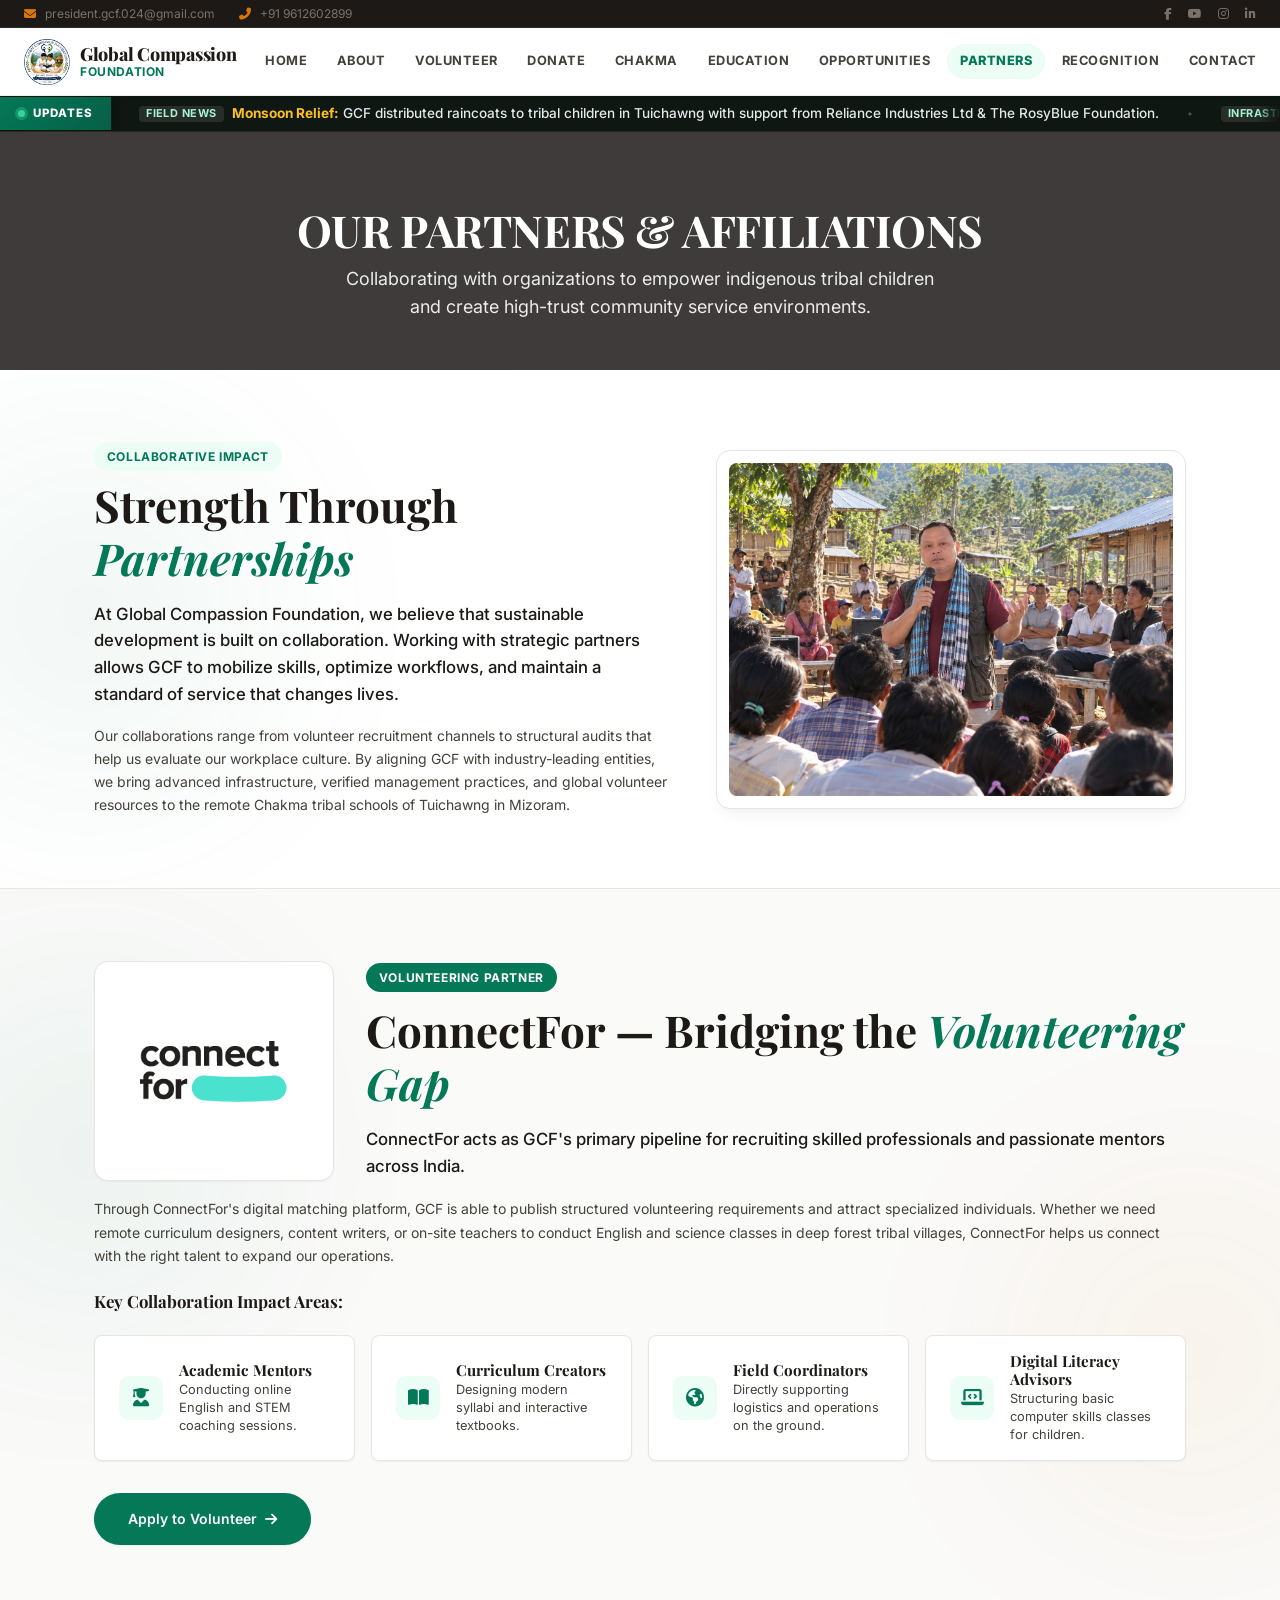
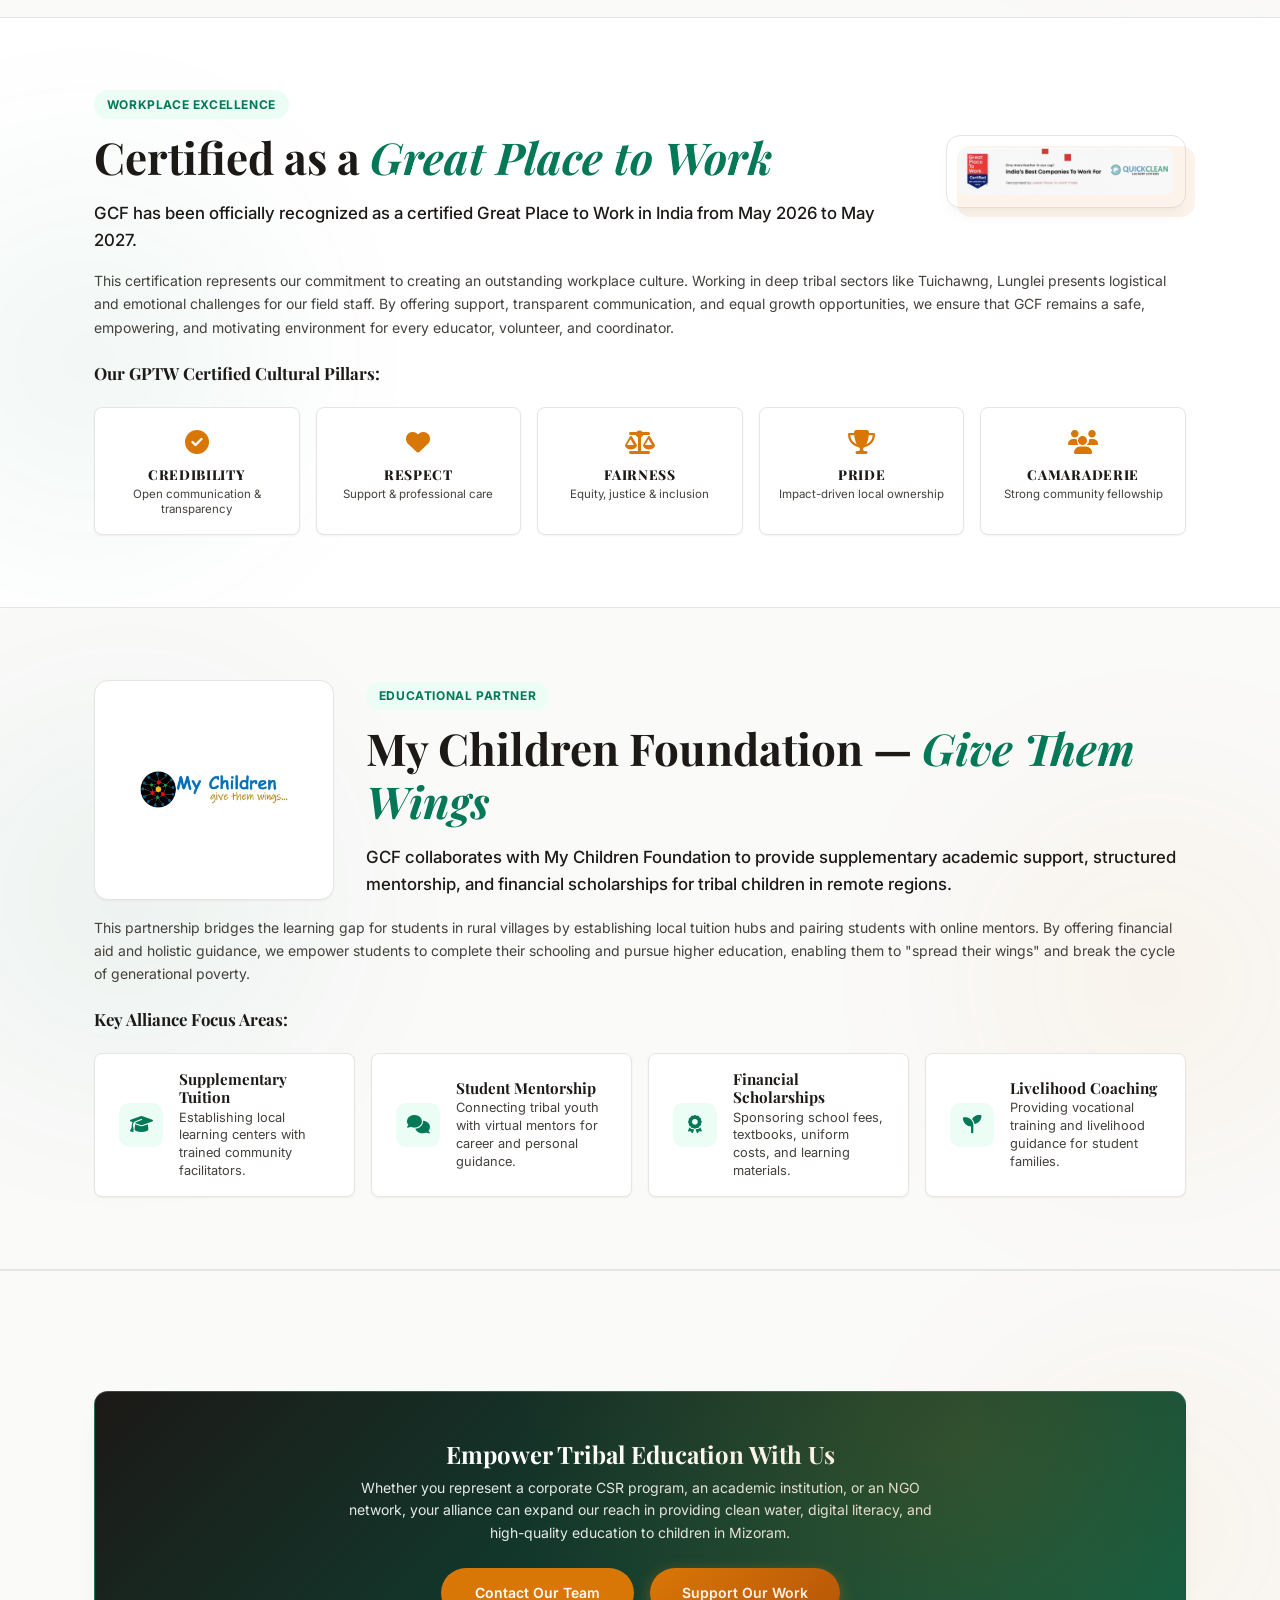
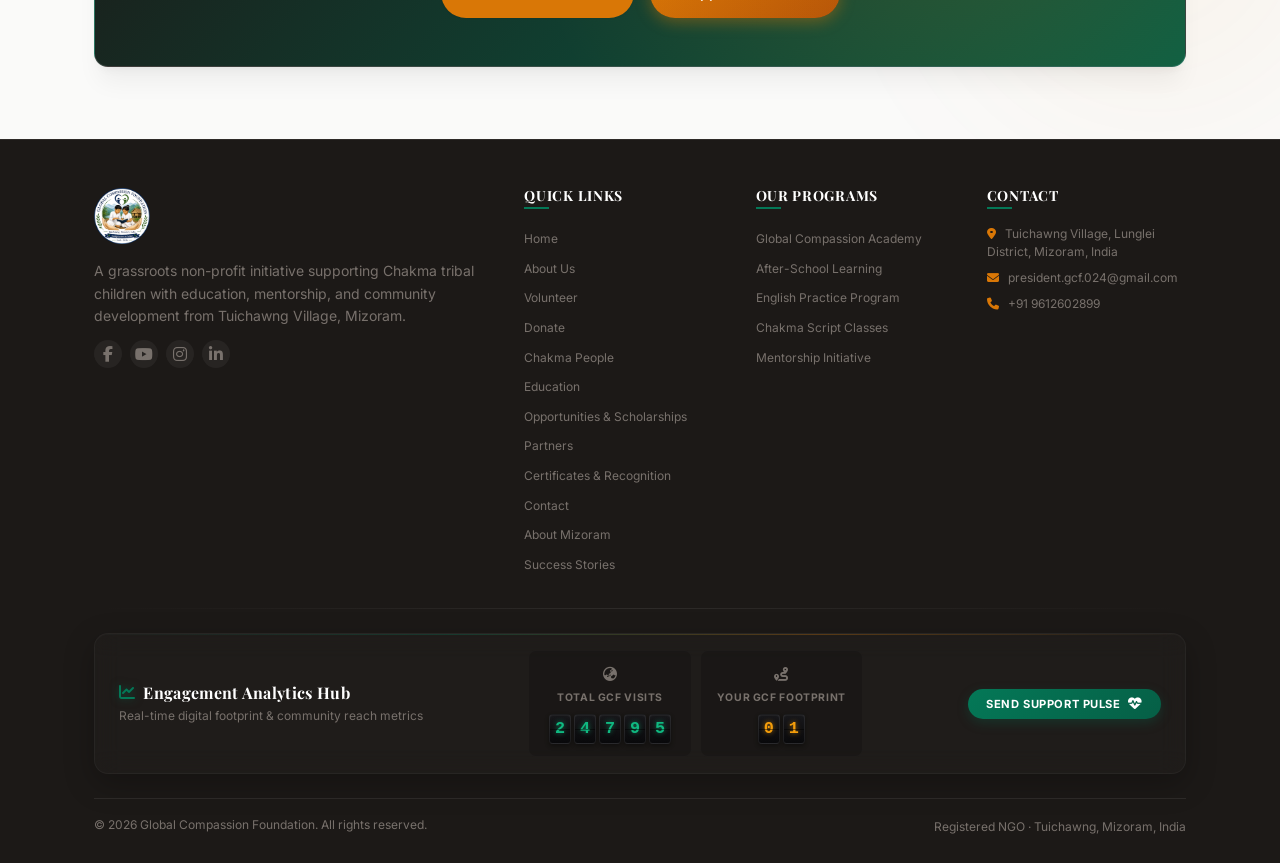
<file: partners.html>
<!DOCTYPE html>
<html lang="en">

<head>
    <meta charset="UTF-8">
    <meta name="viewport" content="width=device-width, initial-scale=1.0">
    <title>Our Trusted Partners & Affiliations | Global Compassion Foundation</title>
    <meta name="description"
        content="Global Compassion Foundation (GCF) collaborates with organizations like ConnectFor and Great Place to Work to empower indigenous Chakma tribal children in Mizoram.">

    <!-- Favicon -->
    <link rel="icon" type="image/png" href="assets/images/hero/logo.png">

    <!-- SEO Meta Tags -->
    <meta name="keywords"
        content="Global Compassion Foundation partners, GCF affiliations, ConnectFor, Great Place to Work, NGO collaborations, tribal community support, Mizoram NGO partners, Sudip Chakma">
    <meta name="robots" content="index, follow">
    <link rel="canonical" href="https://gcf-global.org/partners.html">

    <!-- Open Graph / Facebook -->
    <meta property="og:type" content="website">
    <meta property="og:url" content="https://gcf-global.org/partners.html">
    <meta property="og:title" content="Our Trusted Partners & Affiliations | Global Compassion Foundation">
    <meta property="og:description"
        content="Global Compassion Foundation (GCF) collaborates with organizations like ConnectFor and Great Place to Work to empower indigenous Chakma tribal children in Mizoram.">
        <meta property="og:site_name" content="Global Compassion Foundation">
    <meta property="og:image" content="https://gcf-global.org/assets/images/hero/og_share.jpg">
    <meta property="og:image:secure_url" content="https://gcf-global.org/assets/images/hero/og_share.jpg">
    <meta property="og:image:type" content="image/jpeg">
    <meta property="og:image:width" content="1200">
    <meta property="og:image:height" content="630">
    <meta property="og:image:alt" content="Global Compassion Foundation - Mizoram">

    <!-- Twitter -->
    <meta property="twitter:card" content="summary_large_image">
    <meta property="twitter:url" content="https://gcf-global.org/partners.html">
    <meta property="twitter:title" content="Our Trusted Partners & Affiliations | Global Compassion Foundation">
    <meta property="twitter:description"
        content="Global Compassion Foundation (GCF) collaborates with organizations like ConnectFor and Great Place to Work to empower indigenous Chakma tribal children in Mizoram.">
    <meta property="twitter:image" content="https://gcf-global.org/assets/images/hero/og_share.jpg">
    <link rel="image_src" href="https://gcf-global.org/assets/images/hero/og_share.jpg">

    <!-- Resource Hints -->
    <link rel="preconnect" href="https://cdnjs.cloudflare.com">
    <link rel="preconnect" href="https://fonts.googleapis.com">
    <link rel="preconnect" href="https://fonts.gstatic.com" crossorigin>

    <!-- CSS Style sheets -->
    <link rel="stylesheet" href="css/variables.css?v=4.0">
    <link rel="stylesheet" href="css/main.css?v=4.0">
    <link rel="stylesheet" href="css/layout.css?v=4.0">
    <!-- FontAwesome for standard icons -->
    <link rel="stylesheet" href="https://cdnjs.cloudflare.com/ajax/libs/font-awesome/6.4.0/css/all.min.css">
    
    <style>
        /* Page-specific premium styles */
        .section-relative {
            position: relative;
            overflow: hidden;
        }

        /* Premium Background Glow Blobs */
        .glow-blob {
            position: absolute;
            width: 380px;
            height: 380px;
            border-radius: 50%;
            filter: blur(100px);
            opacity: 0.05;
            z-index: 0;
            pointer-events: none;
            transition: all 0.6s ease-in-out;
        }

        .glow-emerald {
            background-color: var(--secondary);
        }

        .glow-amber {
            background-color: var(--brand-accent);
        }

        .hero-partners {
            background-image: linear-gradient(rgba(28, 25, 23, 0.85), rgba(28, 25, 23, 0.85)), url('https://images.unsplash.com/photo-1522071820081-009f0129c71c?q=80&w=1470&auto=format&fit=crop');
        }

        /* Unified Premium Partner Showcase Card */
        .partner-showcase-card {
            background: white;
            border-radius: var(--radius-lg);
            border: 1px solid var(--border-light);
            padding: var(--space-xl);
            display: flex;
            align-items: center;
            justify-content: center;
            min-height: 220px;
            box-shadow: var(--shadow-sm);
            transition: all 0.4s cubic-bezier(0.16, 1, 0.3, 1);
            position: relative;
            z-index: 2;
            overflow: hidden;
            width: 100%;
        }

        .partner-showcase-card::before {
            content: '';
            position: absolute;
            inset: 0;
            background: linear-gradient(135deg, rgba(4, 120, 87, 0.02) 0%, rgba(217, 119, 6, 0.02) 100%);
            opacity: 0;
            transition: opacity 0.4s ease;
            z-index: -1;
        }

        .partner-showcase-card:hover {
            transform: translateY(-6px);
            box-shadow: var(--shadow-lg);
            border-color: var(--secondary);
        }

        .partner-showcase-card:hover::before {
            opacity: 1;
        }

        .partner-showcase-img {
            max-width: 85%;
            max-height: 130px;
            width: auto;
            height: auto;
            object-fit: contain;
            transition: transform 0.5s cubic-bezier(0.16, 1, 0.3, 1);
        }

        .partner-showcase-card:hover .partner-showcase-img {
            transform: scale(1.04);
        }

        /* Premium Framed Certificate/Badge Card (Specifically for GPTW) */
        .certificate-badge-card {
            position: relative;
            background: white;
            padding: 12px;
            border-radius: var(--radius-lg);
            box-shadow: var(--shadow-lg);
            border: 1px solid var(--border-light);
            transition: transform 0.5s cubic-bezier(0.16, 1, 0.3, 1);
            z-index: 2;
            width: 100%;
        }

        .certificate-badge-card::before {
            content: '';
            position: absolute;
            top: 10px;
            left: 10px;
            right: -10px;
            bottom: -10px;
            background-color: rgba(217, 119, 6, 0.08);
            border-radius: var(--radius-lg);
            z-index: -1;
            transition: all 0.5s cubic-bezier(0.16, 1, 0.3, 1);
        }

        .certificate-badge-card:hover {
            transform: translateY(-6px);
            border-color: var(--brand-accent);
        }

        .certificate-badge-card:hover::before {
            transform: translate(-4px, -4px);
            background-color: rgba(4, 120, 87, 0.08);
        }

        .certificate-badge-img {
            width: 100%;
            height: auto;
            max-height: 280px;
            display: block;
            object-fit: contain;
            border-radius: var(--radius-md);
            transition: transform 0.5s cubic-bezier(0.16, 1, 0.3, 1);
        }

        .certificate-badge-card:hover .certificate-badge-img {
            transform: scale(1.02);
        }

        /* Balanced Horizontal Layout Components */
        .partner-header-block {
            display: flex;
            flex-direction: column;
            gap: var(--space-lg);
            margin-bottom: var(--space-md);
        }

        @media (min-width: 768px) {
            .partner-header-block {
                display: flex;
                flex-direction: row;
                align-items: center;
                gap: var(--space-xl);
            }
            .partner-header-block > .partner-showcase-card,
            .partner-header-block > .certificate-badge-card {
                max-width: 240px;
                flex-shrink: 0;
            }
            .partner-header-block.layout-reverse {
                flex-direction: row-reverse;
            }
        }

        /* Interactive Grid of Features */
        .feature-grid {
            display: grid;
            grid-template-columns: 1fr;
            gap: var(--space-md);
            margin-top: var(--space-lg);
        }

        @media (min-width: 640px) {
            .feature-grid {
                grid-template-columns: repeat(2, 1fr);
            }
        }

        @media (min-width: 1024px) {
            .feature-grid {
                grid-template-columns: repeat(4, 1fr);
            }
        }

        .feature-item-card {
            background: white;
            border: 1px solid var(--border-light);
            border-radius: var(--radius-md);
            padding: var(--space-md) var(--space-lg);
            display: flex;
            gap: var(--space-md);
            align-items: center;
            transition: all 0.3s ease;
            box-shadow: var(--shadow-sm);
        }

        .feature-item-card:hover {
            transform: translateY(-2px) translateX(4px);
            border-color: var(--secondary);
            box-shadow: var(--shadow-md);
        }

        .feature-icon-box {
            width: 44px;
            height: 44px;
            border-radius: 10px;
            display: flex;
            align-items: center;
            justify-content: center;
            font-size: 1.15rem;
            color: var(--secondary);
            background-color: var(--secondary-light);
            flex-shrink: 0;
            transition: all 0.3s ease;
        }

        .feature-item-card:hover .feature-icon-box {
            background-color: var(--secondary);
            color: white;
            transform: scale(1.1);
        }

        .feature-item-card h4 {
            font-size: 0.95rem;
            font-weight: 700;
            color: var(--primary);
            margin-bottom: 2px;
        }

        .feature-item-card p {
            font-size: 0.8rem;
            color: var(--text-muted);
            margin-bottom: 0;
            line-height: 1.4;
        }

        /* Interactive Trust Values Grid (Great Place to Work) */
        .trust-values-grid {
            display: grid;
            grid-template-columns: 1fr;
            gap: var(--space-md);
            margin-top: var(--space-lg);
        }

        @media (min-width: 480px) {
            .trust-values-grid {
                grid-template-columns: repeat(2, 1fr);
            }
        }

        @media (min-width: 768px) {
            .trust-values-grid {
                grid-template-columns: repeat(3, 1fr);
            }
        }

        @media (min-width: 992px) {
            .trust-values-grid {
                grid-template-columns: repeat(5, 1fr);
            }
        }

        .trust-value-card {
            background: white;
            border: 1px solid var(--border-light);
            border-radius: var(--radius-md);
            padding: var(--space-md);
            text-align: center;
            transition: all 0.35s cubic-bezier(0.16, 1, 0.3, 1);
            box-shadow: var(--shadow-sm);
            cursor: pointer;
        }

        .trust-value-card:hover {
            transform: translateY(-4px);
            border-color: var(--brand-accent);
            box-shadow: 0 10px 20px rgba(217, 119, 6, 0.08);
        }

        .trust-value-icon {
            font-size: 1.5rem;
            color: var(--brand-accent);
            margin-bottom: var(--space-xs);
            transition: transform 0.3s ease;
        }

        .trust-value-card:hover .trust-value-icon {
            transform: scale(1.2) rotate(4deg);
        }

        .trust-value-card h4 {
            font-size: 0.85rem;
            font-weight: 800;
            color: var(--primary);
            text-transform: uppercase;
            letter-spacing: 0.05em;
            margin-bottom: 4px;
        }

        .trust-value-card p {
            font-size: 0.72rem;
            color: var(--text-muted);
            line-height: 1.35;
            margin-bottom: 0;
        }

        /* Call To Action Banner */
        .cta-box {
            background: linear-gradient(135deg, var(--primary) 0%, var(--secondary-hover) 100%);
            border-radius: var(--radius-lg);
            padding: var(--space-xl) var(--space-md);
            color: white;
            text-align: center;
            position: relative;
            overflow: hidden;
            box-shadow: var(--shadow-xl);
            margin-top: var(--space-2xl);
            border: 1px solid rgba(255, 255, 255, 0.15);
        }

        @media (min-width: 768px) {
            .cta-box {
                padding: var(--space-2xl) var(--space-xl);
            }
        }

        .cta-box::before {
            content: '';
            position: absolute;
            top: 0; left: 0; right: 0; bottom: 0;
            background-image: radial-gradient(circle at 80% 20%, rgba(217, 119, 6, 0.18) 0%, transparent 50%);
            pointer-events: none;
        }

        .cta-box h3 {
            color: white;
            font-size: var(--text-2xl);
            margin-bottom: var(--space-sm);
        }

        .cta-box p {
            color: rgba(255, 255, 255, 0.9);
            max-width: 600px;
            margin: 0 auto var(--space-lg) auto;
            font-size: var(--text-sm);
            line-height: 1.6;
        }

        .cta-buttons {
            display: flex;
            justify-content: center;
            gap: var(--space-md);
            flex-wrap: wrap;
        }
    </style>

    <!-- JSON-LD Structured Data for Google -->
    <script type="application/ld+json">
    {
      "@context": "https://schema.org",
      "@graph": [
        {
          "@type": "BreadcrumbList",
          "itemListElement": [
            {
              "@type": "ListItem",
              "position": 1,
              "name": "Home",
              "item": "https://gcf-global.org/index.html"
            },
            {
              "@type": "ListItem",
              "position": 2,
              "name": "Our Partners",
              "item": "https://gcf-global.org/partners.html"
            }
          ]
        },
        {
          "@context": "https://schema.org",
          "@type": "WebPage",
          "url": "https://gcf-global.org/partners.html",
          "mainEntityOfPage": "https://gcf-global.org/partners.html",
          "name": "Our Partners & Affiliations",
          "headline": "Our Trusted Partners & Affiliations | Global Compassion Foundation",
          "description": "Learn about the organizations that partner with GCF to support education and community development in Mizoram.",
          "publisher": {
            "@type": "NonprofitOrganization",
            "name": "Global Compassion Foundation",
            "logo": {
              "@type": "ImageObject",
              "url": "https://gcf-global.org/assets/images/hero/logo.png"
            }
          }
        }
      ]
    }
    </script>
</head>

<body>

    <!-- Top Utility Bar -->
    <div class="top-bar">
        <div class="container">
            <div class="top-bar-contact">
                <span><i class="fas fa-envelope"></i> president.gcf.024@gmail.com</span>
                <span><i class="fas fa-phone-alt"></i> +91 9612602899</span>
            </div>
            <div class="top-bar-socials">
                <a href="https://www.facebook.com/share/1D7DtNhzAA/" target="_blank" rel="noopener noreferrer"
                    aria-label="Facebook"><i class="fab fa-facebook-f"></i></a>
                <a href="https://www.youtube.com/@gcf_global" target="_blank" rel="noopener noreferrer"
                    aria-label="YouTube"><i class="fab fa-youtube"></i></a>
                <a href="https://www.instagram.com/globalcompassionfoundation?igsh=dmpzOXl4aHc1aDJr#" target="_blank"
                    rel="noopener noreferrer" aria-label="Instagram"><i class="fab fa-instagram"></i></a>
                <a href="https://www.linkedin.com/in/global-compassion-foundation-73364a177/" target="_blank"
                    rel="noopener noreferrer" aria-label="LinkedIn"><i class="fab fa-linkedin-in"></i></a>
            </div>
        </div>
    </div>

    <!-- Main Header -->
    <header class="site-header" id="main-header">
        <div class="container">
            <a href="index.html" class="logo-link" id="logo">
                <img src="assets/images/hero/logo.png" alt="Global Compassion Foundation Logo">
                <span class="logo-text">Global Compassion <span>Foundation</span></span>
            </a>

            <button class="mobile-nav-toggle" aria-label="Toggle Navigation Menu" aria-expanded="false"
                id="menu-toggle">
                <span class="line"></span>
                <span class="line"></span>
                <span class="line"></span>
            </button>

            <nav class="main-nav" id="navigation-menu">
                <ul class="nav-list">
                    <li><a href="index.html" class="nav-link">Home</a></li>
                    <li><a href="about.html" class="nav-link">About</a></li>
                    <li><a href="volunteer.html" class="nav-link">Volunteer</a></li>
                    <li><a href="donate.html" class="nav-link">Donate</a></li>
                    <li><a href="chakma.html" class="nav-link">Chakma</a></li>
                    <li><a href="education.html" class="nav-link">Education</a></li>
                    <li><a href="opportunities.html" class="nav-link">Opportunities</a></li>
                    <li><a href="partners.html" class="nav-link active">Partners</a></li>
                    <li><a href="certificates.html" class="nav-link">Recognition</a></li>
                    <li><a href="contact.html" class="nav-link">Contact</a></li>
                </ul>
                <a href="donate.html" class="btn btn-secondary"
                    style="font-size: var(--text-xs); text-transform: uppercase; letter-spacing: 0.05em; padding: 0.5rem 1.25rem; border-radius: var(--radius-full);">Donate</a>
            </nav>
        </div>
    </header>

    <!-- Announcement Marquee Ticker Bar -->
    <div class="gcf-marquee-bar" aria-label="Latest Announcements and News Ticker">
        <div class="gcf-marquee-inner">
            <div class="gcf-marquee-label">
                <span class="live-dot" aria-hidden="true"></span>
                <span>Updates</span>
            </div>
            <div class="gcf-marquee-track">
                <div class="gcf-marquee-content">
                    <a href="index.html#latest-updates" class="gcf-marquee-item">
                        <span class="item-tag">Field News</span>
                        <span><strong>Monsoon Relief:</strong> GCF distributed raincoats to tribal children in Tuichawng with support from Reliance Industries Ltd &amp; The RosyBlue Foundation.</span>
                    </a>
                    <span class="gcf-marquee-sep">•</span>
                    <a href="index.html#projects" class="gcf-marquee-item">
                        <span class="item-tag">Infrastructure</span>
                        <span><strong>Water Project:</strong> Ruma gravity aqueduct pipeline reaches 95% completion, delivering fresh highland spring water!</span>
                    </a>
                    <span class="gcf-marquee-sep">•</span>
                    <a href="chakma.html" class="gcf-marquee-item">
                        <span class="item-tag">Education</span>
                        <span><strong>Tribal Literacy:</strong> Native Chakma script literacy classes active across 12 villages.</span>
                    </a>
                    <span class="gcf-marquee-sep">•</span>
                    <a href="index.html#about-teaser" class="gcf-marquee-item">
                        <span class="item-tag">Transparency</span>
                        <span><strong>100% Direct Impact:</strong> Zero bureaucracy, 100% of contributions deploy straight to field projects.</span>
                    </a>
                    <span class="gcf-marquee-sep">•</span>
                    <!-- Duplicate for infinite seamless scroll loop -->
                    <a href="index.html#latest-updates" class="gcf-marquee-item">
                        <span class="item-tag">Field News</span>
                        <span><strong>Monsoon Relief:</strong> GCF distributed raincoats to tribal children in Tuichawng with support from Reliance Industries Ltd &amp; The RosyBlue Foundation.</span>
                    </a>
                    <span class="gcf-marquee-sep">•</span>
                    <a href="index.html#projects" class="gcf-marquee-item">
                        <span class="item-tag">Infrastructure</span>
                        <span><strong>Water Project:</strong> Ruma gravity aqueduct pipeline reaches 95% completion, delivering fresh highland spring water!</span>
                    </a>
                    <span class="gcf-marquee-sep">•</span>
                    <a href="chakma.html" class="gcf-marquee-item">
                        <span class="item-tag">Education</span>
                        <span><strong>Tribal Literacy:</strong> Native Chakma script literacy classes active across 12 villages.</span>
                    </a>
                    <span class="gcf-marquee-sep">•</span>
                    <a href="index.html#about-teaser" class="gcf-marquee-item">
                        <span class="item-tag">Transparency</span>
                        <span><strong>100% Direct Impact:</strong> Zero bureaucracy, 100% of contributions deploy straight to field projects.</span>
                    </a>
                    <span class="gcf-marquee-sep">•</span>
                </div>
            </div>
        </div>
    </div>

    <!-- Subpage Hero Banner -->
    <div class="subpage-hero hero-partners">
        <div class="container">
            <h1>Our Partners & Affiliations</h1>
            <p>Collaborating with organizations to empower indigenous tribal children and create high-trust community service environments.</p>
        </div>
    </div>

    <!-- Main Content -->
    <main>

        <!-- Section 1: Partnership Philosophy -->
        <section class="section reveal section-relative">
            <div class="glow-blob glow-emerald" style="top: 10%; left: -8%;"></div>
            <div class="container">
                <div class="split-block" style="align-items: center; gap: var(--space-2xl);">
                    <div style="position: relative; z-index: 1;">
                        <span class="badge badge-primary">Collaborative Impact</span>
                        <h2>Strength Through <span>Partnerships</span></h2>
                        <p style="margin-bottom: var(--space-md); font-weight: 500; font-size: 1.05rem; line-height: 1.6; color: var(--primary);">
                            At Global Compassion Foundation, we believe that sustainable development is built on collaboration. Working with strategic partners allows GCF to mobilize skills, optimize workflows, and maintain a standard of service that changes lives.
                        </p>
                        <p style="margin-bottom: 0; color: var(--text-muted); font-size: var(--text-sm); line-height: 1.65;">
                            Our collaborations range from volunteer recruitment channels to structural audits that help us evaluate our workplace culture. By aligning GCF with industry-leading entities, we bring advanced infrastructure, verified management practices, and global volunteer resources to the remote Chakma tribal schools of Tuichawng in Mizoram.
                        </p>
                    </div>

                    <div class="split-block-img" style="box-shadow: var(--shadow-lg); border-radius: var(--radius-lg); border: 1px solid var(--border-light); padding: 12px; background: white;">
                        <img src="assets/images/partners/communitygeather.jpeg"
                            alt="Tuichawng village community gathering and elders meeting with Global Compassion Foundation leaders"
                            loading="lazy">
                    </div>
                </div>
            </div>
        </section>

        <!-- Section 2: Partner 1 - ConnectFor -->
        <section class="section reveal section-relative"
            style="background-color: var(--bg-offset); border-top: 1px solid var(--border-light); border-bottom: 1px solid var(--border-light);">
            <div class="glow-blob glow-amber" style="bottom: 10%; right: -8%;"></div>
            <div class="glow-blob glow-emerald" style="top: 10%; left: -8%;"></div>
            <div class="container">
                <!-- Partner Header Block: Logo and Title side-by-side on desktop -->
                <div class="partner-header-block">
                    <div class="partner-showcase-card">
                        <img class="partner-showcase-img" src="assets/images/partners/connectfor.png" alt="ConnectFor logo with turquoise swoosh mark">
                    </div>
                    <div style="position: relative; z-index: 1;">
                        <span class="badge badge-secondary" style="background-color: var(--secondary); color: white;">Volunteering Partner</span>
                        <h2 style="color: var(--primary); margin-top: 4px;">ConnectFor — Bridging the <span>Volunteering Gap</span></h2>
                        <p style="margin-bottom: 0; font-weight: 500; font-size: 1.05rem; line-height: 1.6; color: var(--primary);">
                            ConnectFor acts as GCF's primary pipeline for recruiting skilled professionals and passionate mentors across India.
                        </p>
                    </div>
                </div>

                <!-- Body Block: Full container width paragraphs -->
                <div style="position: relative; z-index: 1; margin-top: var(--space-md);">
                    <p style="margin-bottom: var(--space-lg); color: var(--text-muted); font-size: var(--text-sm); line-height: 1.65;">
                        Through ConnectFor's digital matching platform, GCF is able to publish structured volunteering requirements and attract specialized individuals. Whether we need remote curriculum designers, content writers, or on-site teachers to conduct English and science classes in deep forest tribal villages, ConnectFor helps us connect with the right talent to expand our operations.
                    </p>

                    <!-- Interactive Volunteer Focus Areas Grid - Spans full width -->
                    <h3 style="font-size: 1.05rem; font-weight: 700; color: var(--primary); margin-bottom: var(--space-sm);">Key Collaboration Impact Areas:</h3>
                    <div class="feature-grid">
                        <div class="feature-item-card">
                            <div class="feature-icon-box">
                                <i class="fas fa-user-graduate"></i>
                            </div>
                            <div>
                                <h4>Academic Mentors</h4>
                                <p>Conducting online English and STEM coaching sessions.</p>
                            </div>
                        </div>
                        <div class="feature-item-card">
                            <div class="feature-icon-box">
                                <i class="fas fa-book-open"></i>
                            </div>
                            <div>
                                <h4>Curriculum Creators</h4>
                                <p>Designing modern syllabi and interactive textbooks.</p>
                            </div>
                        </div>
                        <div class="feature-item-card">
                            <div class="feature-icon-box">
                                <i class="fas fa-globe-americas"></i>
                            </div>
                            <div>
                                <h4>Field Coordinators</h4>
                                <p>Directly supporting logistics and operations on the ground.</p>
                            </div>
                        </div>
                        <div class="feature-item-card">
                            <div class="feature-icon-box">
                                <i class="fas fa-laptop-code"></i>
                            </div>
                            <div>
                                <h4>Digital Literacy Advisors</h4>
                                <p>Structuring basic computer skills classes for children.</p>
                            </div>
                        </div>
                    </div>

                    <div style="margin-top: var(--space-xl);">
                        <a href="volunteer.html" class="btn btn-primary" style="display: inline-flex; align-items: center; gap: 8px;">
                            Apply to Volunteer <i class="fas fa-arrow-right"></i>
                        </a>
                    </div>
                </div>
            </div>
        </section>
 
        <!-- Section 3: Partner 2 - Great Place to Work -->
        <section class="section reveal section-relative">
            <div class="glow-blob glow-emerald" style="bottom: 10%; left: -8%;"></div>
            <div class="container">
                <!-- Partner Header Block: Logo on right, Title on left on desktop -->
                <div class="partner-header-block layout-reverse">
                    <div class="certificate-badge-card">
                        <img class="certificate-badge-img" src="assets/images/partners/great_place_to_work.png" alt="Great Place to Work certification banner celebrating India's Best Companies to Work For">
                    </div>
                    <div style="position: relative; z-index: 1; flex: 1;">
                        <span class="badge badge-primary">Workplace Excellence</span>
                        <h2 style="color: var(--primary); margin-top: 4px;">Certified as a <span>Great Place to Work</span></h2>
                        <p style="margin-bottom: 0; font-weight: 500; font-size: 1.05rem; line-height: 1.6; color: var(--primary);">
                            GCF has been officially recognized as a certified Great Place to Work in India from May 2026 to May 2027.
                        </p>
                    </div>
                </div>

                <!-- Body Block: Full container width paragraphs -->
                <div style="position: relative; z-index: 1; margin-top: var(--space-md);">
                    <p style="margin-bottom: var(--space-lg); color: var(--text-muted); font-size: var(--text-sm); line-height: 1.65;">
                        This certification represents our commitment to creating an outstanding workplace culture. Working in deep tribal sectors like Tuichawng, Lunglei presents logistical and emotional challenges for our field staff. By offering support, transparent communication, and equal growth opportunities, we ensure that GCF remains a safe, empowering, and motivating environment for every educator, volunteer, and coordinator.
                    </p>

                    <!-- Trust Index Metric Categories (Interactive) - Spans full width -->
                    <h3 style="font-size: 1.05rem; font-weight: 700; color: var(--primary); margin-bottom: var(--space-sm);">Our GPTW Certified Cultural Pillars:</h3>
                    <div class="trust-values-grid">
                        <div class="trust-value-card">
                            <div class="trust-value-icon"><i class="fas fa-check-circle"></i></div>
                            <h4>Credibility</h4>
                            <p>Open communication & transparency</p>
                        </div>
                        <div class="trust-value-card">
                            <div class="trust-value-icon"><i class="fas fa-heart"></i></div>
                            <h4>Respect</h4>
                            <p>Support & professional care</p>
                        </div>
                        <div class="trust-value-card">
                            <div class="trust-value-icon"><i class="fas fa-balance-scale"></i></div>
                            <h4>Fairness</h4>
                            <p>Equity, justice & inclusion</p>
                        </div>
                        <div class="trust-value-card">
                            <div class="trust-value-icon"><i class="fas fa-trophy"></i></div>
                            <h4>Pride</h4>
                            <p>Impact-driven local ownership</p>
                        </div>
                        <div class="trust-value-card">
                            <div class="trust-value-icon"><i class="fas fa-users"></i></div>
                            <h4>Camaraderie</h4>
                            <p>Strong community fellowship</p>
                        </div>
                    </div>
                </div>
            </div>
        </section>

        <!-- Section 4: Partner 3 - My Children Foundation -->
        <section class="section reveal section-relative"
            style="background-color: var(--bg-offset); border-top: 1px solid var(--border-light); border-bottom: 1px solid var(--border-light);">
            <div class="glow-blob glow-amber" style="bottom: 15%; right: -5%;"></div>
            <div class="glow-blob glow-emerald" style="top: 15%; left: -5%;"></div>
            <div class="container">
                <!-- Partner Header Block: Logo on left, Title on right on desktop -->
                <div class="partner-header-block">
                    <div class="partner-showcase-card">
                        <img class="partner-showcase-img" src="assets/images/partners/my_children.png" alt="My Children Foundation logo with network graph circle and text 'give them wings...'">
                    </div>
                    <div style="position: relative; z-index: 1;">
                        <span class="badge badge-primary">Educational Partner</span>
                        <h2 style="color: var(--primary); margin-top: 4px;">My Children Foundation — <span>Give Them Wings</span></h2>
                        <p style="margin-bottom: 0; font-weight: 500; font-size: 1.05rem; line-height: 1.6; color: var(--primary);">
                            GCF collaborates with My Children Foundation to provide supplementary academic support, structured mentorship, and financial scholarships for tribal children in remote regions.
                        </p>
                    </div>
                </div>

                <!-- Body Block: Full container width paragraphs -->
                <div style="position: relative; z-index: 1; margin-top: var(--space-md);">
                    <p style="margin-bottom: var(--space-lg); color: var(--text-muted); font-size: var(--text-sm); line-height: 1.65;">
                        This partnership bridges the learning gap for students in rural villages by establishing local tuition hubs and pairing students with online mentors. By offering financial aid and holistic guidance, we empower students to complete their schooling and pursue higher education, enabling them to "spread their wings" and break the cycle of generational poverty.
                    </p>

                    <!-- Focus Areas Grid - Spans full width -->
                    <h3 style="font-size: 1.05rem; font-weight: 700; color: var(--primary); margin-bottom: var(--space-sm);">Key Alliance Focus Areas:</h3>
                    <div class="feature-grid">
                        <div class="feature-item-card">
                            <div class="feature-icon-box">
                                <i class="fas fa-graduation-cap"></i>
                            </div>
                            <div>
                                <h4>Supplementary Tuition</h4>
                                <p>Establishing local learning centers with trained community facilitators.</p>
                            </div>
                        </div>
                        <div class="feature-item-card">
                            <div class="feature-icon-box">
                                <i class="fas fa-comments"></i>
                            </div>
                            <div>
                                <h4>Student Mentorship</h4>
                                <p>Connecting tribal youth with virtual mentors for career and personal guidance.</p>
                            </div>
                        </div>
                        <div class="feature-item-card">
                            <div class="feature-icon-box">
                                <i class="fas fa-award"></i>
                            </div>
                            <div>
                                <h4>Financial Scholarships</h4>
                                <p>Sponsoring school fees, textbooks, uniform costs, and learning materials.</p>
                            </div>
                        </div>
                        <div class="feature-item-card">
                            <div class="feature-icon-box">
                                <i class="fas fa-seedling"></i>
                            </div>
                            <div>
                                <h4>Livelihood Coaching</h4>
                                <p>Providing vocational training and livelihood guidance for student families.</p>
                            </div>
                        </div>
                    </div>
                </div>
            </div>
        </section>

        <!-- Section 5: Interactive Partnership CTA -->
        <section class="section reveal section-relative" style="background-color: var(--bg-offset); border-top: 1px solid var(--border-light);">
            <div class="glow-blob glow-amber" style="top: 15%; right: -5%;"></div>
            <div class="container">
                <div class="cta-box">
                    <h3>Empower Tribal Education With Us</h3>
                    <p>Whether you represent a corporate CSR program, an academic institution, or an NGO network, your alliance can expand our reach in providing clean water, digital literacy, and high-quality education to children in Mizoram.</p>
                    <div class="cta-buttons">
                        <a href="contact.html" class="btn btn-secondary" style="border-radius: var(--radius-full); padding: 0.75rem 2rem;">Contact Our Team</a>
                        <a href="donate.html" class="btn btn-primary" style="background: linear-gradient(135deg, #d97706, #b45309); box-shadow: 0 4px 15px rgba(217, 119, 6, 0.4); border: none; border-radius: var(--radius-full); padding: 0.75rem 2rem;">Support Our Work</a>
                    </div>
                </div>
            </div>
        </section>

    </main>

    <footer class="site-footer">
        <div class="container">
            <div class="footer-top">
                <div class="footer-col" style="flex-grow: 1.5;">
                    <a href="index.html" class="logo-link" style="display: inline-flex; margin-bottom: 1rem;">
                        <img src="assets/images/hero/logo.png" alt="Global Compassion Foundation Logo" style="height: 56px; width: auto;" loading="lazy">
                    </a>
                    <p style="font-size: var(--text-sm); line-height: 1.6; color: var(--text-light);">
                        A grassroots non-profit initiative supporting Chakma tribal children with education, mentorship, and community development from Tuichawng Village, Mizoram.
                    </p>
                    <div class="social-links" style="margin-top: 0.75rem;">
                        <a href="https://www.facebook.com/share/1D7DtNhzAA/" target="_blank" rel="noopener noreferrer"
                            class="social-link" aria-label="Facebook"><i class="fab fa-facebook-f"></i></a>
                        <a href="https://www.youtube.com/@gcf_global" target="_blank" rel="noopener noreferrer"
                            class="social-link" aria-label="YouTube"><i class="fab fa-youtube"></i></a>
                        <a href="https://www.instagram.com/globalcompassionfoundation?igsh=dmpzOXl4aHc1aDJr#"
                            target="_blank" rel="noopener noreferrer" class="social-link" aria-label="Instagram"><i
                                class="fab fa-instagram"></i></a>
                        <a href="https://www.linkedin.com/in/global-compassion-foundation-73364a177/" target="_blank"
                            rel="noopener noreferrer" class="social-link" aria-label="LinkedIn"><i
                                class="fab fa-linkedin-in"></i></a>
                    </div>
                </div>
                <div class="footer-col">
                    <h3>Quick Links</h3>
                    <ul class="footer-links-list">
                        <li><a href="index.html">Home</a></li>
                        <li><a href="about.html">About Us</a></li>
                        <li><a href="volunteer.html">Volunteer</a></li>
                        <li><a href="donate.html">Donate</a></li>
                        <li><a href="chakma.html">Chakma People</a></li>
                        <li><a href="education.html">Education</a></li>
                        <li><a href="opportunities.html">Opportunities &amp; Scholarships</a></li>
                        <li><a href="partners.html">Partners</a></li>
                        <li><a href="certificates.html">Certificates &amp; Recognition</a></li>
                        <li><a href="contact.html">Contact</a></li>
                        <li><a href="mizoram.html">About Mizoram</a></li>
                        <li><a href="story.html">Success Stories</a></li>
                    </ul>
                </div>
                <div class="footer-col">
                    <h3>Our Programs</h3>
                    <ul class="footer-links-list">
                        <li><a href="about.html">Global Compassion Academy</a></li>
                        <li><a href="about.html">After-School Learning</a></li>
                        <li><a href="about.html">English Practice Program</a></li>
                        <li><a href="chakma.html">Chakma Script Classes</a></li>
                        <li><a href="volunteer.html">Mentorship Initiative</a></li>
                    </ul>
                </div>
                <div class="footer-col">
                    <h3>Contact</h3>
                    <p><i class="fas fa-map-marker-alt" style="color: var(--brand-accent); margin-right: 6px;"></i>
                        Tuichawng Village, Lunglei District, Mizoram, India</p>
                    <p><i class="fas fa-envelope" style="color: var(--brand-accent); margin-right: 6px;"></i>
                        president.gcf.024@gmail.com</p>
                    <p><i class="fas fa-phone" style="color: var(--brand-accent); margin-right: 6px;"></i> +91 9612602899</p>
                </div>
            </div>

            <!-- Digital Visitor Counter Dashboard -->
            <div class="footer-counter-divider"></div>
            <div class="visitor-counter-wrapper" id="visitor-counter-panel">
                <div class="counter-container">
                    <div class="counter-info">
                        <h4><i class="fas fa-chart-line"></i> Engagement Analytics Hub</h4>
                        <p>Real-time digital footprint & community reach metrics</p>
                    </div>
                    <div class="counter-stats-grid">
                        <!-- Card 1: Total Hits -->
                        <div class="counter-card" title="Total accumulated visits from global supporters">
                            <span class="counter-card-icon"><i class="fas fa-globe-asia"></i></span>
                            <span class="counter-label">Total GCF Visits</span>
                            <div class="digital-digits-wrapper" id="total-visits-digits">
                                <!-- Generated by JavaScript: digit-boxes -->
                            </div>
                        </div>

                        <!-- Card 2: Session Views -->
                        <div class="counter-card" title="Number of pages you've visited during this browsing session">
                            <span class="counter-card-icon"><i class="fas fa-route"></i></span>
                            <span class="counter-label">Your GCF Footprint</span>
                            <div class="digital-digits-wrapper" id="session-views-digits">
                                <!-- Generated by JavaScript: digit-boxes -->
                            </div>
                        </div>
                    </div>

                    <!-- Interactive Action button -->
                    <div class="pulse-button-wrapper">
                        <button class="btn-pulse" id="btn-support-pulse"
                            title="Send a heartbeat pulse to GCF servers to show your support!">
                            <span>Send Support Pulse</span>
                            <i class="fas fa-heartbeat heartbeat-icon"></i>
                        </button>
                    </div>
                </div>
            </div>

            <div class="footer-bottom">
                <p style="color: var(--text-light); font-size: var(--text-xs); margin-bottom: 0.25rem;">
                    &copy; <span id="copyright-year">2026</span> Global Compassion Foundation. All rights reserved.
                </p>
                <p style="color: var(--text-light); font-size: var(--text-xs); margin-bottom: 0;">
                    Registered NGO · Tuichawng, Mizoram, India
                </p>
            </div>
            </div>
        </div> <!-- CLOSE CONTAINER -->
    </footer>

    <!-- JS Scripts -->
    <script src="js/navigation.js?v=4.0"></script>
    <script src="js/main.js?v=4.0"></script>
</body>

</html>
</file>
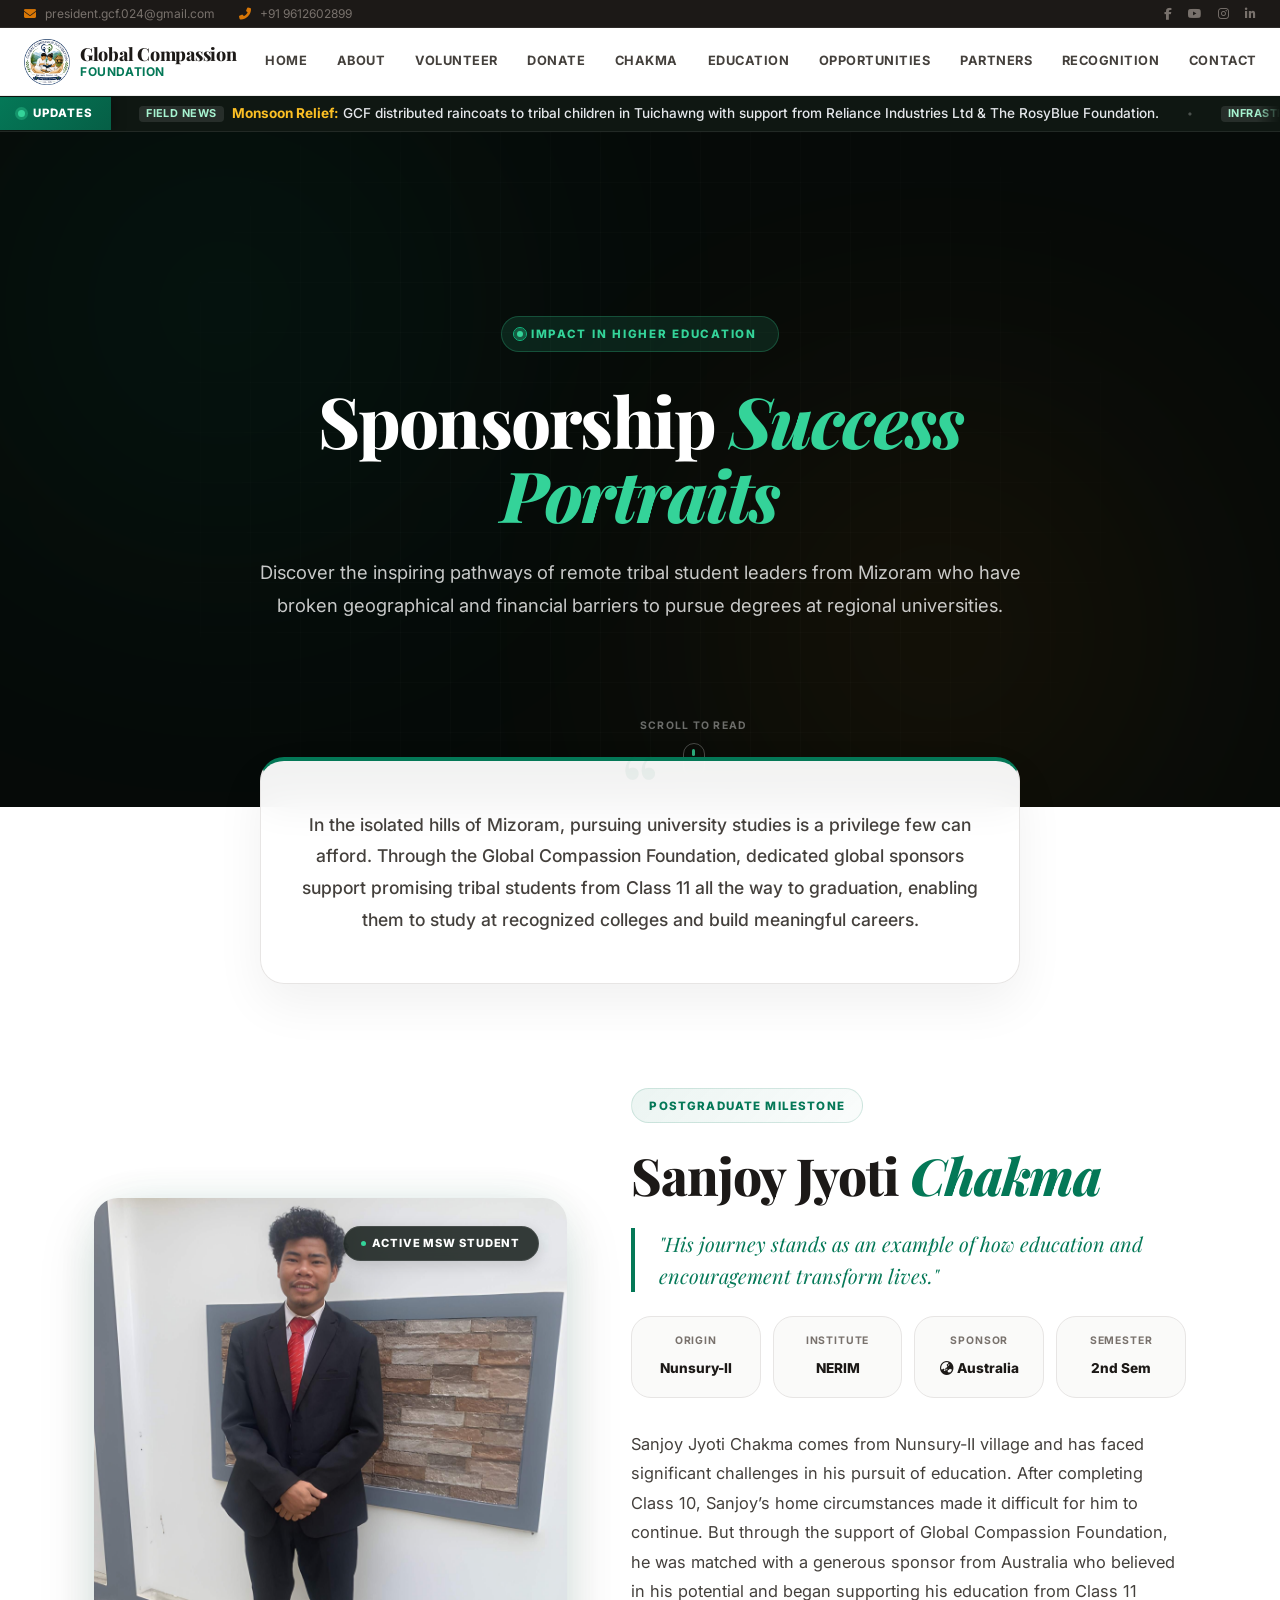
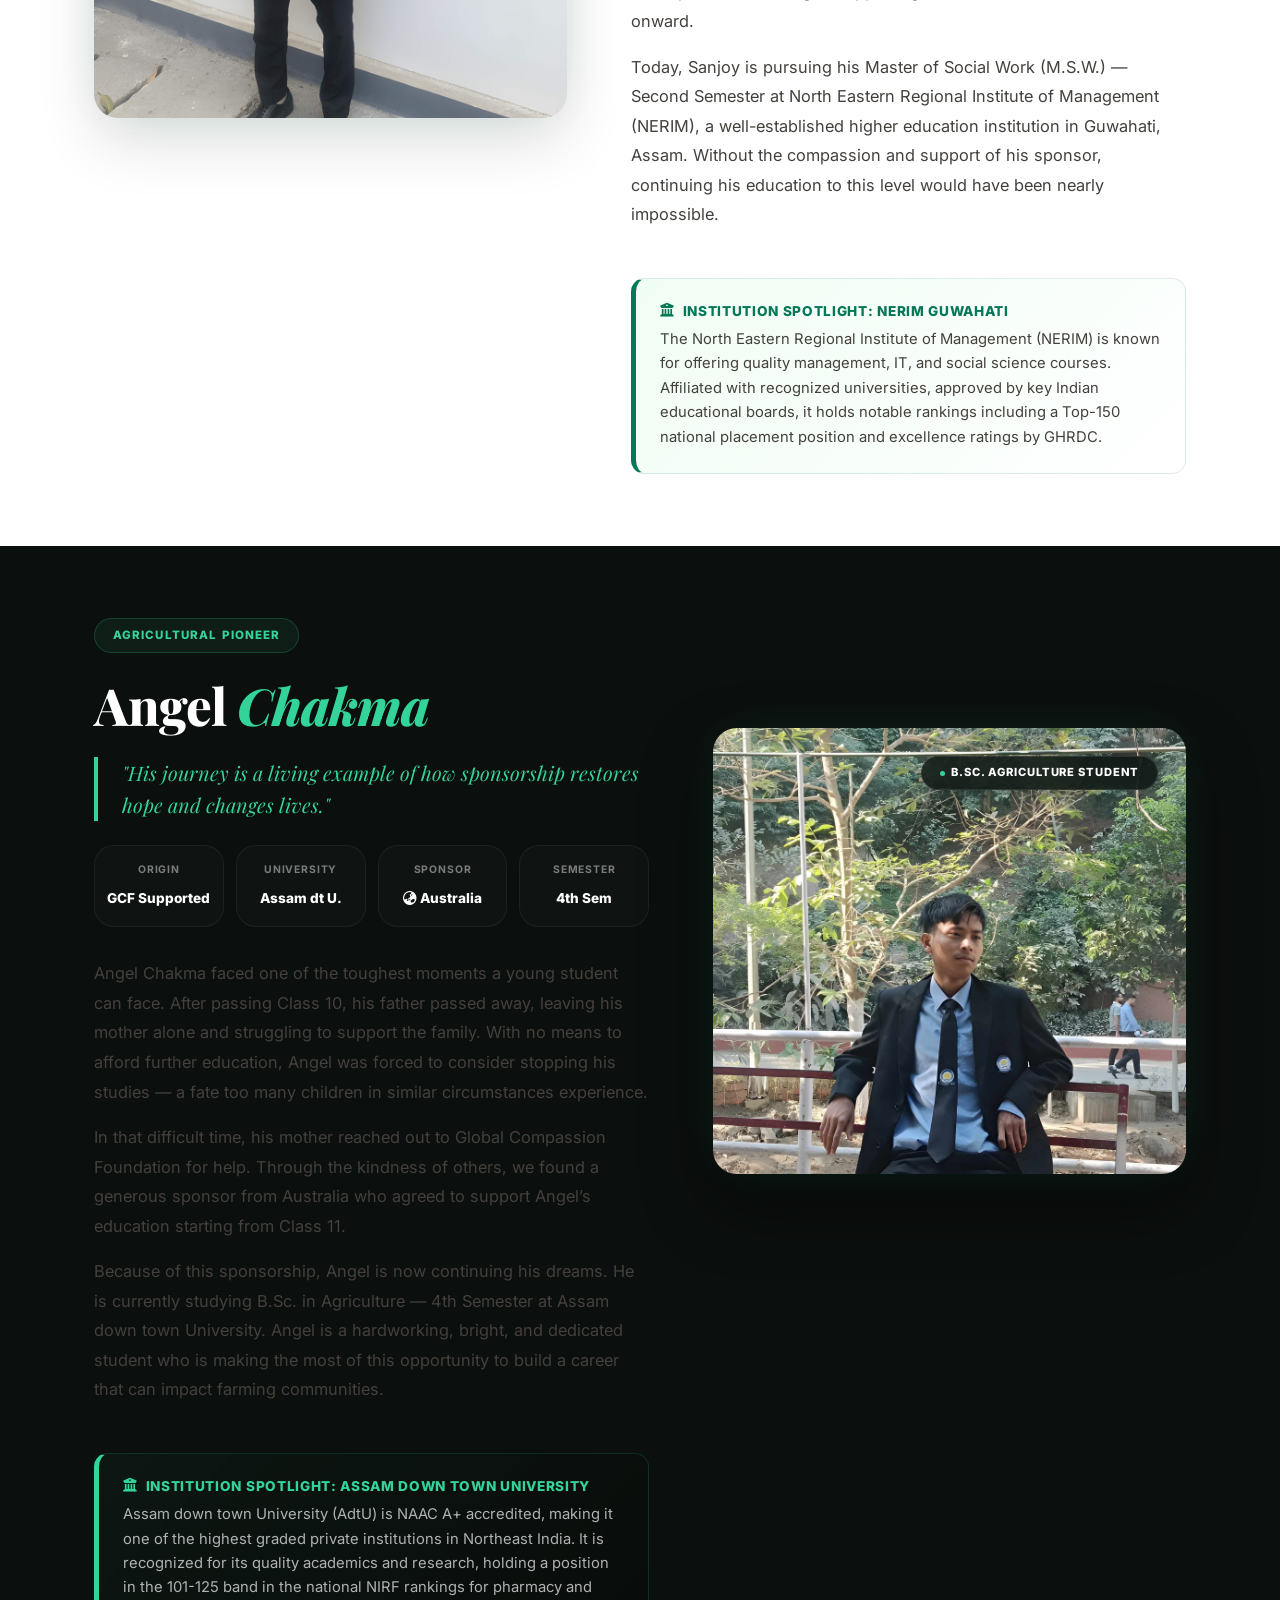
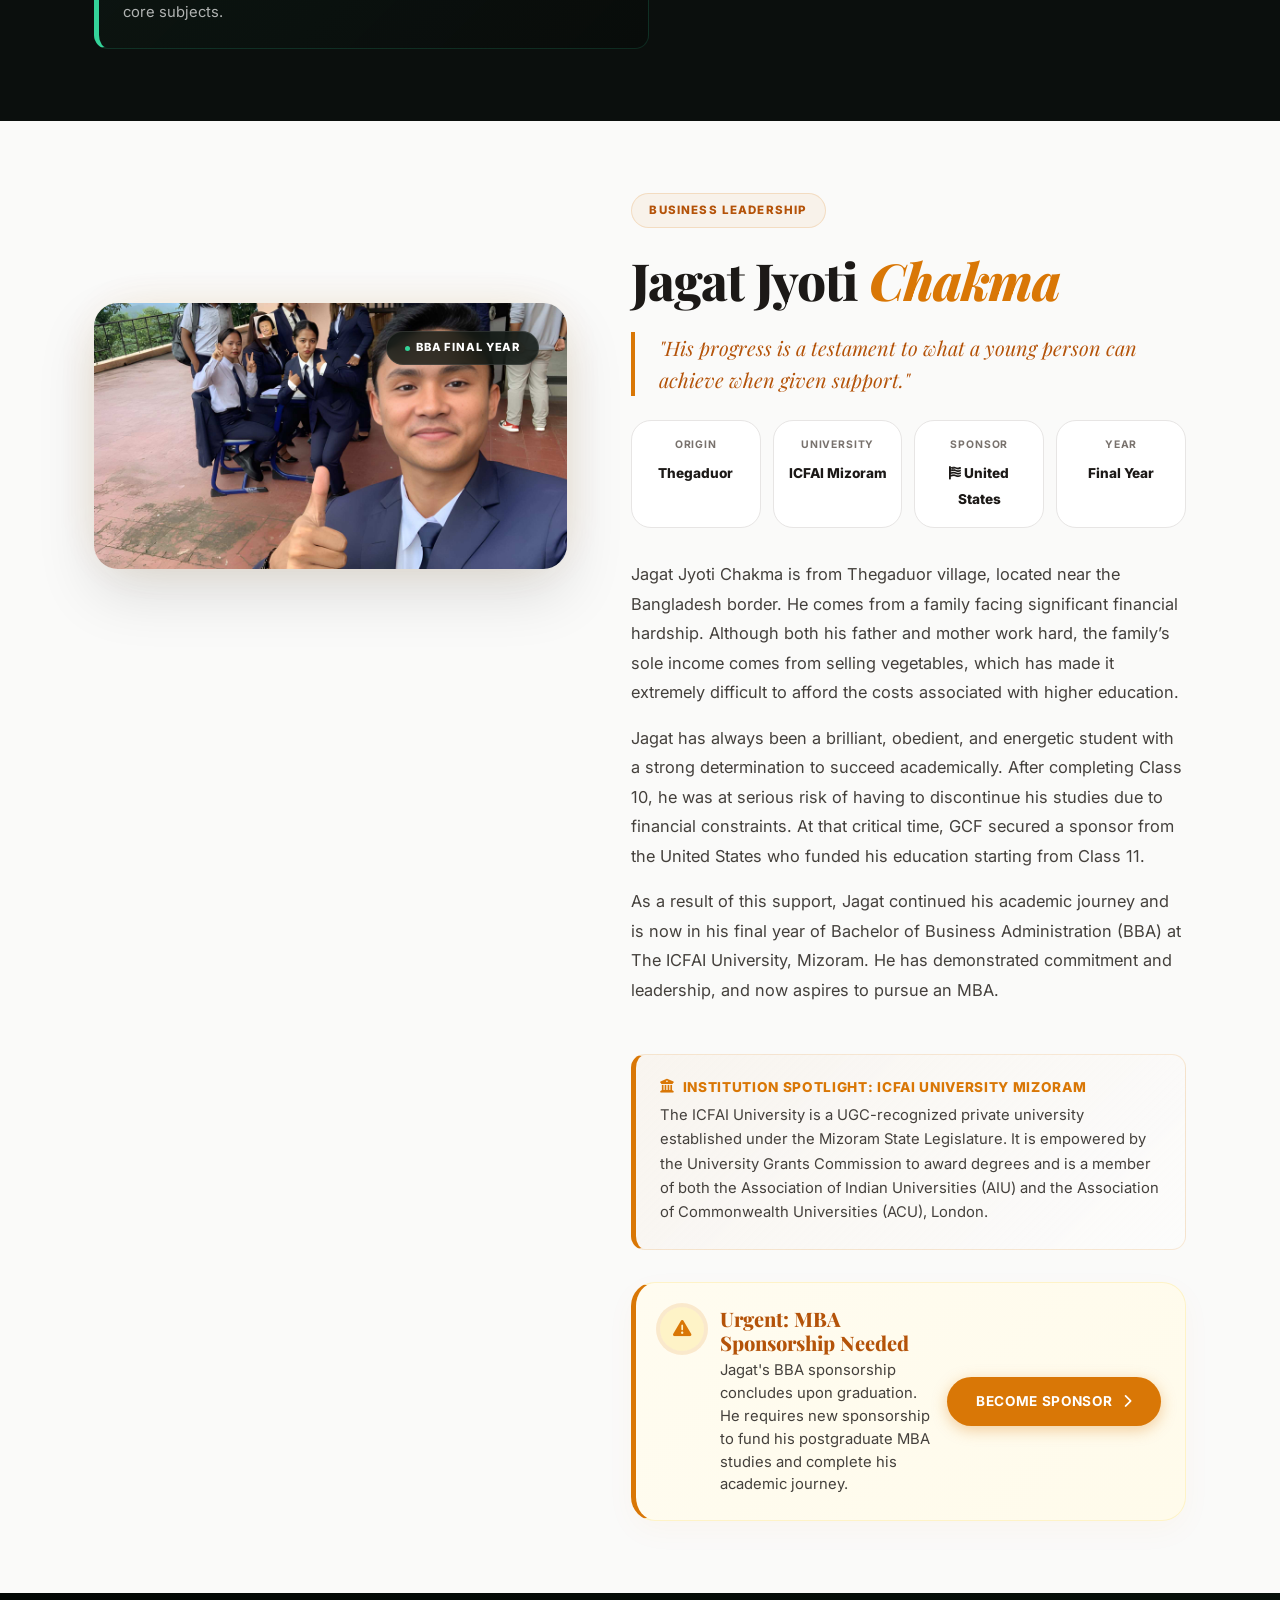
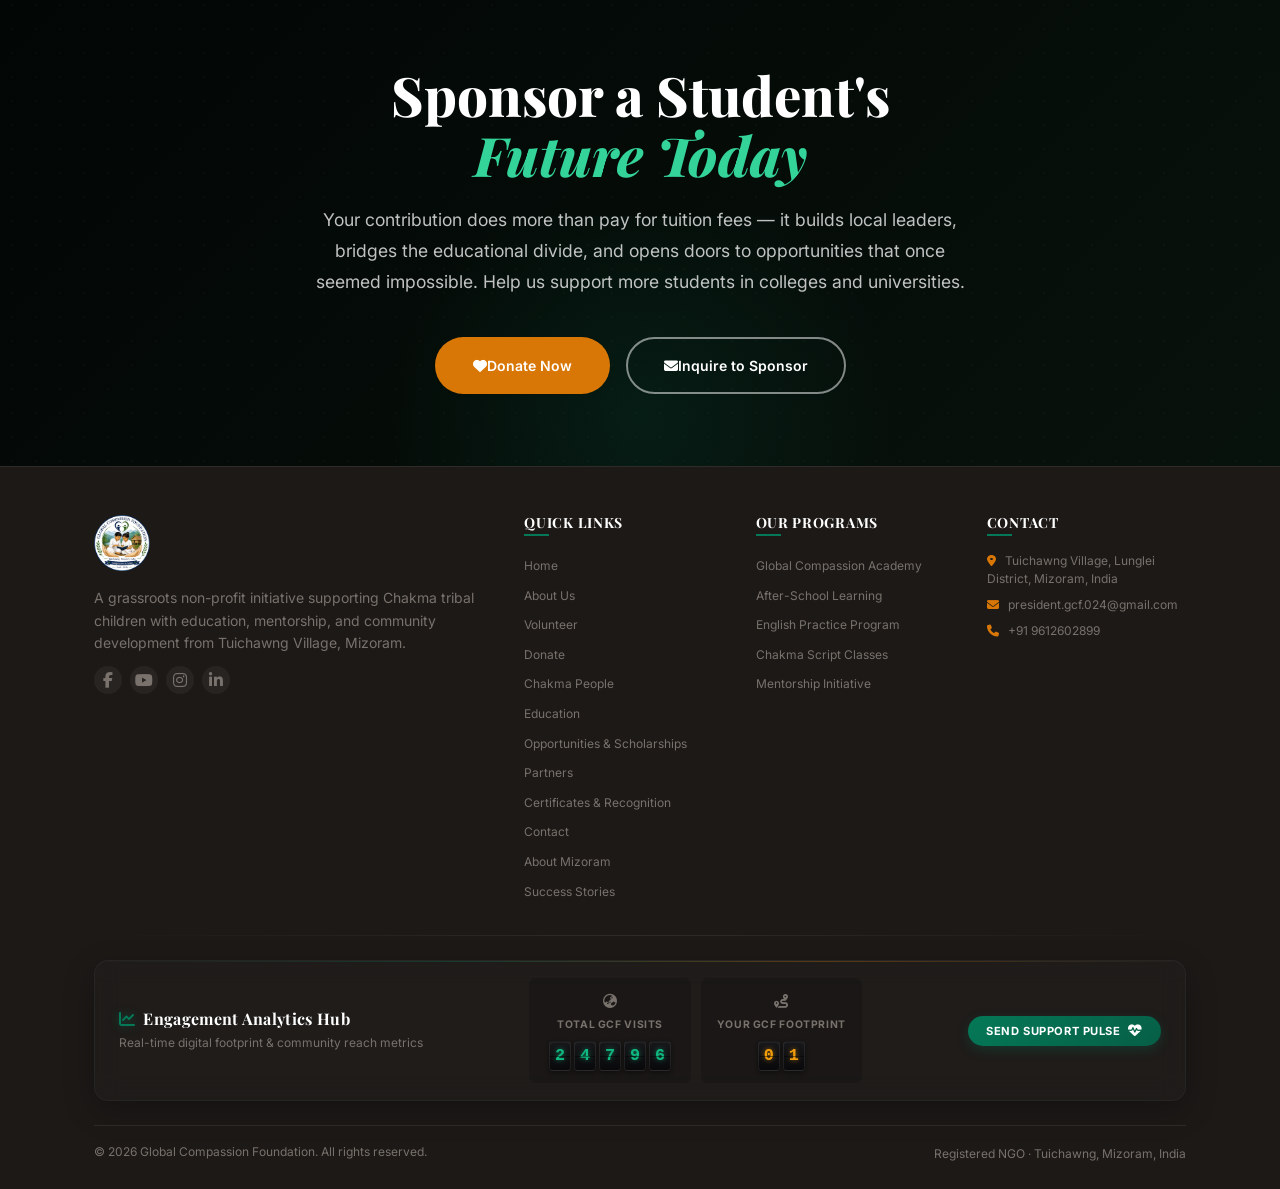
<file: story.html>
<!DOCTYPE html>
<html lang="en">

<head>
    <meta charset="UTF-8">
    <meta name="viewport" content="width=device-width, initial-scale=1.0">
    <title>Sponsorship Success Stories | Global Compassion Foundation</title>
    <meta name="description"
        content="Discover how sponsorship transforms lives. Read the success stories of student leaders supported by Global Compassion Foundation in their college and university studies.">

    <!-- Favicon -->
    <link rel="icon" type="image/png" href="assets/images/hero/logo.png">

    <!-- SEO Meta Tags -->
    <meta name="keywords"
        content="Global Compassion Foundation, Success Stories, GCF Mizoram, Student Sponsorship, College Education Mizoram, Tribal student success, NERIM Guwahati, Assam down town University, ICFAI University Mizoram">
    <meta name="robots" content="index, follow">
    <link rel="canonical" href="https://gcf-global.org/story.html">

    <!-- Open Graph / Facebook -->
    <meta property="og:type" content="website">
    <meta property="og:url" content="https://gcf-global.org/story.html">
    <meta property="og:title" content="Sponsorship Success Stories | Global Compassion Foundation">
    <meta property="og:description"
        content="Discover how sponsorship transforms lives. Read the success stories of student leaders supported by Global Compassion Foundation in their college and university studies.">
        <meta property="og:site_name" content="Global Compassion Foundation">
    <meta property="og:image" content="https://gcf-global.org/assets/images/hero/og_share.jpg">
    <meta property="og:image:secure_url" content="https://gcf-global.org/assets/images/hero/og_share.jpg">
    <meta property="og:image:type" content="image/jpeg">
    <meta property="og:image:width" content="1200">
    <meta property="og:image:height" content="630">
    <meta property="og:image:alt" content="Global Compassion Foundation - Mizoram">

    <!-- Twitter -->
    <meta property="twitter:card" content="summary_large_image">
    <meta property="twitter:url" content="https://gcf-global.org/story.html">
    <meta property="twitter:title" content="Sponsorship Success Stories | Global Compassion Foundation">
    <meta property="twitter:description"
        content="Discover how sponsorship transforms lives. Read the success stories of student leaders supported by Global Compassion Foundation in their college and university studies.">
    <meta property="twitter:image" content="https://gcf-global.org/assets/images/hero/og_share.jpg">
    <link rel="image_src" href="https://gcf-global.org/assets/images/hero/og_share.jpg">

    <!-- Resource Hints -->
    <link rel="preconnect" href="https://cdnjs.cloudflare.com">
    <link rel="preconnect" href="https://fonts.googleapis.com">
    <link rel="preconnect" href="https://fonts.gstatic.com" crossorigin>

    <link rel="stylesheet" href="css/variables.css?v=4.0">
    <link rel="stylesheet" href="css/main.css?v=4.0">
    <link rel="stylesheet" href="css/layout.css?v=4.0">
    <link rel="stylesheet" href="https://cdnjs.cloudflare.com/ajax/libs/font-awesome/6.4.0/css/all.min.css">

    <style>
        /* =========================================================
           SUCCESS STORIES — HIGH FIDELITY REDESIGN
           ========================================================= */

        /* Cinematic Parallax Hero */
        .cinematic-hero {
            position: relative;
            min-height: 75vh;
            display: flex;
            align-items: center;
            justify-content: center;
            background: #060a08;
            overflow: hidden;
            padding: 120px 0 80px;
        }

        .hero-bg-photo {
            position: absolute;
            inset: 0;
            background-image: linear-gradient(180deg, rgba(6, 10, 8, 0.4) 0%, rgba(6, 10, 8, 0.95) 100%),
                              linear-gradient(90deg, rgba(6, 10, 8, 0.85) 0%, rgba(6, 10, 8, 0.4) 100%),
                              url('https://images.unsplash.com/photo-1464822759023-fed622ff2c3b?q=80&w=1600&auto=format&fit=crop');
            background-size: cover;
            background-position: center 35%;
            transform: scale(1.03);
            animation: heroPan 24s ease-in-out infinite alternate;
        }

        @keyframes heroPan {
            from { transform: scale(1.03) translate(0, 0); }
            to { transform: scale(1.07) translate(-10px, -5px); }
        }

        .hero-glow-blob {
            position: absolute;
            border-radius: 50%;
            filter: blur(140px);
            opacity: 0.22;
            pointer-events: none;
            z-index: 1;
        }

        .hero-glow-emerald {
            top: -150px;
            left: -100px;
            width: 650px;
            height: 650px;
            background: radial-gradient(circle, #047857 0%, transparent 65%);
        }

        .hero-glow-gold {
            bottom: -100px;
            right: 5%;
            width: 550px;
            height: 550px;
            background: radial-gradient(circle, #d97706 0%, transparent 65%);
        }

        .hero-mesh-lines {
            position: absolute;
            inset: 0;
            background-image: 
                linear-gradient(rgba(255, 255, 255, 0.015) 1px, transparent 1px),
                linear-gradient(90deg, rgba(255, 255, 255, 0.015) 1px, transparent 1px);
            background-size: 50px 50px;
            pointer-events: none;
            mask-image: radial-gradient(circle, black 40%, transparent 80%);
        }

        .hero-inner {
            position: relative;
            z-index: 2;
            text-align: center;
            max-width: 820px;
            margin: 0 auto;
        }

        .hero-badge-pill {
            display: inline-flex;
            align-items: center;
            gap: 8px;
            background: rgba(52, 211, 153, 0.12);
            border: 1px solid rgba(52, 211, 153, 0.25);
            color: #34d399;
            font-size: 0.72rem;
            font-weight: 800;
            text-transform: uppercase;
            letter-spacing: 0.15em;
            padding: 0.5rem 1.3rem 0.5rem 0.9rem;
            border-radius: 999px;
            margin-bottom: 2rem;
            opacity: 0;
            animation: heroFadeUp 0.8s cubic-bezier(0.16, 1, 0.3, 1) 0.1s forwards;
        }

        .hero-badge-pill .pulse-dot {
            width: 6px;
            height: 6px;
            background: #34d399;
            border-radius: 50%;
            box-shadow: 0 0 0 3px rgba(52, 211, 153, 0.3);
            animation: activePulse 2s ease-in-out infinite;
        }

        @keyframes activePulse {
            0%, 100% { box-shadow: 0 0 0 3px rgba(52, 211, 153, 0.3); }
            50% { box-shadow: 0 0 0 6px rgba(52, 211, 153, 0.1); }
        }

        .hero-title-editorial {
            font-family: var(--font-heading);
            font-size: clamp(2.6rem, 5.5vw, 4.4rem);
            font-weight: 800;
            line-height: 1.05;
            color: #ffffff;
            letter-spacing: -0.025em;
            margin-bottom: 1.5rem;
            opacity: 0;
            animation: heroFadeUp 0.8s cubic-bezier(0.16, 1, 0.3, 1) 0.25s forwards;
        }

        .hero-title-editorial span {
            color: #34d399;
            font-style: italic;
        }

        .hero-subtext {
            font-family: var(--font-body);
            font-size: 1.15rem;
            line-height: 1.8;
            color: rgba(255, 255, 255, 0.78);
            margin-bottom: 2.5rem;
            opacity: 0;
            animation: heroFadeUp 0.8s cubic-bezier(0.16, 1, 0.3, 1) 0.4s forwards;
        }

        .hero-scroll-hint {
            position: absolute;
            bottom: 30px;
            left: 50%;
            transform: translateX(-50%);
            display: flex;
            flex-direction: column;
            align-items: center;
            gap: 8px;
            z-index: 2;
            opacity: 0;
            animation: heroFadeUp 0.8s cubic-bezier(0.16, 1, 0.3, 1) 0.6s forwards;
        }

        .hero-scroll-hint span {
            font-size: 0.65rem;
            font-weight: 700;
            letter-spacing: 0.12em;
            text-transform: uppercase;
            color: rgba(255, 255, 255, 0.4);
        }

        .scroll-mouse-wheel {
            width: 22px;
            height: 34px;
            border: 1.5px solid rgba(255, 255, 255, 0.25);
            border-radius: 999px;
            display: flex;
            justify-content: center;
            padding-top: 5px;
        }

        .scroll-wheel-dot {
            width: 3px;
            height: 7px;
            background: rgba(52, 211, 153, 0.8);
            border-radius: 999px;
            animation: scrollWheelSlide 1.8s ease-in-out infinite;
        }

        @keyframes scrollWheelSlide {
            0% { transform: translateY(0); opacity: 1; }
            100% { transform: translateY(10px); opacity: 0; }
        }

        @keyframes heroFadeUp {
            from { opacity: 0; transform: translateY(24px); }
            to { opacity: 1; transform: translateY(0); }
        }

        /* Floating Context Intro section */
        .floating-intro-wrapper {
            position: relative;
            z-index: 5;
            margin-top: -50px;
            margin-bottom: 2rem;
        }

        .glass-intro-card {
            background: rgba(255, 255, 255, 0.95);
            backdrop-filter: blur(20px);
            border: 1px solid var(--border-light);
            border-top: 4px solid var(--secondary);
            border-radius: 24px;
            padding: 3rem 2.5rem;
            box-shadow: 0 20px 50px rgba(12, 20, 16, 0.06);
            max-width: var(--max-width-narrow);
            margin: 0 auto;
            text-align: center;
            position: relative;
        }

        .glass-intro-card::after {
            content: "“";
            position: absolute;
            top: -24px;
            left: 50%;
            transform: translateX(-50%);
            font-family: var(--font-heading);
            font-size: 6rem;
            line-height: 1;
            color: rgba(4, 120, 87, 0.05);
        }

        .glass-intro-card p {
            font-family: var(--font-body);
            font-size: 1.1rem;
            line-height: 1.8;
            color: var(--text-muted);
            margin-bottom: 0;
            font-weight: 500;
        }

        /* Alternating Sections Structure */
        .editorial-section {
            padding: var(--space-3xl) 0;
            position: relative;
            overflow: hidden;
        }

        .section-light-alabaster {
            background-color: var(--bg-main);
        }

        .section-dark-slate {
            background-color: #0b0f0d;
            color: rgba(255, 255, 255, 0.85);
        }

        .section-warm-cream {
            background-color: var(--bg-offset);
        }

        /* Decorative Glow Blobs for Content Sections */
        .section-decor-glow {
            position: absolute;
            border-radius: 50%;
            filter: blur(130px);
            pointer-events: none;
            opacity: 0.035;
            z-index: 0;
        }

        .section-dark-slate .section-decor-glow {
            opacity: 0.09;
        }

        /* Grid Alignment & Sticky Columns */
        .asymmetric-grid {
            display: grid;
            grid-template-columns: 1fr;
            gap: 4rem;
            align-items: center;
            position: relative;
            z-index: 1;
        }

        @media (min-width: 992px) {
            .asymmetric-grid {
                grid-template-columns: 46fr 54fr;
                align-items: start; /* allow sticky column to float */
            }

            .asymmetric-grid.reverse {
                grid-template-columns: 54fr 46fr;
                align-items: start;
            }
        }

        /* Left-Right Slide animations for Grids */
        .reveal.slide-left {
            opacity: 0;
            transform: translateX(-35px);
            transition: opacity 0.9s cubic-bezier(0.16, 1, 0.3, 1), transform 0.9s cubic-bezier(0.16, 1, 0.3, 1);
        }

        .reveal.slide-right {
            opacity: 0;
            transform: translateX(35px);
            transition: opacity 0.9s cubic-bezier(0.16, 1, 0.3, 1), transform 0.9s cubic-bezier(0.16, 1, 0.3, 1);
        }

        .reveal.slide-left.active,
        .reveal.slide-right.active {
            opacity: 1;
            transform: translateX(0);
        }

        /* Modern Premium Image Wrapper */
        .premium-image-wrapper {
            position: relative;
            border-radius: 24px;
            overflow: visible;
            box-shadow: 0 25px 60px rgba(12, 20, 16, 0.12);
            transition: all 0.5s cubic-bezier(0.16, 1, 0.3, 1);
            width: 100%;
        }

        .section-dark-slate .premium-image-wrapper {
            box-shadow: 0 30px 70px rgba(0, 0, 0, 0.45);
        }

        .premium-image-wrapper img {
            width: 100%;
            height: auto;
            max-height: 520px;
            object-fit: cover;
            display: block;
            border-radius: 24px;
            transition: transform 6s cubic-bezier(0.16, 1, 0.3, 1);
        }

        .premium-image-wrapper:hover {
            transform: translateY(-8px);
            box-shadow: 0 35px 70px rgba(12, 20, 16, 0.18);
        }

        .section-dark-slate .premium-image-wrapper:hover {
            box-shadow: 0 40px 80px rgba(0, 0, 0, 0.55);
        }

        .premium-image-wrapper:hover img {
            transform: scale(1.03);
        }

        @media (min-width: 992px) {
            .premium-image-wrapper {
                position: sticky;
                top: 110px; /* offset for standard sticky header */
                z-index: 10;
            }
        }

        /* Ambient Glow Backdrop */
        .ambient-image-glow {
            position: absolute;
            inset: 15px;
            border-radius: 24px;
            background: var(--glow-color, rgba(4, 120, 87, 0.15));
            filter: blur(25px);
            z-index: -1;
            transition: all 0.5s cubic-bezier(0.16, 1, 0.3, 1);
            opacity: 0.8;
        }

        .premium-image-wrapper:hover .ambient-image-glow {
            inset: -5px;
            filter: blur(30px);
            opacity: 1;
            background: var(--glow-color-hover, rgba(4, 120, 87, 0.25));
        }

        /* Floating Overlays on Images */
        .photo-floating-badge {
            position: absolute;
            top: 28px;
            right: 28px;
            background: rgba(12, 20, 16, 0.82);
            backdrop-filter: blur(12px);
            -webkit-backdrop-filter: blur(12px);
            border: 1px solid rgba(255, 255, 255, 0.1);
            color: white;
            font-size: 0.7rem;
            font-weight: 800;
            padding: 0.45rem 1.1rem;
            border-radius: 999px;
            text-transform: uppercase;
            letter-spacing: 0.08em;
            box-shadow: 0 4px 15px rgba(0, 0, 0, 0.15);
            display: inline-flex;
            align-items: center;
            gap: 6px;
            z-index: 10;
        }

        .photo-floating-badge .dot {
            width: 5px;
            height: 5px;
            background: #34d399;
            border-radius: 50%;
        }

        /* Narrative typography */
        .narrative-content-wrapper {
            display: flex;
            flex-direction: column;
            align-items: flex-start;
        }

        .section-badge-premium {
            display: inline-flex;
            align-items: center;
            gap: 6px;
            background: linear-gradient(135deg, rgba(4, 120, 87, 0.08) 0%, rgba(4, 120, 87, 0.02) 100%);
            border: 1px solid rgba(4, 120, 87, 0.15);
            color: var(--secondary);
            font-size: 0.72rem;
            font-weight: 800;
            padding: 0.45rem 1.1rem;
            border-radius: var(--radius-full);
            text-transform: uppercase;
            letter-spacing: 0.1em;
            margin-bottom: 1.5rem;
        }

        .section-dark-slate .section-badge-premium {
            background: rgba(52, 211, 153, 0.08);
            border-color: rgba(52, 211, 153, 0.2);
            color: #34d399;
        }

        .section-warm-cream .section-badge-premium {
            background: rgba(217, 119, 6, 0.06);
            border-color: rgba(217, 119, 6, 0.18);
            color: var(--brand-accent-hover);
        }

        .narrative-title {
            font-family: var(--font-heading);
            font-size: clamp(2.2rem, 4.2vw, 3.2rem);
            font-weight: 800;
            line-height: 1.1;
            color: var(--primary);
            margin-bottom: 1.5rem;
            letter-spacing: -0.02em;
        }

        .section-dark-slate .narrative-title {
            color: #ffffff;
        }

        .narrative-title span {
            color: var(--secondary);
            font-style: italic;
        }

        .section-dark-slate .narrative-title span {
            color: #34d399;
        }

        .section-warm-cream .narrative-title span {
            color: var(--brand-accent);
        }

        /* Pull Quotes */
        .narrative-pullquote {
            font-family: var(--font-heading);
            font-size: 1.25rem;
            line-height: 1.6;
            color: var(--secondary);
            font-style: italic;
            border-left: 4px solid var(--secondary);
            padding-left: var(--space-lg);
            margin-bottom: var(--space-lg);
            width: 100%;
        }

        .section-dark-slate .narrative-pullquote {
            color: #34d399;
            border-left-color: #34d399;
        }

        .section-warm-cream .narrative-pullquote {
            color: var(--brand-accent-hover);
            border-left-color: var(--brand-accent);
        }

        .narrative-body {
            font-family: var(--font-body);
            font-size: 1.025rem;
            line-height: 1.8;
            color: var(--text-muted);
            margin-bottom: 2rem;
        }

        .section-dark-slate .narrative-body {
            color: rgba(255, 255, 255, 0.72);
        }

        /* Metrics grid panel */
        .asymmetric-metrics-panel {
            display: grid;
            grid-template-columns: repeat(2, 1fr);
            gap: 12px;
            width: 100%;
            margin-bottom: 2rem;
        }

        @media (min-width: 480px) {
            .asymmetric-metrics-panel {
                grid-template-columns: repeat(4, 1fr);
            }
        }

        .asymmetric-metric-card {
            background: var(--bg-offset);
            border: 1px solid var(--border-light);
            border-radius: 20px;
            padding: 16px 12px;
            text-align: center;
            transition: all 0.3s cubic-bezier(0.16, 1, 0.3, 1);
        }

        .section-dark-slate .asymmetric-metric-card {
            background: rgba(255, 255, 255, 0.02);
            border-color: rgba(255, 255, 255, 0.06);
        }

        .section-warm-cream .asymmetric-metric-card {
            background: #ffffff;
        }

        .asymmetric-metric-card:hover {
            transform: translateY(-3px);
            box-shadow: 0 8px 24px rgba(12, 20, 16, 0.04);
            border-color: rgba(4, 120, 87, 0.22);
        }

        .section-dark-slate .asymmetric-metric-card:hover {
            box-shadow: 0 10px 30px rgba(0, 0, 0, 0.25);
            border-color: rgba(52, 211, 153, 0.25);
        }

        .metric-card-label {
            display: block;
            font-size: 0.65rem;
            font-weight: 700;
            color: var(--text-light);
            text-transform: uppercase;
            letter-spacing: 0.08em;
            margin-bottom: 6px;
        }

        .section-dark-slate .metric-card-label {
            color: rgba(255, 255, 255, 0.45);
        }

        .metric-card-value {
            font-family: var(--font-body);
            font-size: 0.85rem;
            font-weight: 800;
            color: var(--primary);
        }

        .section-dark-slate .metric-card-value {
            color: #ffffff;
        }

        /* Institution Profile Spotlights */
        .spotlight-box-premium {
            background: linear-gradient(135deg, var(--primary-light) 0%, rgba(255,255,255,0.4) 100%);
            border: 1px solid rgba(4, 120, 87, 0.12);
            border-left: 5px solid var(--secondary);
            border-radius: var(--radius-lg);
            padding: 24px;
            width: 100%;
        }

        .section-dark-slate .spotlight-box-premium {
            background: linear-gradient(135deg, rgba(52, 211, 153, 0.04) 0%, rgba(0,0,0,0.2) 100%);
            border-color: rgba(52, 211, 153, 0.15);
            border-left-color: #34d399;
        }

        .section-warm-cream .spotlight-box-premium {
            background: linear-gradient(135deg, rgba(217, 119, 6, 0.04) 0%, rgba(255,255,255,0.4) 100%);
            border-color: rgba(217, 119, 6, 0.15);
            border-left-color: var(--brand-accent);
        }

        .spotlight-box-premium h4 {
            font-family: var(--font-body);
            font-weight: 800;
            font-size: 0.85rem;
            color: var(--secondary);
            margin-bottom: 8px;
            text-transform: uppercase;
            letter-spacing: 0.05em;
            display: flex;
            align-items: center;
            gap: 8px;
        }

        .section-dark-slate .spotlight-box-premium h4 {
            color: #34d399;
        }

        .section-warm-cream .spotlight-box-premium h4 {
            color: var(--brand-accent);
        }

        .spotlight-box-premium p {
            font-size: 0.925rem;
            line-height: 1.65;
            color: var(--text-muted);
            margin-bottom: 0;
        }

        .section-dark-slate .spotlight-box-premium p {
            color: rgba(255, 255, 255, 0.68);
        }

        /* Redesigned Urgent MBA CTA Banner */
        .redesigned-urgent-banner {
            background: linear-gradient(135deg, #fffcf0 0%, #fffbeb 100%);
            border: 1px solid #fef3c7;
            border-left: 5px solid var(--brand-accent);
            border-radius: 24px;
            padding: 24px var(--space-lg);
            width: 100%;
            margin-top: 2rem;
            display: flex;
            flex-direction: column;
            gap: var(--space-md);
            box-shadow: 0 10px 30px rgba(217, 119, 6, 0.04);
            position: relative;
            overflow: hidden;
            transition: all 0.3s cubic-bezier(0.16, 1, 0.3, 1);
        }

        .redesigned-urgent-banner:hover {
            transform: translateY(-3px);
            box-shadow: 0 16px 40px rgba(217, 119, 6, 0.08);
            border-color: #fde68a;
        }

        @media (min-width: 680px) {
            .redesigned-urgent-banner {
                flex-direction: row;
                align-items: center;
                justify-content: space-between;
            }
        }

        .banner-flex-left {
            display: flex;
            align-items: flex-start;
            gap: 16px;
        }

        .banner-icon-wrap {
            width: 44px;
            height: 44px;
            background: #fef3c7;
            border-radius: 50%;
            display: flex;
            align-items: center;
            justify-content: center;
            color: var(--brand-accent);
            font-size: 1.15rem;
            flex-shrink: 0;
            position: relative;
        }

        .banner-icon-wrap .pulse-amber {
            position: absolute;
            inset: 0;
            border-radius: 50%;
            box-shadow: 0 0 0 4px rgba(217, 119, 6, 0.15);
            animation: pulseGoldRing 2s infinite;
        }

        @keyframes pulseGoldRing {
            0% { box-shadow: 0 0 0 0px rgba(217, 119, 6, 0.3); }
            100% { box-shadow: 0 0 0 8px rgba(217, 119, 6, 0); }
        }

        .banner-title-text {
            font-family: var(--font-heading);
            font-size: 1.25rem;
            font-weight: 800;
            color: var(--brand-accent-hover);
            margin-bottom: 4px;
        }

        .banner-desc-text {
            font-size: 0.925rem;
            line-height: 1.55;
            color: var(--text-muted);
            margin-bottom: 0;
            max-width: 480px;
        }

        .banner-flex-right {
            flex-shrink: 0;
        }

        .banner-shimmer-btn {
            display: inline-flex;
            align-items: center;
            gap: 10px;
            background: var(--brand-accent);
            color: white;
            font-family: var(--font-body);
            font-weight: 700;
            font-size: 0.85rem;
            text-transform: uppercase;
            letter-spacing: 0.05em;
            padding: 0.85rem 1.8rem;
            border-radius: 999px;
            text-decoration: none;
            box-shadow: 0 4px 15px rgba(217, 119, 6, 0.35);
            transition: all 0.3s cubic-bezier(0.16, 1, 0.3, 1);
            position: relative;
            overflow: hidden;
            border: none;
        }

        .banner-shimmer-btn::after {
            content: '';
            position: absolute;
            top: 0;
            left: -100%;
            width: 100%;
            height: 100%;
            background: linear-gradient(90deg, transparent, rgba(255, 255, 255, 0.25), transparent);
            transition: all 0.6s ease;
        }

        .banner-shimmer-btn:hover {
            transform: translateY(-2px);
            box-shadow: 0 8px 24px rgba(217, 119, 6, 0.45);
            color: white;
        }

        .banner-shimmer-btn:hover::after {
            left: 100%;
            transition: all 0.6s ease;
        }

        /* Closing General Campaign CTA Section */
        .cinematic-closing-cta {
            background: linear-gradient(135deg, #020604 0%, #08120c 100%);
            color: white;
            padding: var(--space-3xl) 0;
            text-align: center;
            position: relative;
            overflow: hidden;
        }

        .closing-decor-grid {
            position: absolute;
            inset: 0;
            background-image: radial-gradient(rgba(255,255,255,0.02) 1px, transparent 1px);
            background-size: 24px 24px;
            pointer-events: none;
        }

        .closing-glow {
            position: absolute;
            bottom: -150px;
            left: 50%;
            transform: translateX(-50%);
            width: 600px;
            height: 400px;
            background: radial-gradient(circle, rgba(4, 120, 87, 0.15) 0%, transparent 70%);
            pointer-events: none;
        }

        .closing-inner {
            position: relative;
            z-index: 2;
            max-width: 720px;
            margin: 0 auto;
        }

        .closing-inner h2 {
            font-family: var(--font-heading);
            color: white;
            font-size: clamp(2.2rem, 5vw, 3.4rem);
            font-weight: 800;
            line-height: 1.1;
            margin-bottom: 1.25rem;
        }

        .closing-inner h2 span {
            color: #34d399;
            font-style: italic;
        }

        .closing-inner p {
            font-family: var(--font-body);
            font-size: 1.1rem;
            line-height: 1.75;
            color: rgba(255, 255, 255, 0.75);
            margin-bottom: 2.5rem;
        }

        .closing-buttons-row {
            display: flex;
            justify-content: center;
            gap: 16px;
            flex-wrap: wrap;
        }

        .closing-buttons-row .btn {
            padding: 0.95rem 2.25rem;
        }
    </style>
</head>

<body>

    <!-- Top Utility Bar -->
    <div class="top-bar">
        <div class="container">
            <div class="top-bar-contact">
                <span><i class="fas fa-envelope"></i> president.gcf.024@gmail.com</span>
                <span><i class="fas fa-phone-alt"></i> +91 9612602899</span>
            </div>
            <div class="top-bar-socials">
                <a href="https://www.facebook.com/share/1D7DtNhzAA/" target="_blank" rel="noopener noreferrer"
                    aria-label="Facebook"><i class="fab fa-facebook-f"></i></a>
                <a href="https://www.youtube.com/@gcf_global" target="_blank" rel="noopener noreferrer"
                    aria-label="YouTube"><i class="fab fa-youtube"></i></a>
                <a href="https://www.instagram.com/globalcompassionfoundation?igsh=dmpzOXl4aHc1aDJr#" target="_blank"
                    rel="noopener noreferrer" aria-label="Instagram"><i class="fab fa-instagram"></i></a>
                <a href="https://www.linkedin.com/in/global-compassion-foundation-73364a177/" target="_blank"
                    rel="noopener noreferrer" aria-label="LinkedIn"><i class="fab fa-linkedin-in"></i></a>
            </div>
        </div>
    </div>

    <!-- Main Header -->
    <header class="site-header" id="main-header">
        <div class="container">
            <a href="index.html" class="logo-link" id="logo">
                <img src="assets/images/hero/logo.png" alt="Global Compassion Foundation Logo">
                <span class="logo-text">Global Compassion <span>Foundation</span></span>
            </a>
            <button class="mobile-nav-toggle" aria-label="Toggle Navigation Menu" aria-expanded="false"
                id="menu-toggle">
                <span class="line"></span>
                <span class="line"></span>
                <span class="line"></span>
            </button>
            <nav class="main-nav" id="navigation-menu">
                <ul class="nav-list">
                    <li><a href="index.html" class="nav-link">Home</a></li>
                    <li><a href="about.html" class="nav-link">About</a></li>
                    <li><a href="volunteer.html" class="nav-link">Volunteer</a></li>
                    <li><a href="donate.html" class="nav-link">Donate</a></li>
                    <li><a href="chakma.html" class="nav-link">Chakma</a></li>
                    <li><a href="education.html" class="nav-link">Education</a></li>
                    <li><a href="opportunities.html" class="nav-link">Opportunities</a></li>
                    <li><a href="partners.html" class="nav-link">Partners</a></li>
                    <li><a href="certificates.html" class="nav-link">Recognition</a></li>
                    <li><a href="contact.html" class="nav-link">Contact</a></li>
                </ul>
                <a href="donate.html" class="btn btn-secondary"
                    style="font-size: var(--text-xs); text-transform: uppercase; letter-spacing: 0.05em; padding: 0.5rem 1.25rem; border-radius: var(--radius-full);">Donate
                    Now</a>
            </nav>
        </div>
    </header>

    <div class="nav-overlay" id="nav-overlay"></div>

    <!-- Announcement Marquee Ticker Bar -->
    <div class="gcf-marquee-bar" aria-label="Latest Announcements and News Ticker">
        <div class="gcf-marquee-inner">
            <div class="gcf-marquee-label">
                <span class="live-dot" aria-hidden="true"></span>
                <span>Updates</span>
            </div>
            <div class="gcf-marquee-track">
                <div class="gcf-marquee-content">
                    <a href="index.html#latest-updates" class="gcf-marquee-item">
                        <span class="item-tag">Field News</span>
                        <span><strong>Monsoon Relief:</strong> GCF distributed raincoats to tribal children in Tuichawng with support from Reliance Industries Ltd &amp; The RosyBlue Foundation.</span>
                    </a>
                    <span class="gcf-marquee-sep">•</span>
                    <a href="index.html#projects" class="gcf-marquee-item">
                        <span class="item-tag">Infrastructure</span>
                        <span><strong>Water Project:</strong> Ruma gravity aqueduct pipeline reaches 95% completion, delivering fresh highland spring water!</span>
                    </a>
                    <span class="gcf-marquee-sep">•</span>
                    <a href="chakma.html" class="gcf-marquee-item">
                        <span class="item-tag">Education</span>
                        <span><strong>Tribal Literacy:</strong> Native Chakma script literacy classes active across 12 villages.</span>
                    </a>
                    <span class="gcf-marquee-sep">•</span>
                    <a href="index.html#about-teaser" class="gcf-marquee-item">
                        <span class="item-tag">Transparency</span>
                        <span><strong>100% Direct Impact:</strong> Zero bureaucracy, 100% of contributions deploy straight to field projects.</span>
                    </a>
                    <span class="gcf-marquee-sep">•</span>
                    <!-- Duplicate for infinite seamless scroll loop -->
                    <a href="index.html#latest-updates" class="gcf-marquee-item">
                        <span class="item-tag">Field News</span>
                        <span><strong>Monsoon Relief:</strong> GCF distributed raincoats to tribal children in Tuichawng with support from Reliance Industries Ltd &amp; The RosyBlue Foundation.</span>
                    </a>
                    <span class="gcf-marquee-sep">•</span>
                    <a href="index.html#projects" class="gcf-marquee-item">
                        <span class="item-tag">Infrastructure</span>
                        <span><strong>Water Project:</strong> Ruma gravity aqueduct pipeline reaches 95% completion, delivering fresh highland spring water!</span>
                    </a>
                    <span class="gcf-marquee-sep">•</span>
                    <a href="chakma.html" class="gcf-marquee-item">
                        <span class="item-tag">Education</span>
                        <span><strong>Tribal Literacy:</strong> Native Chakma script literacy classes active across 12 villages.</span>
                    </a>
                    <span class="gcf-marquee-sep">•</span>
                    <a href="index.html#about-teaser" class="gcf-marquee-item">
                        <span class="item-tag">Transparency</span>
                        <span><strong>100% Direct Impact:</strong> Zero bureaucracy, 100% of contributions deploy straight to field projects.</span>
                    </a>
                    <span class="gcf-marquee-sep">•</span>
                </div>
            </div>
        </div>
    </div>

    <main>

        <!-- ================================================
             CINEMATIC HERO SECTION
             ================================================ -->
        <section class="cinematic-hero">
            <div class="hero-bg-photo"></div>
            <div class="hero-glow-blob hero-glow-emerald"></div>
            <div class="hero-glow-blob hero-glow-gold"></div>
            <div class="hero-mesh-lines"></div>

            <div class="container hero-inner">
                <span class="hero-badge-pill">
                    <span class="pulse-dot"></span> Impact In Higher Education
                </span>
                <h1 class="hero-title-editorial">
                    Sponsorship <span>Success Portraits</span>
                </h1>
                <p class="hero-subtext">
                    Discover the inspiring pathways of remote tribal student leaders from Mizoram who have broken geographical and financial barriers to pursue degrees at regional universities.
                </p>
            </div>

            <!-- Scroll indicator -->
            <div class="hero-scroll-hint">
                <span>Scroll to Read</span>
                <div class="scroll-mouse-wheel">
                    <span class="scroll-wheel-dot"></span>
                </div>
            </div>
        </section>

        <!-- ================================================
             FLOATING CONTEXT INTRO
             ================================================ -->
        <section class="floating-intro-wrapper">
            <div class="container">
                <div class="glass-intro-card reveal">
                    <p>
                        In the isolated hills of Mizoram, pursuing university studies is a privilege few can afford. Through the Global Compassion Foundation, dedicated global sponsors support promising tribal students from Class 11 all the way to graduation, enabling them to study at recognized colleges and build meaningful careers.
                    </p>
                </div>
            </div>
        </section>

        <!-- ================================================
             STUDENT 1: SANJOY JYOTI CHAKMA (Light Mode)
             ================================================ -->
        <section class="editorial-section section-light-alabaster" id="sanjoy-section">
            <div class="section-decor-glow" style="top: 10%; left: -100px; width: 450px; height: 450px; background: radial-gradient(circle, rgba(4, 120, 87, 0.15) 0%, transparent 65%);"></div>
            
            <div class="container">
                <div class="asymmetric-grid reveal slide-left">
                    
                    <!-- Premium Image Wrapper -->
                    <div class="premium-image-wrapper" style="--glow-color: rgba(4, 120, 87, 0.25); --glow-color-hover: rgba(4, 120, 87, 0.35);">
                        <div class="ambient-image-glow"></div>
                        <span class="photo-floating-badge"><span class="dot"></span> Active MSW Student</span>
                        <img src="assets/images/success/1a.jpeg" alt="Sanjoy Jyoti Chakma, studying Master of Social Work" loading="lazy">
                    </div>

                    <!-- Narrative details -->
                    <div class="narrative-content-wrapper">
                        <span class="section-badge-premium">Postgraduate Milestone</span>
                        <h2 class="narrative-title">Sanjoy Jyoti <span>Chakma</span></h2>
                        <div class="narrative-pullquote">
                            "His journey stands as an example of how education and encouragement transform lives."
                        </div>
                        
                        <!-- Quick Stats Panel -->
                        <div class="asymmetric-metrics-panel">
                            <div class="asymmetric-metric-card">
                                <span class="metric-card-label">Origin</span>
                                <span class="metric-card-value">Nunsury-II</span>
                            </div>
                            <div class="asymmetric-metric-card">
                                <span class="metric-card-label">Institute</span>
                                <span class="metric-card-value">NERIM</span>
                            </div>
                            <div class="asymmetric-metric-card">
                                <span class="metric-card-label">Sponsor</span>
                                <span class="metric-card-value"><i class="fas fa-globe-asia"></i> Australia</span>
                            </div>
                            <div class="asymmetric-metric-card">
                                <span class="metric-card-label">Semester</span>
                                <span class="metric-card-value">2nd Sem</span>
                            </div>
                        </div>

                        <div class="narrative-body">
                            <p>
                                Sanjoy Jyoti Chakma comes from Nunsury-II village and has faced significant challenges in his pursuit of education. After completing Class 10, Sanjoy’s home circumstances made it difficult for him to continue. But through the support of Global Compassion Foundation, he was matched with a generous sponsor from Australia who believed in his potential and began supporting his education from Class 11 onward.
                            </p>
                            <p>
                                Today, Sanjoy is pursuing his Master of Social Work (M.S.W.) — Second Semester at North Eastern Regional Institute of Management (NERIM), a well-established higher education institution in Guwahati, Assam. Without the compassion and support of his sponsor, continuing his education to this level would have been nearly impossible.
                            </p>
                        </div>

                        <!-- University profile spotlight -->
                        <div class="spotlight-box-premium">
                            <h4><i class="fas fa-university"></i> Institution spotlight: NERIM Guwahati</h4>
                            <p>
                                The North Eastern Regional Institute of Management (NERIM) is known for offering quality management, IT, and social science courses. Affiliated with recognized universities, approved by key Indian educational boards, it holds notable rankings including a Top-150 national placement position and excellence ratings by GHRDC.
                            </p>
                        </div>
                    </div>

                </div>
            </div>
        </section>

        <!-- ================================================
             STUDENT 2: ANGEL CHAKMA (Dark Mode)
             ================================================ -->
        <section class="editorial-section section-dark-slate" id="angel-section">
            <div class="section-decor-glow" style="bottom: 10%; right: -100px; width: 500px; height: 500px; background: radial-gradient(circle, rgba(52, 211, 153, 0.12) 0%, transparent 65%);"></div>
            
            <div class="container">
                <div class="asymmetric-grid reverse reveal slide-right">
                    
                    <!-- Narrative details -->
                    <div class="narrative-content-wrapper">
                        <span class="section-badge-premium">Agricultural Pioneer</span>
                        <h2 class="narrative-title">Angel <span>Chakma</span></h2>
                        <div class="narrative-pullquote">
                            "His journey is a living example of how sponsorship restores hope and changes lives."
                        </div>
                        
                        <!-- Quick Stats Panel -->
                        <div class="asymmetric-metrics-panel">
                            <div class="asymmetric-metric-card">
                                <span class="metric-card-label">Origin</span>
                                <span class="metric-card-value">GCF Supported</span>
                            </div>
                            <div class="asymmetric-metric-card">
                                <span class="metric-card-label">University</span>
                                <span class="metric-card-value">Assam dt U.</span>
                            </div>
                            <div class="asymmetric-metric-card">
                                <span class="metric-card-label">Sponsor</span>
                                <span class="metric-card-value"><i class="fas fa-globe-asia"></i> Australia</span>
                            </div>
                            <div class="asymmetric-metric-card">
                                <span class="metric-card-label">Semester</span>
                                <span class="metric-card-value">4th Sem</span>
                            </div>
                        </div>

                        <div class="narrative-body">
                            <p>
                                Angel Chakma faced one of the toughest moments a young student can face. After passing Class 10, his father passed away, leaving his mother alone and struggling to support the family. With no means to afford further education, Angel was forced to consider stopping his studies — a fate too many children in similar circumstances experience.
                            </p>
                            <p>
                                In that difficult time, his mother reached out to Global Compassion Foundation for help. Through the kindness of others, we found a generous sponsor from Australia who agreed to support Angel’s education starting from Class 11.
                            </p>
                            <p>
                                Because of this sponsorship, Angel is now continuing his dreams. He is currently studying B.Sc. in Agriculture — 4th Semester at Assam down town University. Angel is a hardworking, bright, and dedicated student who is making the most of this opportunity to build a career that can impact farming communities.
                            </p>
                        </div>

                        <!-- University profile spotlight -->
                        <div class="spotlight-box-premium">
                            <h4><i class="fas fa-university"></i> Institution spotlight: Assam down town University</h4>
                            <p>
                                Assam down town University (AdtU) is NAAC A+ accredited, making it one of the highest graded private institutions in Northeast India. It is recognized for its quality academics and research, holding a position in the 101-125 band in the national NIRF rankings for pharmacy and core subjects.
                            </p>
                        </div>
                    </div>

                    <!-- Premium Image Wrapper -->
                    <div class="premium-image-wrapper" style="--glow-color: rgba(52, 211, 153, 0.25); --glow-color-hover: rgba(52, 211, 153, 0.35);">
                        <div class="ambient-image-glow"></div>
                        <span class="photo-floating-badge"><span class="dot"></span> B.Sc. Agriculture Student</span>
                        <img src="assets/images/success/2a.jpeg" alt="Angel Chakma, studying B.Sc. in Agriculture" loading="lazy">
                    </div>

                </div>
            </div>
        </section>

        <!-- ================================================
             STUDENT 3: JAGAT JYOTI CHAKMA (Warm Cream Mode)
             ================================================ -->
        <section class="editorial-section section-warm-cream" id="jagat-section">
            <div class="section-decor-glow" style="top: 5%; left: -50px; width: 450px; height: 450px; background: radial-gradient(circle, rgba(217, 119, 6, 0.1) 0%, transparent 65%);"></div>
            
            <div class="container">
                <div class="asymmetric-grid reveal slide-left">
                    
                    <!-- Premium Image Wrapper -->
                    <div class="premium-image-wrapper" style="--glow-color: rgba(217, 119, 6, 0.25); --glow-color-hover: rgba(217, 119, 6, 0.35);">
                        <div class="ambient-image-glow"></div>
                        <span class="photo-floating-badge"><span class="dot"></span> BBA Final Year</span>
                        <img src="assets/images/success/3a.jpeg" alt="Jagat Jyoti Chakma, studying Business Administration" loading="lazy">
                    </div>

                    <!-- Narrative details -->
                    <div class="narrative-content-wrapper">
                        <span class="section-badge-premium">Business Leadership</span>
                        <h2 class="narrative-title">Jagat Jyoti <span>Chakma</span></h2>
                        <div class="narrative-pullquote">
                            "His progress is a testament to what a young person can achieve when given support."
                        </div>
                        
                        <!-- Quick Stats Panel -->
                        <div class="asymmetric-metrics-panel">
                            <div class="asymmetric-metric-card">
                                <span class="metric-card-label">Origin</span>
                                <span class="metric-card-value">Thegaduor</span>
                            </div>
                            <div class="asymmetric-metric-card">
                                <span class="metric-card-label">University</span>
                                <span class="metric-card-value">ICFAI Mizoram</span>
                            </div>
                            <div class="asymmetric-metric-card">
                                <span class="metric-card-label">Sponsor</span>
                                <span class="metric-card-value"><i class="fas fa-flag-usa"></i> United States</span>
                            </div>
                            <div class="asymmetric-metric-card">
                                <span class="metric-card-label">Year</span>
                                <span class="metric-card-value">Final Year</span>
                            </div>
                        </div>

                        <div class="narrative-body">
                            <p>
                                Jagat Jyoti Chakma is from Thegaduor village, located near the Bangladesh border. He comes from a family facing significant financial hardship. Although both his father and mother work hard, the family’s sole income comes from selling vegetables, which has made it extremely difficult to afford the costs associated with higher education.
                            </p>
                            <p>
                                Jagat has always been a brilliant, obedient, and energetic student with a strong determination to succeed academically. After completing Class 10, he was at serious risk of having to discontinue his studies due to financial constraints. At that critical time, GCF secured a sponsor from the United States who funded his education starting from Class 11.
                            </p>
                            <p>
                                As a result of this support, Jagat continued his academic journey and is now in his final year of Bachelor of Business Administration (BBA) at The ICFAI University, Mizoram. He has demonstrated commitment and leadership, and now aspires to pursue an MBA.
                            </p>
                        </div>

                        <!-- University profile spotlight -->
                        <div class="spotlight-box-premium">
                            <h4><i class="fas fa-university"></i> Institution spotlight: ICFAI University Mizoram</h4>
                            <p>
                                The ICFAI University is a UGC-recognized private university established under the Mizoram State Legislature. It is empowered by the University Grants Commission to award degrees and is a member of both the Association of Indian Universities (AIU) and the Association of Commonwealth Universities (ACU), London.
                            </p>
                        </div>

                        <!-- Redesigned Urgent MBA CTA Banner -->
                        <div class="redesigned-urgent-banner reveal">
                            <div class="banner-flex-left">
                                <div class="banner-icon-wrap">
                                    <div class="pulse-amber"></div>
                                    <i class="fas fa-exclamation-triangle"></i>
                                </div>
                                <div>
                                    <h4 class="banner-title-text">Urgent: MBA Sponsorship Needed</h4>
                                    <p class="banner-desc-text">
                                        Jagat's BBA sponsorship concludes upon graduation. He requires new sponsorship to fund his postgraduate MBA studies and complete his academic journey.
                                    </p>
                                </div>
                            </div>
                            <div class="banner-flex-right">
                                <a href="contact.html?interest=sponsorship&student=jagat" class="banner-shimmer-btn" aria-label="Sponsor Jagat Chakma for MBA">
                                    <span>Become Sponsor</span> <i class="fas fa-chevron-right"></i>
                                </a>
                            </div>
                        </div>
                    </div>

                </div>
            </div>
        </section>

        <!-- ================================================
             BOTTOM CINEMATIC CTA SECTION
             ================================================ -->
        <section class="cinematic-closing-cta">
            <div class="closing-decor-grid"></div>
            <div class="closing-glow"></div>
            
            <div class="container closing-inner">
                <h2 class="reveal">Sponsor a Student's <span>Future Today</span></h2>
                <p class="reveal">
                    Your contribution does more than pay for tuition fees — it builds local leaders, bridges the educational divide, and opens doors to opportunities that once seemed impossible. Help us support more students in colleges and universities.
                </p>
                <div class="closing-buttons-row reveal">
                    <a href="donate.html" class="btn btn-secondary"><i class="fas fa-heart"></i> Donate Now</a>
                    <a href="contact.html?interest=sponsorship" class="btn btn-white-outline"><i class="fas fa-envelope"></i> Inquire to Sponsor</a>
                </div>
            </div>
        </section>

    </main>

    <!-- ================================================
         FOOTER
         ================================================ -->
    <footer class="site-footer">
        <div class="container">
            <div class="footer-top">
                <div class="footer-col" style="flex-grow: 1.5;">
                    <a href="index.html" class="logo-link" style="display: inline-flex; margin-bottom: 1rem;">
                        <img src="assets/images/hero/logo.png" alt="Global Compassion Foundation Logo" style="height: 56px; width: auto;" loading="lazy">
                    </a>
                    <p style="font-size: var(--text-sm); line-height: 1.6; color: var(--text-light);">
                        A grassroots non-profit initiative supporting Chakma tribal children with education, mentorship, and community development from Tuichawng Village, Mizoram.
                    </p>
                    <div class="social-links" style="margin-top: 0.75rem;">
                        <a href="https://www.facebook.com/share/1D7DtNhzAA/" target="_blank" rel="noopener noreferrer"
                            class="social-link" aria-label="Facebook"><i class="fab fa-facebook-f"></i></a>
                        <a href="https://www.youtube.com/@gcf_global" target="_blank" rel="noopener noreferrer"
                            class="social-link" aria-label="YouTube"><i class="fab fa-youtube"></i></a>
                        <a href="https://www.instagram.com/globalcompassionfoundation?igsh=dmpzOXl4aHc1aDJr#"
                            target="_blank" rel="noopener noreferrer" class="social-link" aria-label="Instagram"><i
                                class="fab fa-instagram"></i></a>
                        <a href="https://www.linkedin.com/in/global-compassion-foundation-73364a177/" target="_blank"
                            rel="noopener noreferrer" class="social-link" aria-label="LinkedIn"><i
                                class="fab fa-linkedin-in"></i></a>
                    </div>
                </div>
                <div class="footer-col">
                    <h3>Quick Links</h3>
                    <ul class="footer-links-list">
                        <li><a href="index.html">Home</a></li>
                        <li><a href="about.html">About Us</a></li>
                        <li><a href="volunteer.html">Volunteer</a></li>
                        <li><a href="donate.html">Donate</a></li>
                        <li><a href="chakma.html">Chakma People</a></li>
                        <li><a href="education.html">Education</a></li>
                        <li><a href="opportunities.html">Opportunities &amp; Scholarships</a></li>
                        <li><a href="partners.html">Partners</a></li>
                        <li><a href="certificates.html">Certificates &amp; Recognition</a></li>
                        <li><a href="contact.html">Contact</a></li>
                        <li><a href="mizoram.html">About Mizoram</a></li>
                        <li><a href="story.html">Success Stories</a></li>
                    </ul>
                </div>
                <div class="footer-col">
                    <h3>Our Programs</h3>
                    <ul class="footer-links-list">
                        <li><a href="about.html">Global Compassion Academy</a></li>
                        <li><a href="about.html">After-School Learning</a></li>
                        <li><a href="about.html">English Practice Program</a></li>
                        <li><a href="chakma.html">Chakma Script Classes</a></li>
                        <li><a href="volunteer.html">Mentorship Initiative</a></li>
                    </ul>
                </div>
                <div class="footer-col">
                    <h3>Contact</h3>
                    <p><i class="fas fa-map-marker-alt" style="color: var(--brand-accent); margin-right: 6px;"></i>
                        Tuichawng Village, Lunglei District, Mizoram, India</p>
                    <p><i class="fas fa-envelope" style="color: var(--brand-accent); margin-right: 6px;"></i>
                        president.gcf.024@gmail.com</p>
                    <p><i class="fas fa-phone" style="color: var(--brand-accent); margin-right: 6px;"></i> +91 9612602899</p>
                </div>
            </div>

            <!-- Digital Visitor Counter Dashboard -->
            <div class="footer-counter-divider"></div>
            <div class="visitor-counter-wrapper" id="visitor-counter-panel">
                <div class="counter-container">
                    <div class="counter-info">
                        <h4><i class="fas fa-chart-line"></i> Engagement Analytics Hub</h4>
                        <p>Real-time digital footprint & community reach metrics</p>
                    </div>
                    <div class="counter-stats-grid">
                        <!-- Card 1: Total Hits -->
                        <div class="counter-card" title="Total accumulated visits from global supporters">
                            <span class="counter-card-icon"><i class="fas fa-globe-asia"></i></span>
                            <span class="counter-label">Total GCF Visits</span>
                            <div class="digital-digits-wrapper" id="total-visits-digits">
                                <!-- Generated by JavaScript: digit-boxes -->
                            </div>
                        </div>

                        <!-- Card 2: Session Views -->
                        <div class="counter-card" title="Number of pages you've visited during this browsing session">
                            <span class="counter-card-icon"><i class="fas fa-route"></i></span>
                            <span class="counter-label">Your GCF Footprint</span>
                            <div class="digital-digits-wrapper" id="session-views-digits">
                                <!-- Generated by JavaScript: digit-boxes -->
                            </div>
                        </div>
                    </div>

                    <!-- Interactive Action button -->
                    <div class="pulse-button-wrapper">
                        <button class="btn-pulse" id="btn-support-pulse" title="Send a heartbeat pulse to GCF servers to show your support!">
                            <span>Send Support Pulse</span>
                            <i class="fas fa-heartbeat heartbeat-icon"></i>
                        </button>
                    </div>
                </div>
            </div>

            <div class="footer-bottom">
                <p style="color: var(--text-light); font-size: var(--text-xs); margin-bottom: 0.25rem;">
                    &copy; <span id="copyright-year">2026</span> Global Compassion Foundation. All rights reserved.
                </p>
                <p style="color: var(--text-light); font-size: var(--text-xs); margin-bottom: 0;">
                    Registered NGO · Tuichawng, Mizoram, India
                </p>
            </div>
        </div>
    </footer>

    <!-- Scripts -->
    <script src="js/navigation.js?v=3.1"></script>
    <script src="js/main.js"></script>
    <script>
        // Initialize animations on scroll (slide left/right for alternating panels)
        document.addEventListener('DOMContentLoaded', () => {
            const sections = document.querySelectorAll('.editorial-section');
            sections.forEach((sec, idx) => {
                const grid = sec.querySelector('.asymmetric-grid');
                if (grid) {
                    // Stagger slide-in directions: Sanjoy (left), Angel (right), Jagat (left)
                    if (idx % 2 === 0) {
                        grid.classList.add('slide-left');
                    } else {
                        grid.classList.add('slide-right');
                    }
                }
            });
        });
    </script>

</body>

</html>
</file>
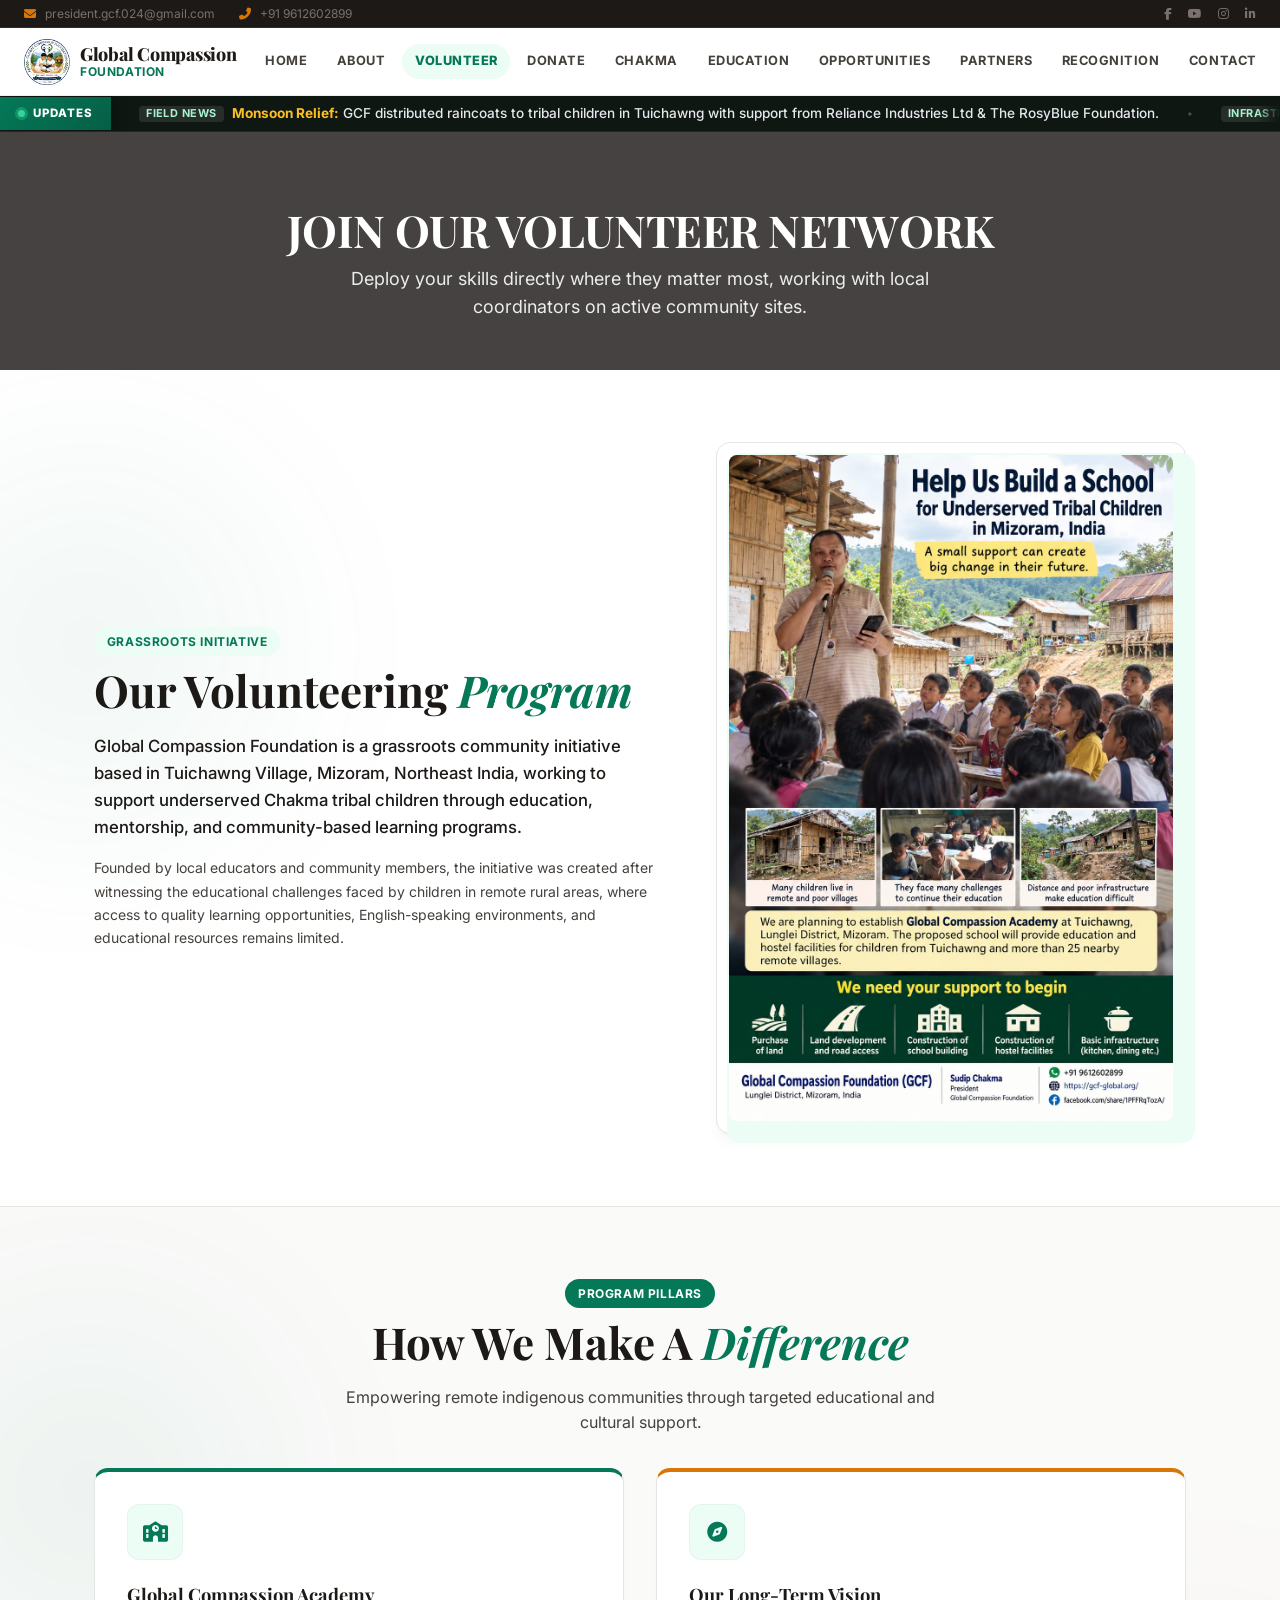
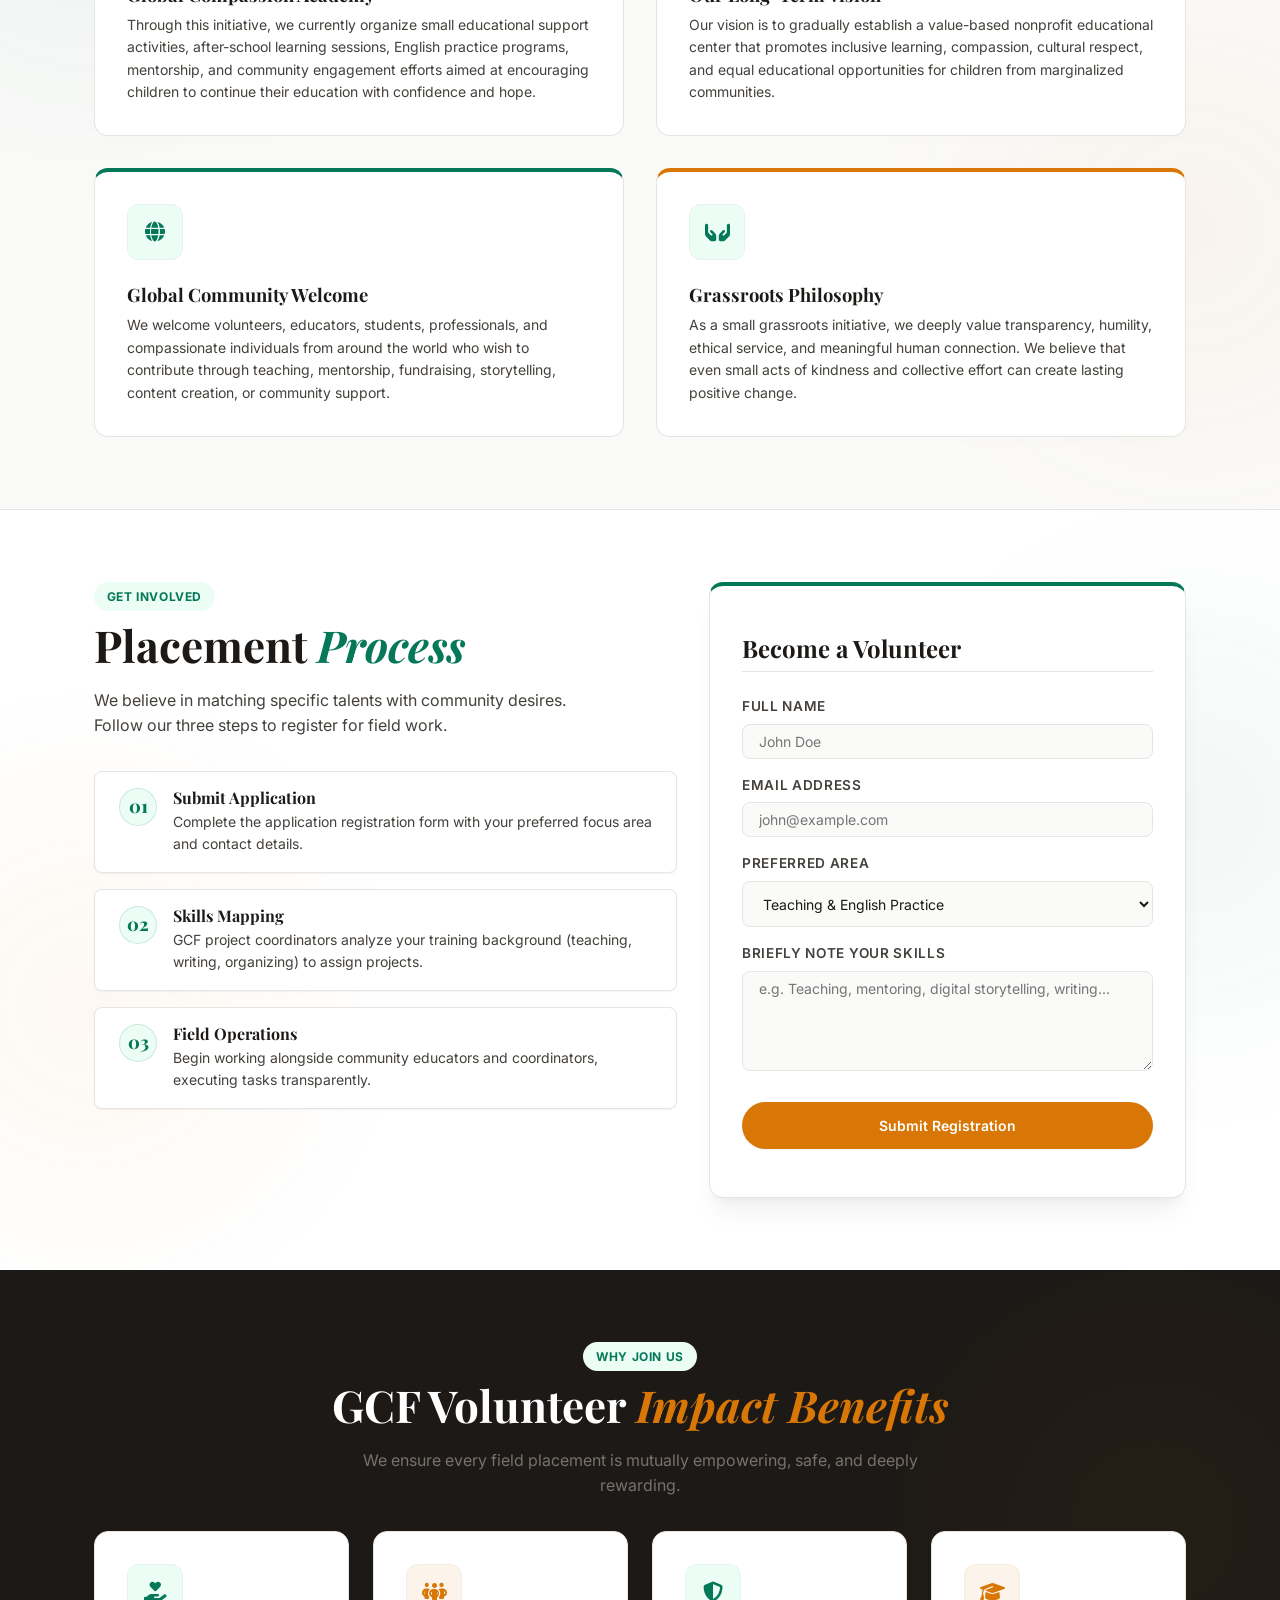
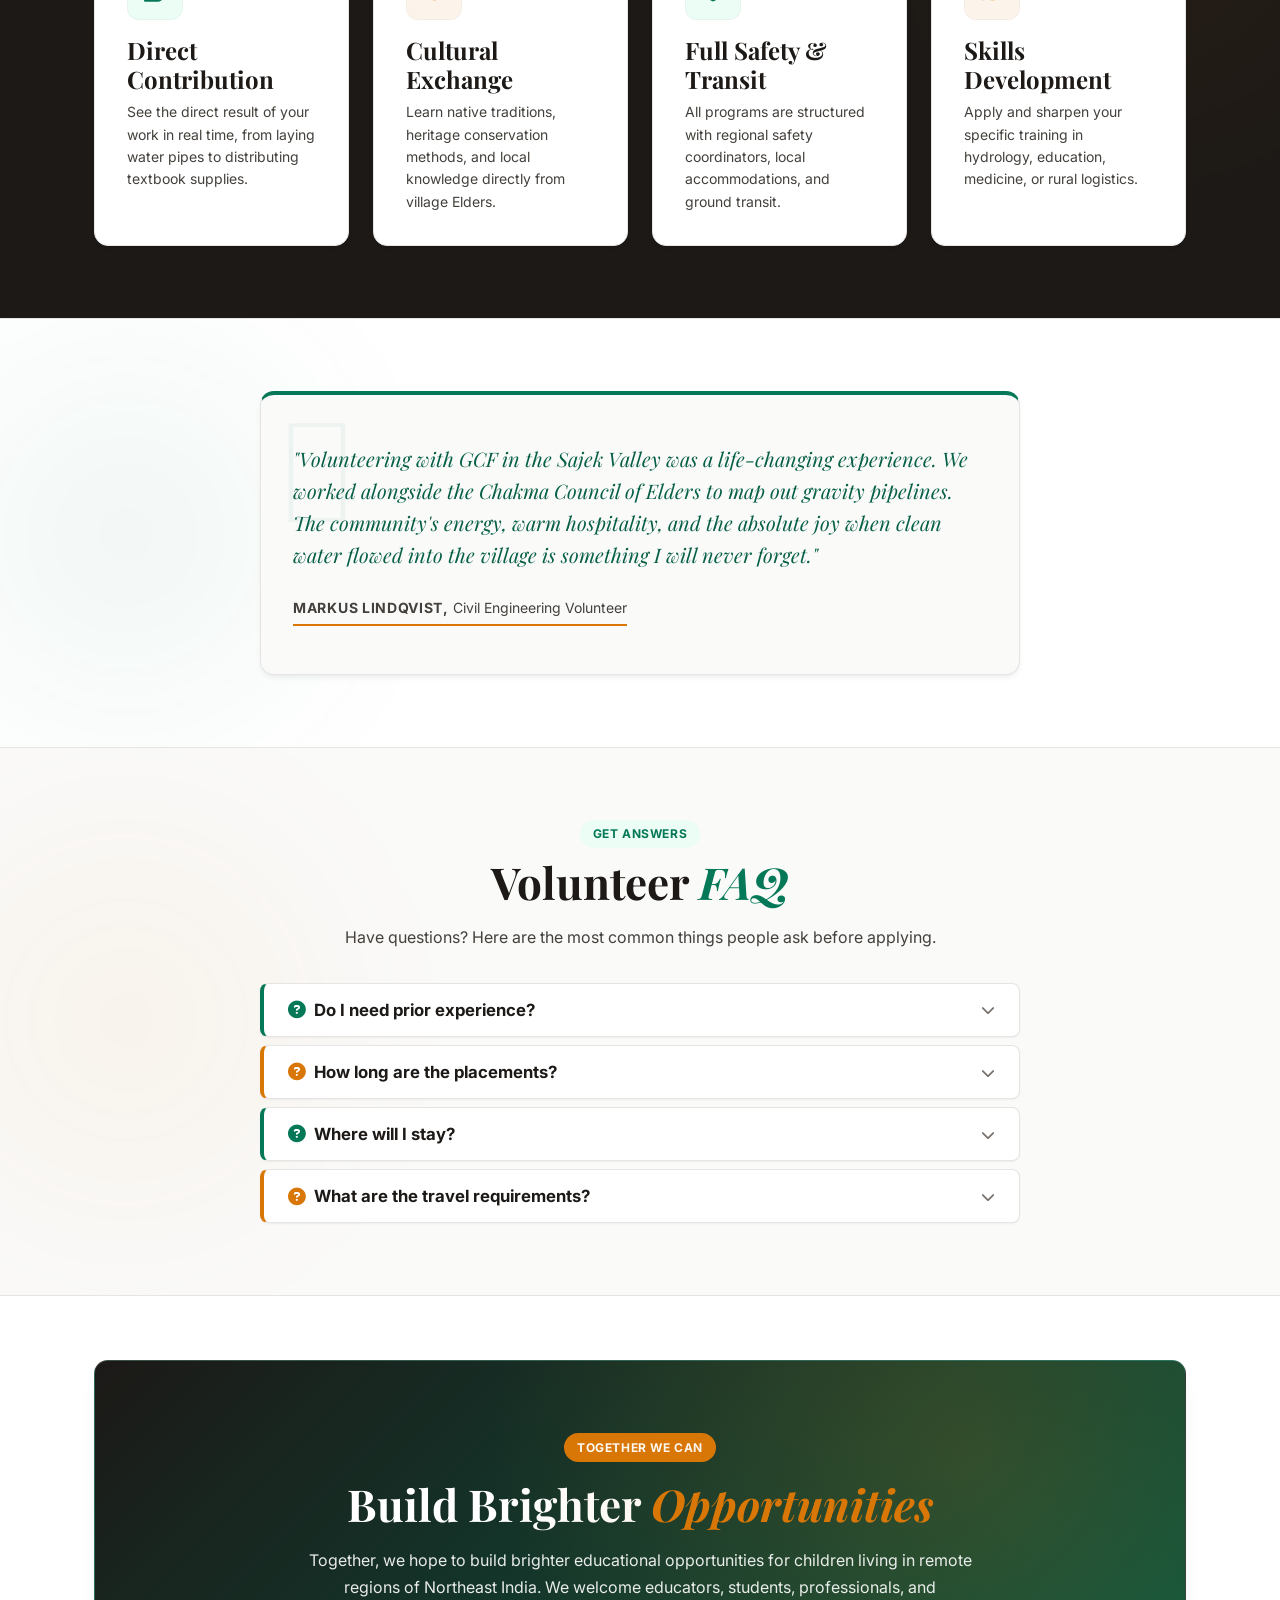
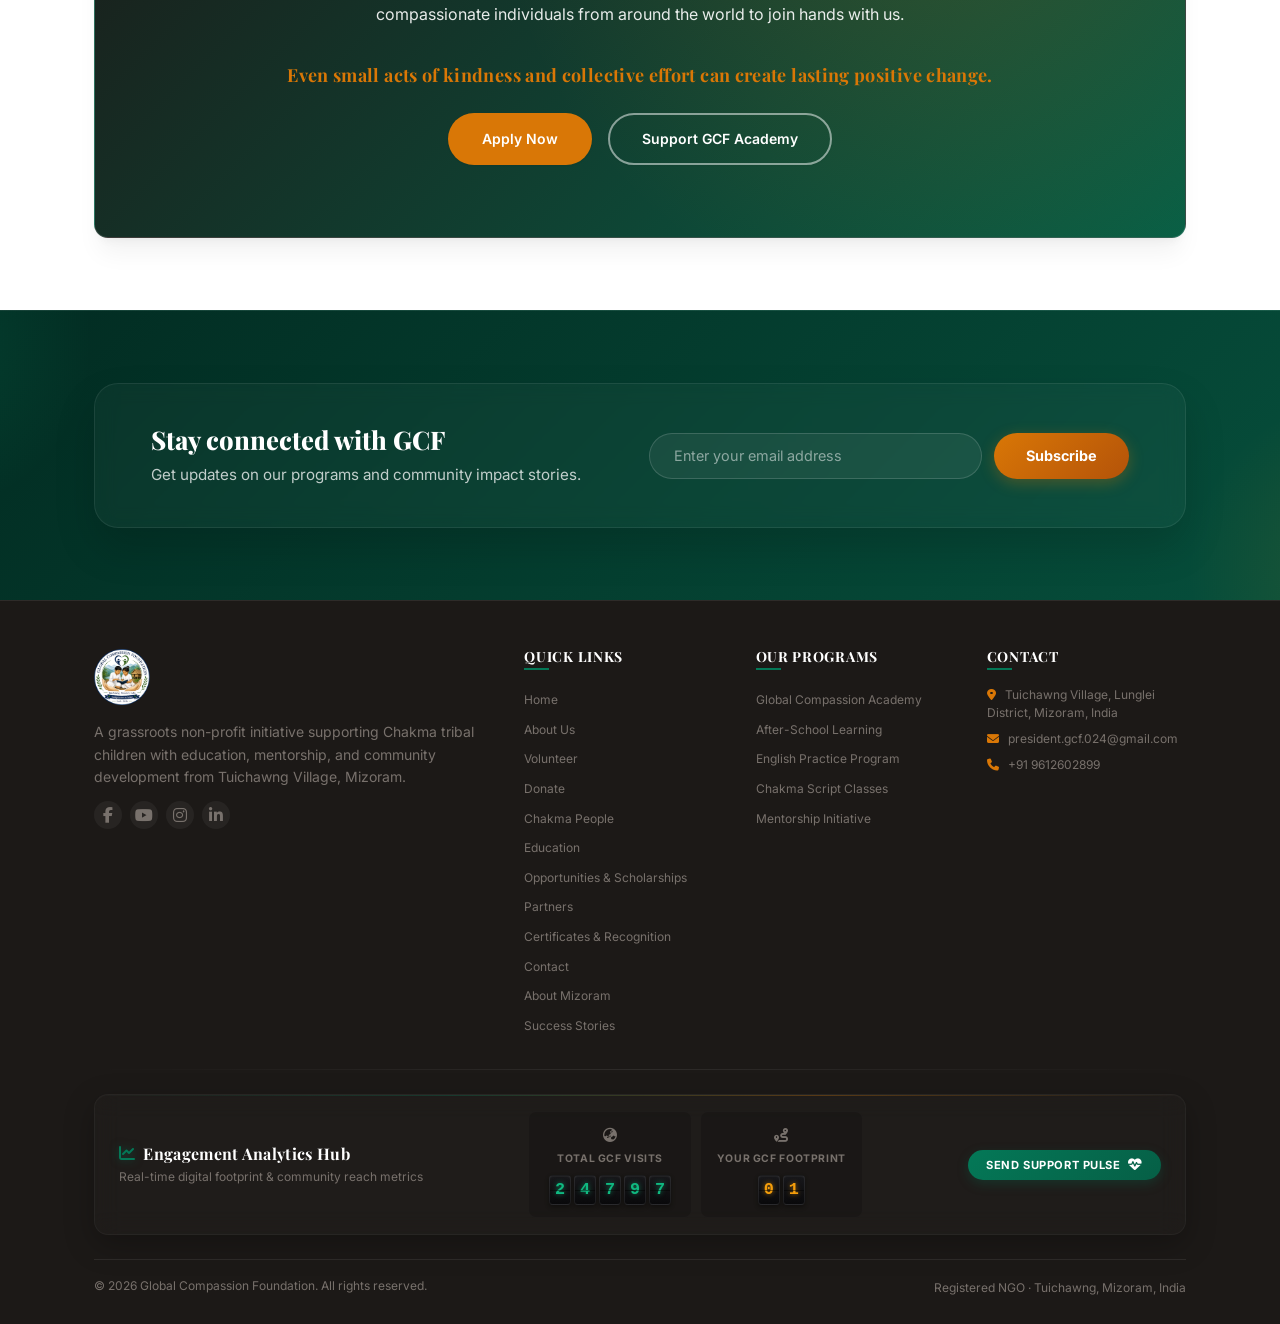
<file: volunteer.html>
<!DOCTYPE html>
<html lang="en">

<head>
    <meta charset="UTF-8">
    <meta name="viewport" content="width=device-width, initial-scale=1.0">
    <title>Join Our Volunteer Network | Global Compassion Foundation</title>
    <meta name="description"
        content="Deploy your skills directly where they matter most, working with local coordinators on active community sites.">

    <!-- Favicon -->
    <link rel="icon" type="image/png" href="assets/images/hero/logo.png">

    <!-- SEO Meta Tags -->
    <meta name="keywords"
        content="volunteer GCF, volunteer in Mizoram, teaching tribal children, GCF volunteering registration, remote community support, volunteer India NGO">
    <meta name="robots" content="index, follow">
    <link rel="canonical" href="https://gcf-global.org/volunteer.html">

    <!-- Open Graph / Facebook -->
    <meta property="og:type" content="website">
    <meta property="og:url" content="https://gcf-global.org/volunteer.html">
    <meta property="og:title" content="Join Our Volunteer Network | Global Compassion Foundation">
    <meta property="og:description"
        content="Deploy your skills directly where they matter most, working with local coordinators on active community sites.">
        <meta property="og:site_name" content="Global Compassion Foundation">
    <meta property="og:image" content="https://gcf-global.org/assets/images/hero/og_share.jpg">
    <meta property="og:image:secure_url" content="https://gcf-global.org/assets/images/hero/og_share.jpg">
    <meta property="og:image:type" content="image/jpeg">
    <meta property="og:image:width" content="1200">
    <meta property="og:image:height" content="630">
    <meta property="og:image:alt" content="Global Compassion Foundation - Mizoram">

    <!-- Twitter -->
    <meta property="twitter:card" content="summary_large_image">
    <meta property="twitter:url" content="https://gcf-global.org/volunteer.html">
    <meta property="twitter:title" content="Join Our Volunteer Network | Global Compassion Foundation">
    <meta property="twitter:description"
        content="Deploy your skills directly where they matter most, working with local coordinators on active community sites.">
    <meta property="twitter:image" content="https://gcf-global.org/assets/images/hero/og_share.jpg">
    <link rel="image_src" href="https://gcf-global.org/assets/images/hero/og_share.jpg">

    <!-- Resource Hints -->
    <link rel="preconnect" href="https://cdnjs.cloudflare.com">
    <link rel="preconnect" href="https://fonts.googleapis.com">
    <link rel="preconnect" href="https://fonts.gstatic.com" crossorigin>

    <!-- CSS Style sheets linked directly -->
    <link rel="stylesheet" href="css/variables.css?v=3.1">
    <link rel="stylesheet" href="css/main.css?v=3.1">
    <link rel="stylesheet" href="css/layout.css?v=3.1">
    <!-- FontAwesome for standard icons -->
    <link rel="stylesheet" href="https://cdnjs.cloudflare.com/ajax/libs/font-awesome/6.4.0/css/all.min.css">
    <style>
        /* Page-specific premium styles */

        /* Section relative wrapping for background blobs */
        .section-relative {
            position: relative;
            overflow: hidden;
        }

        /* Premium Background Glow Blobs */
        .glow-blob {
            position: absolute;
            width: 380px;
            height: 380px;
            border-radius: 50%;
            filter: blur(100px);
            opacity: 0.05;
            z-index: 0;
            pointer-events: none;
            transition: all 0.6s ease-in-out;
        }

        .glow-emerald {
            background-color: var(--secondary);
        }

        .glow-amber {
            background-color: var(--brand-accent);
        }

        /* Pillars Grid Layout */
        .pillars-grid {
            display: grid;
            grid-template-columns: 1fr;
            gap: var(--space-lg);
            margin-top: var(--space-xl);
            position: relative;
            z-index: 1;
        }

        @media (min-width: 768px) {
            .pillars-grid {
                grid-template-columns: repeat(2, 1fr);
                gap: var(--space-xl);
            }
        }

        /* Pillar Cards Custom Style */
        .pillar-card {
            background-color: white;
            border-radius: var(--radius-lg);
            border: 1px solid var(--border-light);
            border-top: 4px solid var(--value-color, var(--secondary));
            padding: var(--space-xl);
            box-shadow: 0 4px 20px rgba(28, 25, 23, 0.01);
            transition: all 0.4s cubic-bezier(0.16, 1, 0.3, 1);
            display: flex;
            flex-direction: column;
            height: 100%;
            position: relative;
            z-index: 1;
            overflow: hidden;
        }

        .pillar-card:hover {
            transform: translateY(-6px);
            box-shadow: 0 20px 40px rgba(28, 25, 23, 0.07);
            border-color: rgba(28, 25, 23, 0.06);
        }

        .pillar-icon {
            width: 56px;
            height: 56px;
            border-radius: 12px;
            display: flex;
            align-items: center;
            justify-content: center;
            font-size: var(--text-xl);
            margin-bottom: var(--space-lg);
            transition: all 0.4s cubic-bezier(0.16, 1, 0.3, 1);
            border: 1px solid rgba(0, 0, 0, 0.03);
            background-color: var(--secondary-light);
            color: var(--secondary);
            flex-shrink: 0;
        }

        .pillar-card:hover .pillar-icon {
            transform: scale(1.15) rotate(4deg);
            box-shadow: 0 4px 10px rgba(0, 0, 0, 0.05);
            background-color: var(--value-color, var(--secondary)) !important;
            color: white !important;
        }

        .pillar-card h3 {
            font-size: 1.15rem;
            color: var(--primary);
            margin-bottom: var(--space-sm);
            font-weight: 700;
        }

        .pillar-card p {
            font-size: var(--text-sm);
            color: var(--text-muted);
            line-height: 1.6;
            margin-bottom: 0;
        }

        /* Step Cards */
        .step-card {
            background: white;
            border: 1px solid var(--border-light);
            border-radius: var(--radius-md);
            padding: var(--space-md) var(--space-lg);
            display: flex;
            gap: var(--space-md);
            align-items: flex-start;
            margin-bottom: var(--space-md);
            transition: all 0.3s ease;
            box-shadow: var(--shadow-sm);
            border-bottom: 1px solid var(--border-light) !important;
        }

        .step-card:hover {
            transform: translateX(6px);
            border-color: var(--secondary);
            box-shadow: var(--shadow-md);
        }

        .step-number {
            font-family: var(--font-heading);
            font-size: var(--text-lg);
            font-weight: 800;
            color: var(--secondary);
            background-color: var(--secondary-light);
            width: 38px;
            height: 38px;
            border-radius: var(--radius-full);
            display: flex;
            align-items: center;
            justify-content: center;
            flex-shrink: 0;
            border: 1px solid rgba(4, 120, 87, 0.15);
            transition: all 0.3s ease;
        }

        .step-card:hover .step-number {
            transform: scale(1.1);
            background-color: var(--secondary) !important;
            color: white !important;
        }

        /* Form Container (Become a Volunteer Box) */
        .volunteer-box.premium-card {
            background-color: white;
            border-radius: var(--radius-lg);
            border: 1px solid var(--border-light);
            border-top: 4px solid var(--secondary) !important;
            padding: var(--space-2xl) var(--space-xl);
            box-shadow: var(--shadow-xl);
            transition: all 0.4s cubic-bezier(0.16, 1, 0.3, 1);
            z-index: 2;
        }

        .volunteer-box.premium-card:hover {
            transform: translateY(-4px);
            box-shadow: 0 25px 50px rgba(28, 25, 23, 0.12);
        }

        .volunteer-box h3 {
            font-family: var(--font-heading);
            font-size: var(--text-2xl);
            font-weight: 700;
            color: var(--primary);
            margin-bottom: var(--space-lg);
            border-bottom: 1px solid var(--border-light);
            padding-bottom: var(--space-sm);
        }

        .input-group label {
            font-weight: 600;
            font-size: 0.85rem;
            color: var(--text-muted);
            margin-bottom: 6px;
            display: block;
        }

        .input-group input,
        .input-group select,
        .input-group textarea {
            width: 100%;
            border: 1.5px solid var(--border-light);
            border-radius: var(--radius-md);
            padding: var(--space-sm) var(--space-md);
            font-family: var(--font-body);
            font-size: var(--text-sm);
            transition: all 0.25s ease;
            outline: none;
            background-color: var(--bg-offset);
        }

        .input-group input:focus,
        .input-group select:focus,
        .input-group textarea:focus {
            border-color: var(--secondary);
            background-color: white;
            box-shadow: 0 0 0 3px rgba(4, 120, 87, 0.08);
        }

        /* Double outlined split block image frame */
        .split-block-img {
            position: relative;
            background: white;
            padding: 12px;
            border-radius: var(--radius-lg);
            box-shadow: var(--shadow-lg);
            border: 1px solid var(--border-light);
            transition: transform 0.5s cubic-bezier(0.16, 1, 0.3, 1);
            z-index: 2;
        }

        .split-block-img::before {
            content: '';
            position: absolute;
            top: 10px;
            left: 10px;
            right: -10px;
            bottom: -10px;
            background-color: var(--secondary-light);
            border-radius: var(--radius-lg);
            z-index: -1;
            transition: all 0.5s cubic-bezier(0.16, 1, 0.3, 1);
        }

        .split-block-img:hover {
            transform: translateY(-5px);
        }

        .split-block-img:hover::before {
            transform: translate(-5px, -5px);
            background-color: rgba(217, 119, 6, 0.12);
        }

        .split-block-img img {
            width: 100%;
            height: auto;
            display: block;
            object-fit: cover;
            border-radius: var(--radius-md);
        }

        /* Commitment Banner styling */
        .commitment-banner {
            background: linear-gradient(135deg, var(--primary) 0%, var(--secondary-hover) 100%);
            border-radius: var(--radius-lg);
            padding: var(--space-xl) var(--space-md);
            color: white;
            text-align: center;
            position: relative;
            overflow: hidden;
            box-shadow: var(--shadow-xl);
            margin-top: var(--space-xl);
            border: 1px solid rgba(255, 255, 255, 0.15);
        }

        @media (min-width: 768px) {
            .commitment-banner {
                padding: var(--space-3xl) var(--space-2xl);
            }
        }

        .commitment-banner::before {
            content: '';
            position: absolute;
            top: 0;
            left: 0;
            right: 0;
            bottom: 0;
            background-image: radial-gradient(circle at 80% 20%, rgba(217, 119, 6, 0.18) 0%, transparent 50%);
            pointer-events: none;
        }

        .commitment-banner h2 {
            color: white;
            font-size: var(--text-2xl);
            margin-bottom: var(--space-md);
        }

        @media (min-width: 768px) {
            .commitment-banner h2 {
                font-size: var(--text-4xl);
            }
        }

        .commitment-banner h2 span {
            color: var(--brand-accent);
            font-style: italic;
        }

        .commitment-banner p {
            color: rgba(255, 255, 255, 0.9);
            max-width: 700px;
            margin: 0 auto var(--space-xl) auto;
            font-size: var(--text-base);
            line-height: 1.7;
            position: relative;
            z-index: 1;
        }

        .commitment-seal {
            font-family: var(--font-heading);
            font-weight: 700;
            font-size: var(--text-lg);
            color: var(--brand-accent);
            margin-bottom: var(--space-lg);
            letter-spacing: 0.02em;
            position: relative;
            z-index: 1;
        }

        .commitment-buttons {
            display: flex;
            justify-content: center;
            gap: var(--space-md);
            flex-wrap: wrap;
            position: relative;
            z-index: 1;
        }

        /* Magazine Editorial Testimonial */
        .editorial-quote-card {
            background-color: var(--bg-offset);
            border-radius: var(--radius-lg);
            padding: var(--space-2xl) var(--space-xl);
            position: relative;
            overflow: hidden;
            border: 1px solid var(--border-light);
            border-top: 4px solid var(--secondary);
            box-shadow: var(--shadow-md);
            max-width: var(--max-width-narrow);
            margin: 0 auto;
            transition: all 0.35s cubic-bezier(0.16, 1, 0.3, 1);
        }

        .editorial-quote-card:hover {
            transform: translateY(-4px);
            box-shadow: var(--shadow-lg);
            border-top-color: var(--brand-accent);
        }

        .editorial-quote-text {
            font-family: var(--font-heading);
            font-size: var(--text-xl);
            line-height: 1.6;
            color: var(--secondary-hover);
            font-style: italic;
            position: relative;
            z-index: 1;
            margin-bottom: var(--space-lg);
        }

        .editorial-quote-author {
            font-family: var(--font-body);
            font-size: var(--text-sm);
            font-weight: 700;
            color: var(--text-muted);
            text-transform: uppercase;
            letter-spacing: 0.05em;
            display: inline-block;
            border-bottom: 2px solid var(--brand-accent);
            padding-bottom: var(--space-xs);
        }

        .large-quote-bg {
            position: absolute;
            top: 10px;
            left: 20px;
            font-family: var(--font-heading);
            font-size: 8rem;
            color: rgba(4, 120, 87, 0.05);
            line-height: 1;
            pointer-events: none;
        }

        /* Volunteering Benefits Cards */
        .benefit-card {
            background-color: white;
            border-radius: var(--radius-lg);
            border: 1px solid var(--border-light);
            padding: var(--space-xl);
            box-shadow: 0 4px 20px rgba(28, 25, 23, 0.01);
            transition: all 0.4s cubic-bezier(0.16, 1, 0.3, 1);
            display: flex;
            flex-direction: column;
            height: 100%;
            position: relative;
            overflow: hidden;
            z-index: 1;
        }

        .benefit-card::after {
            content: '';
            position: absolute;
            top: 0;
            left: 0;
            right: 0;
            height: 4px;
            background: transparent;
            transition: background 0.3s ease;
        }

        .benefit-card:hover {
            transform: translateY(-6px);
            box-shadow: 0 16px 32px rgba(28, 25, 23, 0.06);
            border-color: var(--benefit-color, var(--secondary));
        }

        .benefit-card:hover::after {
            background: var(--benefit-color, var(--secondary));
        }

        .benefit-icon {
            width: 56px;
            height: 56px;
            border-radius: 12px;
            display: flex;
            align-items: center;
            justify-content: center;
            font-size: var(--text-xl);
            margin-bottom: var(--space-md);
            transition: all 0.4s cubic-bezier(0.16, 1, 0.3, 1);
            border: 1px solid rgba(0, 0, 0, 0.03);
            background-color: var(--secondary-light);
            color: var(--secondary);
            flex-shrink: 0;
        }

        .benefit-card:hover .benefit-icon {
            transform: scale(1.1) rotate(6deg);
            box-shadow: 0 6px 12px rgba(0, 0, 0, 0.04);
            background-color: var(--benefit-color, var(--secondary)) !important;
            color: white !important;
        }

        /* FAQ Card styling overrides with themed left borders */
        /* FAQ Accordion Styling */
        .faq-accordion {
            max-width: var(--max-width-narrow);
            margin: var(--space-xl) auto 0 auto;
            display: flex;
            flex-direction: column;
            gap: var(--space-sm);
            position: relative;
            z-index: 1;
        }

        .faq-accordion-item {
            background-color: white;
            border: 1px solid var(--border-light);
            border-left: 4px solid var(--faq-accent, var(--secondary));
            border-radius: var(--radius-md);
            overflow: hidden;
            transition: all 0.35s cubic-bezier(0.16, 1, 0.3, 1);
            box-shadow: var(--shadow-sm);
        }

        .faq-accordion-item:hover {
            border-color: rgba(28, 25, 23, 0.1);
            border-left-color: var(--faq-accent, var(--secondary));
            box-shadow: var(--shadow-md);
        }

        .faq-accordion-header {
            width: 100%;
            display: flex;
            justify-content: space-between;
            align-items: center;
            background: none;
            border: none;
            padding: var(--space-md) var(--space-lg);
            text-align: left;
            cursor: pointer;
            outline: none;
            transition: background var(--transition-fast);
        }

        .faq-accordion-header:hover {
            background-color: var(--bg-offset);
        }

        .faq-title-group {
            display: flex;
            align-items: center;
            gap: var(--space-sm);
        }

        .faq-title-group i {
            color: var(--faq-accent, var(--secondary));
            font-size: 1.1rem;
            transition: transform 0.3s ease;
        }

        .faq-accordion-header h4 {
            margin-bottom: 0;
            font-size: 1.05rem;
            color: var(--primary);
            font-family: var(--font-body);
            font-weight: 700;
            transition: color var(--transition-normal);
        }

        .faq-chevron {
            font-size: var(--text-sm);
            color: var(--text-light);
            transition: transform var(--transition-normal), color var(--transition-normal);
        }

        .faq-accordion-collapse {
            display: grid;
            grid-template-rows: 0fr;
            transition: grid-template-rows 0.35s cubic-bezier(0.16, 1, 0.3, 1);
        }

        .faq-accordion-body {
            overflow: hidden;
        }

        .faq-accordion-body-content {
            padding: 0 var(--space-lg) var(--space-md) calc(var(--space-lg) + 24px);
            font-size: var(--text-sm);
            line-height: 1.6;
            color: var(--text-muted);
        }

        /* Expanded states */
        .faq-accordion-item.active {
            border-color: var(--border-light);
            border-left-color: var(--faq-accent, var(--secondary));
            box-shadow: 0 10px 25px rgba(28, 25, 23, 0.05);
        }

        .faq-accordion-item.active .faq-accordion-collapse {
            grid-template-rows: 1fr;
        }

        .faq-accordion-item.active .faq-chevron {
            transform: rotate(180deg);
            color: var(--faq-accent, var(--secondary));
        }

        .faq-accordion-item.active .faq-accordion-header {
            background-color: var(--secondary-light);
        }

        .faq-accordion-item.active .faq-accordion-header h4 {
            color: var(--secondary);
        }

        .faq-accordion-item.active .faq-title-group i {
            transform: scale(1.1);
            color: var(--secondary);
        }
    </style>

    <!-- JSON-LD Structured Data for Google -->
    <script type="application/ld+json">
    {
      "@context": "https://schema.org",
      "@graph": [
        {
          "@type": "BreadcrumbList",
          "itemListElement": [
            {
              "@type": "ListItem",
              "position": 1,
              "name": "Home",
              "item": "https://gcf-global.org/index.html"
            },
            {
              "@type": "ListItem",
              "position": 2,
              "name": "Join Our Volunteer Network",
              "item": "https://gcf-global.org/volunteer.html"
            }
          ]
        },
        {
          "@context": "https://schema.org",
          "@type": "WebPage",
          "url": "https://gcf-global.org/volunteer.html",
          "mainEntityOfPage": "https://gcf-global.org/volunteer.html",
          "name": "Join Our Volunteer Network",
          "headline": "Join Our Volunteer Network | Global Compassion Foundation",
          "description": "Register to volunteer with GCF on active field projects in Mizoram.",
          "publisher": {
            "@type": "NonprofitOrganization",
            "name": "Global Compassion Foundation",
            "logo": {
              "@type": "ImageObject",
              "url": "https://gcf-global.org/assets/images/hero/logo.png"
            }
          }
        },
        {
          "@context": "https://schema.org",
          "@type": "FAQPage",
          "mainEntity": [
            {
              "@type": "Question",
              "name": "Do I need prior experience?",
              "acceptedAnswer": {
                "@type": "Answer",
                "text": "No, we match you with projects based on your skills. While professional backgrounds in teaching, nursing, or engineering are highly valuable, we also have plenty of opportunities in reforestation nurseries and logistics support."
              }
            },
            {
              "@type": "Question",
              "name": "How long are the placements?",
              "acceptedAnswer": {
                "@type": "Answer",
                "text": "Placement durations are flexible, ranging from short-term field campaigns (2 weeks) to long-term community integrations (1 to 3 months). We list specific details during the skills mapping stage."
              }
            },
            {
              "@type": "Question",
              "name": "Where will I stay?",
              "acceptedAnswer": {
                "@type": "Answer",
                "text": "Volunteers reside in secure local guest rooms or shared community houses arranged by GCF coordinators and village elders. Clean meals, clean drinking water, and standard lodgings are fully provided."
              }
            },
            {
              "@type": "Question",
              "name": "What are the travel requirements?",
              "acceptedAnswer": {
                "@type": "Answer",
                "text": "Volunteers are responsible for their transit to the nearest municipal hub (e.g. transit regional centers). From there, GCF coordinates all transport to deep forest sites and remote valley sectors."
              }
            }
          ]
        }
      ]
    }
    </script>
</head>

<body>

    <!-- Top Utility Bar -->
    <div class="top-bar">
        <div class="container">
            <div class="top-bar-contact">
                <span><i class="fas fa-envelope"></i> president.gcf.024@gmail.com</span>
                <span><i class="fas fa-phone-alt"></i> +91 9612602899</span>
            </div>
            <div class="top-bar-socials">
                <a href="https://www.facebook.com/share/1D7DtNhzAA/" target="_blank" rel="noopener noreferrer"
                    aria-label="Facebook"><i class="fab fa-facebook-f"></i></a>
                <a href="https://www.youtube.com/@gcf_global" target="_blank" rel="noopener noreferrer"
                    aria-label="YouTube"><i class="fab fa-youtube"></i></a>
                <a href="https://www.instagram.com/globalcompassionfoundation?igsh=dmpzOXl4aHc1aDJr#" target="_blank"
                    rel="noopener noreferrer" aria-label="Instagram"><i class="fab fa-instagram"></i></a>
                <a href="https://www.linkedin.com/in/global-compassion-foundation-73364a177/" target="_blank"
                    rel="noopener noreferrer" aria-label="LinkedIn"><i class="fab fa-linkedin-in"></i></a>
            </div>
        </div>
    </div>

    <!-- Main Header -->
    <header class="site-header" id="main-header">
        <div class="container">
            <a href="index.html" class="logo-link" id="logo">
                <img src="assets/images/hero/logo.png" alt="Global Compassion Foundation Logo">
                <span class="logo-text">Global Compassion <span>Foundation</span></span>
            </a>

            <button class="mobile-nav-toggle" aria-label="Toggle Navigation Menu" aria-expanded="false"
                id="menu-toggle">
                <span class="line"></span>
                <span class="line"></span>
                <span class="line"></span>
            </button>

            <nav class="main-nav" id="navigation-menu">
                <ul class="nav-list">
                    <li><a href="index.html" class="nav-link">Home</a></li>
                    <li><a href="about.html" class="nav-link">About</a></li>
                    <li><a href="volunteer.html" class="nav-link active">Volunteer</a></li>
                    <li><a href="donate.html" class="nav-link">Donate</a></li>
                    <li><a href="chakma.html" class="nav-link">Chakma</a></li>
                    <li><a href="education.html" class="nav-link">Education</a></li>
                    <li><a href="opportunities.html" class="nav-link">Opportunities</a></li>
                    <li><a href="partners.html" class="nav-link">Partners</a></li>
                    <li><a href="certificates.html" class="nav-link">Recognition</a></li>
                    <li><a href="contact.html" class="nav-link">Contact</a></li>
                </ul>
                <a href="donate.html" class="btn btn-secondary"
                    style="font-size: var(--text-xs); text-transform: uppercase; letter-spacing: 0.05em; padding: 0.5rem 1.25rem; border-radius: var(--radius-full);">Donate</a>
            </nav>
        </div>
    </header>

    <!-- Announcement Marquee Ticker Bar -->
    <div class="gcf-marquee-bar" aria-label="Latest Announcements and News Ticker">
        <div class="gcf-marquee-inner">
            <div class="gcf-marquee-label">
                <span class="live-dot" aria-hidden="true"></span>
                <span>Updates</span>
            </div>
            <div class="gcf-marquee-track">
                <div class="gcf-marquee-content">
                    <a href="index.html#latest-updates" class="gcf-marquee-item">
                        <span class="item-tag">Field News</span>
                        <span><strong>Monsoon Relief:</strong> GCF distributed raincoats to tribal children in Tuichawng with support from Reliance Industries Ltd &amp; The RosyBlue Foundation.</span>
                    </a>
                    <span class="gcf-marquee-sep">•</span>
                    <a href="index.html#projects" class="gcf-marquee-item">
                        <span class="item-tag">Infrastructure</span>
                        <span><strong>Water Project:</strong> Ruma gravity aqueduct pipeline reaches 95% completion, delivering fresh highland spring water!</span>
                    </a>
                    <span class="gcf-marquee-sep">•</span>
                    <a href="chakma.html" class="gcf-marquee-item">
                        <span class="item-tag">Education</span>
                        <span><strong>Tribal Literacy:</strong> Native Chakma script literacy classes active across 12 villages.</span>
                    </a>
                    <span class="gcf-marquee-sep">•</span>
                    <a href="index.html#about-teaser" class="gcf-marquee-item">
                        <span class="item-tag">Transparency</span>
                        <span><strong>100% Direct Impact:</strong> Zero bureaucracy, 100% of contributions deploy straight to field projects.</span>
                    </a>
                    <span class="gcf-marquee-sep">•</span>
                    <!-- Duplicate for infinite seamless scroll loop -->
                    <a href="index.html#latest-updates" class="gcf-marquee-item">
                        <span class="item-tag">Field News</span>
                        <span><strong>Monsoon Relief:</strong> GCF distributed raincoats to tribal children in Tuichawng with support from Reliance Industries Ltd &amp; The RosyBlue Foundation.</span>
                    </a>
                    <span class="gcf-marquee-sep">•</span>
                    <a href="index.html#projects" class="gcf-marquee-item">
                        <span class="item-tag">Infrastructure</span>
                        <span><strong>Water Project:</strong> Ruma gravity aqueduct pipeline reaches 95% completion, delivering fresh highland spring water!</span>
                    </a>
                    <span class="gcf-marquee-sep">•</span>
                    <a href="chakma.html" class="gcf-marquee-item">
                        <span class="item-tag">Education</span>
                        <span><strong>Tribal Literacy:</strong> Native Chakma script literacy classes active across 12 villages.</span>
                    </a>
                    <span class="gcf-marquee-sep">•</span>
                    <a href="index.html#about-teaser" class="gcf-marquee-item">
                        <span class="item-tag">Transparency</span>
                        <span><strong>100% Direct Impact:</strong> Zero bureaucracy, 100% of contributions deploy straight to field projects.</span>
                    </a>
                    <span class="gcf-marquee-sep">•</span>
                </div>
            </div>
        </div>
    </div>

    <!-- Subpage Hero Banner -->
    <div class="subpage-hero hero-volunteer">
        <div class="container">
            <h1>Join Our Volunteer Network</h1>
            <p>Deploy your skills directly where they matter most, working with local coordinators on active community
                sites.</p>
        </div>
    </div>

    <!-- Main Content -->
    <main>

        <!-- Section 1: Our Volunteering Program (Intro Split Block) -->
        <section class="section reveal section-relative">
            <div class="glow-blob glow-emerald" style="top: 10%; left: -8%;"></div>
            <div class="container">
                <div class="split-block" style="align-items: center; gap: var(--space-2xl);">
                    <div style="position: relative; z-index: 1;">
                        <span class="badge badge-primary">Grassroots Initiative</span>
                        <h2>Our Volunteering <span>Program</span></h2>
                        <p
                            style="margin-bottom: var(--space-md); font-weight: 500; font-size: 1.05rem; line-height: 1.6; color: var(--primary);">
                            Global Compassion Foundation is a grassroots community initiative based in Tuichawng
                            Village, Mizoram, Northeast India, working to support underserved Chakma tribal children
                            through education, mentorship, and community-based learning programs.
                        </p>
                        <p
                            style="margin-bottom: 0; color: var(--text-muted); font-size: var(--text-sm); line-height: 1.65;">
                            Founded by local educators and community members, the initiative was created after
                            witnessing the educational challenges faced by children in remote rural areas, where access
                            to quality learning opportunities, English-speaking environments, and educational resources
                            remains limited.
                        </p>
                    </div>

                    <div class="split-block-img">
                        <img src="assets/images/Updates/gcfHelp.jpeg"
                            alt="Global Compassion Foundation volunteers and field team assisting local children and families in Tuichawng"
                            loading="lazy">
                    </div>
                </div>
            </div>
        </section>

        <!-- Section 2: Core Volunteering Pillars -->
        <section class="section reveal section-relative"
            style="background-color: var(--bg-offset); border-top: 1px solid var(--border-light); border-bottom: 1px solid var(--border-light);">
            <div class="glow-blob glow-amber" style="bottom: 10%; right: -8%;"></div>
            <div class="glow-blob glow-emerald" style="top: 10%; left: -8%;"></div>
            <div class="container">
                <div class="section-header">
                    <span class="badge badge-secondary"
                        style="background-color: var(--secondary); color: white;">Program Pillars</span>
                    <h2 style="color: var(--primary);">How We Make A <span>Difference</span></h2>
                    <p style="max-width: 600px; margin: 0 auto; color: var(--text-muted);">Empowering remote indigenous
                        communities through targeted educational and cultural support.</p>
                </div>

                <div class="pillars-grid">
                    <!-- Pillar 1 -->
                    <div class="pillar-card" style="--value-color: var(--secondary);">
                        <div class="pillar-icon"><i class="fas fa-school"></i></div>
                        <h3>Global Compassion Academy</h3>
                        <p>Through this initiative, we currently organize small educational support activities,
                            after-school learning sessions, English practice programs, mentorship, and community
                            engagement efforts aimed at encouraging children to continue their education with confidence
                            and hope.</p>
                    </div>

                    <!-- Pillar 2 -->
                    <div class="pillar-card" style="--value-color: var(--brand-accent);">
                        <div class="pillar-icon"><i class="fas fa-compass"></i></div>
                        <h3>Our Long-Term Vision</h3>
                        <p>Our vision is to gradually establish a value-based nonprofit educational center that promotes
                            inclusive learning, compassion, cultural respect, and equal educational opportunities for
                            children from marginalized communities.</p>
                    </div>

                    <!-- Pillar 3 -->
                    <div class="pillar-card" style="--value-color: var(--secondary);">
                        <div class="pillar-icon"><i class="fas fa-globe"></i></div>
                        <h3>Global Community Welcome</h3>
                        <p>We welcome volunteers, educators, students, professionals, and compassionate individuals from
                            around the world who wish to contribute through teaching, mentorship, fundraising,
                            storytelling, content creation, or community support.</p>
                    </div>

                    <!-- Pillar 4 -->
                    <div class="pillar-card" style="--value-color: var(--brand-accent);">
                        <div class="pillar-icon"><i class="fas fa-hands-holding"></i></div>
                        <h3>Grassroots Philosophy</h3>
                        <p>As a small grassroots initiative, we deeply value transparency, humility, ethical service,
                            and meaningful human connection. We believe that even small acts of kindness and collective
                            effort can create lasting positive change.</p>
                    </div>
                </div>
            </div>
        </section>

        <!-- Volunteering Section (Step Cards & Registration Form Card) -->
        <section id="volunteering" class="section reveal section-relative">
            <div class="glow-blob glow-emerald" style="top: 15%; right: -8%;"></div>
            <div class="glow-blob glow-amber" style="bottom: 10%; left: -8%;"></div>
            <div class="container">
                <div class="split-block" style="align-items: start; gap: var(--space-xl);">
                    <div>
                        <span class="badge badge-primary">Get Involved</span>
                        <h2>Placement <span>Process</span></h2>
                        <p style="margin-bottom: var(--space-xl); max-width: 500px; color: var(--text-muted);">We
                            believe in matching specific talents with community desires. Follow our three steps to
                            register for field work.</p>

                        <!-- Step Cards -->
                        <div class="step-card">
                            <div class="step-number">01</div>
                            <div>
                                <h4
                                    style="font-size: var(--text-base); margin-bottom: var(--space-xs); color: var(--primary);">
                                    Submit Application</h4>
                                <p style="font-size: var(--text-sm); margin-bottom: 0; color: var(--text-muted);">
                                    Complete the application registration form with your preferred focus area and
                                    contact details.</p>
                            </div>
                        </div>

                        <div class="step-card">
                            <div class="step-number">02</div>
                            <div>
                                <h4
                                    style="font-size: var(--text-base); margin-bottom: var(--space-xs); color: var(--primary);">
                                    Skills Mapping</h4>
                                <p style="font-size: var(--text-sm); margin-bottom: 0; color: var(--text-muted);">GCF
                                    project coordinators analyze your training background (teaching, writing,
                                    organizing) to assign projects.</p>
                            </div>
                        </div>

                        <div class="step-card">
                            <div class="step-number">03</div>
                            <div>
                                <h4
                                    style="font-size: var(--text-base); margin-bottom: var(--space-xs); color: var(--primary);">
                                    Field Operations</h4>
                                <p style="font-size: var(--text-sm); margin-bottom: 0; color: var(--text-muted);">Begin
                                    working alongside community educators and coordinators, executing tasks
                                    transparently.</p>
                            </div>
                        </div>
                    </div>

                    <!-- Registration Card Form -->
                    <div class="volunteer-box premium-card">
                        <h3>Become a Volunteer</h3>
                        <form id="volunteer-form">
                            <div class="input-group" style="margin-bottom: var(--space-md);">
                                <label for="vol-name">Full Name</label>
                                <input type="text" id="vol-name" required placeholder="John Doe">
                            </div>
                            <div class="input-group" style="margin-bottom: var(--space-md);">
                                <label for="vol-email">Email Address</label>
                                <input type="email" id="vol-email" required placeholder="john@example.com">
                            </div>
                            <div class="input-group" style="margin-bottom: var(--space-md);">
                                <label for="vol-program">Preferred Area</label>
                                <select id="vol-program" style="height: 46px;">
                                    <option value="teaching">Teaching & English Practice</option>
                                    <option value="mentorship">Mentorship & After-School Sessions</option>
                                    <option value="content">Storytelling & Content Creation</option>
                                    <option value="fundraising">Fundraising & Community Support</option>
                                </select>
                            </div>
                            <div class="input-group" style="margin-bottom: var(--space-lg);">
                                <label for="vol-notes">Briefly note your skills</label>
                                <textarea id="vol-notes"
                                    placeholder="e.g. Teaching, mentoring, digital storytelling, writing..."
                                    style="min-height: 100px;"></textarea>
                            </div>
                            <button type="submit" class="btn btn-secondary"
                                style="width: 100%; border-radius: var(--radius-full); color: white;">Submit
                                Registration</button>
                        </form>
                    </div>
                </div>
            </div>
        </section>

        <!-- Volunteering Benefits Grid Section -->
        <section class="section section-bg reveal section-relative"
            style="border-bottom: 1px solid var(--border-light);">
            <div class="glow-blob glow-amber" style="top: 10%; right: -5%;"></div>
            <div class="container">
                <div class="section-header">
                    <span class="badge badge-primary">Why Join Us</span>
                    <h2>GCF Volunteer <span>Impact Benefits</span></h2>
                    <p style="max-width: 600px; margin: 0 auto; color: var(--text-light);">We ensure every field
                        placement is mutually empowering, safe, and deeply rewarding.</p>
                </div>

                <div class="grid grid-4">
                    <!-- Benefit 1 -->
                    <div class="benefit-card" style="--benefit-color: var(--secondary);">
                        <div class="benefit-icon"
                            style="background-color: var(--secondary-light); color: var(--secondary);"><i
                                class="fas fa-hand-holding-heart"></i></div>
                        <h3>Direct Contribution</h3>
                        <p style="font-size: var(--text-sm); margin-bottom: 0;">See the direct result of your work in
                            real time, from laying water pipes to distributing textbook supplies.</p>
                    </div>

                    <!-- Benefit 2 -->
                    <div class="benefit-card" style="--benefit-color: var(--brand-accent);">
                        <div class="benefit-icon"
                            style="background-color: rgba(217, 119, 6, 0.08); color: var(--brand-accent);"><i
                                class="fas fa-people-group"></i></div>
                        <h3>Cultural Exchange</h3>
                        <p style="font-size: var(--text-sm); margin-bottom: 0;">Learn native traditions, heritage
                            conservation methods, and local knowledge directly from village Elders.</p>
                    </div>

                    <!-- Benefit 3 -->
                    <div class="benefit-card" style="--benefit-color: var(--secondary);">
                        <div class="benefit-icon"
                            style="background-color: var(--secondary-light); color: var(--secondary);"><i
                                class="fas fa-shield-halved"></i></div>
                        <h3>Full Safety & Transit</h3>
                        <p style="font-size: var(--text-sm); margin-bottom: 0;">All programs are structured with
                            regional safety coordinators, local accommodations, and ground transit.</p>
                    </div>

                    <!-- Benefit 4 -->
                    <div class="benefit-card" style="--benefit-color: var(--brand-accent);">
                        <div class="benefit-icon"
                            style="background-color: rgba(217, 119, 6, 0.08); color: var(--brand-accent);"><i
                                class="fas fa-graduation-cap"></i></div>
                        <h3>Skills Development</h3>
                        <p style="font-size: var(--text-sm); margin-bottom: 0;">Apply and sharpen your specific training
                            in hydrology, education, medicine, or rural logistics.</p>
                    </div>
                </div>
            </div>
        </section>

        <!-- Volunteer Testimonial Section -->
        <section class="section reveal section-relative">
            <div class="glow-blob glow-emerald" style="bottom: 5%; left: -5%;"></div>
            <div class="container">
                <div class="editorial-quote-card">
                    <i class="fas fa-quote-left large-quote-bg"></i>
                    <p class="editorial-quote-text">"Volunteering with GCF in the Sajek Valley was a life-changing
                        experience. We worked alongside the Chakma Council of Elders to map out gravity pipelines. The
                        community's energy, warm hospitality, and the absolute joy when clean water flowed into the
                        village is something I will never forget."</p>
                    <div class="editorial-quote-author">Markus Lindqvist, <span
                            style="font-family: var(--font-body); font-weight: normal; text-transform: none; letter-spacing: 0;">Civil
                            Engineering Volunteer</span></div>
                </div>
            </div>
        </section>

        <!-- FAQ Section -->
        <section class="section reveal section-relative"
            style="background-color: var(--bg-offset); border-top: 1px solid var(--border-light); border-bottom: 1px solid var(--border-light);">
            <div class="glow-blob glow-amber" style="top: 15%; left: -5%;"></div>
            <div class="container">
                <div class="section-header">
                    <span class="badge badge-primary">Get Answers</span>
                    <h2>Volunteer <span>FAQ</span></h2>
                    <p style="max-width: 600px; margin: 0 auto; color: var(--text-muted);">Have questions? Here are the
                        most common things people ask before applying.</p>
                </div>

                <div class="faq-accordion">
                    <!-- FAQ Card 1 -->
                    <div class="faq-accordion-item" style="--faq-accent: var(--secondary);">
                        <button class="faq-accordion-header" aria-expanded="false" type="button">
                            <div class="faq-title-group">
                                <i class="fas fa-circle-question"></i>
                                <h4>Do I need prior experience?</h4>
                            </div>
                            <span class="faq-chevron"><i class="fas fa-chevron-down"></i></span>
                        </button>
                        <div class="faq-accordion-collapse">
                            <div class="faq-accordion-body">
                                <div class="faq-accordion-body-content">
                                    No, we match you with projects based on your skills. While professional backgrounds
                                    in teaching, nursing, or engineering are highly valuable, we also have plenty of
                                    opportunities in reforestation nurseries and logistics support.
                                </div>
                            </div>
                        </div>
                    </div>

                    <!-- FAQ Card 2 -->
                    <div class="faq-accordion-item" style="--faq-accent: var(--brand-accent);">
                        <button class="faq-accordion-header" aria-expanded="false" type="button">
                            <div class="faq-title-group">
                                <i class="fas fa-circle-question"></i>
                                <h4>How long are the placements?</h4>
                            </div>
                            <span class="faq-chevron"><i class="fas fa-chevron-down"></i></span>
                        </button>
                        <div class="faq-accordion-collapse">
                            <div class="faq-accordion-body">
                                <div class="faq-accordion-body-content">
                                    Placement durations are flexible, ranging from short-term field campaigns (2 weeks)
                                    to long-term community integrations (1 to 3 months). We list specific details during
                                    the skills mapping stage.
                                </div>
                            </div>
                        </div>
                    </div>

                    <!-- FAQ Card 3 -->
                    <div class="faq-accordion-item" style="--faq-accent: var(--secondary);">
                        <button class="faq-accordion-header" aria-expanded="false" type="button">
                            <div class="faq-title-group">
                                <i class="fas fa-circle-question"></i>
                                <h4>Where will I stay?</h4>
                            </div>
                            <span class="faq-chevron"><i class="fas fa-chevron-down"></i></span>
                        </button>
                        <div class="faq-accordion-collapse">
                            <div class="faq-accordion-body">
                                <div class="faq-accordion-body-content">
                                    Volunteers reside in secure local guest rooms or shared community houses arranged by
                                    GCF coordinators and village elders. Clean meals, clean drinking water, and standard
                                    lodgings are fully provided.
                                </div>
                            </div>
                        </div>
                    </div>

                    <!-- FAQ Card 4 -->
                    <div class="faq-accordion-item" style="--faq-accent: var(--brand-accent);">
                        <button class="faq-accordion-header" aria-expanded="false" type="button">
                            <div class="faq-title-group">
                                <i class="fas fa-circle-question"></i>
                                <h4>What are the travel requirements?</h4>
                            </div>
                            <span class="faq-chevron"><i class="fas fa-chevron-down"></i></span>
                        </button>
                        <div class="faq-accordion-collapse">
                            <div class="faq-accordion-body">
                                <div class="faq-accordion-body-content">
                                    Volunteers are responsible for their transit to the nearest municipal hub (e.g.
                                    transit regional centers). From there, GCF coordinates all transport to deep forest
                                    sites and remote valley sectors.
                                </div>
                            </div>
                        </div>
                    </div>
                </div>
            </div>
        </section>

        <!-- Section 7: Our Commitment (CTA Gradient Banner) -->
        <section class="section reveal" style="padding-top: var(--space-xl);">
            <div class="container">
                <div class="commitment-banner">
                    <span class="badge badge-secondary"
                        style="background-color: var(--brand-accent); color: white; margin-bottom: var(--space-md);">Together
                        We Can</span>
                    <h2>Build Brighter <span>Opportunities</span></h2>

                    <p>
                        Together, we hope to build brighter educational opportunities for children living in remote
                        regions of Northeast India. We welcome educators, students, professionals, and compassionate
                        individuals from around the world to join hands with us.
                    </p>

                    <div class="commitment-seal">
                        Even small acts of kindness and collective effort can create lasting positive change.
                    </div>

                    <div class="commitment-buttons">
                        <a href="#volunteer-form" class="btn btn-secondary">Apply Now</a>
                        <a href="donate.html" class="btn btn-white-outline">Support GCF Academy</a>
                    </div>
                </div>
            </div>
        </section>

    </main>

    <!-- ================================================
         NEWSLETTER BAND
    ================================================ -->
    <div class="newsletter-band">
        <div class="container">
            <div class="newsletter-inner">
                <div class="newsletter-text">
                    <h3>Stay connected with GCF</h3>
                    <p>Get updates on our programs and community impact stories.</p>
                </div>
                <form class="newsletter-form" id="news-form" novalidate>
                    <input type="email" id="news-email" placeholder="Enter your email address"
                        aria-label="Email for newsletter" required>
                    <button type="submit">Subscribe</button>
                </form>
            </div>
        </div>
    </div>

    <!-- Footer in GCF Theme Black -->
    <footer class="site-footer">
        <div class="container">
            <div class="footer-top">
                <div class="footer-col" style="flex-grow: 1.5;">
                    <a href="index.html" class="logo-link" style="display: inline-flex; margin-bottom: 1rem;">
                        <img src="assets/images/hero/logo.png" alt="Global Compassion Foundation Logo" style="height: 56px; width: auto;" loading="lazy">
                    </a>
                    <p style="font-size: var(--text-sm); line-height: 1.6; color: var(--text-light);">
                        A grassroots non-profit initiative supporting Chakma tribal children with education, mentorship, and community development from Tuichawng Village, Mizoram.
                    </p>
                    <div class="social-links" style="margin-top: 0.75rem;">
                        <a href="https://www.facebook.com/share/1D7DtNhzAA/" target="_blank" rel="noopener noreferrer"
                            class="social-link" aria-label="Facebook"><i class="fab fa-facebook-f"></i></a>
                        <a href="https://www.youtube.com/@gcf_global" target="_blank" rel="noopener noreferrer"
                            class="social-link" aria-label="YouTube"><i class="fab fa-youtube"></i></a>
                        <a href="https://www.instagram.com/globalcompassionfoundation?igsh=dmpzOXl4aHc1aDJr#"
                            target="_blank" rel="noopener noreferrer" class="social-link" aria-label="Instagram"><i
                                class="fab fa-instagram"></i></a>
                        <a href="https://www.linkedin.com/in/global-compassion-foundation-73364a177/" target="_blank"
                            rel="noopener noreferrer" class="social-link" aria-label="LinkedIn"><i
                                class="fab fa-linkedin-in"></i></a>
                    </div>
                </div>
                <div class="footer-col">
                    <h3>Quick Links</h3>
                    <ul class="footer-links-list">
                        <li><a href="index.html">Home</a></li>
                        <li><a href="about.html">About Us</a></li>
                        <li><a href="volunteer.html">Volunteer</a></li>
                        <li><a href="donate.html">Donate</a></li>
                        <li><a href="chakma.html">Chakma People</a></li>
                        <li><a href="education.html">Education</a></li>
                        <li><a href="opportunities.html">Opportunities &amp; Scholarships</a></li>
                        <li><a href="partners.html">Partners</a></li>
                        <li><a href="certificates.html">Certificates &amp; Recognition</a></li>
                        <li><a href="contact.html">Contact</a></li>
                        <li><a href="mizoram.html">About Mizoram</a></li>
                        <li><a href="story.html">Success Stories</a></li>
                    </ul>
                </div>
                <div class="footer-col">
                    <h3>Our Programs</h3>
                    <ul class="footer-links-list">
                        <li><a href="about.html">Global Compassion Academy</a></li>
                        <li><a href="about.html">After-School Learning</a></li>
                        <li><a href="about.html">English Practice Program</a></li>
                        <li><a href="chakma.html">Chakma Script Classes</a></li>
                        <li><a href="volunteer.html">Mentorship Initiative</a></li>
                    </ul>
                </div>
                <div class="footer-col">
                    <h3>Contact</h3>
                    <p><i class="fas fa-map-marker-alt" style="color: var(--brand-accent); margin-right: 6px;"></i>
                        Tuichawng Village, Lunglei District, Mizoram, India</p>
                    <p><i class="fas fa-envelope" style="color: var(--brand-accent); margin-right: 6px;"></i>
                        president.gcf.024@gmail.com</p>
                    <p><i class="fas fa-phone" style="color: var(--brand-accent); margin-right: 6px;"></i> +91 9612602899</p>
                </div>
            </div>

            <!-- Digital Visitor Counter Dashboard -->
            <div class="footer-counter-divider"></div>
            <div class="visitor-counter-wrapper" id="visitor-counter-panel">
                <div class="counter-container">
                    <div class="counter-info">
                        <h4><i class="fas fa-chart-line"></i> Engagement Analytics Hub</h4>
                        <p>Real-time digital footprint & community reach metrics</p>
                    </div>
                    <div class="counter-stats-grid">
                        <!-- Card 1: Total Hits -->
                        <div class="counter-card" title="Total accumulated visits from global supporters">
                            <span class="counter-card-icon"><i class="fas fa-globe-asia"></i></span>
                            <span class="counter-label">Total GCF Visits</span>
                            <div class="digital-digits-wrapper" id="total-visits-digits">
                                <!-- Generated by JavaScript: digit-boxes -->
                            </div>
                        </div>

                        <!-- Card 2: Session Views -->
                        <div class="counter-card" title="Number of pages you've visited during this browsing session">
                            <span class="counter-card-icon"><i class="fas fa-route"></i></span>
                            <span class="counter-label">Your GCF Footprint</span>
                            <div class="digital-digits-wrapper" id="session-views-digits">
                                <!-- Generated by JavaScript: digit-boxes -->
                            </div>
                        </div>
                    </div>

                    <!-- Interactive Action button -->
                    <div class="pulse-button-wrapper">
                        <button class="btn-pulse" id="btn-support-pulse" title="Send a heartbeat pulse to GCF servers to show your support!">
                            <span>Send Support Pulse</span>
                            <i class="fas fa-heartbeat heartbeat-icon"></i>
                        </button>
                    </div>
                </div>
            </div>

            <div class="footer-bottom">
                <p style="color: var(--text-light); font-size: var(--text-xs); margin-bottom: 0.25rem;">
                    &copy; <span id="copyright-year">2026</span> Global Compassion Foundation. All rights reserved.
                </p>
                <p style="color: var(--text-light); font-size: var(--text-xs); margin-bottom: 0;">
                    Registered NGO · Tuichawng, Mizoram, India
                </p>
            </div>
        </div>
    </footer>

    <!-- JS Scripts -->
    <script src="js/navigation.js?v=3.1"></script>
    <script src="js/main.js"></script>
    <script>
        document.addEventListener('DOMContentLoaded', () => {
            // Google Sheets Apps Script Web App URL for Volunteer Responses
            // Paste your deployed web app URL here:
            const GOOGLE_SHEET_VOLUNTEER_URL = 'https://script.google.com/macros/s/AKfycbxUbGNpYthJPKxWrBbPEI9RewGVEycQaXbRZiwPd6lvxO-GXsg6_-Spe59bQcctz5rF/exec';

            const volunteerForm = document.getElementById('volunteer-form');
            if (volunteerForm) {
                volunteerForm.addEventListener('submit', async (e) => {
                    e.preventDefault();
                    const name = document.getElementById('vol-name').value.trim();
                    const email = document.getElementById('vol-email').value.trim();
                    const program = document.getElementById('vol-program').options[document.getElementById('vol-program').selectedIndex].text;
                    const notes = document.getElementById('vol-notes').value.trim();

                    if (!name || !email) {
                        alert('Please fill out your name and email address.');
                        return;
                    }

                    const submitBtn = volunteerForm.querySelector('button[type="submit"]');
                    const originalBtnText = submitBtn.innerHTML;

                    // Disable button and show loading indicator
                    submitBtn.disabled = true;
                    submitBtn.style.opacity = '0.7';
                    submitBtn.innerHTML = '<i class="fas fa-spinner fa-spin" style="margin-right: 8px;"></i>Submitting...';

                    // If URL is not set, run in simulation mode
                    if (!GOOGLE_SHEET_VOLUNTEER_URL) {
                        console.warn('Google Sheets API URL is empty. Running in simulation mode.');
                        setTimeout(() => {
                            showSuccessModal(name, program, true);
                            submitBtn.disabled = false;
                            submitBtn.style.opacity = '';
                            submitBtn.innerHTML = originalBtnText;
                        }, 1000);
                        return;
                    }

                    try {
                        const response = await fetch(GOOGLE_SHEET_VOLUNTEER_URL, {
                            method: 'POST',
                            mode: 'cors',
                            body: JSON.stringify({
                                name: name,
                                email: email,
                                program: program,
                                notes: notes
                            })
                        });

                        const result = await response.json();
                        if (result && result.status === 'success') {
                            showSuccessModal(name, program, false);
                        } else {
                            throw new Error(result.message || 'Sheet submission failed');
                        }
                    } catch (error) {
                        console.error('Submission error:', error);
                        showErrorModal(name, error.message);
                    } finally {
                        submitBtn.disabled = false;
                        submitBtn.style.opacity = '';
                        submitBtn.innerHTML = originalBtnText;
                    }
                });
            }

            function showSuccessModal(name, program, isSimulation = false) {
                const modal = document.createElement('div');
                modal.className = 'modal-overlay';
                modal.innerHTML = `
                    <div class="modal-card text-center">
                        <div class="modal-icon">&#10003;</div>
                        <h2 style="color: var(--text-main); margin-bottom: var(--space-sm);">Application Received!</h2>
                        <p style="color: var(--text-muted); margin-bottom: var(--space-md);">Thank you, <strong>${name}</strong>. Your placement application for <strong>${program}</strong> has been successfully recorded.</p>
                        <p style="font-size: var(--text-sm); color: var(--text-light); margin-top: var(--space-sm);">Our coordination team will review your skills profile and reach out within 3-5 business days.</p>
                        ${isSimulation ? `
                        <p style="font-size: var(--text-xs); color: var(--brand-accent); margin-top: var(--space-md); border-top: 1px dashed var(--border-light); padding-top: var(--space-sm); line-height: 1.4; text-align: left;">
                            <i class="fas fa-info-circle"></i> <strong>Developer Tip:</strong> This form is running in <em>Simulation Mode</em>. To save submissions to Google Sheets, set up the Google Apps Script Web App and paste the URL in the <code>GOOGLE_SHEET_VOLUNTEER_URL</code> variable inside <code>volunteer.html</code>.
                        </p>
                        ` : ''}
                        <button class="btn btn-primary" style="margin-top: var(--space-lg); width: 100%;" id="close-modal-btn">Return to Site</button>
                    </div>
                `;
                document.body.appendChild(modal);

                // Add overlay styles dynamically if not loaded
                if (!document.getElementById('modal-styles')) {
                    const styles = document.createElement('style');
                    styles.id = 'modal-styles';
                    styles.textContent = `
                        .modal-overlay {
                            position: fixed;
                            top: 0; left: 0; right: 0; bottom: 0;
                            background-color: rgba(17, 24, 39, 0.85);
                            display: flex;
                            align-items: center;
                            justify-content: center;
                            z-index: 1000;
                            backdrop-filter: blur(8px);
                        }
                        .modal-card {
                            background: white;
                            padding: var(--space-2xl);
                            border-radius: var(--radius-lg);
                            max-width: 480px;
                            width: 90%;
                            box-shadow: var(--shadow-xl);
                            transform: scale(0.9);
                            animation: modalFadeIn 0.3s forwards cubic-bezier(0.175, 0.885, 0.32, 1.275);
                        }
                        @keyframes modalFadeIn {
                            to { transform: scale(1); }
                        }
                        .modal-icon {
                            width: 64px;
                            height: 64px;
                            background-color: var(--primary-light);
                            color: var(--primary);
                            border-radius: var(--radius-full);
                            display: flex;
                            align-items: center;
                            justify-content: center;
                            font-size: var(--text-3xl);
                            margin: 0 auto var(--space-lg);
                        }
                    `;
                    document.head.appendChild(styles);
                }

                document.getElementById('close-modal-btn').addEventListener('click', () => {
                    modal.remove();
                    if (volunteerForm) volunteerForm.reset();
                });
            }

            function showErrorModal(name, errorMessage) {
                const modal = document.createElement('div');
                modal.className = 'modal-overlay';
                modal.innerHTML = `
                    <div class="modal-card text-center" style="border-top: 4px solid var(--brand-accent) !important;">
                        <div class="modal-icon" style="background-color: rgba(217, 119, 6, 0.08); color: var(--brand-accent);">&#9888;</div>
                        <h2 style="color: var(--text-main); margin-bottom: var(--space-sm);">Submission Failed</h2>
                        <p style="color: var(--text-muted); margin-bottom: var(--space-md);">Sorry <strong>${name}</strong>, we encountered an issue transmitting your registration. Please check your connection or try again.</p>
                        <p style="font-size: var(--text-xs); color: #ef4444; background: #fef2f2; border: 1px solid #fecaca; padding: var(--space-sm); border-radius: var(--radius-md); margin-top: var(--space-md); text-align: left; overflow-x: auto; font-family: monospace;">
                            <strong>Error:</strong> ${errorMessage || 'Unknown connection error'}
                        </p>
                        <button class="btn btn-secondary" style="margin-top: var(--space-lg); width: 100%; border-radius: var(--radius-full); color: white;" id="close-error-modal-btn">Dismiss</button>
                    </div>
                `;
                document.body.appendChild(modal);

                document.getElementById('close-error-modal-btn').addEventListener('click', () => {
                    modal.remove();
                });
            }

            // Newsletter Form Simulation
            const newsForm = document.getElementById('newsletter-form');
            if (newsForm) {
                newsForm.addEventListener('submit', (e) => {
                    e.preventDefault();
                    const email = document.getElementById('news-email').value;
                    alert(`Thank you! ${email} has been subscribed to GCF newsletters.`);
                    newsForm.reset();
                });
            }

            // Accordion Toggle Logic for Volunteer FAQs
            const faqHeaders = document.querySelectorAll('.faq-accordion-header');
            faqHeaders.forEach(header => {
                header.addEventListener('click', () => {
                    const item = header.parentElement;
                    const isActive = item.classList.contains('active');

                    // Close all accordion items
                    document.querySelectorAll('.faq-accordion-item').forEach(accItem => {
                        accItem.classList.remove('active');
                        accItem.querySelector('.faq-accordion-header').setAttribute('aria-expanded', 'false');
                    });

                    // Toggle the clicked one
                    if (!isActive) {
                        item.classList.add('active');
                        header.setAttribute('aria-expanded', 'true');
                    }
                });
            });
        });
    </script>
</body>

</html>
</file>
<file: css/variables.css>
@import url('https://fonts.googleapis.com/css2?family=Playfair+Display:ital,wght@0,600;0,700;0,800;1,400&family=Inter:wght@300;400;500;600;700;800&display=swap');

:root {
    /* Prestigious Humanitarian Color Palette (Forest Emerald & Warm Amber) */
    --primary: #1c1917;        /* Stone 900 - Deep charcoal black for primary text & elements */
    --primary-hover: #292524;  /* Stone 800 */
    --primary-light: #f0fdf4;  /* Emerald 50 - Soft mint green background tint */
    
    --secondary: #047857;      /* Emerald 700 - Trustworthy Forest Emerald Green */
    --secondary-hover: #065f46;/* Emerald 800 */
    --secondary-light: #ecfdf5;/* Emerald 50 */
    
    --brand-accent: #d97706;   /* Amber 600 - Warm Amber Gold representing hope and action */
    --brand-accent-hover: #b45309; /* Amber 700 */
    
    --highlight-teal: #0f766e;  /* Teal 700 - High-contrast readable teal */
    --highlight-teal-light: #ccfbf1;
    --highlight-teal-dark: #38bdf8;  /* Readable sky blue on dark backgrounds */
    
    --text-main: #1c1917;      /* Stone 900 */
    --text-muted: #44403c;     /* Stone 700 - High contrast, accessible paragraph text */
    --text-light: #78716c;     /* Stone 500 - Captions and secondary labels */
    
    --bg-main: #ffffff;        /* Pure white */
    --bg-offset: #fafaf9;      /* Stone 50 - Warm alabaster/cream offset background */
    --bg-dark: #1c1917;        /* Stone 900 - Dark mode background */
    --bg-dark-offset: #292524; /* Stone 800 - Cards in dark sections */
    
    /* Borders and Dividers */
    --border-light: #e7e5e4;   /* Stone 200 - Extremely thin, neat borders */
    --border-dark: rgba(255, 255, 255, 0.08);
    
    /* Typography */
    --font-heading: 'Playfair Display', serif;
    --font-body: 'Inter', sans-serif;
    
    /* Typography Sizes */
    --text-xs: 0.75rem;
    --text-sm: 0.875rem;
    --text-base: 1rem;
    --text-lg: 1.125rem;
    --text-xl: 1.25rem;
    --text-2xl: 1.5rem;
    --text-3xl: 2rem;
    --text-4xl: 2.75rem;
    --text-5xl: 3.5rem;
    
    /* Border Radius */
    --radius-sm: 4px;
    --radius-md: 8px;
    --radius-lg: 14px;
    --radius-full: 9999px;
    
    /* Spacing System - Clean margins & paddings */
    --space-xs: 0.25rem;
    --space-sm: 0.5rem;
    --space-md: 1rem;
    --space-lg: 1.5rem;
    --space-xl: 2rem;
    --space-2xl: 3rem;
    --space-3xl: 4.5rem;
    
    /* Shadows - Clean & Subtle */
    --shadow-sm: 0 1px 2px rgba(28, 25, 23, 0.05);
    --shadow-md: 0 4px 6px -1px rgba(28, 25, 23, 0.05), 0 2px 4px -2px rgba(28, 25, 23, 0.05);
    --shadow-lg: 0 10px 15px -3px rgba(28, 25, 23, 0.04), 0 4px 6px -4px rgba(28, 25, 23, 0.04);
    --shadow-xl: 0 20px 25px -5px rgba(28, 25, 23, 0.05), 0 8px 10px -6px rgba(28, 25, 23, 0.05);
    
    /* Transitions */
    --transition-fast: 0.15s ease;
    --transition-normal: 0.25s ease-in-out;
    --transition-slow: 0.5s ease-in-out;
    
    /* Constraints */
    --max-width-container: 1140px;
    --max-width-narrow: 760px;
}
</file>
<file: css/main.css>
@import url('variables.css');

/* CSS Reset and Global Styles */
*, *::before, *::after {
    box-sizing: border-box;
    margin: 0;
    padding: 0;
}

html {
    scroll-behavior: smooth;
    font-size: 16px;
    overflow-x: hidden;
    width: 100%;
}

body {
    font-family: var(--font-body);
    font-size: var(--text-base);
    line-height: 1.6;
    color: var(--text-muted);
    background-color: var(--bg-main);
    -webkit-font-smoothing: antialiased;
    -moz-osx-font-smoothing: grayscale;
    overflow-x: hidden;
    width: 100%;
}

/* Typography Scales - Editorial & Prestigious */
h1, h2, h3, h4, h5, h6 {
    font-family: var(--font-heading);
    font-weight: 700;
    line-height: 1.2;
    color: var(--primary);
}

h1 { font-size: var(--text-3xl); margin-bottom: var(--space-md); }
h2 { font-size: var(--text-2xl); margin-bottom: var(--space-md); }
h3 { font-size: var(--text-xl); margin-bottom: var(--space-sm); }
h4 { font-size: var(--text-lg); margin-bottom: var(--space-sm); }

@media (min-width: 768px) {
    h1 { font-size: var(--text-4xl); }
    h2 { font-size: var(--text-3xl); }
    h3 { font-size: var(--text-2xl); }
    h4 { font-size: var(--text-xl); }
}

@media (min-width: 1024px) {
    h1 { font-size: var(--text-5xl); }
    h2 { font-size: var(--text-4xl); }
}

/* Typography Accents */
h1 span, h2 span {
    color: var(--secondary);
    font-style: italic;
}
.section-bg h2, .section-bg h2 span, .subpage-hero h1, .alone-hero h1 {
    color: white;
}
.alone-hero h1 span, .section-bg h2 span {
    color: var(--brand-accent);
}

p {
    margin-bottom: var(--space-md);
    color: var(--text-muted);
    font-weight: 400;
}

a {
    color: var(--secondary);
    text-decoration: none;
    transition: color var(--transition-fast);
}

a:hover {
    color: var(--secondary-hover);
}

ul, ol {
    list-style: none;
}

img {
    max-width: 100%;
    height: auto;
    display: block;
    border-radius: var(--radius-md);
}

button, input, select, textarea {
    font-family: inherit;
    font-size: inherit;
}

/* Layout Containers & Fluid Margins */
.container {
    width: 100%;
    max-width: var(--max-width-container);
    margin: 0 auto;
    padding: 0 var(--space-md);
}

@media (min-width: 768px) {
    .container {
        padding: 0 var(--space-lg);
    }
}

.section {
    padding: var(--space-xl) 0;
}

@media (min-width: 768px) {
    .section {
        padding: var(--space-2xl) 0;
    }
}

@media (min-width: 1024px) {
    .section {
        padding: var(--space-3xl) 0;
    }
}

.section-bg {
    background-color: var(--bg-dark);
    color: white;
}

.text-center {
    text-align: center;
}

.section-header {
    max-width: var(--max-width-narrow);
    margin: 0 auto var(--space-xl) auto;
    text-align: center;
}

.section-header p {
    margin-top: var(--space-xs);
    font-size: var(--text-sm);
    font-family: var(--font-body);
}

@media (min-width: 768px) {
    .section-header p {
        font-size: var(--text-base);
    }
}

/* Premium Buttons */
.btn {
    display: inline-flex;
    align-items: center;
    justify-content: center;
    padding: 0.8rem 2rem;
    font-family: var(--font-body);
    font-weight: 600;
    font-size: var(--text-sm);
    border-radius: var(--radius-full);
    border: 2px solid transparent;
    cursor: pointer;
    transition: all 0.3s cubic-bezier(0.16, 1, 0.3, 1);
    text-decoration: none;
    text-align: center;
    box-shadow: var(--shadow-sm);
}

.btn-primary {
    background-color: var(--secondary);
    color: white;
    transition: all 0.3s cubic-bezier(0.16, 1, 0.3, 1);
}
.btn-primary:hover {
    background-color: var(--secondary-hover);
    transform: translateY(-2px);
    box-shadow: 0 8px 20px rgba(4, 120, 87, 0.2);
    color: white;
}

.btn-secondary {
    background-color: var(--brand-accent);
    color: white;
    transition: all 0.3s cubic-bezier(0.16, 1, 0.3, 1);
}
.btn-secondary:hover {
    background-color: var(--brand-accent-hover);
    transform: translateY(-2px);
    box-shadow: 0 8px 20px rgba(217, 119, 6, 0.2);
    color: white;
}

.btn-outline {
    background-color: transparent;
    border-color: var(--secondary);
    color: var(--secondary);
}
.btn-outline:hover {
    background-color: var(--secondary);
    color: white;
    transform: translateY(-2px);
}

.btn-white-outline {
    background-color: transparent;
    border-color: rgba(255, 255, 255, 0.5);
    color: white;
    transition: all 0.3s cubic-bezier(0.16, 1, 0.3, 1);
}
.btn-white-outline:hover {
    background-color: white;
    color: var(--primary) !important;
    border-color: white;
    transform: translateY(-2px);
    box-shadow: 0 8px 20px rgba(255, 255, 255, 0.15);
}

.btn-white {
    background-color: white;
    color: var(--primary);
    border: 1px solid var(--border-light);
}
.btn-white:hover {
    background-color: var(--bg-offset);
    transform: translateY(-2px);
    box-shadow: var(--shadow-md);
}

/* Mobile-First Responsive Grids */
.grid {
    display: grid;
    gap: var(--space-md);
    grid-template-columns: 1fr;
}

@media (min-width: 768px) {
    .grid { gap: var(--space-lg); }
    .grid-2 { grid-template-columns: repeat(2, 1fr); }
    .grid-3 { grid-template-columns: repeat(2, 1fr); }
}

@media (min-width: 768px) and (max-width: 1023px) {
    .grid-3 > *:nth-child(3):last-child {
        grid-column: span 2;
    }
}

@media (min-width: 1024px) {
    .grid-3 { grid-template-columns: repeat(3, 1fr); }
    .grid-4 { grid-template-columns: repeat(4, 1fr); }
}

/* Upgraded Clean Cards (Solid Backgrounds, Accessible Shadows) */
.premium-card {
    background-color: white;
    border-radius: var(--radius-lg);
    border: 1px solid var(--border-light);
    border-top: 3px solid transparent;
    padding: var(--space-lg);
    box-shadow: 0 4px 12px rgba(28, 25, 23, 0.03);
    transition: all 0.3s cubic-bezier(0.16, 1, 0.3, 1);
    display: flex;
    flex-direction: column;
    height: 100%;
}

.section-bg .premium-card {
    background-color: var(--bg-dark-offset);
    border-color: var(--border-dark);
    color: white;
    border-top: 3px solid transparent;
}
.section-bg .premium-card h3,
.section-bg .premium-card h4 {
    color: white;
}
.section-bg .premium-card p {
    color: var(--text-light) !important;
}

.premium-card:hover {
    transform: translateY(-5px);
    box-shadow: 0 12px 24px rgba(28, 25, 23, 0.07);
    border-top-color: var(--secondary);
}

.section-bg .premium-card:hover {
    border-top-color: var(--brand-accent);
}

.premium-card-icon {
    width: 48px;
    height: 48px;
    background-color: var(--secondary-light);
    color: var(--secondary);
    border-radius: var(--radius-sm);
    display: flex;
    align-items: center;
    justify-content: center;
    font-size: var(--text-lg);
    margin-bottom: var(--space-md);
    flex-shrink: 0;
    transition: all var(--transition-normal);
}
.section-bg .premium-card-icon {
    background-color: rgba(217, 119, 6, 0.1);
    color: var(--brand-accent);
}
.premium-card:hover .premium-card-icon {
    background-color: var(--secondary);
    color: white;
}

/* Badges */
.badge {
    display: inline-block;
    padding: 0.3rem 0.8rem;
    font-size: var(--text-xs);
    font-weight: 700;
    font-family: var(--font-body);
    border-radius: var(--radius-full);
    text-transform: uppercase;
    letter-spacing: 0.05em;
    margin-bottom: var(--space-sm);
}

.badge-primary {
    background-color: var(--secondary-light);
    color: var(--secondary);
}

.badge-secondary {
    background-color: var(--bg-offset);
    color: var(--primary);
}

/* Core Pillars Tab Component */
.tab-container {
    margin-top: var(--space-lg);
}

.tab-buttons {
    display: flex;
    justify-content: center;
    gap: var(--space-xs);
    margin-bottom: var(--space-lg);
    flex-wrap: wrap;
}

.tab-btn {
    padding: 0.6rem 1.2rem;
    font-family: var(--font-body);
    font-weight: 700;
    font-size: var(--text-xs);
    color: var(--text-light);
    background-color: var(--bg-offset);
    border: 1px solid var(--border-light);
    border-radius: var(--radius-full);
    cursor: pointer;
    transition: all var(--transition-normal);
}

@media (min-width: 768px) {
    .tab-buttons {
        gap: var(--space-sm);
        margin-bottom: var(--space-xl);
    }
    .tab-btn {
        padding: 0.75rem 1.5rem;
        font-size: var(--text-sm);
    }
}

.tab-btn:hover {
    color: var(--primary);
    border-color: rgba(4, 120, 87, 0.25);
}

.tab-btn.active {
    background-color: var(--secondary);
    color: white;
    border-color: var(--secondary);
    box-shadow: var(--shadow-sm);
}

.tab-pane {
    display: none;
}
.tab-pane.active {
    display: block;
}

/* History Timeline Component (Fully Responsive) */
.timeline {
    position: relative;
    max-width: var(--max-width-narrow);
    margin: var(--space-xl) auto;
    padding-left: 28px;
}
.timeline::before {
    content: '';
    position: absolute;
    top: 0; bottom: 0; left: 8px; width: 2px;
    background-color: var(--border-light);
}
.timeline-item {
    position: relative;
    margin-bottom: var(--space-lg);
}
.timeline-badge {
    position: absolute;
    left: -25px;
    top: 6px;
    width: 14px;
    height: 14px;
    border-radius: var(--radius-full);
    background-color: var(--brand-accent);
    border: 3px solid white;
    box-shadow: var(--shadow-sm);
    transition: transform var(--transition-normal);
}
.timeline-item:hover .timeline-badge {
    transform: scale(1.2);
    background-color: var(--secondary);
}
.timeline-year {
    font-family: var(--font-heading);
    font-weight: 700;
    font-size: var(--text-xl);
    color: var(--secondary);
    margin-bottom: var(--space-xs);
    line-height: 1.1;
}
.timeline-content {
    background-color: var(--bg-offset);
    padding: var(--space-md);
    border-radius: var(--radius-md);
    border: 1px solid var(--border-light);
    box-shadow: var(--shadow-sm);
    transition: all var(--transition-normal);
}
.timeline-content:hover {
    transform: translateX(4px);
    border-color: rgba(4, 120, 87, 0.1);
}

@media (min-width: 768px) {
    .timeline {
        padding-left: 0;
    }
    .timeline::before {
        left: 50%;
        transform: translateX(-50%);
    }
    .timeline-item {
        width: 50%;
        margin-bottom: var(--space-xl);
    }
    .timeline-item:nth-child(odd) {
        padding-right: 35px;
        margin-left: 0;
    }
    .timeline-item:nth-child(even) {
        padding-left: 35px;
        margin-left: auto;
    }
    .timeline-item:nth-child(odd) .timeline-badge {
        right: -9px;
        left: auto;
        top: 14px;
        width: 18px;
        height: 18px;
    }
    .timeline-item:nth-child(even) .timeline-badge {
        left: -9px;
        top: 14px;
        width: 18px;
        height: 18px;
    }
    .timeline-year {
        font-size: var(--text-2xl);
    }
    .timeline-content {
        padding: var(--space-md) var(--space-lg);
    }
    .timeline-item:nth-child(odd) .timeline-content:hover {
        transform: translateX(-4px);
    }
    .timeline-item:nth-child(even) .timeline-content:hover {
        transform: translateX(4px);
    }
}

/* Team Card Components */
.team-grid {
    display: grid;
    grid-template-columns: 1fr;
    gap: var(--space-md);
    margin-top: var(--space-lg);
}
@media (min-width: 640px) {
    .team-grid { grid-template-columns: repeat(2, 1fr); }
}
@media (min-width: 1024px) {
    .team-grid { grid-template-columns: repeat(4, 1fr); }
}
.team-card {
    background-color: white;
    border-radius: var(--radius-md);
    overflow: hidden;
    box-shadow: var(--shadow-sm);
    border: 1px solid var(--border-light);
    transition: all var(--transition-normal);
    text-align: center;
    height: 100%;
    display: flex;
    flex-direction: column;
}
.team-card:hover {
    transform: translateY(-4px);
    box-shadow: var(--shadow-md);
}
.team-img-wrapper {
    width: 130px;
    height: 130px;
    margin: var(--space-lg) auto var(--space-xs) auto;
    border-radius: var(--radius-full);
    overflow: hidden;
    border: 3px solid var(--border-light);
    transition: all var(--transition-normal);
}
.team-card:hover .team-img-wrapper {
    border-color: var(--secondary);
    transform: scale(1.05);
}
.team-img {
    width: 100%;
    height: 100%;
    object-fit: cover;
}
.team-info {
    padding: var(--space-md);
    flex-grow: 1;
    display: flex;
    flex-direction: column;
    justify-content: space-between;
}
.team-role {
    font-size: var(--text-xs);
    font-weight: 700;
    color: var(--secondary);
    text-transform: uppercase;
    letter-spacing: 0.05em;
    margin-bottom: var(--space-xs);
}
.team-name {
    font-family: var(--font-heading);
    font-size: var(--text-lg);
    font-weight: 700;
    color: var(--primary);
    margin-bottom: var(--space-xs);
}
.team-bio {
    font-size: var(--text-xs);
    color: var(--text-muted);
    margin-bottom: var(--space-md);
    line-height: 1.5;
}
.team-socials {
    display: flex;
    justify-content: center;
    gap: var(--space-xs);
    margin-top: auto;
}
.team-social-link {
    width: 28px;
    height: 28px;
    border-radius: var(--radius-full);
    background-color: var(--bg-offset);
    color: var(--text-light);
    display: flex;
    align-items: center;
    justify-content: center;
    font-size: var(--text-xs);
    transition: all var(--transition-fast);
}
.team-social-link:hover {
    background-color: var(--secondary);
    color: white;
}

/* Financial Transparency Layout */
.finance-grid {
    display: grid;
    grid-template-columns: 1fr;
    gap: var(--space-lg);
    align-items: center;
    margin-top: var(--space-lg);
}
@media (min-width: 768px) {
    .finance-grid { grid-template-columns: 1.2fr 0.8fr; }
}
.transparency-bars {
    display: flex;
    flex-direction: column;
    gap: var(--space-md);
}
.bar-label-group {
    display: flex;
    justify-content: space-between;
    font-weight: 700;
    font-size: var(--text-xs);
    margin-bottom: var(--space-xs);
}
@media (min-width: 768px) {
    .bar-label-group {
        font-size: var(--text-sm);
    }
}
.progress-bar-container {
    width: 100%;
    height: 8px;
    background-color: var(--bg-offset);
    border-radius: var(--radius-full);
    overflow: hidden;
    border: 1px solid var(--border-light);
}
.progress-bar {
    height: 100%;
    background-color: var(--secondary);
    border-radius: var(--radius-full);
    width: 0;
    transition: width 1.5s ease-in-out;
}
.finance-pie-card {
    background-color: white;
    padding: var(--space-lg);
    border-radius: var(--radius-md);
    box-shadow: var(--shadow-md);
    border: 1px solid var(--border-light);
    text-align: center;
}
.pie-stat {
    font-family: var(--font-heading);
    font-size: var(--text-3xl);
    font-weight: 800;
    color: var(--secondary);
    margin-bottom: var(--space-xs);
}
@media (min-width: 768px) {
    .pie-stat {
        font-size: var(--text-4xl);
    }
}

/* Testimonial Slider Components */
.testimonials-slider {
    position: relative;
    max-width: var(--max-width-narrow);
    margin: 0 auto;
    overflow: hidden;
    padding: var(--space-xl) 0 var(--space-md);
}
.testimonials-slider::before {
    content: "“";
    position: absolute;
    top: -20px;
    left: 50%;
    transform: translateX(-50%);
    font-family: var(--font-heading);
    font-size: 8rem;
    line-height: 1;
    color: rgba(4, 120, 87, 0.06);
    z-index: 1;
    pointer-events: none;
}
.testimonial-wrapper {
    display: flex;
    transition: transform var(--transition-normal);
    width: 100%;
}
.testimonial-slide {
    min-width: 100%;
    padding: 0 var(--space-lg);
    text-align: center;
    position: relative;
    z-index: 2;
}
.testimonial-quote {
    font-size: var(--text-base);
    font-style: italic;
    color: var(--text-main);
    line-height: 1.7;
    margin-bottom: var(--space-md);
}
@media (min-width: 768px) {
    .testimonial-quote {
        font-size: var(--text-lg);
    }
}
.testimonial-author {
    font-family: var(--font-heading);
    font-weight: 700;
    font-size: var(--text-base);
    color: var(--secondary);
    margin-bottom: 2px;
}
.testimonial-author-role {
    font-size: var(--text-xs);
    color: var(--text-light);
}
.slider-dots {
    display: flex;
    justify-content: center;
    gap: var(--space-xs);
    margin-top: var(--space-md);
}
.slider-dot {
    width: 10px;
    height: 10px;
    border-radius: var(--radius-full);
    background-color: var(--border-light);
    border: none;
    cursor: pointer;
    transition: background-color var(--transition-fast);
}
.slider-dot.active {
    background-color: var(--secondary);
}

/* Project Cards and Badges */
.project-img-wrapper {
    position: relative;
    border-radius: var(--radius-md);
    overflow: hidden;
    margin-bottom: var(--space-md);
    aspect-ratio: 16 / 10;
}
.project-img-wrapper img {
    border-radius: 0;
    width: 100%;
    height: 100%;
    object-fit: cover;
    transition: transform 0.5s cubic-bezier(0.16, 1, 0.3, 1);
}
.premium-card:hover .project-img-wrapper img {
    transform: scale(1.05);
}
.project-badge {
    position: absolute;
    top: var(--space-sm);
    right: var(--space-sm);
    z-index: 5;
    margin-bottom: 0;
}

/* Project Progress Bars */
.project-progress-container {
    width: 100%;
    background-color: var(--border-light);
    height: 5px;
    border-radius: var(--radius-full);
    margin-top: 6px;
    overflow: hidden;
    position: relative;
}
.project-progress-bar {
    height: 100%;
    background-color: var(--secondary);
    border-radius: var(--radius-full);
    transition: width 1s ease-in-out, background-color var(--transition-normal);
}
.premium-card:hover .project-progress-bar {
    background-color: var(--brand-accent);
}

/* Premium Checklist Styles for Tab, Split blocks, and Cards */
.tab-pane ul, .split-block ul, .premium-card ul {
    list-style: none;
    margin-left: 0;
    margin-bottom: var(--space-md);
    padding-left: 0;
}
.tab-pane li, .split-block li, .premium-card li {
    position: relative;
    padding-left: 1.5rem;
    margin-bottom: var(--space-xs);
    font-size: var(--text-sm);
    color: var(--text-muted);
    text-align: left;
}
.section-bg .premium-card li {
    color: var(--text-light);
}
.tab-pane li::before, .split-block li::before, .premium-card li::before {
    content: "✓";
    position: absolute;
    left: 0;
    color: var(--secondary);
    font-weight: 800;
}
.section-bg .premium-card li::before {
    color: var(--brand-accent);
}

/* FAQ Component Styles */
.faq-grid {
    display: grid;
    grid-template-columns: 1fr;
    gap: var(--space-md);
    margin-top: var(--space-xl);
}
@media (min-width: 768px) {
    .faq-grid {
        grid-template-columns: repeat(2, 1fr);
        gap: var(--space-lg);
    }
}
.faq-card {
    background-color: white;
    border: 1px solid var(--border-light);
    border-radius: var(--radius-md);
    padding: var(--space-lg);
    transition: all 0.3s cubic-bezier(0.16, 1, 0.3, 1);
}
.faq-card:hover {
    transform: translateY(-2px);
    box-shadow: var(--shadow-md);
    border-color: rgba(4, 120, 87, 0.15);
}
.faq-card h4 {
    color: var(--primary);
    font-size: var(--text-base);
    margin-bottom: var(--space-sm);
    display: flex;
    align-items: center;
    gap: 8px;
}
.faq-card h4 i {
    color: var(--secondary);
}
.faq-card p {
    font-size: var(--text-sm);
    color: var(--text-muted);
    line-height: 1.6;
    margin-bottom: 0;
}

/* Story Citation/Large Quote Block */
.story-quote-block {
    background-color: var(--bg-offset);
    border-left: 4px solid var(--secondary);
    padding: var(--space-xl);
    border-radius: 0 var(--radius-md) var(--radius-md) 0;
    position: relative;
    overflow: hidden;
    margin: var(--space-xl) 0;
}
.story-quote-block::before {
    content: "“";
    position: absolute;
    top: -10px;
    right: 20px;
    font-family: var(--font-heading);
    font-size: 8rem;
    color: rgba(4, 120, 87, 0.04);
    line-height: 1;
    pointer-events: none;
}
.story-quote-text {
    font-family: var(--font-heading);
    font-size: var(--text-lg);
    font-style: italic;
    line-height: 1.6;
    color: var(--primary);
    margin-bottom: var(--space-md);
}
@media (min-width: 768px) {
    .story-quote-text {
        font-size: var(--text-xl);
    }
}
.story-quote-author {
    font-family: var(--font-body);
    font-weight: 700;
    font-size: var(--text-sm);
    color: var(--secondary);
    text-transform: uppercase;
    letter-spacing: 0.05em;
}
.story-quote-author span {
    font-weight: 400;
    color: var(--text-light);
    text-transform: none;
    letter-spacing: 0;
    font-family: var(--font-body);
}

/* Call to Action Subpage Blocks */
.cta-banner-card {
    background-color: var(--bg-dark);
    color: white;
    border-radius: var(--radius-lg);
    padding: var(--space-2xl) var(--space-xl);
    text-align: center;
    border: 1px solid var(--border-dark);
    box-shadow: var(--shadow-xl);
    position: relative;
    overflow: hidden;
}
.cta-banner-card h3 {
    color: white;
    font-size: var(--text-2xl);
    margin-bottom: var(--space-md);
}
.cta-banner-card h3 span {
    color: var(--brand-accent);
}
.cta-banner-card p {
    color: var(--text-light);
    max-width: 600px;
    margin: 0 auto var(--space-xl) auto;
}
.cta-banner-card .cta-btns {
    display: flex;
    justify-content: center;
    gap: var(--space-md);
    flex-wrap: wrap;
}

/* Image Grid Gallery */
.gallery-grid {
    display: grid;
    grid-template-columns: repeat(2, 1fr);
    gap: var(--space-sm);
    margin: var(--space-lg) 0;
}
@media (min-width: 768px) {
    .gallery-grid {
        grid-template-columns: repeat(4, 1fr);
        gap: var(--space-md);
    }
}
.gallery-item {
    position: relative;
    border-radius: var(--radius-md);
    overflow: hidden;
    aspect-ratio: 1;
}
.gallery-item img {
    width: 100%;
    height: 100%;
    object-fit: cover;
    transition: transform var(--transition-slow);
}
.gallery-item:hover img {
    transform: scale(1.08);
}

/* Team Slider Layout */
.team-slider-container {
    position: relative;
    width: 100%;
    margin-top: var(--space-xl);
}
.team-slider-overflow {
    overflow: hidden;
    width: 100%;
}
.team-slider-wrapper {
    display: flex;
    transition: transform 0.5s cubic-bezier(0.16, 1, 0.3, 1);
    width: 100%;
}
.team-slide {
    min-width: 100%;
    padding: 0 10px;
    box-sizing: border-box;
}
@media (min-width: 640px) {
    .team-slide {
        min-width: 50%;
    }
}
@media (min-width: 1024px) {
    .team-slide {
        min-width: 33.333%;
    }
}
.team-slider-btn {
    position: absolute;
    top: 50%;
    transform: translateY(-50%);
    background: white;
    border: 1px solid var(--border-light);
    color: var(--secondary);
    width: 44px;
    height: 44px;
    border-radius: var(--radius-full);
    display: flex;
    align-items: center;
    justify-content: center;
    cursor: pointer;
    box-shadow: var(--shadow-md);
    transition: all 0.3s cubic-bezier(0.16, 1, 0.3, 1);
    z-index: 10;
}
.team-slider-btn.prev {
    left: -22px;
}
.team-slider-btn.next {
    right: -22px;
}
.team-slider-btn:hover {
    background: var(--secondary);
    color: white;
    border-color: var(--secondary);
    transform: translateY(-50%) scale(1.05);
    box-shadow: 0 4px 12px rgba(4, 120, 87, 0.2);
}
@media (max-width: 767px) {
    .team-slider-btn {
        display: none;
    }
}
.team-slider-dots {
    display: flex;
    justify-content: center;
    gap: var(--space-xs);
    margin-top: var(--space-lg);
}
.team-dot {
    width: 10px;
    height: 10px;
    border-radius: var(--radius-full);
    background-color: var(--border-light);
    border: none;
    cursor: pointer;
    transition: all var(--transition-fast);
}
.team-dot.active {
    background-color: var(--secondary);
    width: 20px;
}
</file>
<file: css/layout.css>
/* Top Utility Bar */
.top-bar {
    background-color: var(--bg-dark);
    color: var(--text-light);
    font-size: var(--text-xs);
    border-bottom: 1px solid var(--border-dark);
    padding: var(--space-xs) 0;
}

.top-bar .container {
    display: flex;
    flex-direction: column;
    align-items: center;
    text-align: center;
    gap: var(--space-xs);
    max-width: 1360px;
    width: 100%;
}

@media (min-width: 768px) {
    .top-bar .container {
        flex-direction: row;
        justify-content: space-between;
        text-align: left;
    }
}

.top-bar-contact {
    display: flex;
    flex-wrap: wrap;
    justify-content: center;
    gap: var(--space-md);
}

@media (min-width: 768px) {
    .top-bar-contact {
        gap: var(--space-lg);
    }
}

.top-bar-contact span i {
    color: var(--brand-accent);
    margin-right: 6px;
}

.top-bar-socials {
    display: flex;
    gap: var(--space-md);
}

.top-bar-socials a {
    color: var(--text-light);
    transition: color var(--transition-fast);
}

.top-bar-socials a:hover {
    color: white;
}

/* ==========================================================================
   SITE NAVIGATION HEADER (DESKTOP & RESPONSIVE)
   ========================================================================== */
.site-header {
    position: sticky;
    top: 0;
    z-index: 1000;
    background-color: rgba(255, 255, 255, 0.96);
    backdrop-filter: blur(12px);
    -webkit-backdrop-filter: blur(12px);
    border-bottom: 1px solid rgba(28, 25, 23, 0.08);
    box-shadow: 0 4px 20px rgba(28, 25, 23, 0.03);
    transition: all 0.3s cubic-bezier(0.16, 1, 0.3, 1);
    width: 100%;
}

.site-header .container {
    display: flex;
    justify-content: space-between;
    align-items: center;
    padding-top: 0.65rem;
    padding-bottom: 0.65rem;
    max-width: 1360px;
    width: 100%;
    gap: 1rem;
}

/* Logo */
.logo-link {
    display: flex;
    align-items: center;
    max-height: 80px;
    flex-shrink: 0;
    gap: 10px;
    min-width: max-content;
    text-decoration: none;
}

.logo-link img {
    height: 40px;
    width: auto;
    object-fit: contain;
    border-radius: 0;
    transition: transform 0.3s ease;
    flex-shrink: 0;
}

.logo-link:hover img {
    transform: scale(1.03);
}

.logo-text {
    font-family: var(--font-heading);
    font-weight: 800;
    font-size: 1rem;
    line-height: 1.15;
    color: var(--primary);
    display: flex;
    flex-direction: column;
    align-items: flex-start;
    letter-spacing: -0.015em;
    white-space: nowrap;
}

.logo-text span {
    font-size: 0.68rem;
    font-weight: 700;
    color: var(--secondary);
    text-transform: uppercase;
    letter-spacing: 0.05em;
    font-family: var(--font-body);
}

@media (min-width: 1280px) {
    .logo-link img {
        height: 46px;
    }
    .logo-text {
        font-size: 1.12rem;
    }
    .logo-text span {
        font-size: 0.75rem;
    }
}

@media (max-width: 480px) {
    .logo-text span {
        display: none;
    }
}

@media (max-width: 360px) {
    .logo-text {
        display: none;
    }
}

/* Desktop Navigation */
.main-nav {
    display: flex;
    align-items: center;
    gap: 0.75rem;
    flex-shrink: 0;
}

.nav-list {
    display: flex;
    align-items: center;
    gap: 2px;
    list-style: none;
    margin: 0;
    padding: 0;
    flex-wrap: nowrap;
}

.nav-link {
    font-family: var(--font-body);
    font-weight: 700;
    font-size: 0.76rem;
    color: var(--text-muted);
    text-transform: uppercase;
    letter-spacing: 0.04em;
    padding: 0.45rem 0.65rem;
    border-radius: var(--radius-full);
    transition: all 0.25s cubic-bezier(0.16, 1, 0.3, 1);
    display: inline-block;
    white-space: nowrap;
    text-decoration: none;
    border-left: none;
}

.nav-link:hover {
    color: var(--secondary);
    background-color: var(--primary-light);
}

.nav-link.active {
    color: var(--secondary);
    background-color: var(--secondary-light);
    font-weight: 800;
}

/* Donate Button in Header */
.main-nav .btn,
.site-header .btn-secondary {
    white-space: nowrap;
    flex-shrink: 0;
    font-size: 0.75rem;
    font-weight: 700;
    text-transform: uppercase;
    letter-spacing: 0.05em;
    padding: 0.5rem 1.15rem;
    border-radius: var(--radius-full);
}

@media (min-width: 1280px) {
    .main-nav {
        gap: 1.15rem;
    }
    .nav-list {
        gap: 4px;
    }
    .nav-link {
        font-size: 0.8rem;
        padding: 0.48rem 0.8rem;
    }
}

/* Mobile Nav Toggle Button */
.mobile-nav-toggle {
    display: none;
    background: none;
    border: none;
    cursor: pointer;
    position: relative;
    width: 44px;
    height: 44px;
    padding: 0;
    z-index: 1001;
    border-radius: 50%;
    background-color: rgba(28, 25, 23, 0.03);
    transition: all 0.3s cubic-bezier(0.16, 1, 0.3, 1);
    justify-content: center;
    align-items: center;
}

.mobile-nav-toggle:hover, .mobile-nav-toggle:focus {
    background-color: rgba(28, 25, 23, 0.08);
}

.mobile-nav-toggle .line {
    position: absolute;
    width: 22px;
    height: 2px;
    background-color: var(--text-main);
    border-radius: 2px;
    transition: all 0.4s cubic-bezier(0.16, 1, 0.3, 1);
}

.mobile-nav-toggle .line:nth-child(1) {
    transform: translateY(-6px);
}
.mobile-nav-toggle .line:nth-child(2) {
    opacity: 1;
    transform: scaleX(1);
}
.mobile-nav-toggle .line:nth-child(3) {
    transform: translateY(6px);
}

/* Active Toggle Icon State */
.mobile-nav-toggle.active {
    transform: rotate(180deg);
    background-color: rgba(28, 25, 23, 0.08);
}

.mobile-nav-toggle.active .line:nth-child(1) {
    transform: translateY(0) rotate(45deg);
    background-color: var(--secondary);
}
.mobile-nav-toggle.active .line:nth-child(2) {
    opacity: 0;
    transform: scaleX(0);
}
.mobile-nav-toggle.active .line:nth-child(3) {
    transform: translateY(0) rotate(-45deg);
    background-color: var(--secondary);
}

/* Overlay Backdrop Style */
.nav-overlay {
    position: fixed;
    top: 0;
    left: 0;
    right: 0;
    bottom: 0;
    background-color: rgba(28, 25, 23, 0.45);
    z-index: 999;
    opacity: 0;
    pointer-events: none;
    transition: opacity 0.4s cubic-bezier(0.16, 1, 0.3, 1);
}
.nav-overlay.active {
    opacity: 1;
    pointer-events: auto;
}

/* Mobile & Tablet Drawer */
@media (max-width: 1080px) {
    .mobile-nav-toggle {
        display: flex;
    }

    /* Fixed slide-over drawer */
    .main-nav {
        position: fixed;
        top: 0;
        right: 0;
        bottom: 0;
        width: 320px;
        max-width: 85vw;
        height: 100vh;
        background: rgba(255, 255, 255, 0.98);
        flex-direction: column;
        justify-content: flex-start;
        align-items: stretch;
        padding: 5.5rem var(--space-lg) var(--space-lg) var(--space-lg);
        box-shadow: -10px 0 30px rgba(28, 25, 23, 0.08);
        border-left: 1px solid rgba(28, 25, 23, 0.06);
        transform: translateX(100%);
        opacity: 0;
        pointer-events: none;
        transition: transform 0.4s cubic-bezier(0.16, 1, 0.3, 1), opacity 0.4s cubic-bezier(0.16, 1, 0.3, 1);
        z-index: 1000;
        gap: var(--space-lg);
        overflow-y: auto;
    }

    .main-nav.active {
        transform: translateX(0);
        opacity: 1;
        pointer-events: auto;
    }

    .nav-list {
        flex-direction: column;
        gap: var(--space-sm);
        width: 100%;
        margin-bottom: var(--space-sm);
    }

    /* Links inside drawer with hover slide effect */
    .nav-link {
        display: block;
        width: 100%;
        padding: 0.85rem var(--space-md);
        border-bottom: none;
        border-radius: var(--radius-md);
        border-left: 3px solid transparent;
        font-size: var(--text-sm);
        font-weight: 700;
        text-transform: uppercase;
        color: var(--text-muted);
        transition: all 0.3s cubic-bezier(0.16, 1, 0.3, 1);
    }

    .nav-link:hover, .nav-link:focus {
        color: var(--secondary);
        background-color: var(--secondary-light);
        padding-left: calc(var(--space-md) + 8px);
        border-left-color: var(--secondary);
    }

    .nav-link.active {
        color: var(--secondary);
        background-color: var(--secondary-light);
        border-left-color: var(--secondary);
        padding-left: calc(var(--space-md) + 8px);
        font-weight: 800;
    }

    /* CTA Button inside drawer */
    .main-nav .btn {
        width: 100%;
        text-align: center;
        margin-top: 0;
        padding: 0.85rem 1.5rem;
    }

    /* Staggered entrance animation for links and button */
    .main-nav .nav-list li {
        transform: translateX(30px);
        opacity: 0;
        transition: transform 0.5s cubic-bezier(0.16, 1, 0.3, 1), opacity 0.5s cubic-bezier(0.16, 1, 0.3, 1);
    }

    .main-nav.active .nav-list li {
        transform: translateX(0);
        opacity: 1;
    }

    .main-nav.active .nav-list li:nth-child(1) { transition-delay: 0.08s; }
    .main-nav.active .nav-list li:nth-child(2) { transition-delay: 0.12s; }
    .main-nav.active .nav-list li:nth-child(3) { transition-delay: 0.16s; }
    .main-nav.active .nav-list li:nth-child(4) { transition-delay: 0.20s; }
    .main-nav.active .nav-list li:nth-child(5) { transition-delay: 0.24s; }
    .main-nav.active .nav-list li:nth-child(6) { transition-delay: 0.28s; }
    .main-nav.active .nav-list li:nth-child(7) { transition-delay: 0.32s; }
    .main-nav.active .nav-list li:nth-child(8) { transition-delay: 0.36s; }
    .main-nav.active .nav-list li:nth-child(9) { transition-delay: 0.40s; }

    .main-nav .btn {
        transform: translateY(20px);
        opacity: 0;
        transition: transform 0.5s cubic-bezier(0.16, 1, 0.3, 1), opacity 0.5s cubic-bezier(0.16, 1, 0.3, 1);
    }

    .main-nav.active .btn {
        transform: translateY(0);
        opacity: 1;
        transition-delay: 0.44s;
    }
}

/* Split Image Card Settings */
.split-block-img {
    position: relative;
    width: 100%;
}
.split-block-img img {
    width: 100%;
    height: auto;
    display: block;
    object-fit: cover;
}

/* Responsive Margin Settings for Stats Strip on Mobile */
.stats-strip {
    margin-top: 0;
    margin-bottom: var(--space-lg);
    position: relative;
    z-index: 10;
}
@media (min-width: 768px) {
    .stats-strip {
        margin-top: -30px;
        margin-bottom: 0;
    }
}
@media (min-width: 1024px) {
    .stats-strip {
        margin-top: -50px;
    }
}

.stat-box-num {
    font-family: var(--font-heading);
    font-size: var(--text-2xl);
    font-weight: 800;
    color: var(--secondary);
    line-height: 1;
    margin-bottom: var(--space-xs);
}
@media (min-width: 768px) {
    .stat-box-num {
        font-size: var(--text-3xl);
    }
}

.stat-box-label {
    font-family: var(--font-body);
    font-size: 0.75rem;
    font-weight: 700;
    color: var(--text-light);
    text-transform: uppercase;
    letter-spacing: 0.05em;
    line-height: 1.3;
}

/* Form Inputs Grid System */
.form-row {
    display: grid;
    grid-template-columns: 1fr;
    gap: var(--space-md);
    margin-bottom: var(--space-md);
}

@media (min-width: 640px) {
    .form-row {
        grid-template-columns: 1fr 1fr;
    }
}

.input-group label {
    font-size: var(--text-xs);
    font-weight: 700;
    text-transform: uppercase;
    letter-spacing: 0.05em;
    color: var(--text-muted);
    margin-bottom: var(--space-xs);
    font-family: var(--font-body);
}

.input-group input, 
.input-group select, 
.input-group textarea {
    padding: 0.75rem var(--space-md);
    border: 1px solid var(--border-light);
    background-color: var(--bg-offset);
    color: var(--text-main);
    border-radius: var(--radius-sm);
    outline: none;
    transition: all var(--transition-fast);
    width: 100%;
    font-size: var(--text-sm);
    font-family: var(--font-body);
}

.input-group input:focus, 
.input-group select:focus, 
.input-group textarea:focus {
    border-color: var(--secondary);
    background-color: white;
    box-shadow: 0 0 0 3px rgba(4, 120, 87, 0.15);
}

/* Form layouts */
.volunteer-box, .donation-panel-card, #contact-form-card {
    padding: var(--space-md);
    border-radius: var(--radius-md);
    border: 1px solid var(--border-light);
    background-color: white;
}

@media (min-width: 768px) {
    .volunteer-box, .donation-panel-card, #contact-form-card {
        padding: var(--space-xl);
        border-radius: var(--radius-lg);
    }
}

.donation-panel-card {
    background-color: var(--bg-dark);
    border-color: var(--border-dark);
}

.donation-panel-card .input-group label {
    color: white;
}

.donation-panel-card .input-group input,
.donation-panel-card .input-group select,
.donation-panel-card .input-group textarea {
    border-color: var(--border-dark);
    background-color: rgba(255,255,255,0.05);
    color: white;
}

.donation-panel-card .input-group input:focus,
.donation-panel-card .input-group select:focus,
.donation-panel-card .input-group textarea:focus {
    border-color: var(--brand-accent);
    background-color: var(--bg-dark-offset);
    box-shadow: 0 0 0 3px rgba(217, 119, 6, 0.25);
}

/* Premium Footer */
.site-footer {
    background-color: var(--bg-dark);
    color: var(--text-light);
    padding: var(--space-2xl) 0 var(--space-lg);
    border-top: 1px solid var(--border-dark);
}

.site-footer a {
    color: var(--text-light);
    transition: all var(--transition-fast);
}

.site-footer a:hover {
    color: white;
}

.footer-top {
    display: grid;
    grid-template-columns: 1fr;
    gap: var(--space-lg);
    margin-bottom: var(--space-xl);
}

@media (min-width: 640px) {
    .footer-top {
        grid-template-columns: repeat(2, 1fr);
    }
}

@media (min-width: 1024px) {
    .footer-top {
        grid-template-columns: 2fr 1fr 1fr 1fr;
        gap: var(--space-xl);
    }
}

.footer-col h3 {
    color: white;
    font-size: var(--text-sm);
    margin-bottom: var(--space-md);
    position: relative;
    padding-bottom: var(--space-xs);
    text-transform: uppercase;
    letter-spacing: 0.05em;
}

.footer-col h3::after {
    content: '';
    position: absolute;
    bottom: 0; left: 0; width: 25px; height: 2px;
    background-color: var(--secondary);
}

.footer-col p {
    font-size: var(--text-xs);
    color: var(--text-light);
    margin-bottom: var(--space-sm);
    line-height: 1.5;
}

.footer-links-list {
    display: flex;
    flex-direction: column;
    gap: var(--space-xs);
}

.footer-links-list a {
    font-size: var(--text-xs);
    transition: transform var(--transition-fast);
}

.footer-links-list a:hover {
    transform: translateX(2px);
    color: white;
}

.footer-col .logo-link {
    display: inline-block;
    margin-bottom: var(--space-sm);
}

.footer-col .logo-link img {
    height: 110px;
    width: auto;
    object-fit: contain;
}

/* Footer Newsletter */
.footer-newsletter {
    display: flex;
    flex-direction: column;
    gap: 6px;
    margin-top: var(--space-xs);
}

.footer-newsletter input {
    padding: 8px 12px;
    background-color: rgba(255, 255, 255, 0.05);
    border: 1px solid var(--border-dark);
    color: white;
    border-radius: var(--radius-sm);
    outline: none;
    font-size: var(--text-xs);
    transition: all var(--transition-fast);
}

.footer-newsletter input:focus {
    border-color: var(--brand-accent);
}

.footer-newsletter button {
    background-color: var(--secondary);
    color: white;
    border: none;
    padding: 8px 12px;
    font-weight: 700;
    font-size: var(--text-xs);
    border-radius: var(--radius-sm);
    cursor: pointer;
    transition: background-color var(--transition-fast);
    text-transform: uppercase;
    letter-spacing: 0.05em;
}

.footer-newsletter button:hover {
    background-color: var(--secondary-hover);
}

.footer-bottom {
    border-top: 1px solid var(--border-dark);
    padding-top: var(--space-md);
    display: flex;
    flex-direction: column;
    gap: var(--space-sm);
    align-items: center;
    justify-content: space-between;
    font-size: var(--text-xs);
}

@media (min-width: 768px) {
    .footer-bottom {
        flex-direction: row;
    }
}

.social-links {
    display: flex;
    gap: var(--space-sm);
}

.social-link {
    display: flex;
    align-items: center;
    justify-content: center;
    width: 28px;
    height: 28px;
    background-color: rgba(255, 255, 255, 0.05);
    border-radius: var(--radius-full);
    color: var(--text-light);
    transition: all var(--transition-fast);
}

.social-link:hover {
    background-color: var(--secondary);
    color: white;
}

/* Scroll Reveal */
.reveal {
    opacity: 0;
    transform: translateY(15px);
    transition: opacity 0.8s ease-in-out, transform 0.8s ease-in-out;
}

.reveal.active {
    opacity: 1;
    transform: translateY(0);
}

/* ==========================================================================
   Editorial Layout Components (Shared across portal pages)
   ========================================================================== */

/* Subpage Hero */
.subpage-hero {
    position: relative;
    padding: var(--space-3xl) 0 var(--space-2xl);
    color: white;
    text-align: center;
    background-size: cover;
    background-position: center;
    background-repeat: no-repeat;
}
.subpage-hero h1 {
    color: white;
    font-size: var(--text-3xl);
    margin-bottom: var(--space-sm);
    text-transform: uppercase;
    letter-spacing: -0.01em;
}
@media (min-width: 768px) {
    .subpage-hero h1 {
        font-size: var(--text-4xl);
    }
}
.subpage-hero p {
    color: rgba(255, 255, 255, 0.9);
    font-size: var(--text-base);
    max-width: 600px;
    margin: 0 auto;
}
@media (min-width: 768px) {
    .subpage-hero p {
        font-size: var(--text-lg);
    }
}

.hero-about {
    background-image: linear-gradient(rgba(28, 25, 23, 0.82), rgba(28, 25, 23, 0.82)), url('https://images.unsplash.com/photo-1509099836639-18ba1795216d?q=80&w=1470&auto=format&fit=crop');
}
.hero-volunteer {
    background-image: linear-gradient(rgba(28, 25, 23, 0.82), rgba(28, 25, 23, 0.82)), url('https://images.unsplash.com/photo-1559027615-cd4628902d4a?q=80&w=1470&auto=format&fit=crop');
}
.hero-donate {
    background-image: linear-gradient(rgba(28, 25, 23, 0.82), rgba(28, 25, 23, 0.82)), url('https://images.unsplash.com/photo-1542601906990-b4d3fb778b09?q=80&w=1470&auto=format&fit=crop');
}
.hero-chakma {
    background-image: linear-gradient(rgba(28, 25, 23, 0.82), rgba(28, 25, 23, 0.82)), url('https://images.unsplash.com/photo-1588072432836-e10032774350?q=80&w=1470&auto=format&fit=crop');
}
.hero-contact {
    background-image: linear-gradient(rgba(28, 25, 23, 0.82), rgba(28, 25, 23, 0.82)), url('https://images.unsplash.com/photo-1423666639041-f56000c27a9a?q=80&w=1470&auto=format&fit=crop');
}

/* Home Page Specific Elements */
.alone-hero {
    position: relative;
    background: linear-gradient(rgba(28, 25, 23, 0.7), rgba(28, 25, 23, 0.7)), url('https://images.unsplash.com/photo-1488521787991-ed7bbaae773c?q=80&w=1470&auto=format&fit=crop') no-repeat center center;
    background-size: cover;
    min-height: calc(100vh - 120px);
    display: flex;
    align-items: center;
    color: white;
    padding: var(--space-2xl) 0;
    overflow: hidden;
}

.alone-hero-content {
    max-width: 750px;
    width: 100%;
    opacity: 0;
    transform: translateY(25px);
    animation: heroFadeInUp 1.2s cubic-bezier(0.16, 1, 0.3, 1) forwards;
    animation-delay: 0.2s;
}

@keyframes heroFadeInUp {
    to {
        opacity: 1;
        transform: translateY(0);
    }
}

.alone-hero-content h1 {
    color: white;
    font-size: var(--text-3xl);
    font-weight: 800;
    line-height: 1.15;
    margin-bottom: var(--space-md);
    text-transform: uppercase;
    letter-spacing: -0.01em;
}

@media (min-width: 768px) {
    .alone-hero-content h1 {
        font-size: var(--text-5xl);
    }
}

.alone-hero-content h1 span {
    color: var(--brand-accent);
}

.alone-hero-content p {
    color: rgba(255, 255, 255, 0.95);
    font-size: var(--text-base);
    margin-bottom: var(--space-xl);
    max-width: 620px;
}

@media (min-width: 768px) {
    .alone-hero-content p {
        font-size: var(--text-lg);
    }
}

.stats-grid-card {
    background-color: white;
    color: var(--text-main);
    border-radius: var(--radius-md);
    padding: var(--space-md);
    box-shadow: var(--shadow-md);
    display: grid;
    grid-template-columns: 1fr;
    gap: var(--space-sm);
    border: 1px solid var(--border-light);
}

@media(min-width: 480px) {
    .stats-grid-card {
        grid-template-columns: repeat(2, 1fr);
    }
}

@media(min-width: 768px) {
    .stats-grid-card {
        grid-template-columns: repeat(4, 1fr);
        padding: var(--space-lg) var(--space-md);
        gap: var(--space-md);
    }
}

.stat-card-item {
    text-align: center;
    padding: var(--space-sm);
    border-radius: var(--radius-sm);
    transition: all var(--transition-normal);
    background-color: var(--bg-offset);
    border: 1px solid var(--border-light);
}

.stat-card-item:hover {
    transform: translateY(-3px);
    background-color: white;
    border-color: rgba(4, 120, 87, 0.15);
    box-shadow: var(--shadow-md);
}

.cta-gateway-grid {
    display: grid;
    grid-template-columns: 1fr;
    gap: var(--space-md);
    margin-top: var(--space-lg);
}
@media (min-width: 768px) {
    .cta-gateway-grid {
        grid-template-columns: 1fr 1fr;
        gap: var(--space-lg);
    }
}

.cta-gateway-card {
    background-color: var(--bg-dark-offset);
    border-radius: var(--radius-md);
    padding: var(--space-lg);
    box-shadow: var(--shadow-md);
    border: 1px solid var(--border-dark);
    display: flex;
    flex-direction: column;
    align-items: flex-start;
    position: relative;
    overflow: hidden;
    transition: all var(--transition-normal);
    color: white;
}
.cta-gateway-card:hover {
    transform: translateY(-3px);
    box-shadow: var(--shadow-lg);
    border-color: rgba(4, 120, 87, 0.2);
}
.cta-gateway-card::before {
    content: '';
    position: absolute;
    top: 0; left: 0; width: 4px; height: 100%;
    background-color: var(--secondary);
}
.cta-gateway-card.accent::before {
    background-color: var(--brand-accent);
}

/* Split Block Grids */
.split-block {
    display: grid;
    grid-template-columns: 1fr;
    gap: var(--space-lg);
    align-items: center;
}
@media (min-width: 768px) {
    .split-block {
        grid-template-columns: 1.1fr 0.9fr;
        gap: var(--space-xl);
    }
    .split-block.reverse {
        grid-template-columns: 0.9fr 1.1fr;
    }
    .split-block.reverse > *:first-child {
        order: 2;
    }
    .split-block.reverse > *:last-child {
        order: 1;
    }
}
.split-block-img {
    position: relative;
    width: 100%;
}
.split-block-img img {
    width: 100%;
    height: auto;
    display: block;
    object-fit: cover;
    border-radius: var(--radius-md);
}
@media (max-width: 767px) {
    .split-block-img img {
        max-height: 280px;
    }
}

/* Step Cards (Volunteer Placements) */
.step-card {
    display: flex;
    gap: var(--space-md);
    align-items: flex-start;
    margin-bottom: var(--space-lg);
    position: relative;
    padding-bottom: var(--space-md);
    border-bottom: 1px solid var(--border-light);
}
.step-card:last-of-type {
    border-bottom: none;
    margin-bottom: var(--space-xl);
}
.step-number {
    font-family: var(--font-heading);
    font-size: var(--text-xl);
    font-weight: 800;
    color: var(--secondary);
    background-color: var(--secondary-light);
    width: 42px;
    height: 42px;
    border-radius: var(--radius-full);
    display: flex;
    align-items: center;
    justify-content: center;
    flex-shrink: 0;
}

/* Value Row Cards (About Page) */
.value-row-card {
    display: flex;
    gap: var(--space-md);
    align-items: flex-start;
    padding: var(--space-md);
    background-color: var(--bg-offset);
    border: 1px solid var(--border-light);
    border-radius: var(--radius-md);
    margin-bottom: var(--space-md);
    transition: all var(--transition-normal);
}
.value-row-card:hover {
    transform: translateY(-2px);
    box-shadow: var(--shadow-md);
    border-color: rgba(4, 120, 87, 0.15);
}
.value-row-icon {
    width: 40px;
    height: 40px;
    background-color: var(--secondary-light);
    color: var(--secondary);
    border-radius: var(--radius-sm);
    display: flex;
    align-items: center;
    justify-content: center;
    font-size: var(--text-base);
    flex-shrink: 0;
}

/* Contact Details Grid */
.contact-card-grid {
    display: grid;
    grid-template-columns: 1fr;
    gap: var(--space-md);
}
@media (min-width: 768px) {
    .contact-card-grid {
        grid-template-columns: repeat(3, 1fr);
        gap: var(--space-lg);
    }
}

/* Donation Page Component Styles */
.freq-switch {
    display: inline-flex;
    background-color: var(--bg-offset);
    border: 1px solid var(--border-light);
    padding: 4px;
    border-radius: var(--radius-full);
    gap: 2px;
}
.freq-switch input[type="radio"] {
    display: none;
}
.freq-switch label {
    font-family: var(--font-body);
    font-size: var(--text-xs);
    font-weight: 700;
    color: var(--text-light);
    padding: 6px 16px;
    border-radius: var(--radius-full);
    cursor: pointer;
    transition: all var(--transition-fast);
    text-transform: uppercase;
    letter-spacing: 0.05em;
    margin-bottom: 0 !important; /* Override standard label margins */
}
.freq-switch input[type="radio"]:checked + label {
    background-color: var(--secondary);
    color: white;
}

.amt-btn-grid {
    display: grid;
    grid-template-columns: repeat(5, 1fr);
    gap: var(--space-xs);
    width: 100%;
}
@media (max-width: 600px) {
    .amt-btn-grid {
        grid-template-columns: repeat(3, 1fr);
    }
    .amt-btn-grid button:nth-child(4), .amt-btn-grid button:nth-child(5) {
        grid-column: span 1;
    }
}

.amount-btn {
    background-color: var(--bg-offset);
    color: var(--text-main);
    border: 1px solid var(--border-light);
    padding: 10px;
    font-family: var(--font-body);
    font-weight: 700;
    font-size: var(--text-sm);
    border-radius: var(--radius-md);
    cursor: pointer;
    transition: all var(--transition-fast);
}
.amount-btn:hover {
    background-color: var(--primary-light);
    border-color: var(--secondary);
    color: var(--secondary);
}
.amount-btn.active {
    background-color: var(--secondary);
    border-color: var(--secondary);
    color: white;
}

.custom-amt-group {
    display: flex;
    align-items: stretch;
    width: 100%;
    border: 1px solid var(--border-light);
    border-radius: var(--radius-md);
    overflow: hidden;
    background-color: var(--bg-offset);
    transition: all var(--transition-fast);
}
.custom-amt-group:focus-within {
    border-color: var(--secondary);
    background-color: white;
    box-shadow: 0 0 0 3px rgba(4, 120, 87, 0.15);
}
.custom-amt-addon {
    display: flex;
    align-items: center;
    background-color: var(--border-light);
    color: var(--text-muted);
    padding: 0 var(--space-md);
    font-weight: 700;
    font-size: var(--text-sm);
    border-right: 1px solid var(--border-light);
    user-select: none;
}
.custom-amt-group input {
    border: none !important;
    background-color: transparent !important;
    box-shadow: none !important;
    flex-grow: 1;
    padding: 0.75rem var(--space-md) !important;
    font-family: var(--font-body);
    font-size: var(--text-sm);
    color: var(--text-main);
    outline: none;
}

.live-impact {
    background-color: rgba(255, 255, 255, 0.03);
    border: 1px dashed var(--border-dark);
    border-radius: var(--radius-md);
    padding: var(--space-md);
    color: var(--text-light);
    font-size: var(--text-sm);
    margin-bottom: var(--space-lg);
    text-align: center;
    line-height: 1.5;
}
.live-impact strong {
    color: var(--brand-accent);
}

/* Teaser Highlights */
.teaser-item {
    background: rgba(255, 255, 255, 0.03);
    border: 1px solid rgba(255, 255, 255, 0.06);
    padding: var(--space-md);
    border-radius: var(--radius-md);
    transition: all 0.3s cubic-bezier(0.16, 1, 0.3, 1);
}
.teaser-item:hover {
    background: rgba(255, 255, 255, 0.05);
    border-color: rgba(255, 255, 255, 0.12);
    transform: translateY(-2px);
}

/* Homepage Visual Redesign Upgrades */

/* Split Grid for Hero Section */
.hero-split-grid {
    display: grid;
    grid-template-columns: 1.15fr 0.85fr;
    gap: var(--space-xl);
    align-items: center;
    width: 100%;
}

@media (max-width: 1024px) {
    .hero-split-grid {
        grid-template-columns: 1fr;
        gap: var(--space-2xl);
        text-align: center;
    }
    .alone-hero-content {
        margin: 0 auto;
        display: flex;
        flex-direction: column;
        align-items: center;
    }
    .alone-hero-btns {
        justify-content: center;
    }
}

/* Pulsating Primary Badge */
.badge-pulse {
    position: relative;
    animation: badgePulse 2s infinite;
}
@keyframes badgePulse {
    0% {
        box-shadow: 0 0 0 0 rgba(4, 120, 87, 0.4);
    }
    70% {
        box-shadow: 0 0 0 10px rgba(4, 120, 87, 0);
    }
    100% {
        box-shadow: 0 0 0 0 rgba(4, 120, 87, 0);
    }
}

/* Interactive 3D Parallax Image Stack */
.hero-visual-stack {
    position: relative;
    height: 390px;
    width: 100%;
    max-width: 440px;
    margin: 0 auto;
    perspective: 1000px;
}

@media (max-width: 1024px) {
    .hero-visual-stack {
        height: 330px;
        max-width: 380px;
        margin-top: var(--space-md);
    }
}

.stack-card {
    position: absolute;
    width: 250px;
    height: 290px;
    border-radius: var(--radius-lg);
    overflow: hidden;
    box-shadow: 0 15px 35px rgba(28, 25, 23, 0.12), 0 5px 15px rgba(28, 25, 23, 0.08);
    border: 4px solid white;
    background-color: white;
    transition: all 0.8s cubic-bezier(0.16, 1, 0.3, 1), opacity 0.8s ease;
}

@media (max-width: 1024px) {
    .stack-card {
        width: 210px;
        height: 250px;
    }
}

.stack-card img {
    width: 100%;
    height: 100%;
    object-fit: cover;
    display: block;
    transition: transform 0.6s cubic-bezier(0.16, 1, 0.3, 1);
}

.stack-badge {
    position: absolute;
    bottom: 12px;
    left: 12px;
    background: rgba(4, 120, 87, 0.85);
    backdrop-filter: blur(4px);
    -webkit-backdrop-filter: blur(4px);
    color: white;
    font-family: var(--font-body);
    font-size: 0.65rem;
    font-weight: 700;
    padding: 4px 10px;
    border-radius: var(--radius-full);
    text-transform: uppercase;
    letter-spacing: 0.05em;
    box-shadow: 0 2px 8px rgba(0, 0, 0, 0.1);
}

/* Stack Positions */
.stack-card.pos-back-left {
    top: 15px;
    left: 0;
    z-index: 1;
    transform: rotate(-4deg) scale(0.9);
    opacity: 0.85;
}

.stack-card.pos-back-right {
    top: 35px;
    left: calc(100% - 250px);
    z-index: 2;
    transform: rotate(3deg) scale(0.92);
    opacity: 0.9;
}

@media (max-width: 1024px) {
    .stack-card.pos-back-right {
        left: calc(100% - 210px);
    }
}

.stack-card.pos-front {
    top: 55px;
    left: 50%;
    transform: translateX(-50%) rotate(-1deg);
    z-index: 3;
    opacity: 1;
    box-shadow: 0 25px 50px rgba(4, 120, 87, 0.12), 0 10px 25px rgba(28, 25, 23, 0.08);
    border-color: var(--secondary-light);
}

.stack-card.pos-hidden {
    top: 55px;
    left: 50%;
    transform: translateX(-50%) scale(0.8) translateY(20px);
    z-index: 0;
    opacity: 0;
    filter: blur(0);
    pointer-events: none;
    transition: none !important;
}

.stack-card.pos-exit {
    top: -120px;
    left: 50%;
    transform: translateX(-50%) rotate(3deg) scale(1.05);
    z-index: 4;
    opacity: 0;
    filter: blur(8px);
    pointer-events: none;
}

/* Hover Interactivity on Position States */
.hero-visual-stack:hover .stack-card.pos-back-left {
    transform: translate(-30px, -20px) rotate(-6deg) scale(0.95);
    opacity: 1;
    box-shadow: 0 20px 45px rgba(28, 25, 23, 0.22);
}

.hero-visual-stack:hover .stack-card.pos-back-right {
    transform: translate(30px, -15px) rotate(5deg) scale(0.97);
    opacity: 1;
    box-shadow: 0 20px 45px rgba(28, 25, 23, 0.22);
}

.hero-visual-stack:hover .stack-card.pos-front {
    transform: translateX(-50%) translateY(-10px) rotate(0deg) scale(1.05);
    box-shadow: 0 35px 65px rgba(4, 120, 87, 0.22), 0 15px 35px rgba(28, 25, 23, 0.12);
}

.hero-visual-stack:hover .stack-card img {
    transform: scale(1.05);
}

/* Dynamic Tab Fade-in Animation */
.tab-pane {
    display: none;
}
.tab-pane.active {
    display: block;
    animation: tabFadeInUp 0.6s cubic-bezier(0.16, 1, 0.3, 1) forwards;
}
@keyframes tabFadeInUp {
    from {
        opacity: 0;
        transform: translateY(15px);
    }
    to {
        opacity: 1;
        transform: translateY(0);
    }
}

/* Premium Project Showcase Override Card Glows */
#projects .premium-card {
    transition: all 0.4s cubic-bezier(0.16, 1, 0.3, 1);
}
#projects .premium-card:hover {
    transform: translateY(-8px);
    box-shadow: 0 20px 40px rgba(4, 120, 87, 0.08), 0 10px 20px rgba(28, 25, 23, 0.04);
    border-color: rgba(4, 120, 87, 0.15);
}

/* Gradient Glow Progress Bar */
.project-progress-bar {
    background: linear-gradient(to right, var(--primary), var(--secondary)) !important;
    box-shadow: 0 1px 6px rgba(4, 120, 87, 0.3);
    transition: width 1.2s cubic-bezier(0.16, 1, 0.3, 1) !important;
}

/* Testimonials Glassmorphism Style */
.testimonials-slider {
    background: rgba(255, 255, 255, 0.7);
    backdrop-filter: blur(10px);
    -webkit-backdrop-filter: blur(10px);
    border: 1px solid rgba(28, 25, 23, 0.05);
    border-radius: var(--radius-lg);
    padding: var(--space-xl);
    box-shadow: 0 15px 35px rgba(28, 25, 23, 0.03);
}

.testimonial-quote::before {
    content: "“";
    font-family: Georgia, serif;
    font-size: 5rem;
    color: rgba(4, 120, 87, 0.12);
    position: absolute;
    top: -20px;
    left: 20px;
    line-height: 1;
}

.testimonial-quote {
    position: relative;
    padding-top: var(--space-md);
    font-style: italic;
    font-size: var(--text-base);
    color: var(--text-main);
    line-height: 1.6;
    margin-bottom: var(--space-md);
}

/* ---------- NEWSLETTER BAND ---------- */
.newsletter-band {
    padding: 4.5rem 0;
    background: linear-gradient(135deg, #022c22 0%, #064e3b 100%);
    border-top: 1px solid rgba(255,255,255,0.08);
    position: relative;
    overflow: hidden;
}

.newsletter-band::before {
    content: '';
    position: absolute;
    top: -50%;
    left: -20%;
    width: 350px;
    height: 350px;
    border-radius: 50%;
    background: radial-gradient(circle, rgba(16, 185, 129, 0.15) 0%, transparent 70%);
    pointer-events: none;
}

.newsletter-band::after {
    content: '';
    position: absolute;
    bottom: -50%;
    right: -20%;
    width: 350px;
    height: 350px;
    border-radius: 50%;
    background: radial-gradient(circle, rgba(245, 158, 11, 0.1) 0%, transparent 70%);
    pointer-events: none;
}

.newsletter-inner {
    display: flex;
    flex-direction: column;
    align-items: center;
    text-align: center;
    gap: 2rem;
    position: relative;
    z-index: 1;
}

@media (min-width: 992px) {
    .newsletter-inner {
        flex-direction: row;
        text-align: left;
        justify-content: space-between;
        background: rgba(255, 255, 255, 0.03);
        backdrop-filter: blur(10px);
        padding: 2.5rem 3.5rem;
        border-radius: 24px;
        border: 1px solid rgba(255, 255, 255, 0.08);
        box-shadow: 0 20px 40px rgba(0, 0, 0, 0.15);
    }
}

.newsletter-text h3 {
    font-size: 1.6rem;
    font-weight: 800;
    color: white;
    margin-bottom: 0.5rem;
    font-family: var(--font-heading);
}

.newsletter-text p {
    font-size: 0.95rem;
    color: rgba(255, 255, 255, 0.75);
    margin: 0;
}

.newsletter-form {
    display: flex;
    gap: 0.75rem;
    flex-shrink: 0;
    width: 100%;
    max-width: 480px;
}

.newsletter-form input {
    flex-grow: 1;
    padding: 0.85rem 1.5rem;
    background: rgba(255, 255, 255, 0.06);
    border: 1.5px solid rgba(255, 255, 255, 0.15);
    border-radius: 999px;
    font-size: 0.9rem;
    color: white;
    outline: none;
    transition: all 0.3s ease;
    font-family: var(--font-body);
}

.newsletter-form input::placeholder {
    color: rgba(255, 255, 255, 0.5);
}

.newsletter-form input:focus {
    border-color: #34d399;
    background: rgba(255, 255, 255, 0.12);
    box-shadow: 0 0 15px rgba(52, 211, 153, 0.2);
}

.newsletter-form button {
    padding: 0.85rem 2rem;
    background: linear-gradient(135deg, #d97706 0%, #b45309 100%);
    color: white;
    border: none;
    border-radius: 999px;
    font-weight: 700;
    font-size: 0.9rem;
    cursor: pointer;
    transition: all 0.3s cubic-bezier(0.175, 0.885, 0.32, 1.275);
    white-space: nowrap;
    box-shadow: 0 4px 15px rgba(217, 119, 6, 0.3);
}

.newsletter-form button:hover {
    transform: translateY(-2px) scale(1.03);
    background: linear-gradient(135deg, #f59e0b 0%, #d97706 100%);
    box-shadow: 0 8px 25px rgba(217, 119, 6, 0.5);
}

/* ==========================================================================
   Interactive Digital Visitor Counter Dashboard
   ========================================================================== */
.footer-counter-divider {
    height: 1px;
    background: linear-gradient(90deg, transparent, var(--border-dark), transparent);
    margin: var(--space-xl) 0 var(--space-lg);
    width: 100%;
}

.visitor-counter-wrapper {
    background: rgba(255, 255, 255, 0.015);
    border: 1px solid rgba(255, 255, 255, 0.04);
    border-radius: var(--radius-lg);
    padding: var(--space-md) var(--space-lg);
    backdrop-filter: blur(12px);
    -webkit-backdrop-filter: blur(12px);
    margin-bottom: var(--space-lg);
    position: relative;
    overflow: hidden;
    box-shadow: inset 0 1px 1px rgba(255, 255, 255, 0.02), 0 10px 30px rgba(0, 0, 0, 0.25);
}

.visitor-counter-wrapper::before {
    content: '';
    position: absolute;
    top: 0; left: 0; right: 0; height: 1px;
    background: linear-gradient(90deg, transparent, rgba(4, 120, 87, 0.3), rgba(217, 119, 6, 0.3), transparent);
}

.counter-container {
    display: flex;
    flex-direction: column;
    gap: var(--space-md);
    align-items: center;
}

@media (min-width: 992px) {
    .counter-container {
        flex-direction: row;
        justify-content: space-between;
    }
}

.counter-info {
    text-align: center;
}

@media (min-width: 992px) {
    .counter-info {
        text-align: left;
    }
}

.counter-info h4 {
    color: white;
    font-family: var(--font-heading);
    font-size: var(--text-base);
    font-weight: 700;
    margin-bottom: var(--space-xs);
    letter-spacing: 0.02em;
    display: flex;
    align-items: center;
    gap: 8px;
    justify-content: center;
}

@media (min-width: 992px) {
    .counter-info h4 {
        justify-content: flex-start;
    }
}

.counter-info h4 i {
    color: var(--secondary);
    text-shadow: 0 0 8px rgba(4, 120, 87, 0.5);
}

.counter-info p {
    color: var(--text-light);
    font-size: var(--text-xs);
    margin: 0;
    font-family: var(--font-body);
}

.counter-stats-grid {
    display: grid;
    grid-template-columns: 1fr;
    gap: var(--space-sm);
    width: 100%;
}

@media (min-width: 576px) {
    .counter-stats-grid {
        grid-template-columns: repeat(2, 1fr);
        width: auto;
    }
}

.counter-card {
    background: rgba(0, 0, 0, 0.15);
    border: 1px solid rgba(255, 255, 255, 0.02);
    border-radius: var(--radius-md);
    padding: 12px 16px;
    display: flex;
    flex-direction: column;
    align-items: center;
    min-width: 140px;
    transition: all 0.3s cubic-bezier(0.16, 1, 0.3, 1);
    position: relative;
}

.counter-card:hover {
    background: rgba(255, 255, 255, 0.025);
    border-color: rgba(255, 255, 255, 0.06);
    transform: translateY(-2px);
}

.counter-card-icon {
    font-size: var(--text-sm);
    color: var(--text-light);
    margin-bottom: var(--space-xs);
    transition: color 0.3s ease;
}

.counter-card:hover .counter-card-icon {
    color: white;
}

.counter-label {
    font-family: var(--font-body);
    font-size: 0.65rem;
    font-weight: 700;
    color: var(--text-light);
    text-transform: uppercase;
    letter-spacing: 0.06em;
    margin-bottom: var(--space-xs);
    text-align: center;
}

/* Digital LED Odometer styling */
.digital-digits-wrapper {
    display: flex;
    gap: 3px;
    margin-top: var(--space-xs);
}

.digit-box {
    width: 22px;
    height: 30px;
    background: linear-gradient(180deg, #18181b 0%, #09090b 100%);
    border: 1px solid rgba(255, 255, 255, 0.08);
    border-radius: 4px;
    display: flex;
    align-items: center;
    justify-content: center;
    font-family: monospace;
    font-size: 1.05rem;
    font-weight: 700;
    color: #10b981; /* Emerald-500 glow */
    text-shadow: 0 0 5px rgba(16, 185, 129, 0.6);
    box-shadow: inset 0 1px 1px rgba(255, 255, 255, 0.05), 0 2px 4px rgba(0, 0, 0, 0.4);
    position: relative;
    overflow: hidden;
}

/* Alternate digits for amber color theme */
.digit-box.accent-digit {
    color: #f59e0b; /* Amber-500 glow */
    text-shadow: 0 0 5px rgba(245, 158, 11, 0.6);
}

.digit-box::before {
    content: '';
    position: absolute;
    top: 50%; left: 0; right: 0; height: 1px;
    background: rgba(0, 0, 0, 0.45);
    z-index: 2;
}

/* Pulsing dot indicator styling */
.pulse-indicator {
    display: inline-flex;
    align-items: center;
    gap: 6px;
    font-family: monospace;
    font-size: 1.05rem;
    font-weight: 700;
    color: #10b981;
    text-shadow: 0 0 5px rgba(16, 185, 129, 0.6);
    margin-top: 4px;
}

.pulse-dot {
    width: 8px;
    height: 8px;
    background-color: #10b981;
    border-radius: 50%;
    position: relative;
    box-shadow: 0 0 6px #10b981;
}

.pulse-dot::after {
    content: '';
    position: absolute;
    top: -4px; left: -4px; right: -4px; bottom: -4px;
    border: 1.5px solid #10b981;
    border-radius: 50%;
    animation: pulseGlow 1.8s infinite ease-out;
}

@keyframes pulseGlow {
    0% { transform: scale(0.5); opacity: 1; }
    100% { transform: scale(2.2); opacity: 0; }
}

/* Interactive pulse button */
.pulse-button-wrapper {
    display: flex;
    align-items: center;
    justify-content: center;
    width: 100%;
}

@media (min-width: 992px) {
    .pulse-button-wrapper {
        width: auto;
    }
}

.btn-pulse {
    background: linear-gradient(135deg, var(--secondary) 0%, var(--secondary-hover) 100%);
    color: white;
    border: none;
    border-radius: var(--radius-full);
    padding: 8px 18px;
    font-family: var(--font-body);
    font-size: 0.7rem;
    font-weight: 700;
    text-transform: uppercase;
    letter-spacing: 0.05em;
    cursor: pointer;
    display: flex;
    align-items: center;
    gap: 8px;
    box-shadow: 0 4px 12px rgba(4, 120, 87, 0.25);
    transition: all 0.3s cubic-bezier(0.16, 1, 0.3, 1);
    position: relative;
    overflow: visible;
}

.btn-pulse:hover {
    transform: translateY(-2px);
    box-shadow: 0 6px 16px rgba(4, 120, 87, 0.35);
    background: linear-gradient(135deg, var(--secondary-hover) 0%, #064e3b 100%);
}

.btn-pulse:active {
    transform: translateY(0);
}

.btn-pulse i {
    font-size: 0.85rem;
    transition: transform 0.3s ease;
}

.btn-pulse:hover i {
    transform: scale(1.2);
}

/* Heartbeat pulse effect on the button icon */
.heartbeat-icon {
    animation: heartPulse 1.5s infinite;
}

@keyframes heartPulse {
    0%, 100% { transform: scale(1); }
    50% { transform: scale(1.15); }
}

/* Floating feedback animation */
.pulse-particle {
    position: absolute;
    pointer-events: none;
    font-size: 1.1rem;
    color: #f59e0b; /* Amber */
    animation: particleFloat 1.2s cubic-bezier(0.25, 1, 0.5, 1) forwards;
    z-index: 100;
    text-shadow: 0 0 5px rgba(245, 158, 11, 0.6);
}

@keyframes particleFloat {
    0% {
        opacity: 0;
        transform: translate(-50%, -50%) scale(0.5) translateY(0);
    }
    15% {
        opacity: 1;
        transform: translate(-50%, -50%) scale(1.2) translateY(-15px) rotate(10deg);
    }
    100% {
        opacity: 0;
        transform: translate(-50%, -50%) scale(0.8) translateY(-80px) rotate(-15deg);
    }
}

/* ==========================================================================
   ANNOUNCEMENT MARQUEE TICKER BAR
   ========================================================================== */
.gcf-marquee-bar {
    background: #0f1712;
    color: #f3f4f6;
    border-bottom: 1px solid rgba(255, 255, 255, 0.08);
    position: relative;
    z-index: 990;
    overflow: hidden;
    font-size: 0.85rem;
    line-height: 1;
    display: flex;
    align-items: center;
}

.gcf-marquee-inner {
    display: flex;
    align-items: center;
    width: 100%;
    position: relative;
}

.gcf-marquee-label {
    display: inline-flex;
    align-items: center;
    gap: 8px;
    background: linear-gradient(135deg, #047857 0%, #065f46 100%);
    color: #ffffff;
    font-size: 0.72rem;
    font-weight: 800;
    letter-spacing: 0.08em;
    text-transform: uppercase;
    padding: 0.65rem 1.1rem;
    flex-shrink: 0;
    z-index: 2;
    box-shadow: 4px 0 12px rgba(0, 0, 0, 0.25);
}

.gcf-marquee-label .live-dot {
    width: 7px;
    height: 7px;
    background: #34d399;
    border-radius: 50%;
    box-shadow: 0 0 0 3px rgba(52, 211, 153, 0.35);
    animation: livePulse 1.8s infinite;
}

@keyframes livePulse {
    0%, 100% {
        transform: scale(1);
        box-shadow: 0 0 0 3px rgba(52, 211, 153, 0.35);
    }
    50% {
        transform: scale(1.2);
        box-shadow: 0 0 0 6px rgba(52, 211, 153, 0.1);
    }
}

.gcf-marquee-track {
    flex: 1;
    overflow: hidden;
    white-space: nowrap;
    position: relative;
    padding: 0.6rem 0;
    mask-image: linear-gradient(to right, transparent 0%, black 2%, black 98%, transparent 100%);
    -webkit-mask-image: linear-gradient(to right, transparent 0%, black 2%, black 98%, transparent 100%);
}

.gcf-marquee-content {
    display: inline-flex;
    align-items: center;
    white-space: nowrap;
    animation: gcfMarqueeLoop 32s linear infinite;
    will-change: transform;
}

.gcf-marquee-bar:hover .gcf-marquee-content,
.gcf-marquee-bar:focus-within .gcf-marquee-content {
    animation-play-state: paused;
}

.gcf-marquee-item {
    display: inline-flex;
    align-items: center;
    gap: 8px;
    color: #e5e7eb;
    text-decoration: none;
    padding: 0 1.75rem;
    font-weight: 500;
    transition: color 0.2s ease;
}

.gcf-marquee-item:hover {
    color: #34d399;
}

.gcf-marquee-item strong {
    color: #fbbf24;
    font-weight: 700;
}

.gcf-marquee-item .item-tag {
    background: rgba(255, 255, 255, 0.1);
    color: #a7f3d0;
    font-size: 0.68rem;
    font-weight: 700;
    padding: 0.15rem 0.45rem;
    border-radius: 4px;
    text-transform: uppercase;
    letter-spacing: 0.04em;
}

.gcf-marquee-sep {
    color: rgba(255, 255, 255, 0.25);
    font-size: 0.65rem;
}

@keyframes gcfMarqueeLoop {
    0% {
        transform: translateX(0);
    }
    100% {
        transform: translateX(-50%);
    }
}

@media (max-width: 640px) {
    .gcf-marquee-bar {
        font-size: 0.78rem;
    }
    .gcf-marquee-label {
        padding: 0.5rem 0.75rem;
        font-size: 0.65rem;
    }
    .gcf-marquee-content {
        animation-duration: 24s;
    }
    .gcf-marquee-item {
        padding: 0 1rem;
    }
}

/* ==========================================================================
   INTERACTIVE NEWS & FIELD UPDATES SECTION
   ========================================================================== */
.updates-section {
    background: #f8faf9;
    padding: 5.5rem 0;
    position: relative;
    border-top: 1px solid #e5e7eb;
    border-bottom: 1px solid #e5e7eb;
    overflow: hidden;
}

.updates-section::before {
    content: '';
    position: absolute;
    top: -150px;
    right: -100px;
    width: 450px;
    height: 450px;
    background: radial-gradient(circle, rgba(4, 120, 87, 0.05) 0%, transparent 70%);
    border-radius: 50%;
    pointer-events: none;
}

.updates-section::after {
    content: '';
    position: absolute;
    bottom: -150px;
    left: -100px;
    width: 450px;
    height: 450px;
    background: radial-gradient(circle, rgba(217, 119, 6, 0.05) 0%, transparent 70%);
    border-radius: 50%;
    pointer-events: none;
}

/* Update Card Container */
.update-main-card {
    background: #ffffff;
    border-radius: 24px;
    border: 1px solid rgba(4, 120, 87, 0.12);
    box-shadow: 0 20px 45px rgba(28, 25, 23, 0.06), 0 1px 3px rgba(0, 0, 0, 0.02);
    overflow: hidden;
    margin-top: 2.5rem;
    display: grid;
    grid-template-columns: 1fr;
    gap: 0;
    position: relative;
}

@media (min-width: 1024px) {
    .update-main-card {
        grid-template-columns: 52fr 48fr;
    }
}

/* Left Story Column */
.update-story-col {
    padding: 2.5rem 2rem;
    display: flex;
    flex-direction: column;
    justify-content: space-between;
}

@media (min-width: 768px) {
    .update-story-col {
        padding: 3.25rem 3rem;
    }
}

.update-badges-row {
    display: flex;
    flex-wrap: wrap;
    align-items: center;
    gap: 0.5rem;
    margin-bottom: 1.25rem;
}

.update-badge {
    display: inline-flex;
    align-items: center;
    gap: 6px;
    font-size: 0.72rem;
    font-weight: 700;
    text-transform: uppercase;
    letter-spacing: 0.06em;
    padding: 0.35rem 0.85rem;
    border-radius: 999px;
}

.update-badge.rain {
    background: #ecfdf5;
    color: #047857;
    border: 1px solid rgba(4, 120, 87, 0.2);
}

.update-badge.partner {
    background: #fffbeb;
    color: #b45309;
    border: 1px solid rgba(217, 119, 6, 0.25);
}

.update-badge.date {
    background: #f3f4f6;
    color: #4b5563;
}

.update-headline {
    font-family: var(--font-heading);
    font-size: clamp(1.6rem, 3.2vw, 2.25rem);
    font-weight: 800;
    color: var(--primary);
    line-height: 1.22;
    margin-bottom: 1.25rem;
    letter-spacing: -0.015em;
}

.update-headline span {
    color: #047857;
}

.update-lead-paragraph {
    font-size: 1.05rem;
    line-height: 1.75;
    color: #374151;
    font-weight: 500;
    margin-bottom: 1.25rem;
}

.update-quote-box {
    background: linear-gradient(135deg, #f0fdf4 0%, #fefce8 100%);
    border-left: 4px solid #047857;
    padding: 1.25rem 1.5rem;
    border-radius: 0 14px 14px 0;
    margin-bottom: 1.5rem;
    position: relative;
}

.update-quote-box p {
    font-size: 0.95rem;
    line-height: 1.68;
    color: #1f2937;
    margin: 0;
    font-style: italic;
}

.update-quote-box .quote-heart {
    font-style: normal;
    color: #d97706;
    font-weight: 700;
    display: block;
    margin-top: 0.6rem;
    font-size: 0.9rem;
}

/* Partner Acknowledgement Box */
.update-partners-strip {
    background: #fafaf9;
    border: 1px dashed #d1d5db;
    border-radius: 14px;
    padding: 1.1rem 1.25rem;
    margin-bottom: 1.75rem;
}

.update-partners-title {
    font-size: 0.72rem;
    font-weight: 800;
    color: #6b7280;
    text-transform: uppercase;
    letter-spacing: 0.08em;
    margin-bottom: 0.6rem;
    display: flex;
    align-items: center;
    gap: 6px;
}

.update-partners-title i {
    color: #047857;
}

.update-partner-pills {
    display: flex;
    flex-wrap: wrap;
    gap: 0.6rem;
}

.partner-tag-pill {
    display: inline-flex;
    align-items: center;
    gap: 6px;
    background: #ffffff;
    border: 1px solid #e5e7eb;
    box-shadow: 0 1px 2px rgba(0, 0, 0, 0.03);
    padding: 0.4rem 0.85rem;
    border-radius: 8px;
    font-size: 0.82rem;
    font-weight: 700;
    color: #1f2937;
}

.partner-tag-pill i {
    color: #d97706;
}

.update-action-row {
    display: flex;
    flex-wrap: wrap;
    gap: 0.875rem;
    align-items: center;
    margin-top: 0.5rem;
}

/* Right Interactive Gallery Column */
.update-gallery-col {
    background: #111827;
    padding: 1.75rem;
    display: flex;
    flex-direction: column;
    justify-content: space-between;
    position: relative;
}

@media (min-width: 768px) {
    .update-gallery-col {
        padding: 2.25rem;
    }
}

/* Main Featured Image Stage */
.update-stage-wrapper {
    position: relative;
    border-radius: 18px;
    overflow: hidden;
    background: #000000;
    aspect-ratio: 4 / 3;
    cursor: pointer;
    box-shadow: 0 10px 30px rgba(0, 0, 0, 0.4);
}

.update-stage-img {
    width: 100%;
    height: 100%;
    object-fit: cover;
    display: block;
    transition: transform 0.5s ease, opacity 0.3s ease;
}

.update-stage-wrapper:hover .update-stage-img {
    transform: scale(1.03);
}

/* Stage Overlay Elements */
.update-stage-overlay {
    position: absolute;
    inset: 0;
    background: linear-gradient(to top, rgba(0, 0, 0, 0.75) 0%, rgba(0, 0, 0, 0.1) 45%, rgba(0, 0, 0, 0.4) 100%);
    display: flex;
    flex-direction: column;
    justify-content: space-between;
    padding: 1.25rem;
    pointer-events: none;
}

.update-stage-top {
    display: flex;
    justify-content: space-between;
    align-items: center;
}

.update-photo-count-badge {
    background: rgba(0, 0, 0, 0.65);
    backdrop-filter: blur(8px);
    border: 1px solid rgba(255, 255, 255, 0.2);
    color: #ffffff;
    font-size: 0.72rem;
    font-weight: 700;
    padding: 0.3rem 0.7rem;
    border-radius: 999px;
}

.update-zoom-hint {
    background: rgba(4, 120, 87, 0.85);
    backdrop-filter: blur(8px);
    border: 1px solid rgba(255, 255, 255, 0.25);
    color: #ffffff;
    font-size: 0.72rem;
    font-weight: 700;
    padding: 0.35rem 0.75rem;
    border-radius: 999px;
    display: inline-flex;
    align-items: center;
    gap: 5px;
    transition: transform 0.2s ease;
}

.update-stage-wrapper:hover .update-zoom-hint {
    transform: scale(1.05);
    background: #059669;
}

.update-stage-caption {
    color: #ffffff;
    font-size: 0.88rem;
    font-weight: 600;
    text-shadow: 0 1px 3px rgba(0, 0, 0, 0.8);
    line-height: 1.4;
}

/* Stage Navigation Arrows */
.update-stage-nav {
    position: absolute;
    top: 50%;
    left: 0;
    right: 0;
    transform: translateY(-50%);
    display: flex;
    justify-content: space-between;
    padding: 0 0.875rem;
    pointer-events: none;
    z-index: 5;
}

.update-stage-btn {
    pointer-events: auto;
    width: 40px;
    height: 40px;
    border-radius: 50%;
    background: rgba(17, 24, 39, 0.75);
    backdrop-filter: blur(8px);
    border: 1px solid rgba(255, 255, 255, 0.25);
    color: #ffffff;
    display: flex;
    align-items: center;
    justify-content: center;
    cursor: pointer;
    transition: all 0.2s ease;
    font-size: 0.95rem;
}

.update-stage-btn:hover {
    background: #047857;
    border-color: #34d399;
    transform: scale(1.1);
}

/* 6-Photo Thumbnail Grid */
.update-thumbs-container {
    margin-top: 1.25rem;
}

.update-thumbs-header {
    display: flex;
    justify-content: space-between;
    align-items: center;
    margin-bottom: 0.6rem;
}

.update-thumbs-title {
    font-size: 0.72rem;
    font-weight: 700;
    color: #9ca3af;
    text-transform: uppercase;
    letter-spacing: 0.08em;
}

.update-thumbs-grid {
    display: grid;
    grid-template-columns: repeat(6, 1fr);
    gap: 0.5rem;
}

.update-thumb-btn {
    border: 2px solid transparent;
    border-radius: 10px;
    overflow: hidden;
    padding: 0;
    background: #1f2937;
    cursor: pointer;
    position: relative;
    aspect-ratio: 1 / 1;
    transition: all 0.2s ease;
}

.update-thumb-btn img {
    width: 100%;
    height: 100%;
    object-fit: cover;
    display: block;
    opacity: 0.65;
    transition: opacity 0.2s ease, transform 0.2s ease;
}

.update-thumb-btn:hover img {
    opacity: 0.95;
    transform: scale(1.08);
}

.update-thumb-btn.active {
    border-color: #34d399;
    box-shadow: 0 0 0 2px rgba(52, 211, 153, 0.35);
}

.update-thumb-btn.active img {
    opacity: 1;
}

/* ==========================================================================
   FULLSCREEN LIGHTBOX MODAL
   ========================================================================== */
.gcf-lightbox-modal {
    position: fixed;
    inset: 0;
    background: rgba(5, 10, 7, 0.94);
    backdrop-filter: blur(14px);
    -webkit-backdrop-filter: blur(14px);
    z-index: 2000;
    display: flex;
    flex-direction: column;
    justify-content: space-between;
    opacity: 0;
    pointer-events: none;
    transition: opacity 0.3s ease;
    padding: 1.5rem;
}

.gcf-lightbox-modal.active {
    opacity: 1;
    pointer-events: auto;
}

.gcf-lightbox-header {
    display: flex;
    justify-content: space-between;
    align-items: center;
    z-index: 10;
}

.gcf-lightbox-title {
    color: #ffffff;
    font-size: 0.95rem;
    font-weight: 700;
    display: flex;
    align-items: center;
    gap: 8px;
}

.gcf-lightbox-counter {
    background: rgba(255, 255, 255, 0.12);
    color: #34d399;
    font-size: 0.75rem;
    font-weight: 800;
    padding: 0.25rem 0.65rem;
    border-radius: 999px;
}

.gcf-lightbox-close {
    background: rgba(255, 255, 255, 0.1);
    border: 1px solid rgba(255, 255, 255, 0.2);
    color: #ffffff;
    width: 42px;
    height: 42px;
    border-radius: 50%;
    display: flex;
    align-items: center;
    justify-content: center;
    cursor: pointer;
    font-size: 1.25rem;
    transition: all 0.2s ease;
}

.gcf-lightbox-close:hover {
    background: #ef4444;
    border-color: #ef4444;
    transform: rotate(90deg);
}

.gcf-lightbox-body {
    flex: 1;
    display: flex;
    align-items: center;
    justify-content: center;
    position: relative;
    padding: 1rem 0;
    max-height: 80vh;
}

.gcf-lightbox-img-wrapper {
    max-width: 90vw;
    max-height: 75vh;
    display: flex;
    align-items: center;
    justify-content: center;
}

.gcf-lightbox-img {
    max-width: 100%;
    max-height: 75vh;
    object-fit: contain;
    border-radius: 12px;
    box-shadow: 0 25px 60px rgba(0, 0, 0, 0.6);
    border: 1px solid rgba(255, 255, 255, 0.1);
    animation: lightboxZoomIn 0.3s cubic-bezier(0.16, 1, 0.3, 1);
}

@keyframes lightboxZoomIn {
    from {
        opacity: 0;
        transform: scale(0.94);
    }
    to {
        opacity: 1;
        transform: scale(1);
    }
}

.gcf-lightbox-nav {
    position: absolute;
    top: 50%;
    left: 0;
    right: 0;
    transform: translateY(-50%);
    display: flex;
    justify-content: space-between;
    pointer-events: none;
    padding: 0 1rem;
}

.gcf-lightbox-btn {
    pointer-events: auto;
    width: 48px;
    height: 48px;
    border-radius: 50%;
    background: rgba(255, 255, 255, 0.12);
    backdrop-filter: blur(8px);
    border: 1px solid rgba(255, 255, 255, 0.25);
    color: #ffffff;
    display: flex;
    align-items: center;
    justify-content: center;
    cursor: pointer;
    font-size: 1.1rem;
    transition: all 0.2s ease;
}

.gcf-lightbox-btn:hover {
    background: #047857;
    border-color: #34d399;
    transform: scale(1.1);
}

.gcf-lightbox-footer {
    text-align: center;
    color: rgba(255, 255, 255, 0.7);
    font-size: 0.85rem;
    padding: 0.5rem 0;
}
</file>
